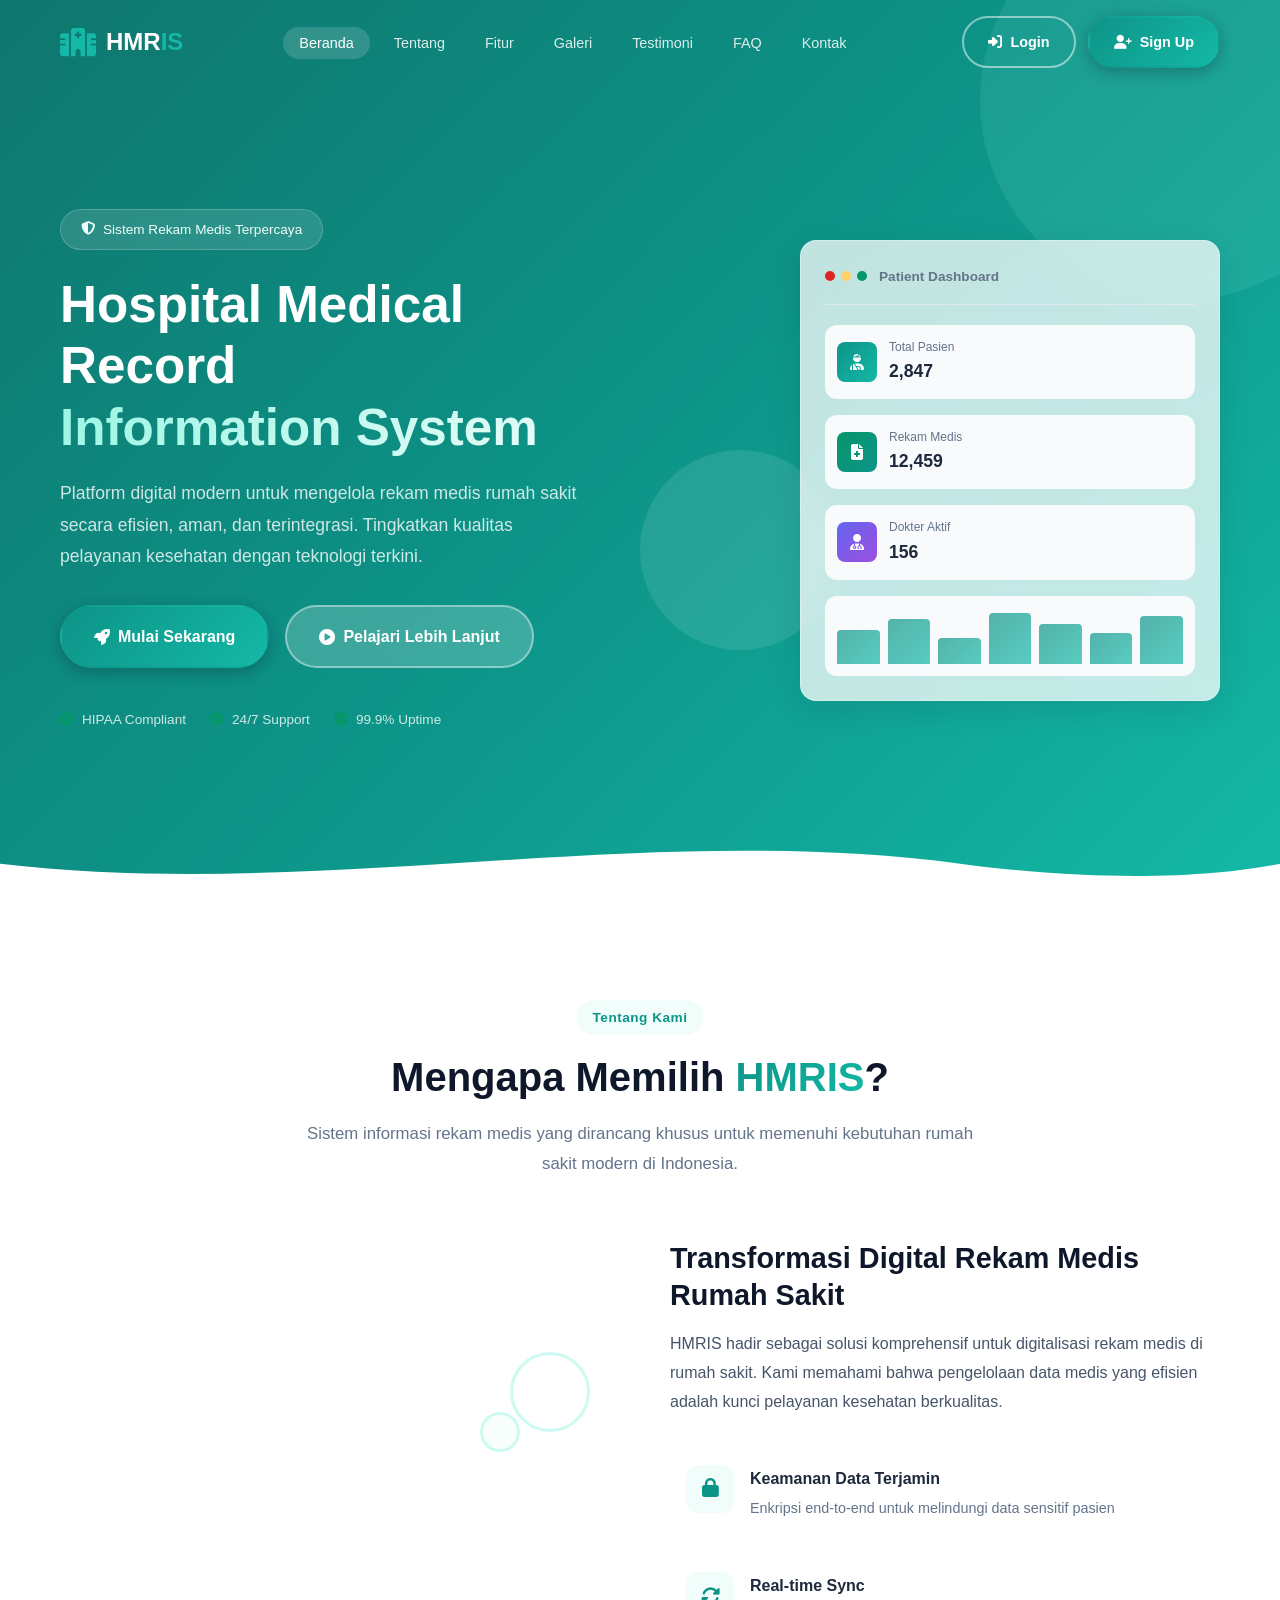
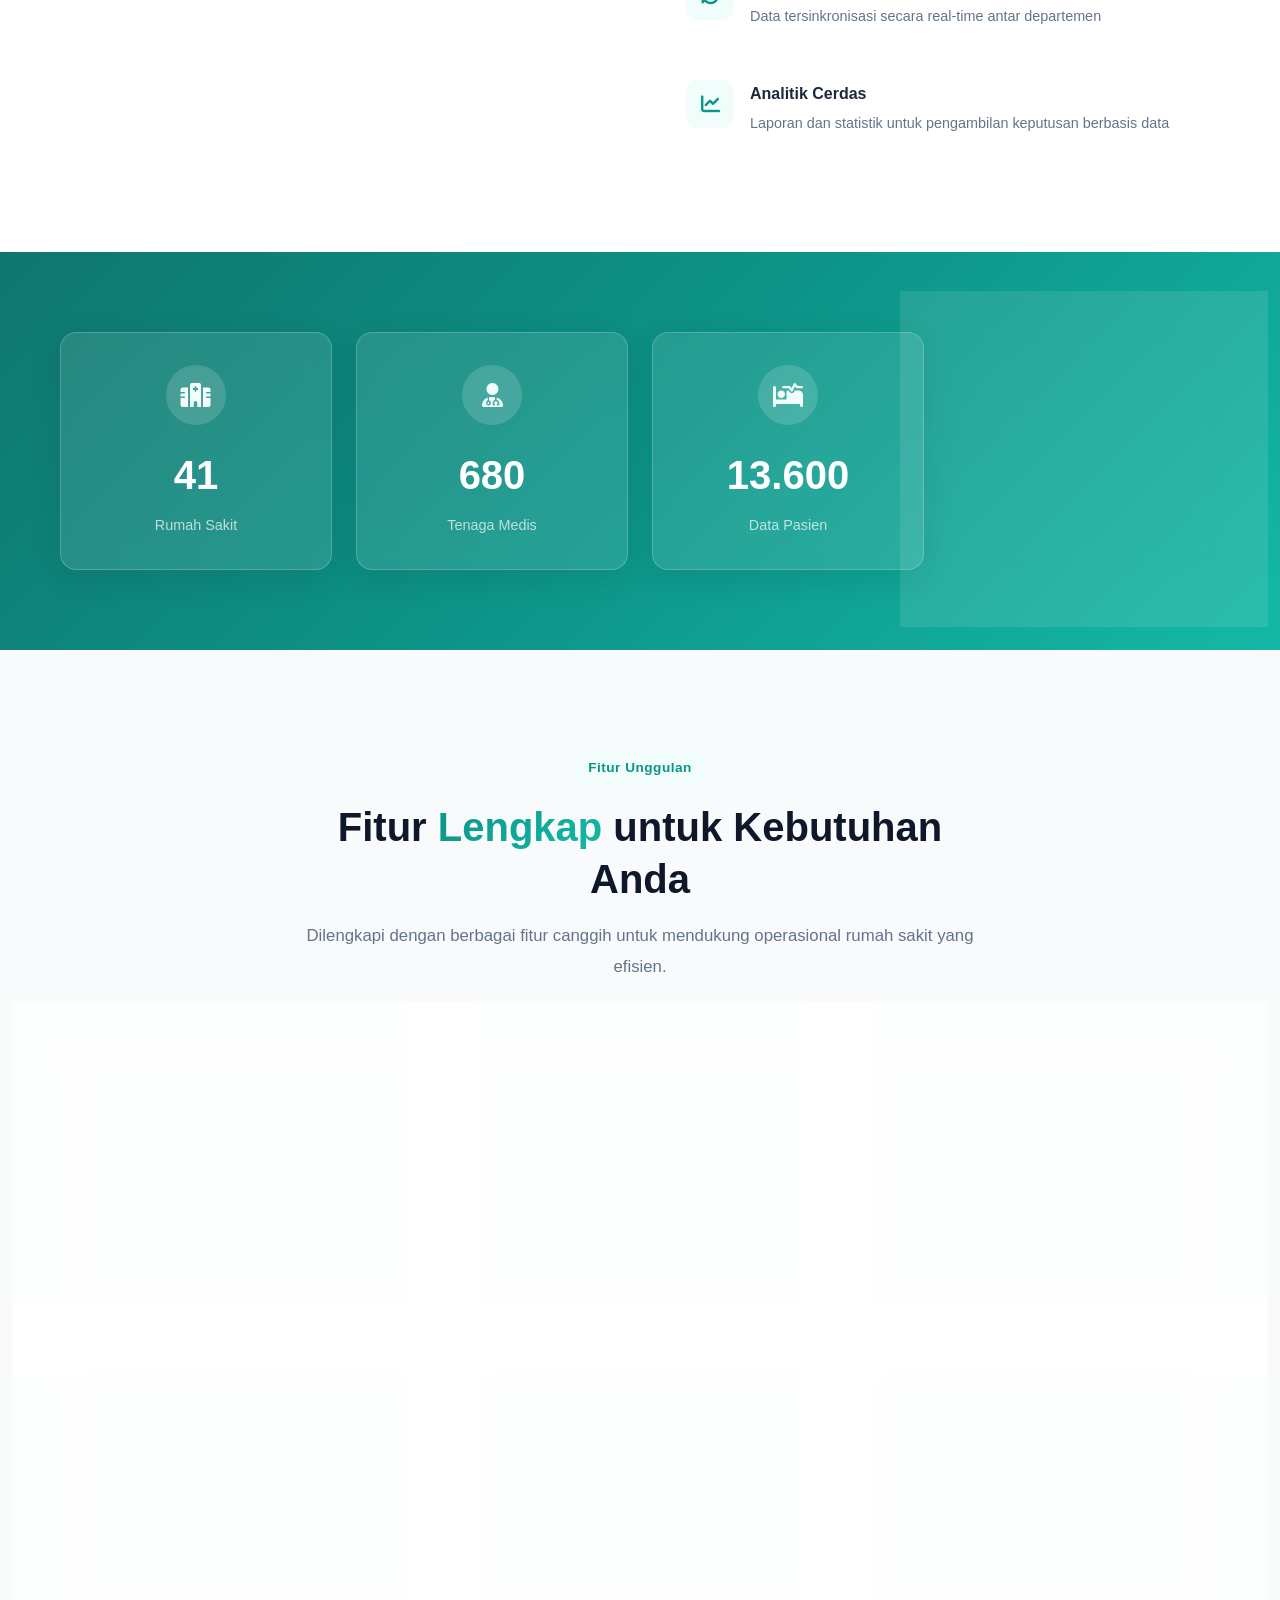
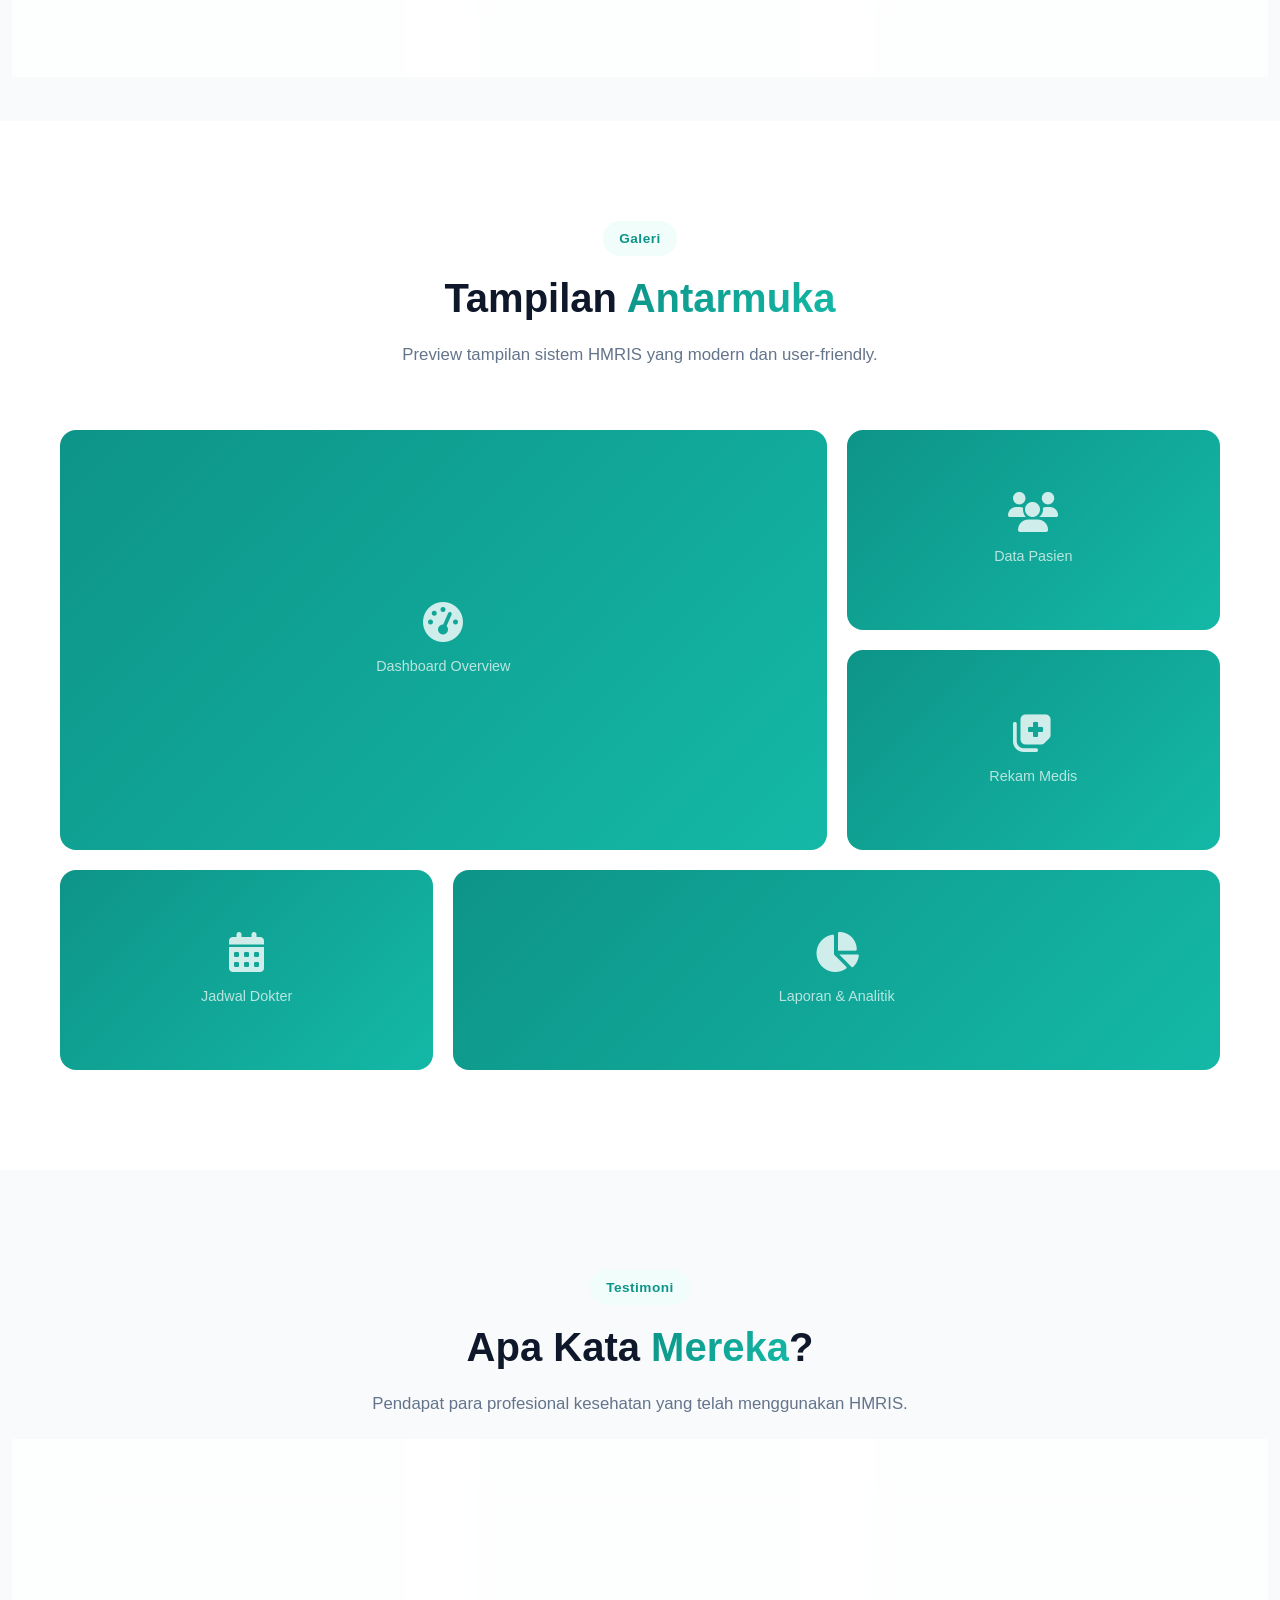
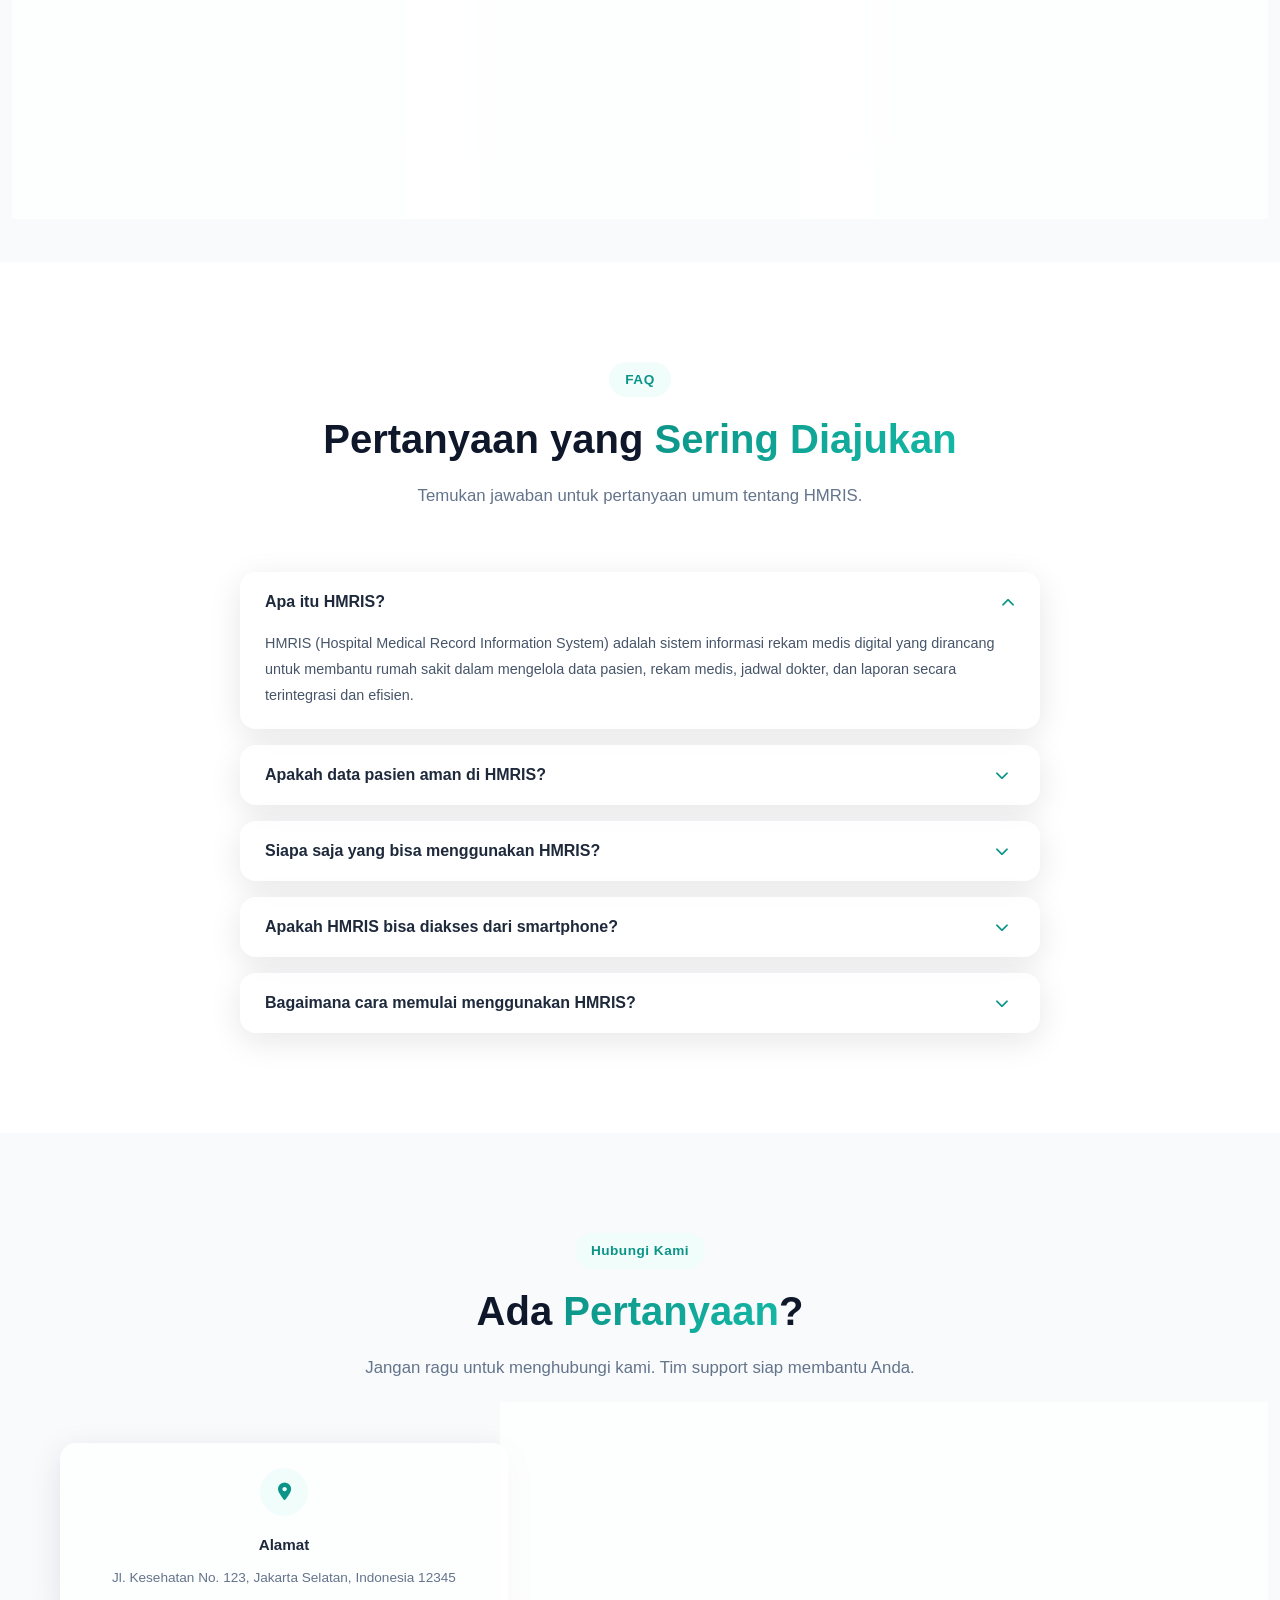
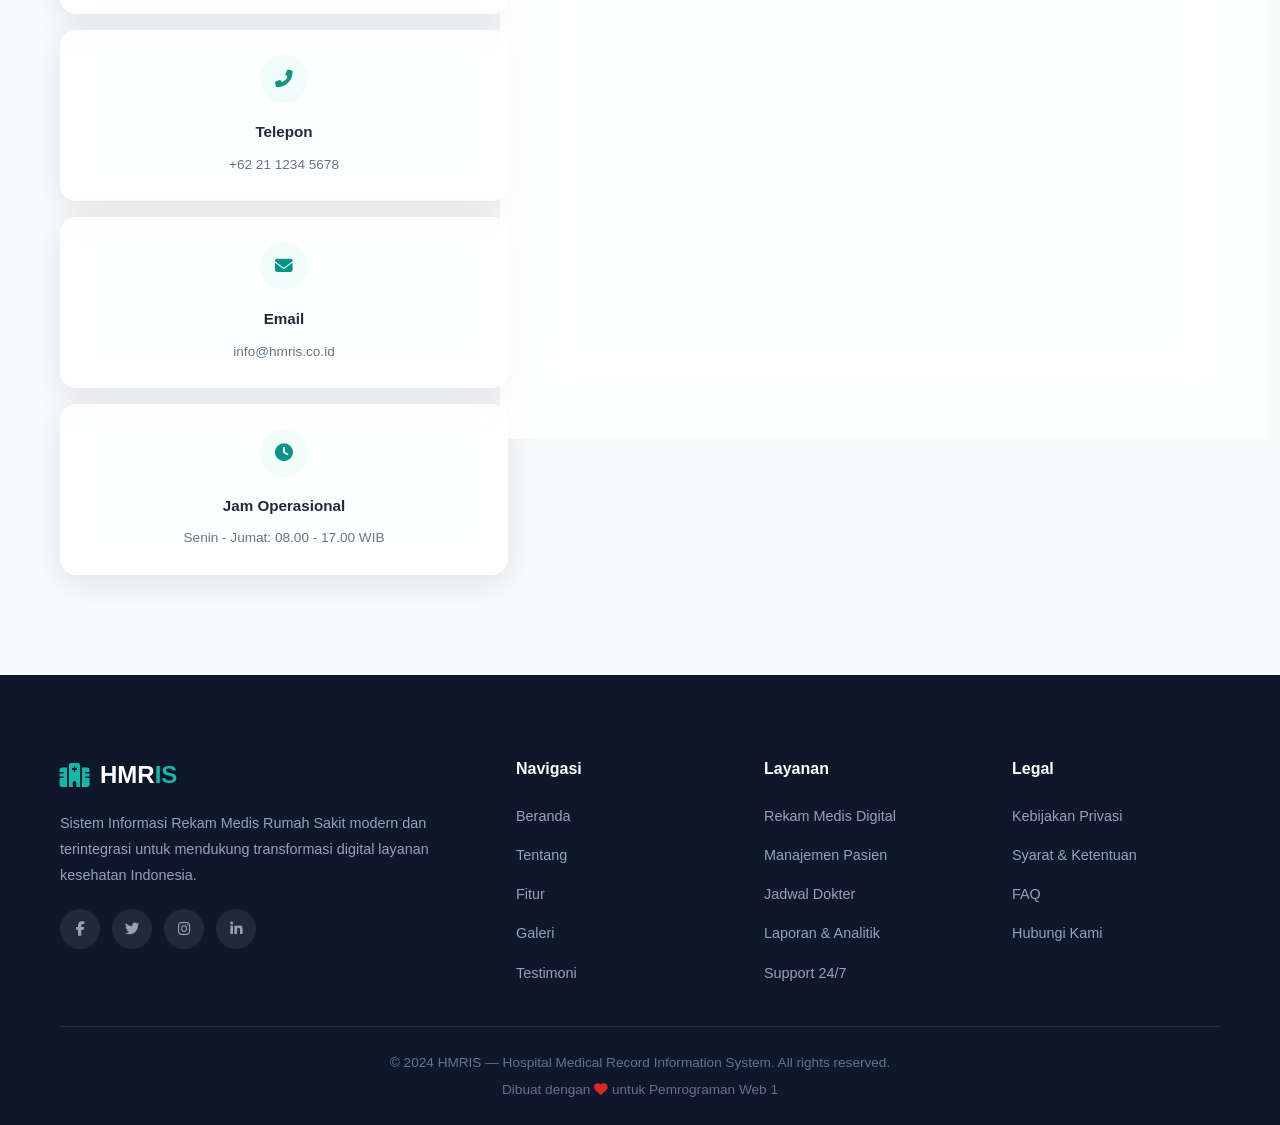
<file: index.html>
<!DOCTYPE html>
<html lang="id">
<head>
    <meta charset="UTF-8">
    <meta name="viewport" content="width=device-width, initial-scale=1.0">
    <meta name="description" content="Hospital Medical Record Information System - Sistem Informasi Rekam Medis Rumah Sakit Modern dan Profesional">
    <title>HMRIS - Hospital Medical Record Information System</title>
    <!-- Google Font Plus Jakarta Sans & Inter -->
    <link rel="preconnect" href="https://fonts.googleapis.com">
    <link rel="preconnect" href="https://fonts.gstatic.com" crossorigin>
    <link href="https://fonts.googleapis.com/css2?family=Inter:wght@400;500;600;700&family=Plus+Jakarta+Sans:wght@400;500;600;700;800&display=swap" rel="stylesheet">

    <!-- Font Awesome -->
    <link rel="stylesheet" href="https://cdnjs.cloudflare.com/ajax/libs/font-awesome/6.5.0/css/all.min.css">

    <!-- Custom CSS -->
    <link rel="stylesheet" href="assets/css/landing.css">

    <!-- Modern Executive Healthcare Design System -->
    <link rel="stylesheet" href="assets/css/theme.css">
</head>
<body>

    <!-- ==================== HEADER / NAVBAR ==================== -->
    <header class="header" id="header">
        <nav class="navbar">
            <div class="container nav-container">
                <!-- Logo -->
                <a href="landing.html" class="nav-logo">
                    <i class="fas fa-hospital"></i>
                    <span>HMR<span class="logo-highlight">IS</span></span>
                </a>

                <!-- Navigation Menu -->
                <ul class="nav-menu" id="nav-menu">
                    <li class="nav-item">
                        <a href="#home" class="nav-link active">Beranda</a>
                    </li>
                    <li class="nav-item">
                        <a href="#about" class="nav-link">Tentang</a>
                    </li>
                    <li class="nav-item">
                        <a href="#features" class="nav-link">Fitur</a>
                    </li>
                    <li class="nav-item">
                        <a href="#gallery" class="nav-link">Galeri</a>
                    </li>
                    <li class="nav-item">
                        <a href="#testimonials" class="nav-link">Testimoni</a>
                    </li>
                    <li class="nav-item">
                        <a href="#faq" class="nav-link">FAQ</a>
                    </li>
                    <li class="nav-item">
                        <a href="#contact" class="nav-link">Kontak</a>
                    </li>
                </ul>

                <!-- Auth Buttons -->
                <div class="nav-auth">
                    <a href="login.html" class="btn btn-outline">
                        <i class="fas fa-sign-in-alt"></i> Login
                    </a>
                    <a href="signup.html" class="btn btn-primary">
                        <i class="fas fa-user-plus"></i> Sign Up
                    </a>
                </div>

                <!-- Mobile Menu Toggle -->
                <button class="nav-toggle" id="nav-toggle" aria-label="Toggle navigation">
                    <span class="hamburger"></span>
                </button>
            </div>
        </nav>
    </header>

    <!-- ==================== HERO SECTION ==================== -->
    <section class="hero" id="home">
        <div class="hero-bg-shapes">
            <div class="shape shape-1"></div>
            <div class="shape shape-2"></div>
            <div class="shape shape-3"></div>
        </div>
        <div class="container hero-container">
            <div class="hero-content fade-in">
                <span class="hero-badge">
                    <i class="fas fa-shield-alt"></i> Sistem Rekam Medis Terpercaya
                </span>
                <h1 class="hero-title">
                    Hospital Medical Record
                    <span class="text-gradient">Information System</span>
                </h1>
                <p class="hero-description">
                    Platform digital modern untuk mengelola rekam medis rumah sakit secara efisien, aman, dan terintegrasi. Tingkatkan kualitas pelayanan kesehatan dengan teknologi terkini.
                </p>
                <div class="hero-buttons">
                    <a href="signup.html" class="btn btn-primary btn-lg">
                        <i class="fas fa-rocket"></i> Mulai Sekarang
                    </a>
                    <a href="#about" class="btn btn-glass btn-lg">
                        <i class="fas fa-play-circle"></i> Pelajari Lebih Lanjut
                    </a>
                </div>
                <div class="hero-stats-mini">
                    <div class="stat-mini">
                        <i class="fas fa-check-circle"></i>
                        <span>HIPAA Compliant</span>
                    </div>
                    <div class="stat-mini">
                        <i class="fas fa-check-circle"></i>
                        <span>24/7 Support</span>
                    </div>
                    <div class="stat-mini">
                        <i class="fas fa-check-circle"></i>
                        <span>99.9% Uptime</span>
                    </div>
                </div>
            </div>
            <div class="hero-image fade-in">
                <div class="hero-card glass-card">
                    <div class="hero-card-header">
                        <div class="card-dots">
                            <span class="dot dot-red"></span>
                            <span class="dot dot-yellow"></span>
                            <span class="dot dot-green"></span>
                        </div>
                        <span class="card-title">Patient Dashboard</span>
                    </div>
                    <div class="hero-card-body">
                        <div class="mock-stat">
                            <div class="mock-icon blue"><i class="fas fa-user-injured"></i></div>
                            <div class="mock-info">
                                <span class="mock-label">Total Pasien</span>
                                <span class="mock-value">2,847</span>
                            </div>
                        </div>
                        <div class="mock-stat">
                            <div class="mock-icon green"><i class="fas fa-file-medical"></i></div>
                            <div class="mock-info">
                                <span class="mock-label">Rekam Medis</span>
                                <span class="mock-value">12,459</span>
                            </div>
                        </div>
                        <div class="mock-stat">
                            <div class="mock-icon purple"><i class="fas fa-user-md"></i></div>
                            <div class="mock-info">
                                <span class="mock-label">Dokter Aktif</span>
                                <span class="mock-value">156</span>
                            </div>
                        </div>
                        <div class="mock-chart">
                            <div class="chart-bar" style="height: 60%"></div>
                            <div class="chart-bar" style="height: 80%"></div>
                            <div class="chart-bar" style="height: 45%"></div>
                            <div class="chart-bar" style="height: 90%"></div>
                            <div class="chart-bar" style="height: 70%"></div>
                            <div class="chart-bar" style="height: 55%"></div>
                            <div class="chart-bar" style="height: 85%"></div>
                        </div>
                    </div>
                </div>
            </div>
        </div>
        <div class="hero-wave">
            <svg viewBox="0 0 1440 120" preserveAspectRatio="none">
                <path d="M0,64 C360,120 720,0 1080,64 C1260,96 1380,80 1440,64 L1440,120 L0,120 Z" fill="#ffffff"/>
            </svg>
        </div>
    </section>

    <!-- ==================== ABOUT SECTION ==================== -->
    <section class="about section" id="about">
        <div class="container">
            <div class="section-header fade-in">
                <span class="section-badge">Tentang Kami</span>
                <h2 class="section-title">Mengapa Memilih <span class="text-gradient">HMRIS</span>?</h2>
                <p class="section-subtitle">
                    Sistem informasi rekam medis yang dirancang khusus untuk memenuhi kebutuhan rumah sakit modern di Indonesia.
                </p>
            </div>
            <div class="about-grid">
                <div class="about-image fade-in">
                    <div class="about-img-wrapper">
                        <div class="about-card glass-card">
                            <i class="fas fa-heartbeat"></i>
                            <h4>Healthcare Excellence</h4>
                            <p>Memberikan pelayanan terbaik untuk dunia kesehatan Indonesia</p>
                        </div>
                        <div class="about-decoration">
                            <div class="deco-circle"></div>
                            <div class="deco-circle small"></div>
                        </div>
                    </div>
                </div>
                <div class="about-content fade-in">
                    <h3 class="about-title">Transformasi Digital Rekam Medis Rumah Sakit</h3>
                    <p class="about-text">
                        HMRIS hadir sebagai solusi komprehensif untuk digitalisasi rekam medis di rumah sakit. Kami memahami bahwa pengelolaan data medis yang efisien adalah kunci pelayanan kesehatan berkualitas.
                    </p>
                    <div class="about-features">
                        <div class="about-feature-item">
                            <div class="feature-icon">
                                <i class="fas fa-lock"></i>
                            </div>
                            <div class="feature-text">
                                <h4>Keamanan Data Terjamin</h4>
                                <p>Enkripsi end-to-end untuk melindungi data sensitif pasien</p>
                            </div>
                        </div>
                        <div class="about-feature-item">
                            <div class="feature-icon">
                                <i class="fas fa-sync-alt"></i>
                            </div>
                            <div class="feature-text">
                                <h4>Real-time Sync</h4>
                                <p>Data tersinkronisasi secara real-time antar departemen</p>
                            </div>
                        </div>
                        <div class="about-feature-item">
                            <div class="feature-icon">
                                <i class="fas fa-chart-line"></i>
                            </div>
                            <div class="feature-text">
                                <h4>Analitik Cerdas</h4>
                                <p>Laporan dan statistik untuk pengambilan keputusan berbasis data</p>
                            </div>
                        </div>
                    </div>
                </div>
            </div>
        </div>
    </section>

    <!-- ==================== STATISTICS SECTION ==================== -->
    <section class="statistics section" id="statistics">
        <div class="container">
            <div class="stats-grid">
                <div class="stat-card glass-card fade-in">
                    <div class="stat-icon">
                        <i class="fas fa-hospital"></i>
                    </div>
                    <h3 class="stat-number counter" data-target="150">0</h3>
                    <p class="stat-label">Rumah Sakit</p>
                </div>
                <div class="stat-card glass-card fade-in">
                    <div class="stat-icon">
                        <i class="fas fa-user-md"></i>
                    </div>
                    <h3 class="stat-number counter" data-target="2500">0</h3>
                    <p class="stat-label">Tenaga Medis</p>
                </div>
                <div class="stat-card glass-card fade-in">
                    <div class="stat-icon">
                        <i class="fas fa-procedures"></i>
                    </div>
                    <h3 class="stat-number counter" data-target="50000">0</h3>
                    <p class="stat-label">Data Pasien</p>
                </div>
                <div class="stat-card glass-card fade-in">
                    <div class="stat-icon">
                        <i class="fas fa-award"></i>
                    </div>
                    <h3 class="stat-number counter" data-target="99">0</h3>
                    <p class="stat-label">% Kepuasan</p>
                </div>
            </div>
        </div>
    </section>

    <!-- ==================== FEATURES SECTION ==================== -->
    <section class="features section" id="features">
        <div class="container">
            <div class="section-header fade-in">
                <span class="section-badge">Fitur Unggulan</span>
                <h2 class="section-title">Fitur <span class="text-gradient">Lengkap</span> untuk Kebutuhan Anda</h2>
                <p class="section-subtitle">
                    Dilengkapi dengan berbagai fitur canggih untuk mendukung operasional rumah sakit yang efisien.
                </p>
            </div>
            <div class="features-grid">
                <div class="feature-card glass-card fade-in">
                    <div class="feature-card-icon blue">
                        <i class="fas fa-file-medical-alt"></i>
                    </div>
                    <h3 class="feature-card-title">Rekam Medis Digital</h3>
                    <p class="feature-card-desc">Kelola seluruh rekam medis pasien secara digital dengan mudah dan aman.</p>
                    <a href="#" class="feature-card-link">
                        Selengkapnya <i class="fas fa-arrow-right"></i>
                    </a>
                </div>
                <div class="feature-card glass-card fade-in">
                    <div class="feature-card-icon green">
                        <i class="fas fa-calendar-check"></i>
                    </div>
                    <h3 class="feature-card-title">Jadwal & Antrian</h3>
                    <p class="feature-card-desc">Sistem antrian online dan manajemen jadwal praktik dokter yang terintegrasi.</p>
                    <a href="#" class="feature-card-link">
                        Selengkapnya <i class="fas fa-arrow-right"></i>
                    </a>
                </div>
                <div class="feature-card glass-card fade-in">
                    <div class="feature-card-icon purple">
                        <i class="fas fa-chart-bar"></i>
                    </div>
                    <h3 class="feature-card-title">Laporan & Analitik</h3>
                    <p class="feature-card-desc">Dashboard analitik dengan grafik interaktif untuk monitoring performa.</p>
                    <a href="#" class="feature-card-link">
                        Selengkapnya <i class="fas fa-arrow-right"></i>
                    </a>
                </div>
                <div class="feature-card glass-card fade-in">
                    <div class="feature-card-icon orange">
                        <i class="fas fa-pills"></i>
                    </div>
                    <h3 class="feature-card-title">Manajemen Farmasi</h3>
                    <p class="feature-card-desc">Kelola stok obat, resep elektronik, dan inventaris farmasi secara real-time.</p>
                    <a href="#" class="feature-card-link">
                        Selengkapnya <i class="fas fa-arrow-right"></i>
                    </a>
                </div>
                <div class="feature-card glass-card fade-in">
                    <div class="feature-card-icon red">
                        <i class="fas fa-user-shield"></i>
                    </div>
                    <h3 class="feature-card-title">Role-Based Access</h3>
                    <p class="feature-card-desc">Kontrol akses berbasis peran untuk keamanan data yang optimal.</p>
                    <a href="#" class="feature-card-link">
                        Selengkapnya <i class="fas fa-arrow-right"></i>
                    </a>
                </div>
                <div class="feature-card glass-card fade-in">
                    <div class="feature-card-icon teal">
                        <i class="fas fa-mobile-alt"></i>
                    </div>
                    <h3 class="feature-card-title">Responsive Design</h3>
                    <p class="feature-card-desc">Akses dari perangkat manapun — desktop, tablet, maupun smartphone.</p>
                    <a href="#" class="feature-card-link">
                        Selengkapnya <i class="fas fa-arrow-right"></i>
                    </a>
                </div>
            </div>
        </div>
    </section>

    <!-- ==================== GALLERY SECTION ==================== -->
    <section class="gallery section" id="gallery">
        <div class="container">
            <div class="section-header fade-in">
                <span class="section-badge">Galeri</span>
                <h2 class="section-title">Tampilan <span class="text-gradient">Antarmuka</span></h2>
                <p class="section-subtitle">
                    Preview tampilan sistem HMRIS yang modern dan user-friendly.
                </p>
            </div>
            <div class="gallery-grid">
                <div class="gallery-item gallery-item-large fade-in">
                    <div class="gallery-img">
                        <div class="gallery-placeholder">
                            <i class="fas fa-tachometer-alt"></i>
                            <span>Dashboard Overview</span>
                        </div>
                    </div>
                    <div class="gallery-overlay">
                        <h4>Dashboard Utama</h4>
                        <p>Tampilan dashboard dengan statistik real-time</p>
                    </div>
                </div>
                <div class="gallery-item fade-in">
                    <div class="gallery-img">
                        <div class="gallery-placeholder">
                            <i class="fas fa-users"></i>
                            <span>Data Pasien</span>
                        </div>
                    </div>
                    <div class="gallery-overlay">
                        <h4>Manajemen Pasien</h4>
                        <p>Kelola data pasien dengan mudah</p>
                    </div>
                </div>
                <div class="gallery-item fade-in">
                    <div class="gallery-img">
                        <div class="gallery-placeholder">
                            <i class="fas fa-notes-medical"></i>
                            <span>Rekam Medis</span>
                        </div>
                    </div>
                    <div class="gallery-overlay">
                        <h4>Rekam Medis</h4>
                        <p>Catat dan akses riwayat medis</p>
                    </div>
                </div>
                <div class="gallery-item fade-in">
                    <div class="gallery-img">
                        <div class="gallery-placeholder">
                            <i class="fas fa-calendar-alt"></i>
                            <span>Jadwal Dokter</span>
                        </div>
                    </div>
                    <div class="gallery-overlay">
                        <h4>Jadwal Praktik</h4>
                        <p>Atur jadwal dokter terintegrasi</p>
                    </div>
                </div>
                <div class="gallery-item gallery-item-wide fade-in">
                    <div class="gallery-img">
                        <div class="gallery-placeholder">
                            <i class="fas fa-chart-pie"></i>
                            <span>Laporan & Analitik</span>
                        </div>
                    </div>
                    <div class="gallery-overlay">
                        <h4>Laporan Analitik</h4>
                        <p>Grafik dan statistik performa rumah sakit</p>
                    </div>
                </div>
            </div>
        </div>
    </section>

    <!-- ==================== TESTIMONIALS SECTION ==================== -->
    <section class="testimonials section" id="testimonials">
        <div class="container">
            <div class="section-header fade-in">
                <span class="section-badge">Testimoni</span>
                <h2 class="section-title">Apa Kata <span class="text-gradient">Mereka</span>?</h2>
                <p class="section-subtitle">
                    Pendapat para profesional kesehatan yang telah menggunakan HMRIS.
                </p>
            </div>
            <div class="testimonials-grid">
                <div class="testimonial-card glass-card fade-in">
                    <div class="testimonial-rating">
                        <i class="fas fa-star"></i>
                        <i class="fas fa-star"></i>
                        <i class="fas fa-star"></i>
                        <i class="fas fa-star"></i>
                        <i class="fas fa-star"></i>
                    </div>
                    <p class="testimonial-text">
                        "HMRIS sangat membantu kami dalam mengelola rekam medis pasien. Proses yang sebelumnya memakan waktu berjam-jam kini bisa selesai dalam hitungan menit."
                    </p>
                    <div class="testimonial-author">
                        <div class="author-avatar">
                            <i class="fas fa-user-md"></i>
                        </div>
                        <div class="author-info">
                            <h4>dr. Ahmad Fauzi</h4>
                            <span>Dokter Spesialis Internal</span>
                        </div>
                    </div>
                </div>
                <div class="testimonial-card glass-card fade-in">
                    <div class="testimonial-rating">
                        <i class="fas fa-star"></i>
                        <i class="fas fa-star"></i>
                        <i class="fas fa-star"></i>
                        <i class="fas fa-star"></i>
                        <i class="fas fa-star"></i>
                    </div>
                    <p class="testimonial-text">
                        "Interface-nya sangat intuitif dan mudah digunakan. Tim IT kami tidak memerlukan pelatihan khusus untuk mengoperasikannya. Sangat recommended!"
                    </p>
                    <div class="testimonial-author">
                        <div class="author-avatar">
                            <i class="fas fa-user-nurse"></i>
                        </div>
                        <div class="author-info">
                            <h4>Siti Nurhaliza, A.Md.Kep</h4>
                            <span>Kepala Perawat</span>
                        </div>
                    </div>
                </div>
                <div class="testimonial-card glass-card fade-in">
                    <div class="testimonial-rating">
                        <i class="fas fa-star"></i>
                        <i class="fas fa-star"></i>
                        <i class="fas fa-star"></i>
                        <i class="fas fa-star"></i>
                        <i class="fas fa-star-half-alt"></i>
                    </div>
                    <p class="testimonial-text">
                        "Fitur laporan dan analitiknya sangat membantu manajemen dalam mengambil keputusan berbasis data. ROI rumah sakit kami meningkat signifikan."
                    </p>
                    <div class="testimonial-author">
                        <div class="author-avatar">
                            <i class="fas fa-user-tie"></i>
                        </div>
                        <div class="author-info">
                            <h4>Dr. Budi Santoso, M.Kes</h4>
                            <span>Direktur RS Harapan Sehat</span>
                        </div>
                    </div>
                </div>
            </div>
        </div>
    </section>

    <!-- ==================== FAQ SECTION ==================== -->
    <section class="faq section" id="faq">
        <div class="container">
            <div class="section-header fade-in">
                <span class="section-badge">FAQ</span>
                <h2 class="section-title">Pertanyaan yang <span class="text-gradient">Sering Diajukan</span></h2>
                <p class="section-subtitle">
                    Temukan jawaban untuk pertanyaan umum tentang HMRIS.
                </p>
            </div>
            <div class="faq-container">
                <div class="faq-item glass-card fade-in">
                    <button class="faq-question" aria-expanded="false">
                        <span>Apa itu HMRIS?</span>
                        <i class="fas fa-chevron-down"></i>
                    </button>
                    <div class="faq-answer">
                        <p>HMRIS (Hospital Medical Record Information System) adalah sistem informasi rekam medis digital yang dirancang untuk membantu rumah sakit dalam mengelola data pasien, rekam medis, jadwal dokter, dan laporan secara terintegrasi dan efisien.</p>
                    </div>
                </div>
                <div class="faq-item glass-card fade-in">
                    <button class="faq-question" aria-expanded="false">
                        <span>Apakah data pasien aman di HMRIS?</span>
                        <i class="fas fa-chevron-down"></i>
                    </button>
                    <div class="faq-answer">
                        <p>Ya, keamanan data adalah prioritas utama kami. HMRIS menggunakan enkripsi data, sistem autentikasi berlapis, dan kontrol akses berbasis peran (RBAC) untuk memastikan data pasien terlindungi dengan baik.</p>
                    </div>
                </div>
                <div class="faq-item glass-card fade-in">
                    <button class="faq-question" aria-expanded="false">
                        <span>Siapa saja yang bisa menggunakan HMRIS?</span>
                        <i class="fas fa-chevron-down"></i>
                    </button>
                    <div class="faq-answer">
                        <p>HMRIS memiliki 4 role pengguna: Admin (pengelola sistem), Dokter (akses rekam medis & jadwal), Perawat (akses data pasien & antrian), dan Pasien (akses data pribadi & riwayat medis sendiri).</p>
                    </div>
                </div>
                <div class="faq-item glass-card fade-in">
                    <button class="faq-question" aria-expanded="false">
                        <span>Apakah HMRIS bisa diakses dari smartphone?</span>
                        <i class="fas fa-chevron-down"></i>
                    </button>
                    <div class="faq-answer">
                        <p>Tentu saja! HMRIS dirancang dengan pendekatan mobile-first dan fully responsive, sehingga dapat diakses dengan optimal dari perangkat desktop, tablet, maupun smartphone.</p>
                    </div>
                </div>
                <div class="faq-item glass-card fade-in">
                    <button class="faq-question" aria-expanded="false">
                        <span>Bagaimana cara memulai menggunakan HMRIS?</span>
                        <i class="fas fa-chevron-down"></i>
                    </button>
                    <div class="faq-answer">
                        <p>Anda cukup mendaftar akun melalui halaman Sign Up, kemudian login untuk mengakses dashboard. Untuk implementasi di rumah sakit, tim kami akan membantu proses setup dan migrasi data.</p>
                    </div>
                </div>
            </div>
        </div>
    </section>

    <!-- ==================== CONTACT SECTION ==================== -->
    <section class="contact section" id="contact">
        <div class="container">
            <div class="section-header fade-in">
                <span class="section-badge">Hubungi Kami</span>
                <h2 class="section-title">Ada <span class="text-gradient">Pertanyaan</span>?</h2>
                <p class="section-subtitle">
                    Jangan ragu untuk menghubungi kami. Tim support siap membantu Anda.
                </p>
            </div>
            <div class="contact-grid">
                <div class="contact-info fade-in">
                    <div class="contact-card glass-card">
                        <div class="contact-icon">
                            <i class="fas fa-map-marker-alt"></i>
                        </div>
                        <h4>Alamat</h4>
                        <p>Jl. Kesehatan No. 123, Jakarta Selatan, Indonesia 12345</p>
                    </div>
                    <div class="contact-card glass-card">
                        <div class="contact-icon">
                            <i class="fas fa-phone-alt"></i>
                        </div>
                        <h4>Telepon</h4>
                        <p>+62 21 1234 5678</p>
                    </div>
                    <div class="contact-card glass-card">
                        <div class="contact-icon">
                            <i class="fas fa-envelope"></i>
                        </div>
                        <h4>Email</h4>
                        <p>info@hmris.co.id</p>
                    </div>
                    <div class="contact-card glass-card">
                        <div class="contact-icon">
                            <i class="fas fa-clock"></i>
                        </div>
                        <h4>Jam Operasional</h4>
                        <p>Senin - Jumat: 08.00 - 17.00 WIB</p>
                    </div>
                </div>
                <div class="contact-form-wrapper fade-in">
                    <form class="contact-form glass-card" id="contactForm">
                        <h3 class="form-title">Kirim Pesan</h3>
                        <div class="form-row">
                            <div class="form-group">
                                <label for="name">Nama Lengkap</label>
                                <input type="text" id="name" name="name" placeholder="Masukkan nama Anda" required>
                            </div>
                            <div class="form-group">
                                <label for="email">Email</label>
                                <input type="email" id="email" name="email" placeholder="Masukkan email Anda" required>
                            </div>
                        </div>
                        <div class="form-group">
                            <label for="subject">Subjek</label>
                            <input type="text" id="subject" name="subject" placeholder="Subjek pesan" required>
                        </div>
                        <div class="form-group">
                            <label for="message">Pesan</label>
                            <textarea id="message" name="message" rows="5" placeholder="Tulis pesan Anda di sini..." required></textarea>
                        </div>
                        <button type="submit" class="btn btn-primary btn-block">
                            <i class="fas fa-paper-plane"></i> Kirim Pesan
                        </button>
                    </form>
                </div>
            </div>
        </div>
    </section>

    <!-- ==================== FOOTER ==================== -->
    <footer class="footer">
        <div class="container">
            <div class="footer-grid">
                <div class="footer-brand">
                    <a href="landing.html" class="footer-logo">
                        <i class="fas fa-hospital"></i>
                        <span>HMR<span class="logo-highlight">IS</span></span>
                    </a>
                    <p class="footer-desc">
                        Sistem Informasi Rekam Medis Rumah Sakit modern dan terintegrasi untuk mendukung transformasi digital layanan kesehatan Indonesia.
                    </p>
                    <div class="footer-socials">
                        <a href="#" class="social-link" aria-label="Facebook"><i class="fab fa-facebook-f"></i></a>
                        <a href="#" class="social-link" aria-label="Twitter"><i class="fab fa-twitter"></i></a>
                        <a href="#" class="social-link" aria-label="Instagram"><i class="fab fa-instagram"></i></a>
                        <a href="#" class="social-link" aria-label="LinkedIn"><i class="fab fa-linkedin-in"></i></a>
                    </div>
                </div>
                <div class="footer-links">
                    <h4>Navigasi</h4>
                    <ul>
                        <li><a href="#home">Beranda</a></li>
                        <li><a href="#about">Tentang</a></li>
                        <li><a href="#features">Fitur</a></li>
                        <li><a href="#gallery">Galeri</a></li>
                        <li><a href="#testimonials">Testimoni</a></li>
                    </ul>
                </div>
                <div class="footer-links">
                    <h4>Layanan</h4>
                    <ul>
                        <li><a href="#">Rekam Medis Digital</a></li>
                        <li><a href="#">Manajemen Pasien</a></li>
                        <li><a href="#">Jadwal Dokter</a></li>
                        <li><a href="#">Laporan & Analitik</a></li>
                        <li><a href="#">Support 24/7</a></li>
                    </ul>
                </div>
                <div class="footer-links">
                    <h4>Legal</h4>
                    <ul>
                        <li><a href="#">Kebijakan Privasi</a></li>
                        <li><a href="#">Syarat & Ketentuan</a></li>
                        <li><a href="#">FAQ</a></li>
                        <li><a href="#">Hubungi Kami</a></li>
                    </ul>
                </div>
            </div>
            <div class="footer-bottom">
                <p>&copy; 2024 HMRIS — Hospital Medical Record Information System. All rights reserved.</p>
                <p>Dibuat dengan <i class="fas fa-heart text-danger"></i> untuk Pemrograman Web 1</p>
            </div>
        </div>
    </footer>

    <!-- ==================== BACK TO TOP BUTTON ==================== -->
    <button class="back-to-top" id="backToTop" aria-label="Back to top">
        <i class="fas fa-chevron-up"></i>
    </button>

    <!-- Custom JS -->
    <script src="assets/js/landing.js"></script>
</body>
</html>
</file>
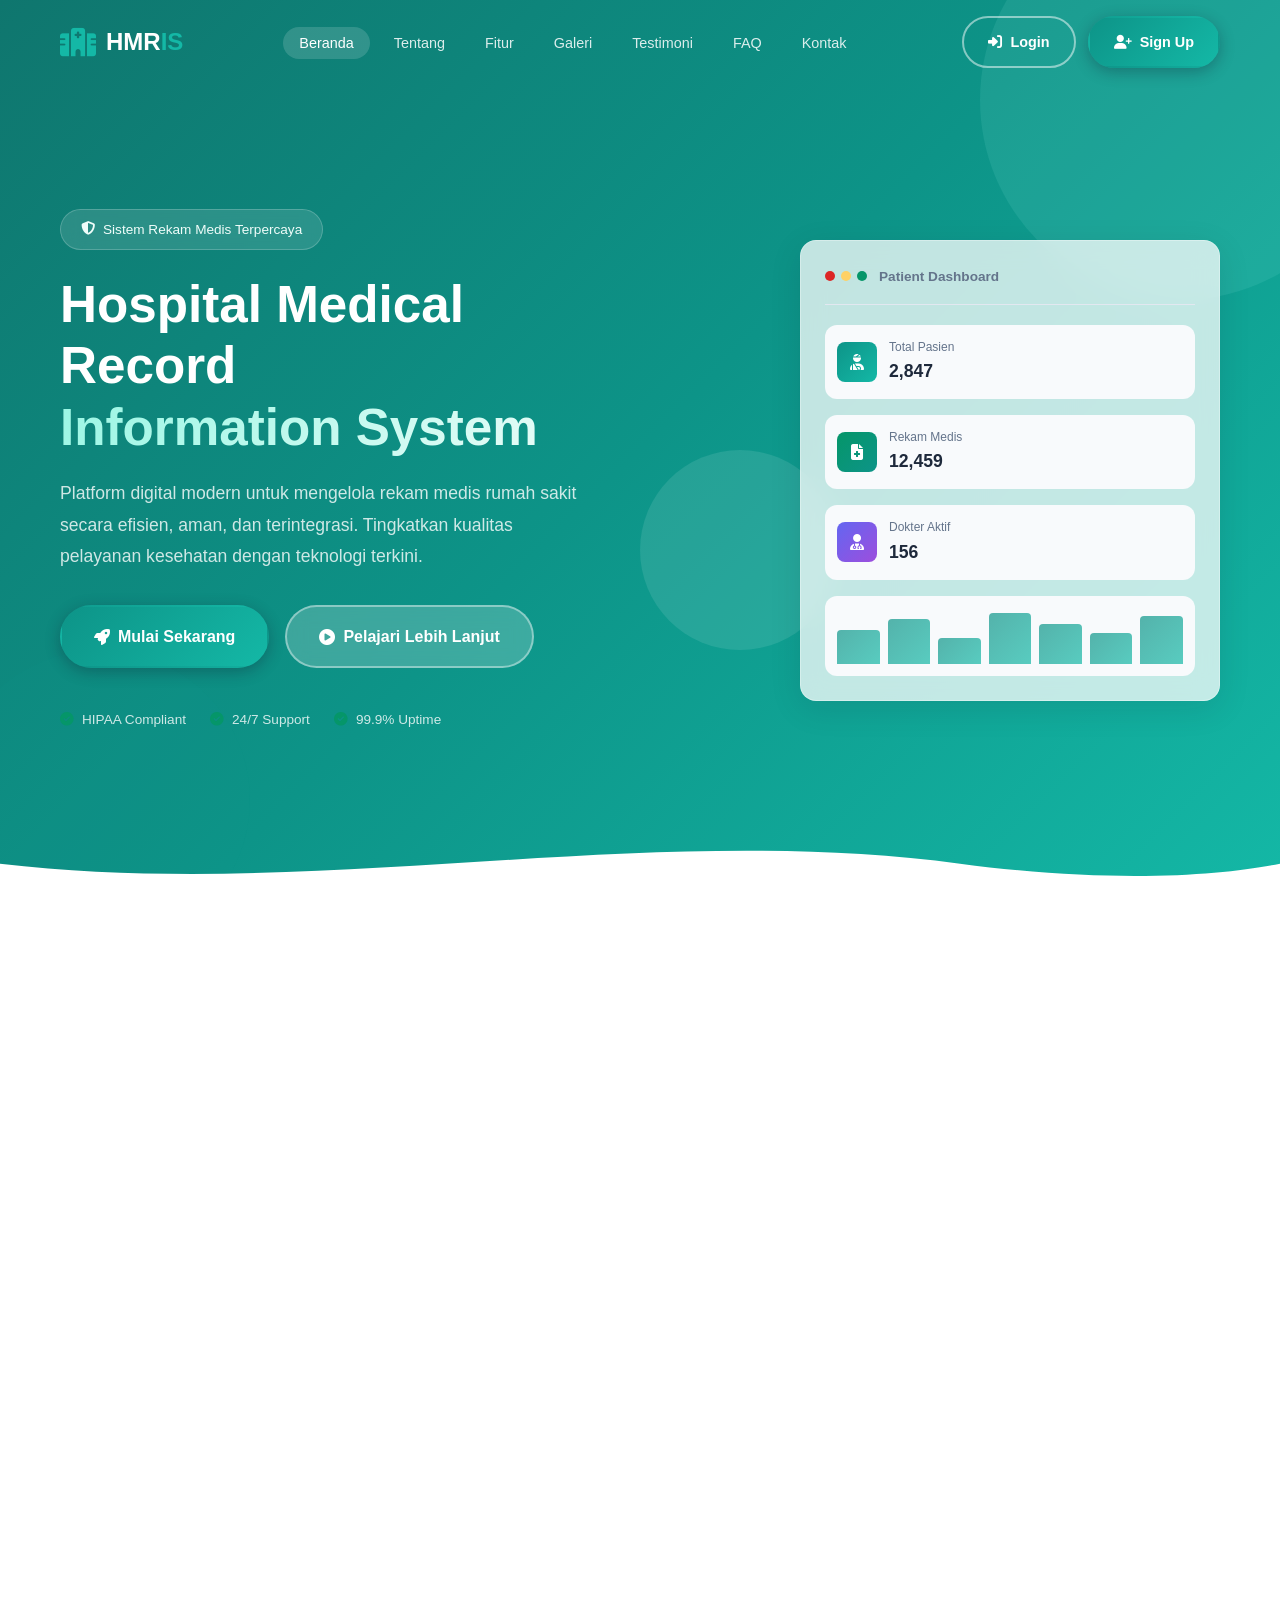
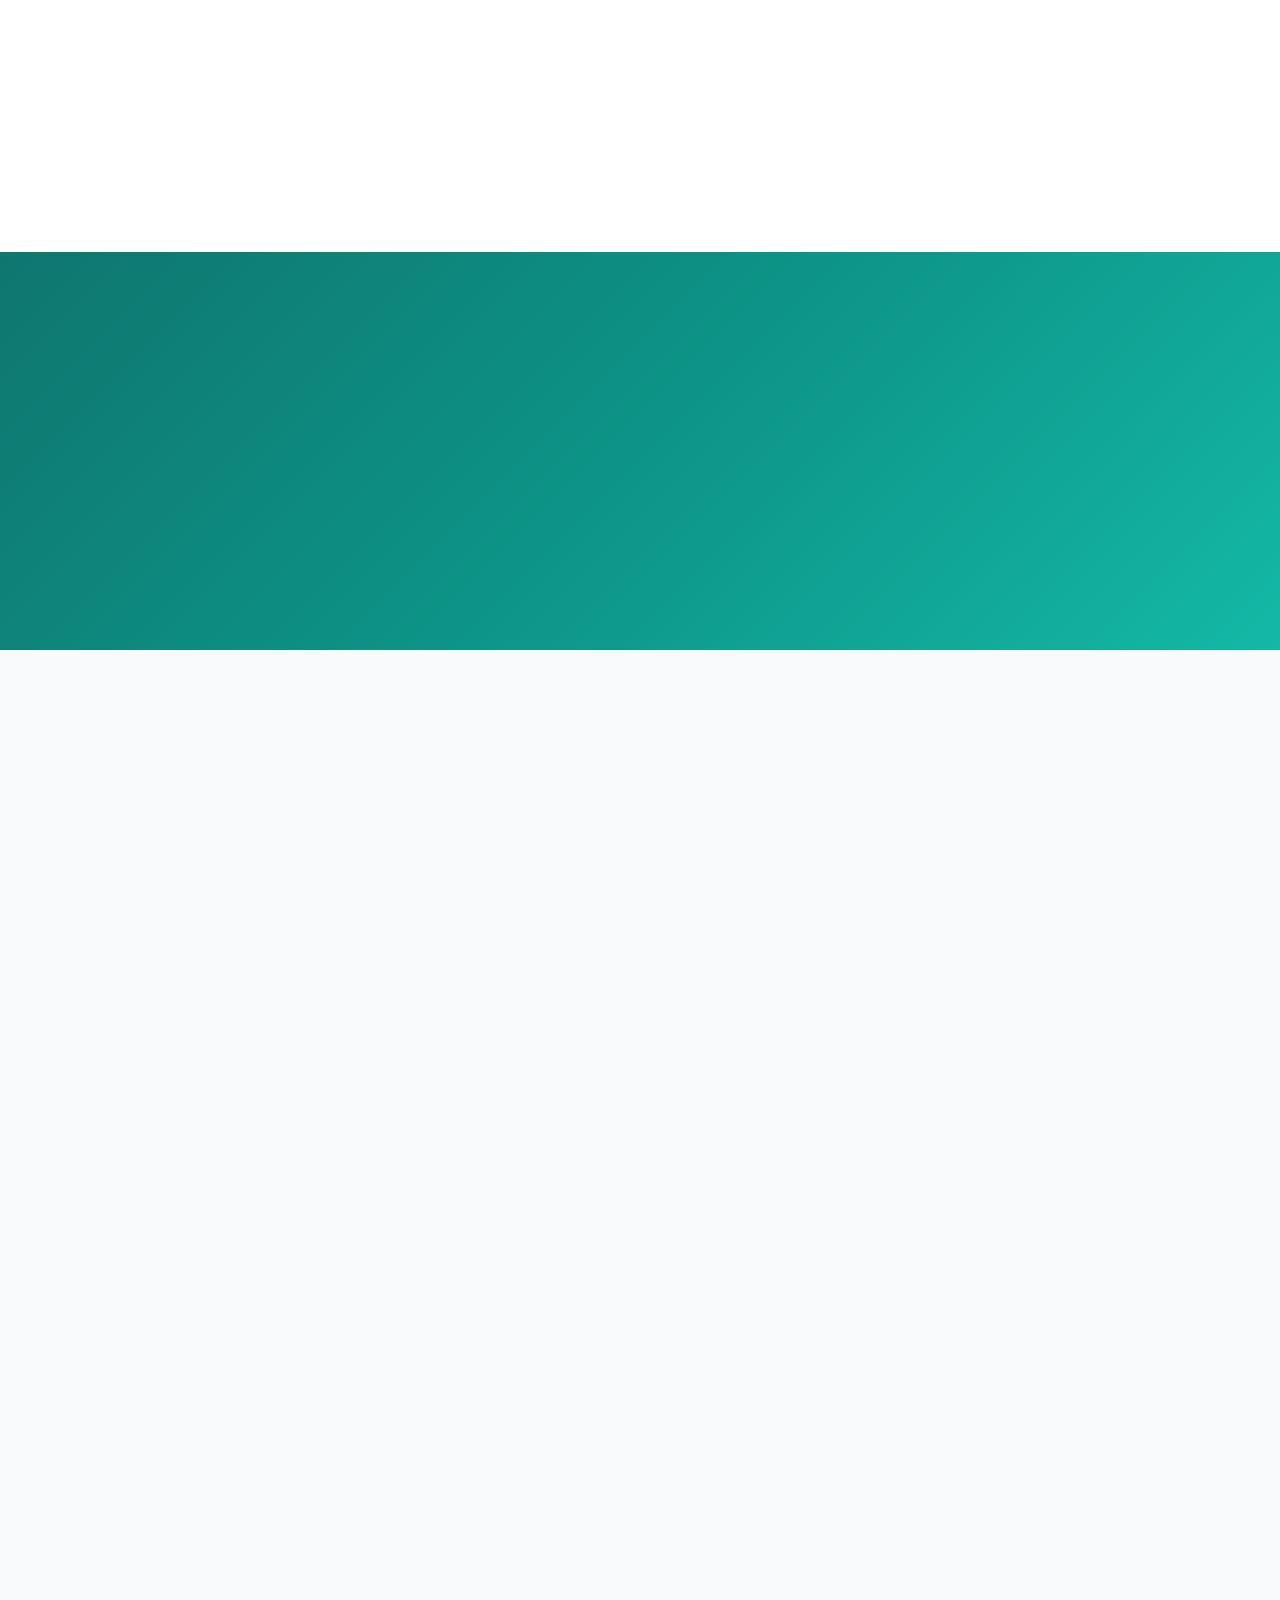
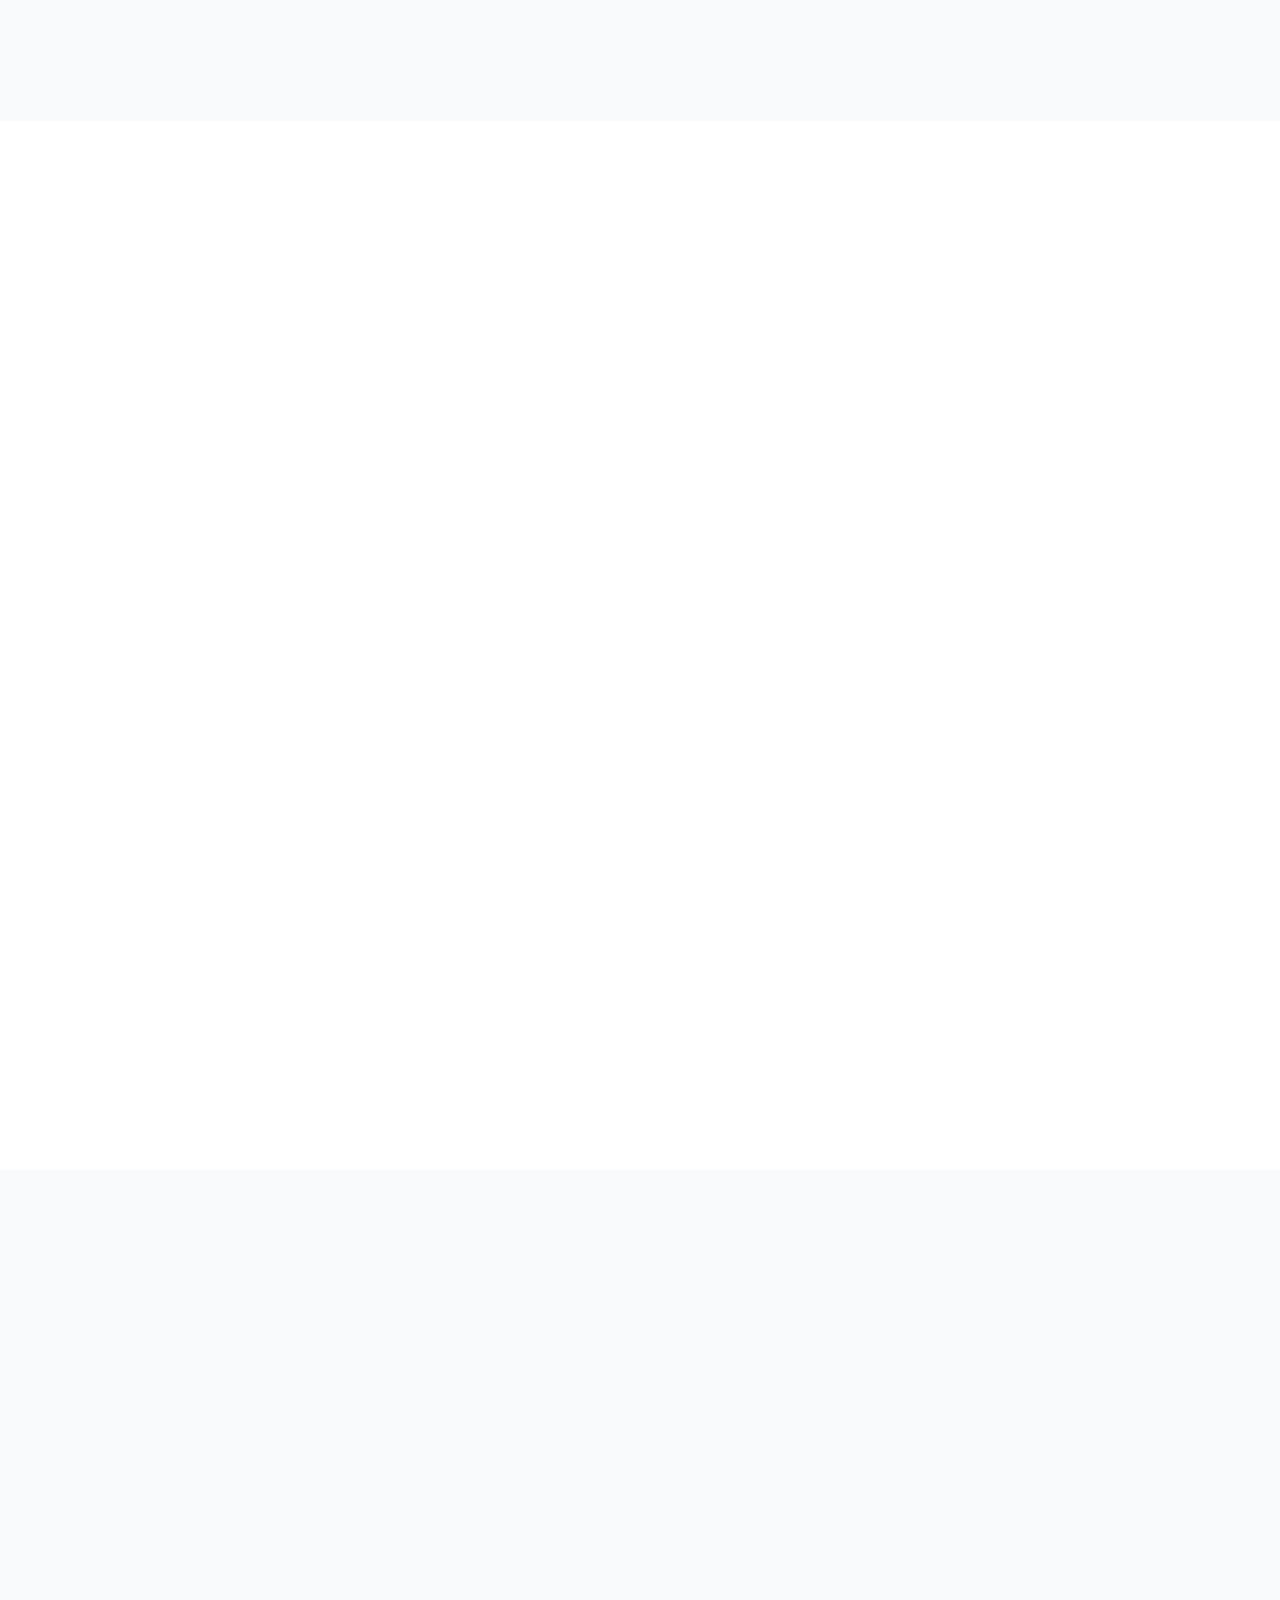
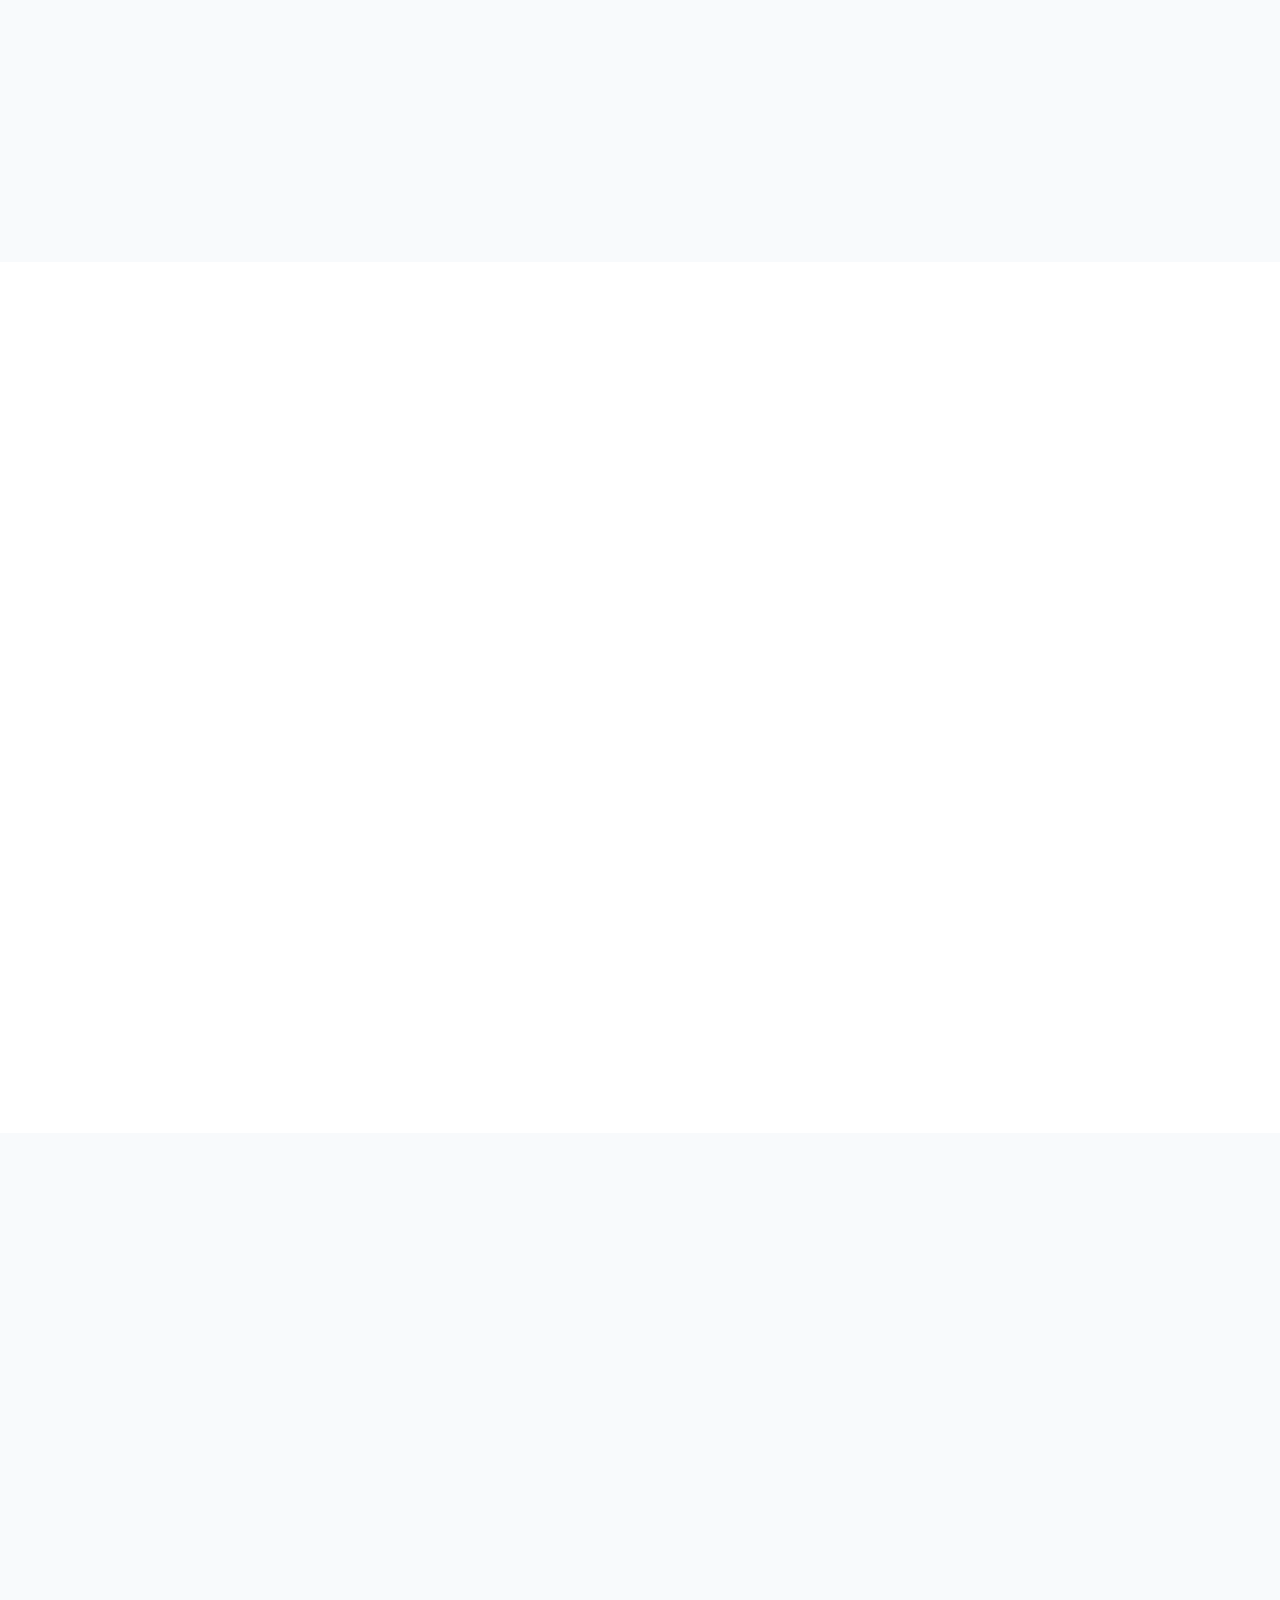
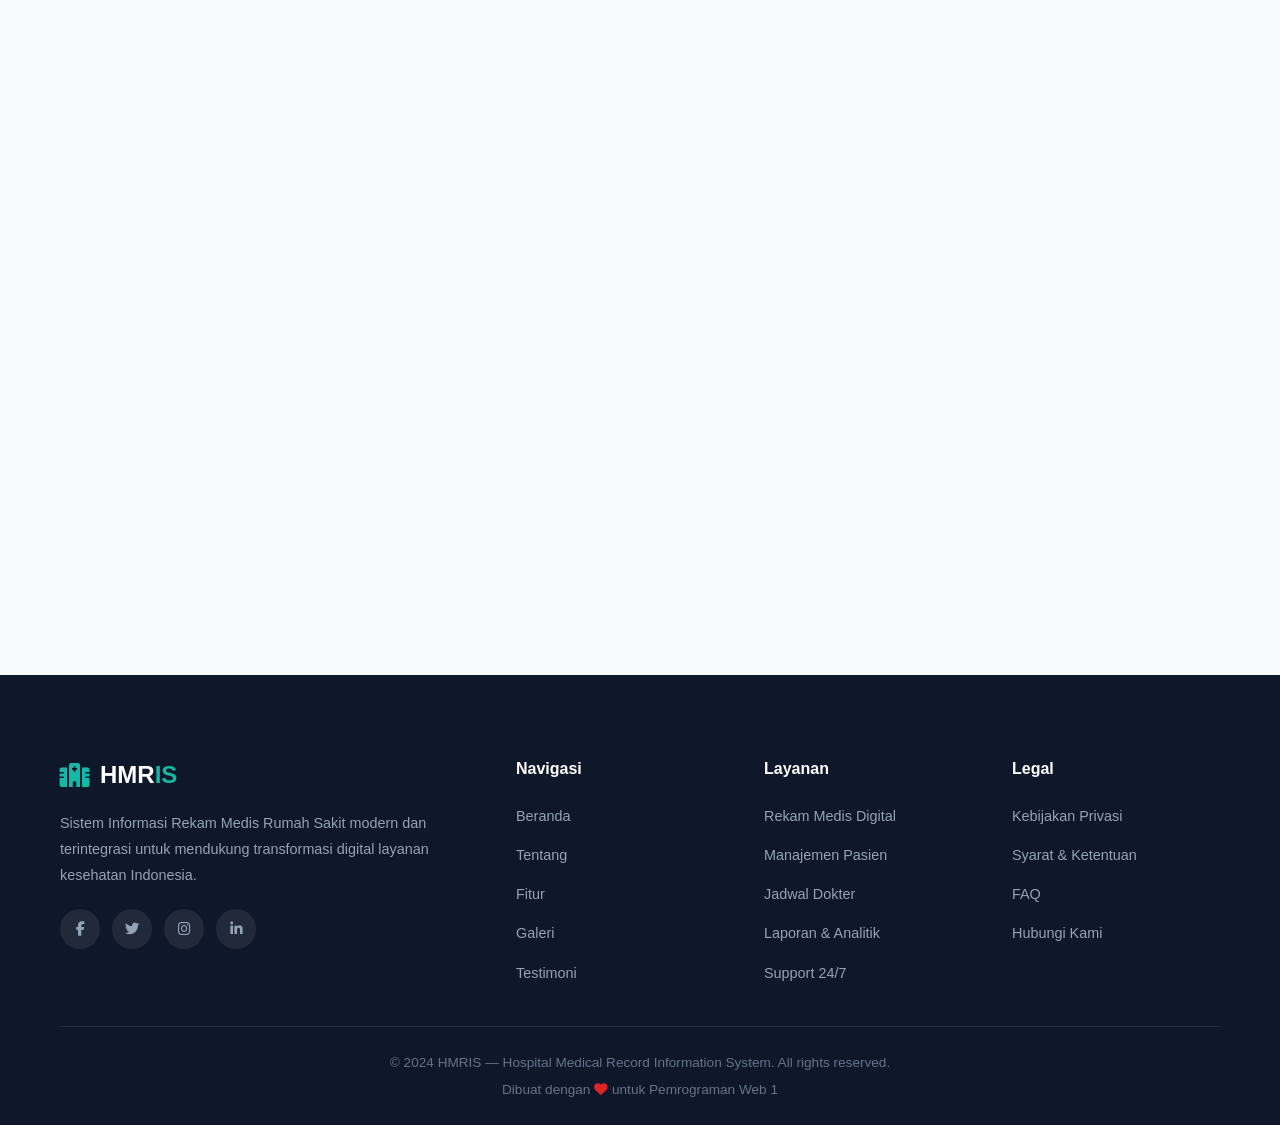
<file: pages/dashboard/index.html>
<!DOCTYPE html>
<html lang="id">
<head>
    <meta charset="UTF-8">
    <meta name="viewport" content="width=device-width, initial-scale=1.0">
    <meta name="description" content="Dashboard - Hospital Medical Record Information System">
    <title>Dashboard - HMRIS</title>
    <!-- Google Font Plus Jakarta Sans & Inter -->
    <link rel="preconnect" href="https://fonts.googleapis.com">
    <link rel="preconnect" href="https://fonts.gstatic.com" crossorigin>
    <link href="https://fonts.googleapis.com/css2?family=Inter:wght@400;500;600;700&family=Plus+Jakarta+Sans:wght@400;500;600;700;800&display=swap" rel="stylesheet">

    <!-- Font Awesome -->
    <link rel="stylesheet" href="https://cdnjs.cloudflare.com/ajax/libs/font-awesome/6.5.0/css/all.min.css">

    <!-- Custom CSS -->
    <link rel="stylesheet" href="../../assets/css/dashboard.css">

    <!-- Modern Executive Healthcare Design System -->
    <link rel="stylesheet" href="../../assets/css/theme.css">
</head>
<body>

    <!-- ==================== SIDEBAR ==================== -->
    <aside class="sidebar" id="sidebar">
        <!-- Logo -->
        <div class="sidebar-header">
            <a href="index.html" class="sidebar-logo">
                <i class="fas fa-hospital"></i>
                <span>HMR<span class="logo-highlight">IS</span></span>
            </a>
        </div>

        <!-- Role Badge -->
        <div class="role-badge-wrapper">
            <div class="role-badge" id="roleBadge">
                <i class="fas fa-user-circle"></i>
                <span id="roleBadgeText">Role</span>
            </div>
        </div>

        <!-- Navigation Menu (Dinamis berdasarkan Role) -->
        <nav class="sidebar-nav">
            <ul class="nav-list" id="navList">
                <!-- Menu akan di-generate oleh JavaScript -->
            </ul>
        </nav>

        <!-- Sidebar Footer -->
        <div class="sidebar-footer">
            <button class="btn-logout" id="btnLogoutSidebar">
                <i class="fas fa-sign-out-alt"></i>
                <span>Logout</span>
            </button>
            <div class="sidebar-copyright">
                <small>&copy; 2024 HMRIS v1.0</small>
            </div>
        </div>
    </aside>

    <!-- ==================== MAIN CONTENT ==================== -->
    <div class="main-wrapper">
        <!-- ==================== TOP NAVBAR ==================== -->
        <header class="top-navbar">
            <div class="navbar-left">
                <button class="menu-toggle" id="menuToggle" aria-label="Toggle sidebar">
                    <i class="fas fa-bars"></i>
                </button>
                <div class="search-box">
                    <i class="fas fa-search"></i>
                    <input type="text" placeholder="Cari pasien, dokter, rekam medis...">
                </div>
            </div>

            <div class="navbar-right">
                <!-- Notifications -->
                <button class="navbar-icon-btn" id="btnNotification" aria-label="Notifications">
                    <i class="fas fa-bell"></i>
                    <span class="badge" id="notifBadge">3</span>
                </button>

                <!-- Messages -->
                <button class="navbar-icon-btn" aria-label="Messages">
                    <i class="fas fa-envelope"></i>
                    <span class="badge">5</span>
                </button>

                <!-- User Profile -->
                <div class="user-profile" id="userProfile">
                    <div class="user-avatar" id="userAvatar">
                        <i class="fas fa-user"></i>
                    </div>
                    <div class="user-info">
                        <span class="user-name" id="userName">User Name</span>
                        <span class="user-role" id="userRole">Role</span>
                    </div>
                    <i class="fas fa-chevron-down"></i>

                    <!-- User Dropdown -->
                    <div class="user-dropdown" id="userDropdown">
                        <div class="dropdown-header">
                            <div class="dropdown-avatar">
                                <i class="fas fa-user"></i>
                            </div>
                            <div>
                                <h4 id="dropdownName">User Name</h4>
                                <p id="dropdownEmail">user@email.com</p>
                            </div>
                        </div>
                        <div class="dropdown-divider"></div>
                        <a href="../pengaturan.html?section=profile" class="dropdown-item">
                            <i class="fas fa-user-circle"></i>
                            <span>Profil Saya</span>
                        </a>
                        <a href="../pengaturan.html" class="dropdown-item">
                            <i class="fas fa-cog"></i>
                            <span>Pengaturan</span>
                        </a>
                        <a href="#" class="dropdown-item">
                            <i class="fas fa-question-circle"></i>
                            <span>Bantuan</span>
                        </a>
                        <div class="dropdown-divider"></div>
                        <a href="#" class="dropdown-item logout" id="btnLogoutDropdown">
                            <i class="fas fa-sign-out-alt"></i>
                            <span>Logout</span>
                        </a>
                    </div>
                </div>
            </div>
        </header>

        <!-- ==================== CONTENT AREA ==================== -->
        <main class="content-area">
            <!-- Page Header -->
            <div class="page-header fade-in">
                <div class="page-header-left">
                    <h1 class="page-title" id="pageTitle">Dashboard</h1>
                    <p class="page-subtitle" id="pageSubtitle">Selamat datang kembali!</p>
                </div>
                <div class="page-header-right">
                    <div class="date-display">
                        <i class="fas fa-calendar-alt"></i>
                        <span id="currentDate">Loading...</span>
                    </div>
                </div>
            </div>

            <!-- Welcome Banner -->
            <section class="welcome-banner glass-card fade-in">
                <div class="welcome-content">
                    <h2 id="welcomeTitle">Selamat Datang, <span class="text-gradient">User</span>! 👋</h2>
                    <p id="welcomeDesc">Semoga hari Anda menyenangkan. Berikut ringkasan aktivitas sistem hari ini.</p>
                    <button class="btn btn-primary btn-sm" id="btnGetStarted">
                        <i class="fas fa-rocket"></i>
                        <span>Mulai Bekerja</span>
                    </button>
                </div>
                <div class="welcome-illustration">
                    <i class="fas fa-hospital-user"></i>
                </div>
            </section>

            <!-- Statistics Cards -->
            <section class="stats-section fade-in">
                <div class="section-header">
                    <h3 class="section-title">
                        <i class="fas fa-chart-line"></i>
                        Statistik
                    </h3>
                    <select class="filter-select">
                        <option>Hari Ini</option>
                        <option>Minggu Ini</option>
                        <option>Bulan Ini</option>
                    </select>
                </div>
                <div class="stats-grid" id="statsGrid">
                    <!-- Stats akan di-generate oleh JavaScript -->
                </div>
            </section>

            <!-- Quick Actions & Calendar Row -->
            <section class="two-column-section fade-in">
                <!-- Quick Actions -->
                <div class="quick-actions-panel glass-card">
                    <div class="panel-header">
                        <h3 class="panel-title">
                            <i class="fas fa-bolt"></i>
                            Aksi Cepat
                        </h3>
                    </div>
                    <div class="quick-actions-grid" id="quickActionsGrid">
                        <!-- Actions akan di-generate oleh JavaScript -->
                    </div>
                </div>

                <!-- Calendar -->
                <div class="calendar-panel glass-card">
                    <div class="panel-header">
                        <h3 class="panel-title">
                            <i class="fas fa-calendar-alt"></i>
                            Kalender
                        </h3>
                        <div class="calendar-nav">
                            <button class="cal-btn" id="prevMonth"><i class="fas fa-chevron-left"></i></button>
                            <span class="cal-month" id="calMonth">Januari 2024</span>
                            <button class="cal-btn" id="nextMonth"><i class="fas fa-chevron-right"></i></button>
                        </div>
                    </div>
                    <div class="calendar-grid" id="calendarGrid">
                        <!-- Calendar akan di-generate oleh JavaScript -->
                    </div>
                    <div class="upcoming-events">
                        <h4 class="events-title">Agenda Mendatang</h4>
                        <div class="events-list" id="eventsList">
                            <!-- Events akan di-generate oleh JavaScript -->
                        </div>
                    </div>
                </div>
            </section>

            <!-- Chart & Activity Row -->
            <section class="two-column-section fade-in">
                <!-- Chart Placeholder -->
                <div class="chart-panel glass-card">
                    <div class="panel-header">
                        <h3 class="panel-title">
                            <i class="fas fa-chart-bar"></i>
                            Statistik Grafik
                        </h3>
                        <div class="chart-legend">
                            <span class="legend-item"><i class="dot dot-blue"></i> Kunjungan</span>
                            <span class="legend-item"><i class="dot dot-green"></i> Pasien Baru</span>
                        </div>
                    </div>
                    <div class="chart-container">
                        <svg class="bar-chart" id="barChart" viewBox="0 0 600 300" preserveAspectRatio="xMidYMid meet">
                            <!-- Chart akan di-generate oleh JavaScript -->
                        </svg>
                    </div>
                </div>

                <!-- Recent Activity -->
                <div class="activity-panel glass-card">
                    <div class="panel-header">
                        <h3 class="panel-title">
                            <i class="fas fa-history"></i>
                            Aktivitas Terbaru
                        </h3>
                        <a href="#" class="view-all">Lihat Semua</a>
                    </div>
                    <div class="activity-list" id="activityList">
                        <!-- Activities akan di-generate oleh JavaScript -->
                    </div>
                </div>
            </section>

            <!-- Footer -->
            <footer class="dashboard-footer">
                <p>&copy; 2024 HMRIS — Hospital Medical Record Information System. All rights reserved.</p>
            </footer>
        </main>
    </div>

    <!-- Mobile Overlay -->
    <div class="mobile-overlay" id="mobileOverlay"></div>

    <!-- Logout Confirmation Modal -->
    <div class="modal-overlay" id="logoutModal">
        <div class="modal-box glass-card">
            <div class="modal-icon">
                <i class="fas fa-sign-out-alt"></i>
            </div>
            <h3 class="modal-title">Konfirmasi Logout</h3>
            <p class="modal-message">Apakah Anda yakin ingin keluar dari sistem?</p>
            <div class="modal-actions">
                <button class="btn btn-outline btn-sm" id="btnCancelLogout">Batal</button>
                <button class="btn btn-primary btn-sm" id="btnConfirmLogout">
                    <i class="fas fa-sign-out-alt"></i>
                    <span>Ya, Logout</span>
                </button>
            </div>
        </div>
    </div>

    <!-- Custom JS -->
    <script src="../../assets/js/dashboard.js"></script>
    <!-- Global Navbar Interactivity -->
    <script src="../../assets/js/navbar.js"></script>
</body>
</html>
</file>
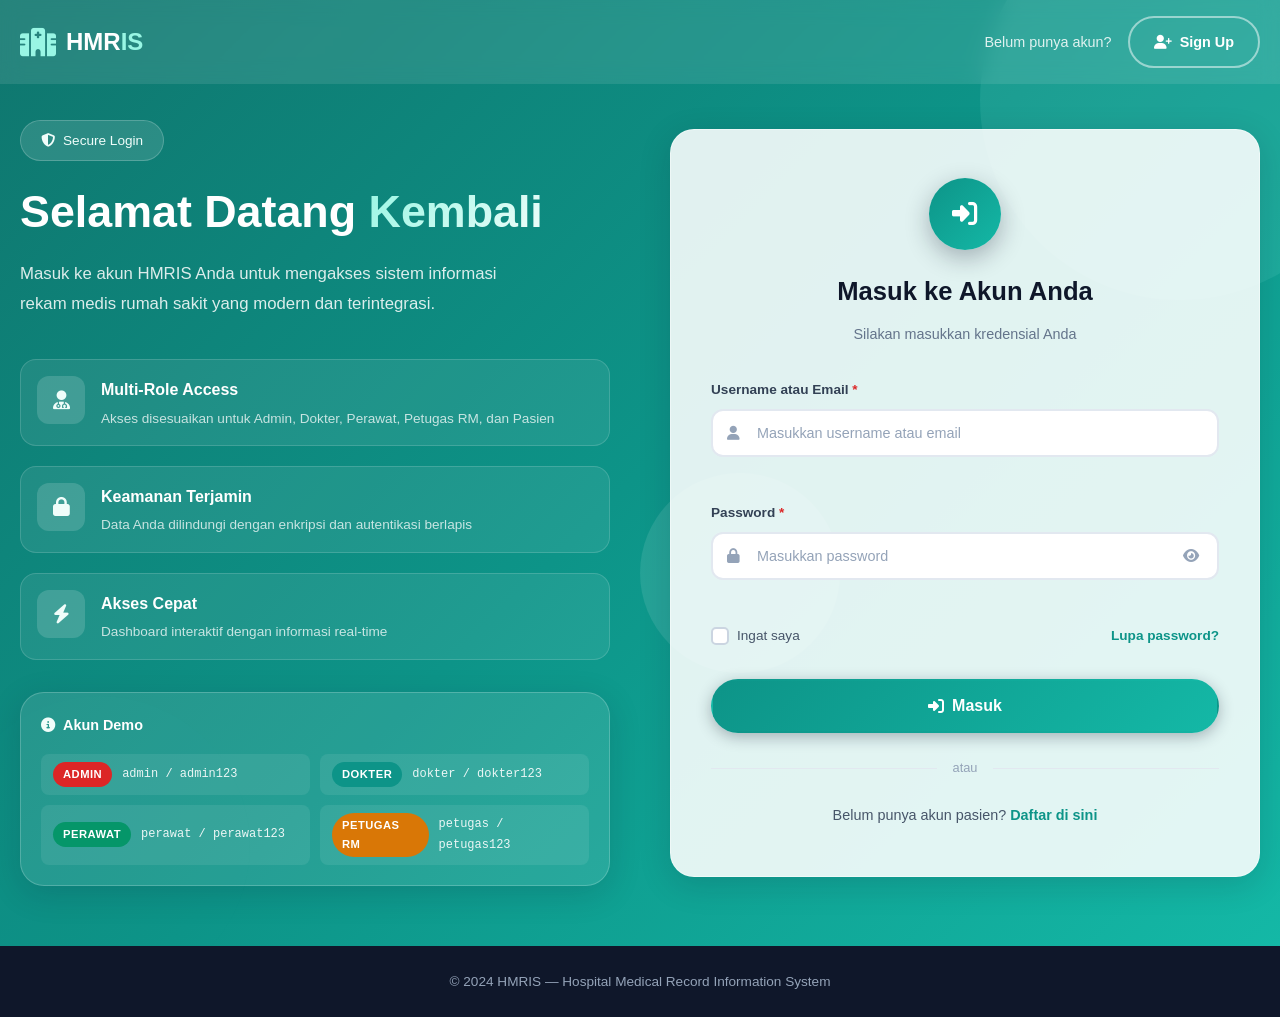
<file: login.html>
<!DOCTYPE html>
<html lang="id">
<head>
    <meta charset="UTF-8">
    <meta name="viewport" content="width=device-width, initial-scale=1.0">
    <meta name="description" content="Login - Hospital Medical Record Information System">
    <title>Login - HMRIS</title>
    <!-- Google Font Plus Jakarta Sans & Inter -->
    <link rel="preconnect" href="https://fonts.googleapis.com">
    <link rel="preconnect" href="https://fonts.gstatic.com" crossorigin>
    <link href="https://fonts.googleapis.com/css2?family=Inter:wght@400;500;600;700&family=Plus+Jakarta+Sans:wght@400;500;600;700;800&display=swap" rel="stylesheet">

    <!-- Font Awesome -->
    <link rel="stylesheet" href="https://cdnjs.cloudflare.com/ajax/libs/font-awesome/6.5.0/css/all.min.css">

    <!-- Custom CSS -->
    <link rel="stylesheet" href="assets/css/login.css">

    <!-- Modern Executive Healthcare Design System -->
    <link rel="stylesheet" href="assets/css/theme.css">
</head>
<body>

    <!-- ==================== HEADER / NAVBAR ==================== -->
    <header class="header">
        <nav class="navbar">
            <div class="container nav-container">
                <a href="landing.html" class="nav-logo">
                    <i class="fas fa-hospital"></i>
                    <span>HMR<span class="logo-highlight">IS</span></span>
                </a>
                <div class="nav-auth">
                    <span class="nav-text">Belum punya akun?</span>
                    <a href="signup.html" class="btn btn-outline">
                        <i class="fas fa-user-plus"></i> Sign Up
                    </a>
                </div>
            </div>
        </nav>
    </header>

    <!-- ==================== LOGIN HERO SECTION ==================== -->
    <section class="login-hero">
        <div class="hero-bg-shapes">
            <div class="shape shape-1"></div>
            <div class="shape shape-2"></div>
            <div class="shape shape-3"></div>
        </div>

        <div class="container login-container">
            <!-- ==================== LOGIN INFO (LEFT) ==================== -->
            <div class="login-info fade-in">
                <span class="login-badge">
                    <i class="fas fa-shield-alt"></i> Secure Login
                </span>
                <h1 class="login-title">
                    Selamat Datang
                    <span class="text-gradient">Kembali</span>
                </h1>
                <p class="login-description">
                    Masuk ke akun HMRIS Anda untuk mengakses sistem informasi rekam medis rumah sakit yang modern dan terintegrasi.
                </p>

                <div class="login-features">
                    <div class="feature-item">
                        <div class="feature-icon">
                            <i class="fas fa-user-md"></i>
                        </div>
                        <div class="feature-text">
                            <h4>Multi-Role Access</h4>
                            <p>Akses disesuaikan untuk Admin, Dokter, Perawat, Petugas RM, dan Pasien</p>
                        </div>
                    </div>
                    <div class="feature-item">
                        <div class="feature-icon">
                            <i class="fas fa-lock"></i>
                        </div>
                        <div class="feature-text">
                            <h4>Keamanan Terjamin</h4>
                            <p>Data Anda dilindungi dengan enkripsi dan autentikasi berlapis</p>
                        </div>
                    </div>
                    <div class="feature-item">
                        <div class="feature-icon">
                            <i class="fas fa-bolt"></i>
                        </div>
                        <div class="feature-text">
                            <h4>Akses Cepat</h4>
                            <p>Dashboard interaktif dengan informasi real-time</p>
                        </div>
                    </div>
                </div>

                <!-- Demo Accounts Info -->
                <div class="demo-info glass-card">
                    <div class="demo-info-header">
                        <i class="fas fa-info-circle"></i>
                        <span>Akun Demo</span>
                    </div>
                    <div class="demo-accounts">
                        <div class="demo-account">
                            <span class="demo-role admin">Admin</span>
                            <code>admin / admin123</code>
                        </div>
                        <div class="demo-account">
                            <span class="demo-role doctor">Dokter</span>
                            <code>dokter / dokter123</code>
                        </div>
                        <div class="demo-account">
                            <span class="demo-role nurse">Perawat</span>
                            <code>perawat / perawat123</code>
                        </div>
                        <div class="demo-account">
                            <span class="demo-role staff">Petugas RM</span>
                            <code>petugas / petugas123</code>
                        </div>
                    </div>
                </div>
            </div>

            <!-- ==================== LOGIN FORM (RIGHT) ==================== -->
            <div class="login-form-wrapper fade-in">
                <form class="login-form glass-card" id="loginForm" novalidate>
                    <div class="form-header">
                        <div class="form-icon">
                            <i class="fas fa-sign-in-alt"></i>
                        </div>
                        <h2 class="form-title">Masuk ke Akun Anda</h2>
                        <p class="form-subtitle">Silakan masukkan kredensial Anda</p>
                    </div>

                    <!-- ==================== BLOCKED ALERT ==================== -->
<div class="login-alert blocked-alert" id="blockedAlert" style="display: none;">
    <div class="alert-icon danger">
        <i class="fas fa-lock"></i>
    </div>
    <div class="alert-content">
        <h4>Akun Sementara Diblokir</h4>
        <p>Terlalu banyak percobaan login gagal. Silakan coba lagi dalam:</p>
        <div class="countdown-timer" id="countdownTimer">
            <div class="countdown-box">
                <span class="countdown-value" id="countdownMinutes">15</span>
                <span class="countdown-label">Menit</span>
            </div>
            <span class="countdown-separator">:</span>
            <div class="countdown-box">
                <span class="countdown-value" id="countdownSeconds">00</span>
                <span class="countdown-label">Detik</span>
            </div>
        </div>
        <small class="alert-hint">
            <i class="fas fa-info-circle"></i>
            Hubungi administrator jika Anda tidak merasa melakukan login
        </small>
    </div>
</div>

<!-- ==================== WARNING ALERT ==================== -->
<div class="login-alert warning-alert" id="warningAlert" style="display: none;">
    <div class="alert-icon warning">
        <i class="fas fa-exclamation-triangle"></i>
    </div>
    <div class="alert-content">
        <h4>Peringatan Keamanan</h4>
        <p id="warningMessage">Password salah. Anda memiliki <strong id="remainingAttempts">2</strong> percobaan tersisa sebelum akun diblokir.</p>
    </div>
</div>

                    <!-- Username / Email -->
                    <div class="form-group">
                        <label for="username">
                            Username atau Email <span class="required">*</span>
                        </label>
                        <div class="input-with-icon">
                            <i class="fas fa-user"></i>
                            <input 
                                type="text" 
                                id="username" 
                                name="username" 
                                placeholder="Masukkan username atau email" 
                                autocomplete="username"
                                required
                            >
                        </div>
                        <span class="error-message" id="error-username"></span>
                    </div>

                    <!-- Password -->
                    <div class="form-group">
                        <label for="password">
                            Password <span class="required">*</span>
                        </label>
                        <div class="input-with-icon">
                            <i class="fas fa-lock"></i>
                            <input 
                                type="password" 
                                id="password" 
                                name="password" 
                                placeholder="Masukkan password" 
                                autocomplete="current-password"
                                required
                            >
                            <button type="button" class="toggle-password" id="togglePassword" aria-label="Toggle password visibility">
                                <i class="fas fa-eye"></i>
                            </button>
                        </div>
                        <span class="error-message" id="error-password"></span>
                    </div>

                    <!-- Remember Me & Forgot Password -->
                    <div class="form-options">
                        <label class="checkbox-option">
                            <input type="checkbox" id="rememberMe" name="rememberMe">
                            <span class="checkbox-custom"></span>
                            <span class="checkbox-label">Ingat saya</span>
                        </label>
                        <a href="#" class="forgot-link">Lupa password?</a>
                    </div>

                    <!-- Submit Button -->
                    <button type="submit" class="btn btn-primary btn-block btn-submit" id="btnSubmit">
                        <i class="fas fa-sign-in-alt"></i>
                        <span>Masuk</span>
                    </button>

                    <!-- Divider -->
                    <div class="form-divider">
                        <span>atau</span>
                    </div>

                    <!-- Sign Up Link -->
                    <p class="form-footer">
                        Belum punya akun pasien? <a href="signup.html" class="link">Daftar di sini</a>
                    </p>
                </form>
            </div>
        </div>
    </section>

    <!-- ==================== FOOTER ==================== -->
    <footer class="footer-simple">
        <div class="container">
            <p>&copy; 2024 HMRIS — Hospital Medical Record Information System</p>
        </div>
    </footer>

    <!-- Custom JS -->
    <script src="assets/js/login.js"></script>
</body>
</html>
</file>
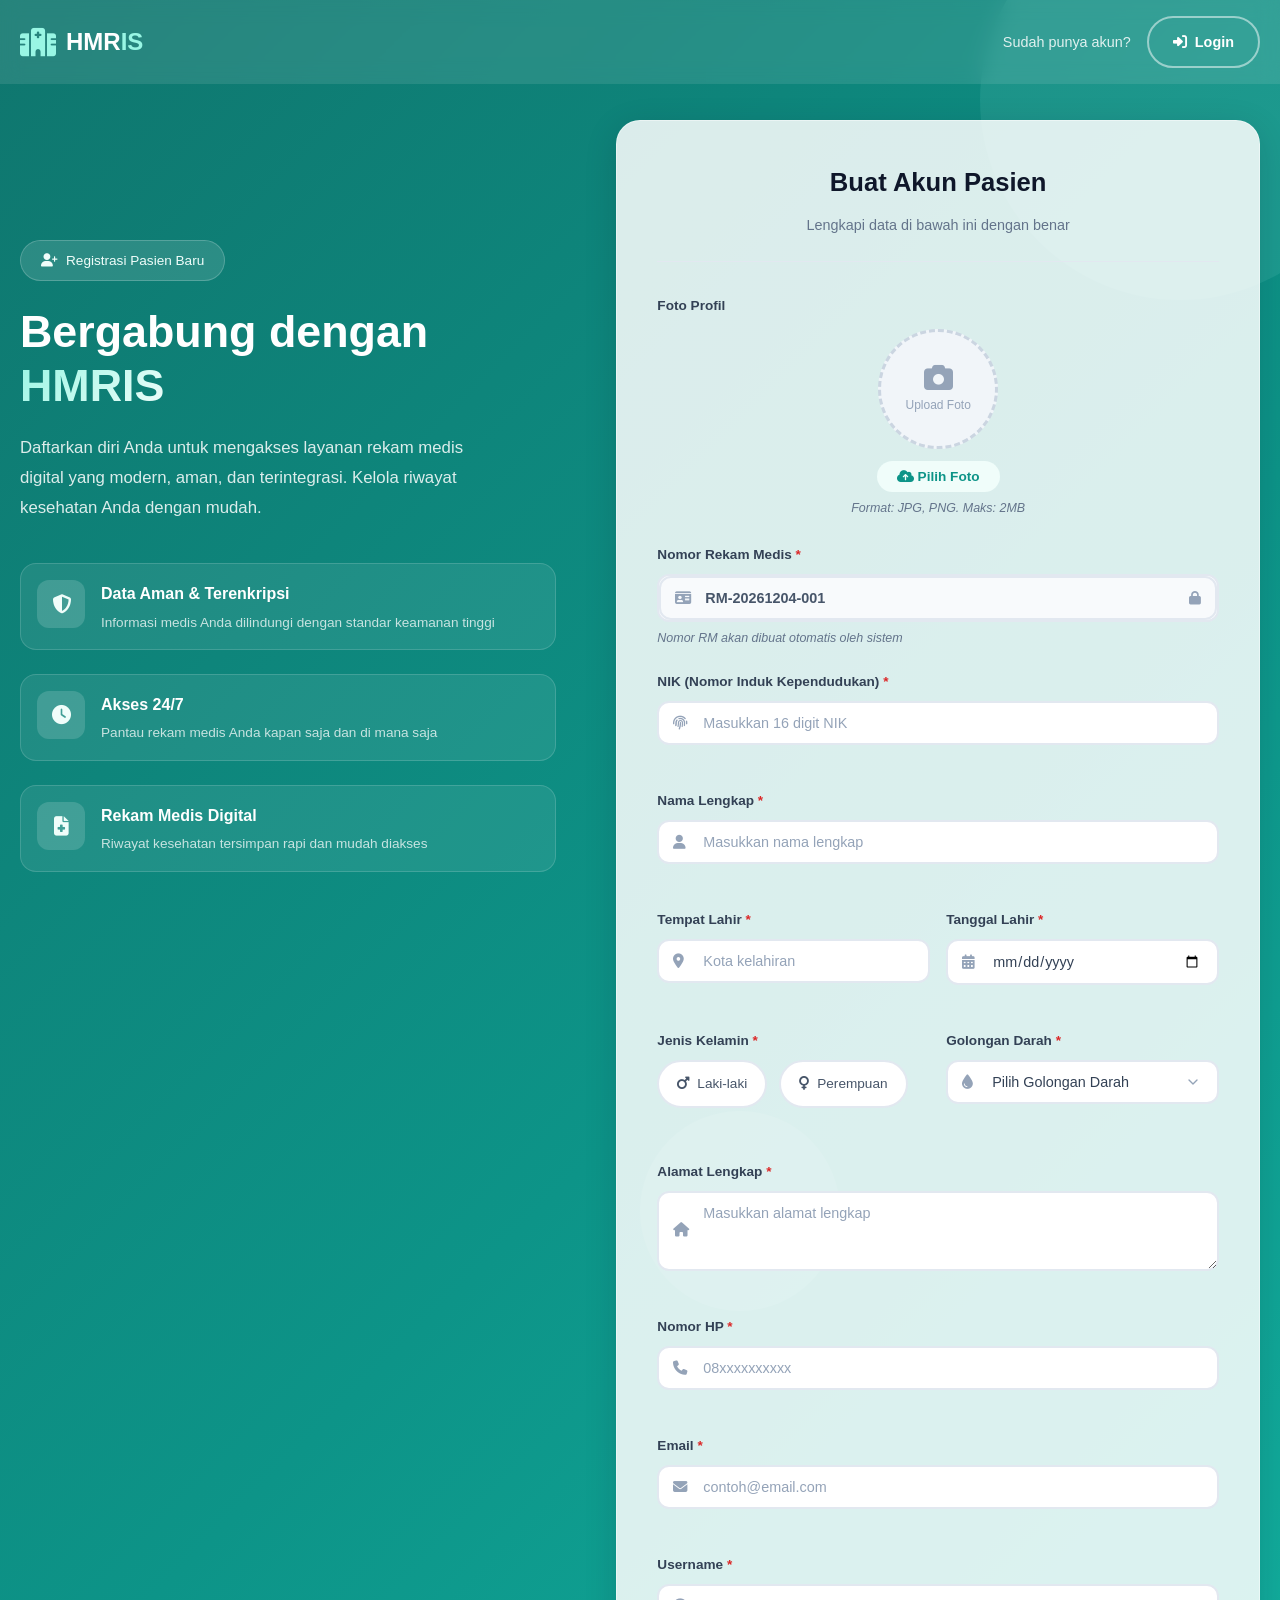
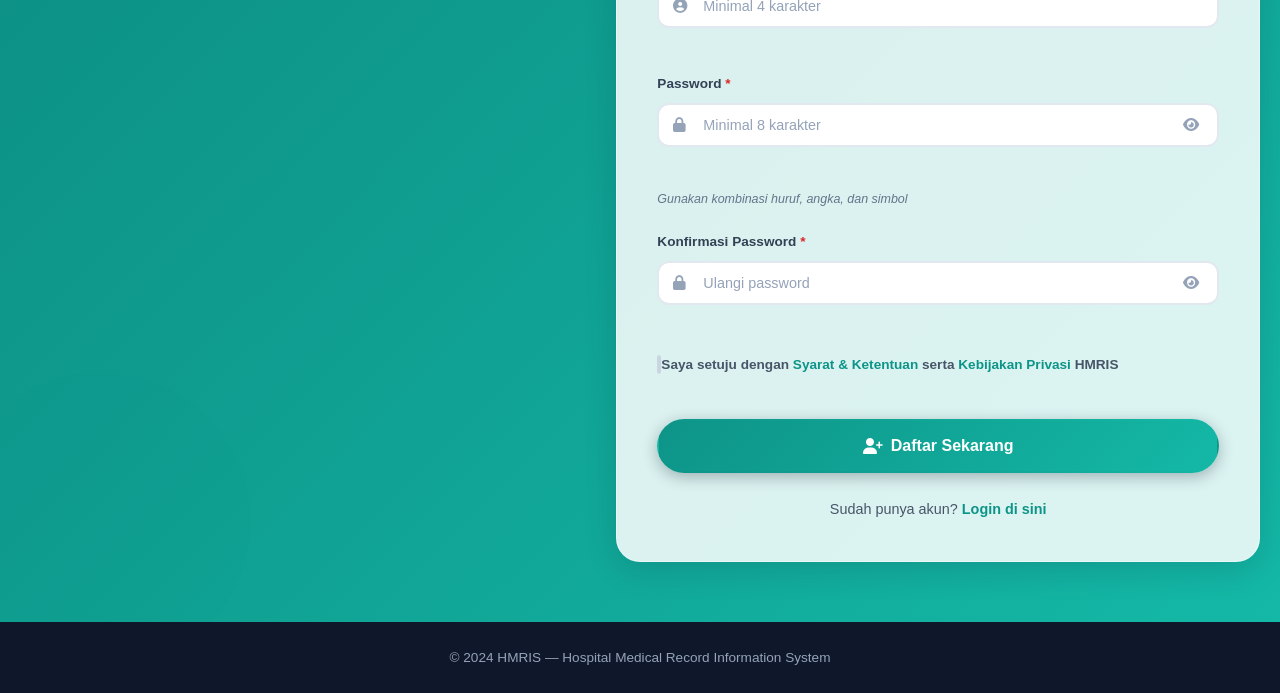
<file: signup.html>
<!DOCTYPE html>
<html lang="id">
<head>
    <meta charset="UTF-8">
    <meta name="viewport" content="width=device-width, initial-scale=1.0">
    <meta name="description" content="Registrasi Pasien - Hospital Medical Record Information System">
    <title>Registrasi Pasien - HMRIS</title>
    <!-- Google Font Plus Jakarta Sans & Inter -->
    <link rel="preconnect" href="https://fonts.googleapis.com">
    <link rel="preconnect" href="https://fonts.gstatic.com" crossorigin>
    <link href="https://fonts.googleapis.com/css2?family=Inter:wght@400;500;600;700&family=Plus+Jakarta+Sans:wght@400;500;600;700;800&display=swap" rel="stylesheet">

    <!-- Font Awesome -->
    <link rel="stylesheet" href="https://cdnjs.cloudflare.com/ajax/libs/font-awesome/6.5.0/css/all.min.css">

    <!-- Custom CSS -->
    <link rel="stylesheet" href="assets/css/signup.css">

    <!-- Modern Executive Healthcare Design System -->
    <link rel="stylesheet" href="assets/css/theme.css">
</head>
<body>

    <!-- ==================== HEADER / NAVBAR ==================== -->
    <header class="header">
        <nav class="navbar">
            <div class="container nav-container">
                <a href="landing.html" class="nav-logo">
                    <i class="fas fa-hospital"></i>
                    <span>HMR<span class="logo-highlight">IS</span></span>
                </a>
                <div class="nav-auth">
                    <span class="nav-text">Sudah punya akun?</span>
                    <a href="login.html" class="btn btn-outline">
                        <i class="fas fa-sign-in-alt"></i> Login
                    </a>
                </div>
            </div>
        </nav>
    </header>

    <!-- ==================== HERO / SIGNUP SECTION ==================== -->
    <section class="signup-hero">
        <div class="hero-bg-shapes">
            <div class="shape shape-1"></div>
            <div class="shape shape-2"></div>
            <div class="shape shape-3"></div>
        </div>

        <div class="container signup-container">
            <div class="signup-info fade-in">
                <span class="signup-badge">
                    <i class="fas fa-user-plus"></i> Registrasi Pasien Baru
                </span>
                <h1 class="signup-title">
                    Bergabung dengan
                    <span class="text-gradient">HMRIS</span>
                </h1>
                <p class="signup-description">
                    Daftarkan diri Anda untuk mengakses layanan rekam medis digital yang modern, aman, dan terintegrasi. Kelola riwayat kesehatan Anda dengan mudah.
                </p>

                <div class="signup-benefits">
                    <div class="benefit-item">
                        <div class="benefit-icon">
                            <i class="fas fa-shield-alt"></i>
                        </div>
                        <div class="benefit-text">
                            <h4>Data Aman & Terenkripsi</h4>
                            <p>Informasi medis Anda dilindungi dengan standar keamanan tinggi</p>
                        </div>
                    </div>
                    <div class="benefit-item">
                        <div class="benefit-icon">
                            <i class="fas fa-clock"></i>
                        </div>
                        <div class="benefit-text">
                            <h4>Akses 24/7</h4>
                            <p>Pantau rekam medis Anda kapan saja dan di mana saja</p>
                        </div>
                    </div>
                    <div class="benefit-item">
                        <div class="benefit-icon">
                            <i class="fas fa-file-medical"></i>
                        </div>
                        <div class="benefit-text">
                            <h4>Rekam Medis Digital</h4>
                            <p>Riwayat kesehatan tersimpan rapi dan mudah diakses</p>
                        </div>
                    </div>
                </div>
            </div>

            <!-- ==================== SIGNUP FORM ==================== -->
            <div class="signup-form-wrapper fade-in">
                <form class="signup-form glass-card" id="signupForm" novalidate>
                    <div class="form-header">
                        <h2 class="form-title">Buat Akun Pasien</h2>
                        <p class="form-subtitle">Lengkapi data di bawah ini dengan benar</p>
                    </div>

                    <!-- Foto Upload -->
                    <div class="photo-upload-section">
                        <label class="photo-upload-label">Foto Profil</label>
                        <div class="photo-upload-wrapper">
                            <div class="photo-preview" id="photoPreview">
                                <i class="fas fa-camera"></i>
                                <span>Upload Foto</span>
                            </div>
                            <input type="file" id="photo" name="photo" accept="image/jpeg,image/png,image/jpg" hidden>
                            <button type="button" class="btn-upload" id="btnUploadPhoto">
                                <i class="fas fa-cloud-upload-alt"></i> Pilih Foto
                            </button>
                            <button type="button" class="btn-remove-photo" id="btnRemovePhoto" style="display: none;">
                                <i class="fas fa-trash"></i> Hapus
                            </button>
                        </div>
                        <small class="form-hint">Format: JPG, PNG. Maks: 2MB</small>
                    </div>

                    <!-- Nomor RM (Auto) -->
                    <div class="form-group">
                        <label for="noRM">
                            Nomor Rekam Medis <span class="required">*</span>
                        </label>
                        <div class="input-with-icon readonly">
                            <i class="fas fa-id-card"></i>
                            <input type="text" id="noRM" name="noRM" readonly placeholder="Otomatis">
                            <i class="fas fa-lock input-lock-icon"></i>
                        </div>
                        <small class="form-hint">Nomor RM akan dibuat otomatis oleh sistem</small>
                    </div>

                    <!-- NIK -->
                    <div class="form-group">
                        <label for="nik">
                            NIK (Nomor Induk Kependudukan) <span class="required">*</span>
                        </label>
                        <div class="input-with-icon">
                            <i class="fas fa-fingerprint"></i>
                            <input type="text" id="nik" name="nik" maxlength="16" placeholder="Masukkan 16 digit NIK" required>
                        </div>
                        <span class="error-message" id="error-nik"></span>
                    </div>

                    <!-- Nama Lengkap -->
                    <div class="form-group">
                        <label for="nama">
                            Nama Lengkap <span class="required">*</span>
                        </label>
                        <div class="input-with-icon">
                            <i class="fas fa-user"></i>
                            <input type="text" id="nama" name="nama" placeholder="Masukkan nama lengkap" required>
                        </div>
                        <span class="error-message" id="error-nama"></span>
                    </div>

                    <!-- Tempat & Tanggal Lahir -->
                    <div class="form-row">
                        <div class="form-group">
                            <label for="tempatLahir">
                                Tempat Lahir <span class="required">*</span>
                            </label>
                            <div class="input-with-icon">
                                <i class="fas fa-map-marker-alt"></i>
                                <input type="text" id="tempatLahir" name="tempatLahir" placeholder="Kota kelahiran" required>
                            </div>
                            <span class="error-message" id="error-tempatLahir"></span>
                        </div>
                        <div class="form-group">
                            <label for="tanggalLahir">
                                Tanggal Lahir <span class="required">*</span>
                            </label>
                            <div class="input-with-icon">
                                <i class="fas fa-calendar-alt"></i>
                                <input type="date" id="tanggalLahir" name="tanggalLahir" required>
                            </div>
                            <span class="error-message" id="error-tanggalLahir"></span>
                        </div>
                    </div>

                    <!-- Jenis Kelamin & Golongan Darah -->
                    <div class="form-row">
                        <div class="form-group">
                            <label>
                                Jenis Kelamin <span class="required">*</span>
                            </label>
                            <div class="radio-group">
                                <label class="radio-option">
                                    <input type="radio" name="jenisKelamin" value="Laki-laki" required>
                                    <span class="radio-custom">
                                        <i class="fas fa-mars"></i> Laki-laki
                                    </span>
                                </label>
                                <label class="radio-option">
                                    <input type="radio" name="jenisKelamin" value="Perempuan">
                                    <span class="radio-custom">
                                        <i class="fas fa-venus"></i> Perempuan
                                    </span>
                                </label>
                            </div>
                            <span class="error-message" id="error-jenisKelamin"></span>
                        </div>
                        <div class="form-group">
                            <label for="golonganDarah">
                                Golongan Darah <span class="required">*</span>
                            </label>
                            <div class="input-with-icon">
                                <i class="fas fa-tint"></i>
                                <select id="golonganDarah" name="golonganDarah" required>
                                    <option value="">Pilih Golongan Darah</option>
                                    <option value="A">A</option>
                                    <option value="B">B</option>
                                    <option value="AB">AB</option>
                                    <option value="O">O</option>
                                </select>
                            </div>
                            <span class="error-message" id="error-golonganDarah"></span>
                        </div>
                    </div>

                    <!-- Alamat -->
                    <div class="form-group">
                        <label for="alamat">
                            Alamat Lengkap <span class="required">*</span>
                        </label>
                        <div class="input-with-icon textarea-wrapper">
                            <i class="fas fa-home"></i>
                            <textarea id="alamat" name="alamat" rows="3" placeholder="Masukkan alamat lengkap" required></textarea>
                        </div>
                        <span class="error-message" id="error-alamat"></span>
                    </div>

                    <!-- Nomor HP -->
                    <div class="form-group">
                        <label for="noHP">
                            Nomor HP <span class="required">*</span>
                        </label>
                        <div class="input-with-icon">
                            <i class="fas fa-phone"></i>
                            <input type="tel" id="noHP" name="noHP" maxlength="15" placeholder="08xxxxxxxxxx" required>
                        </div>
                        <span class="error-message" id="error-noHP"></span>
                    </div>

                    <!-- Email -->
                    <div class="form-group">
                        <label for="email">
                            Email <span class="required">*</span>
                        </label>
                        <div class="input-with-icon">
                            <i class="fas fa-envelope"></i>
                            <input type="email" id="email" name="email" placeholder="contoh@email.com" required>
                        </div>
                        <span class="error-message" id="error-email"></span>
                    </div>

                    <!-- Username -->
                    <div class="form-group">
                        <label for="username">
                            Username <span class="required">*</span>
                        </label>
                        <div class="input-with-icon">
                            <i class="fas fa-user-circle"></i>
                            <input type="text" id="username" name="username" placeholder="Minimal 4 karakter" required>
                        </div>
                        <span class="error-message" id="error-username"></span>
                    </div>

                    <!-- Password -->
                    <div class="form-group">
                        <label for="password">
                            Password <span class="required">*</span>
                        </label>
                        <div class="input-with-icon">
                            <i class="fas fa-lock"></i>
                            <input type="password" id="password" name="password" placeholder="Minimal 8 karakter" required>
                            <button type="button" class="toggle-password" data-target="password">
                                <i class="fas fa-eye"></i>
                            </button>
                        </div>
                        <span class="error-message" id="error-password"></span>
                        <div class="password-strength" id="passwordStrength">
                            <div class="strength-bar"></div>
                        </div>
                        <small class="form-hint">Gunakan kombinasi huruf, angka, dan simbol</small>
                    </div>

                    <!-- Konfirmasi Password -->
                    <div class="form-group">
                        <label for="confirmPassword">
                            Konfirmasi Password <span class="required">*</span>
                        </label>
                        <div class="input-with-icon">
                            <i class="fas fa-lock"></i>
                            <input type="password" id="confirmPassword" name="confirmPassword" placeholder="Ulangi password" required>
                            <button type="button" class="toggle-password" data-target="confirmPassword">
                                <i class="fas fa-eye"></i>
                            </button>
                        </div>
                        <span class="error-message" id="error-confirmPassword"></span>
                    </div>

                    <!-- Terms & Conditions -->
                    <div class="form-group checkbox-group">
                        <label class="checkbox-option">
                            <input type="checkbox" id="terms" name="terms" required>
                            <span class="checkbox-custom"></span>
                            <span class="checkbox-label">
                                Saya setuju dengan <a href="#" class="link">Syarat & Ketentuan</a> serta <a href="#" class="link">Kebijakan Privasi</a> HMRIS
                            </span>
                        </label>
                        <span class="error-message" id="error-terms"></span>
                    </div>

                    <!-- Submit Button -->
                    <button type="submit" class="btn btn-primary btn-block btn-submit" id="btnSubmit">
                        <i class="fas fa-user-plus"></i>
                        <span>Daftar Sekarang</span>
                    </button>

                    <!-- Login Link -->
                    <p class="form-footer">
                        Sudah punya akun? <a href="login.html" class="link">Login di sini</a>
                    </p>
                </form>
            </div>
        </div>
    </section>

    <!-- ==================== FOOTER ==================== -->
    <footer class="footer-simple">
        <div class="container">
            <p>&copy; 2024 HMRIS — Hospital Medical Record Information System</p>
        </div>
    </footer>

    <!-- Custom JS -->
    <script src="assets/js/signup.js"></script>
</body>
</html>
</file>
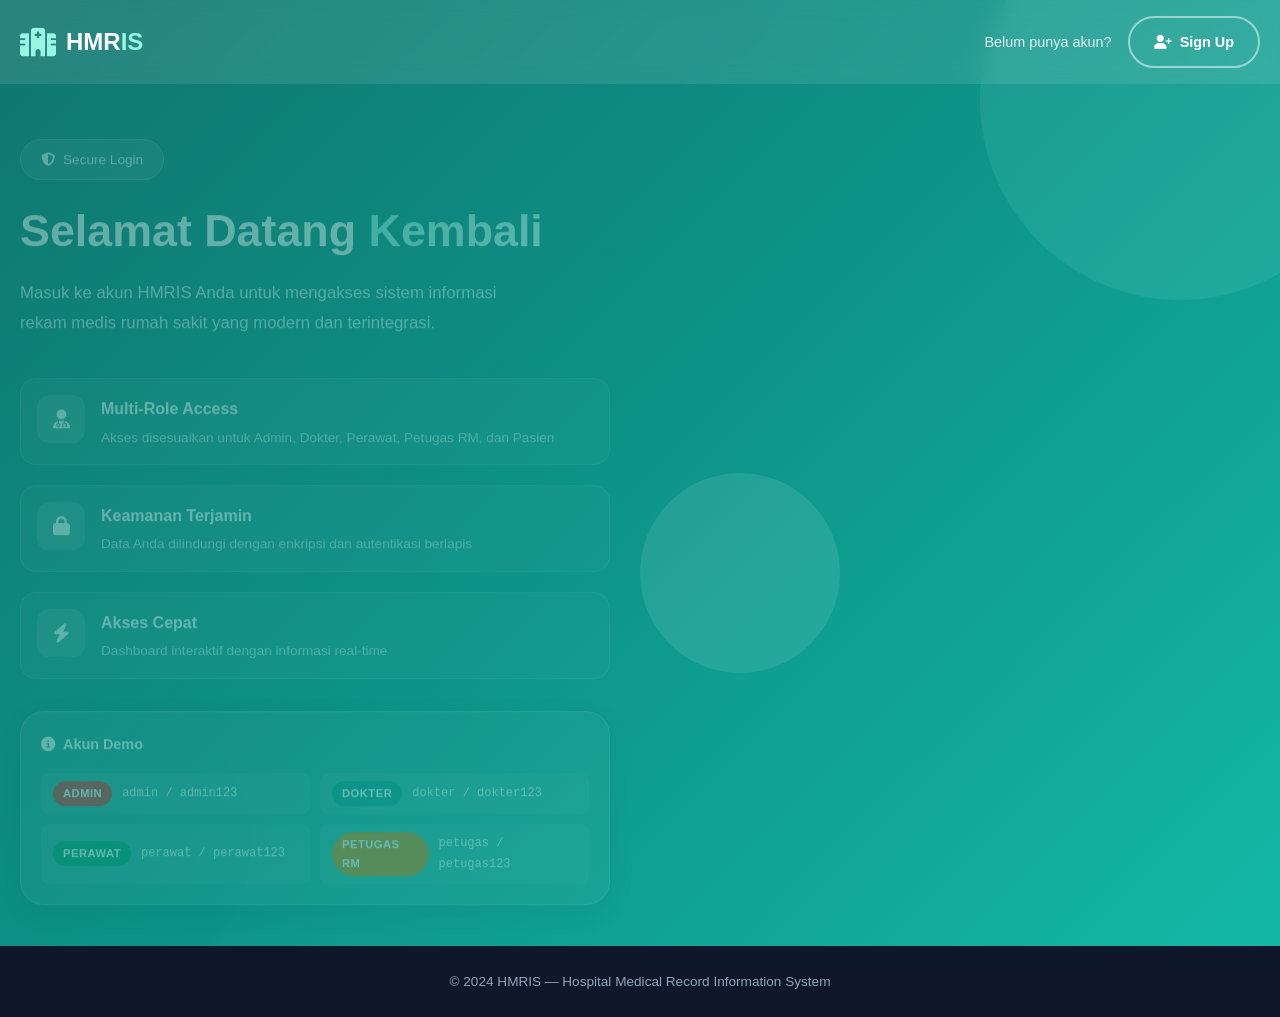
<file: pages/dokter.html>
<!DOCTYPE html>
<html lang="id">
<head>
    <meta charset="UTF-8">
    <meta name="viewport" content="width=device-width, initial-scale=1.0">
    <meta name="description" content="Data Dokter - Hospital Medical Record Information System">
    <title>Data Dokter - HMRIS</title>
    <!-- Google Font Plus Jakarta Sans & Inter -->
    <link rel="preconnect" href="https://fonts.googleapis.com">
    <link rel="preconnect" href="https://fonts.gstatic.com" crossorigin>
    <link href="https://fonts.googleapis.com/css2?family=Inter:wght@400;500;600;700&family=Plus+Jakarta+Sans:wght@400;500;600;700;800&display=swap" rel="stylesheet">

    <!-- Font Awesome -->
    <link rel="stylesheet" href="https://cdnjs.cloudflare.com/ajax/libs/font-awesome/6.5.0/css/all.min.css">

    <!-- Custom CSS -->
    <link rel="stylesheet" href="../assets/css/dokter.css">

    <!-- Modern Executive Healthcare Design System -->
    <link rel="stylesheet" href="../assets/css/theme.css">
</head>
<body>

    <!-- ==================== SIDEBAR ==================== -->
    <aside class="sidebar" id="sidebar">
        <div class="sidebar-header">
            <a href="dashboard/index.html" class="sidebar-logo">
                <i class="fas fa-hospital"></i>
                <span>HMR<span class="logo-highlight">IS</span></span>
            </a>
        </div>

        <div class="role-badge-wrapper">
            <div class="role-badge" id="roleBadge">
                <i class="fas fa-user-circle"></i>
                <span id="roleBadgeText">Role</span>
            </div>
        </div>

        <nav class="sidebar-nav">
            <ul class="nav-list" id="navList">
                <!-- Generated by JS -->
            </ul>
        </nav>

        <div class="sidebar-footer">
            <button class="btn-logout" id="btnLogoutSidebar">
                <i class="fas fa-sign-out-alt"></i>
                <span>Logout</span>
            </button>
            <div class="sidebar-copyright">
                <small>&copy; 2024 HMRIS v1.0</small>
            </div>
        </div>
    </aside>

    <!-- ==================== MAIN CONTENT ==================== -->
    <div class="main-wrapper">
        <!-- ==================== TOP NAVBAR ==================== -->
        <header class="top-navbar">
            <div class="navbar-left">
                <button class="menu-toggle" id="menuToggle" aria-label="Toggle sidebar">
                    <i class="fas fa-bars"></i>
                </button>
                <div class="search-box">
                    <i class="fas fa-search"></i>
                    <input type="text" placeholder="Cari pasien, dokter, rekam medis...">
                </div>
            </div>

            <div class="navbar-right">
                <button class="navbar-icon-btn" aria-label="Notifications">
                    <i class="fas fa-bell"></i>
                    <span class="badge">3</span>
                </button>

                <button class="navbar-icon-btn" aria-label="Messages">
                    <i class="fas fa-envelope"></i>
                    <span class="badge">5</span>
                </button>

                <div class="user-profile" id="userProfile">
                    <div class="user-avatar" id="userAvatar">
                        <i class="fas fa-user"></i>
                    </div>
                    <div class="user-info">
                        <span class="user-name" id="userName">User Name</span>
                        <span class="user-role" id="userRole">Role</span>
                    </div>
                    <i class="fas fa-chevron-down"></i>

                    <div class="user-dropdown" id="userDropdown">
                        <div class="dropdown-header">
                            <div class="dropdown-avatar">
                                <i class="fas fa-user"></i>
                            </div>
                            <div>
                                <h4 id="dropdownName">User Name</h4>
                                <p id="dropdownEmail">user@email.com</p>
                            </div>
                        </div>
                        <div class="dropdown-divider"></div>
                        <a href="pengaturan.html?section=profile" class="dropdown-item">
                            <i class="fas fa-user-circle"></i>
                            <span>Profil Saya</span>
                        </a>
                        <a href="pengaturan.html" class="dropdown-item">
                            <i class="fas fa-cog"></i>
                            <span>Pengaturan</span>
                        </a>
                        <div class="dropdown-divider"></div>
                        <a href="#" class="dropdown-item logout" id="btnLogoutDropdown">
                            <i class="fas fa-sign-out-alt"></i>
                            <span>Logout</span>
                        </a>
                    </div>
                </div>
            </div>
        </header>

        <!-- ==================== CONTENT AREA ==================== -->
        <main class="content-area">
            <!-- Page Header & Breadcrumb -->
            <div class="page-header fade-in">
                <div class="page-header-left">
                    <nav class="breadcrumb">
                        <a href="dashboard/index.html">
                            <i class="fas fa-home"></i> Dashboard
                        </a>
                        <i class="fas fa-chevron-right"></i>
                        <span class="active">Data Dokter</span>
                    </nav>
                    <h1 class="page-title">Data Dokter</h1>
                    <p class="page-subtitle">Kelola seluruh data dokter dan jadwal praktik</p>
                </div>
                <div class="page-header-right">
                    <button class="btn btn-primary" id="btnAddDoctor">
                        <i class="fas fa-user-md"></i>
                        <span>Tambah Dokter</span>
                    </button>
                </div>
            </div>

            <!-- Statistics Cards -->
            <section class="stats-section fade-in">
                <div class="stats-grid" id="statsGrid">
                    <div class="stat-card">
                        <div class="stat-icon" style="background: linear-gradient(135deg, #0077B6, #00B4D8)">
                            <i class="fas fa-user-md"></i>
                        </div>
                        <div class="stat-info">
                            <div class="stat-label">Total Dokter</div>
                            <div class="stat-value" id="statTotal">0</div>
                        </div>
                    </div>
                    <div class="stat-card">
                        <div class="stat-icon" style="background: linear-gradient(135deg, #06D6A0, #2EC4B6)">
                            <i class="fas fa-check-circle"></i>
                        </div>
                        <div class="stat-info">
                            <div class="stat-label">Dokter Aktif</div>
                            <div class="stat-value" id="statActive">0</div>
                        </div>
                    </div>
                    <div class="stat-card">
                        <div class="stat-icon" style="background: linear-gradient(135deg, #FF6B35, #FFB347)">
                            <i class="fas fa-plane-departure"></i>
                        </div>
                        <div class="stat-info">
                            <div class="stat-label">Dokter Cuti</div>
                            <div class="stat-value" id="statLeave">0</div>
                        </div>
                    </div>
                    <div class="stat-card">
                        <div class="stat-icon" style="background: linear-gradient(135deg, #7B2CBF, #9D4EDD)">
                            <i class="fas fa-stethoscope"></i>
                        </div>
                        <div class="stat-info">
                            <div class="stat-label">Dokter Jaga</div>
                            <div class="stat-value" id="statOnDuty">0</div>
                        </div>
                    </div>
                </div>
            </section>

            <!-- Table Toolbar -->
            <section class="table-panel glass-card fade-in">
                <div class="panel-toolbar">
                    <div class="toolbar-left">
                        <div class="search-box-table">
                            <i class="fas fa-search"></i>
                            <input type="text" id="searchInput" placeholder="Cari nama, ID, spesialis, SIP...">
                        </div>
                        <div class="filter-group">
                            <select id="filterSpecialist" class="filter-select">
                                <option value="">Semua Spesialis</option>
                                <option value="Umum">Umum</option>
                                <option value="Penyakit Dalam">Penyakit Dalam</option>
                                <option value="Anak">Anak</option>
                                <option value="Bedah">Bedah</option>
                                <option value="Obstetri & Ginekologi">Obstetri & Ginekologi</option>
                                <option value="Mata">Mata</option>
                                <option value="THT">THT</option>
                                <option value="Gigi">Gigi</option>
                                <option value="Jantung">Jantung</option>
                                <option value="Saraf">Saraf</option>
                                <option value="Kulit & Kelamin">Kulit & Kelamin</option>
                            </select>
                            <select id="filterPoli" class="filter-select">
                                <option value="">Semua Poli</option>
                                <option value="Poli Umum">Poli Umum</option>
                                <option value="Poli Spesialis">Poli Spesialis</option>
                                <option value="Poli Gigi">Poli Gigi</option>
                                <option value="Poli Anak">Poli Anak</option>
                                <option value="IGD">IGD</option>
                                <option value="Rawat Inap">Rawat Inap</option>
                            </select>
                            <select id="filterStatus" class="filter-select">
                                <option value="">Semua Status</option>
                                <option value="Aktif">Aktif</option>
                                <option value="Cuti">Cuti</option>
                                <option value="Jaga">Jaga</option>
                                <option value="Non-Aktif">Non-Aktif</option>
                            </select>
                        </div>
                    </div>
                    <div class="toolbar-right">
                        <button class="btn-icon" id="btnExportExcel" title="Export Excel">
                            <i class="fas fa-file-excel"></i>
                        </button>
                        <button class="btn-icon" id="btnExportPDF" title="Export PDF">
                            <i class="fas fa-file-pdf"></i>
                        </button>
                        <button class="btn-icon" id="btnPrint" title="Print">
                            <i class="fas fa-print"></i>
                        </button>
                        <button class="btn-icon" id="btnRefresh" title="Refresh">
                            <i class="fas fa-sync-alt"></i>
                        </button>
                    </div>
                </div>

                <!-- Table -->
                <div class="table-container">
                    <table class="data-table">
                        <thead>
                            <tr>
                                <th class="sortable" data-sort="id">
                                    ID <i class="fas fa-sort"></i>
                                </th>
                                <th>Foto</th>
                                <th class="sortable" data-sort="nama">
                                    Nama <i class="fas fa-sort"></i>
                                </th>
                                <th>Spesialis</th>
                                <th>Poli</th>
                                <th>Jadwal</th>
                                <th>Status</th>
                                <th class="text-center">Aksi</th>
                            </tr>
                        </thead>
                        <tbody id="tableBody">
                            <!-- Rows will be generated by JS -->
                        </tbody>
                    </table>
                    <div class="empty-state" id="emptyState" style="display: none;">
                        <i class="fas fa-user-md"></i>
                        <h3>Tidak Ada Data</h3>
                        <p>Belum ada data dokter yang sesuai dengan filter Anda</p>
                    </div>
                </div>

                <!-- Table Footer with Pagination -->
                <div class="table-footer">
                    <div class="table-info">
                        Menampilkan <span id="showingStart">0</span>-<span id="showingEnd">0</span> dari <span id="showingTotal">0</span> data
                    </div>
                    <div class="pagination" id="pagination">
                        <!-- Pagination buttons generated by JS -->
                    </div>
                </div>
            </section>

            <!-- Footer -->
            <footer class="dashboard-footer">
                <p>&copy; 2024 HMRIS — Hospital Medical Record Information System. All rights reserved.</p>
            </footer>
        </main>
    </div>

    <!-- Mobile Overlay -->
    <div class="mobile-overlay" id="mobileOverlay"></div>

    <!-- ==================== MODALS ==================== -->

    <!-- Add/Edit Doctor Modal -->
    <div class="modal-overlay" id="doctorModal">
        <div class="modal-box modal-large">
            <div class="modal-header">
                <h3 class="modal-title" id="modalTitle">
                    <i class="fas fa-user-md"></i>
                    <span>Tambah Dokter Baru</span>
                </h3>
                <button class="modal-close" id="btnCloseModal">
                    <i class="fas fa-times"></i>
                </button>
            </div>
            <form id="doctorForm" novalidate>
                <div class="modal-body">
                    <!-- Photo Upload -->
                    <div class="photo-upload-section">
                        <div class="photo-preview" id="photoPreview">
                            <i class="fas fa-camera"></i>
                            <span>Upload Foto</span>
                        </div>
                        <input type="file" id="photoInput" accept="image/*" hidden>
                        <button type="button" class="btn btn-outline btn-sm" id="btnUploadPhoto">
                            <i class="fas fa-cloud-upload-alt"></i> Pilih Foto
                        </button>
                        <button type="button" class="btn btn-outline btn-sm btn-danger" id="btnRemovePhoto" style="display: none;">
                            <i class="fas fa-trash"></i> Hapus
                        </button>
                    </div>

                    <div class="form-grid">
                        <!-- ID Dokter -->
                        <div class="form-group">
                            <label>ID Dokter <span class="required">*</span></label>
                            <div class="input-with-icon readonly">
                                <i class="fas fa-id-badge"></i>
                                <input type="text" id="idDokter" name="idDokter" readonly>
                                <i class="fas fa-lock"></i>
                            </div>
                        </div>

                        <!-- NIK -->
                        <div class="form-group">
                            <label>NIK <span class="required">*</span></label>
                            <div class="input-with-icon">
                                <i class="fas fa-fingerprint"></i>
                                <input type="text" id="nik" name="nik" maxlength="16" placeholder="16 digit NIK" required>
                            </div>
                            <span class="error-message" id="error-nik"></span>
                        </div>

                        <!-- Nama -->
                        <div class="form-group full-width">
                            <label>Nama Lengkap <span class="required">*</span></label>
                            <div class="input-with-icon">
                                <i class="fas fa-user-md"></i>
                                <input type="text" id="nama" name="nama" placeholder="dr. Nama Lengkap, Sp.X" required>
                            </div>
                            <span class="error-message" id="error-nama"></span>
                        </div>

                        <!-- Nomor SIP -->
                        <div class="form-group">
                            <label>Nomor SIP <span class="required">*</span></label>
                            <div class="input-with-icon">
                                <i class="fas fa-file-signature"></i>
                                <input type="text" id="nomorSIP" name="nomorSIP" placeholder="Surat Izin Praktik" required>
                            </div>
                            <span class="error-message" id="error-nomorSIP"></span>
                        </div>

                        <!-- Nomor STR -->
                        <div class="form-group">
                            <label>Nomor STR <span class="required">*</span></label>
                            <div class="input-with-icon">
                                <i class="fas fa-certificate"></i>
                                <input type="text" id="nomorSTR" name="nomorSTR" placeholder="Surat Tanda Registrasi" required>
                            </div>
                            <span class="error-message" id="error-nomorSTR"></span>
                        </div>

                        <!-- Spesialis -->
                        <div class="form-group">
                            <label>Spesialis <span class="required">*</span></label>
                            <div class="input-with-icon">
                                <i class="fas fa-stethoscope"></i>
                                <select id="spesialis" name="spesialis" required>
                                    <option value="">Pilih Spesialis</option>
                                    <option value="Umum">Dokter Umum</option>
                                    <option value="Penyakit Dalam">Spesialis Penyakit Dalam</option>
                                    <option value="Anak">Spesialis Anak</option>
                                    <option value="Bedah">Spesialis Bedah</option>
                                    <option value="Obstetri & Ginekologi">Spesialis Obstetri & Ginekologi</option>
                                    <option value="Mata">Spesialis Mata</option>
                                    <option value="THT">Spesialis THT</option>
                                    <option value="Gigi">Spesialis Gigi</option>
                                    <option value="Jantung">Spesialis Jantung</option>
                                    <option value="Saraf">Spesialis Saraf</option>
                                    <option value="Kulit & Kelamin">Spesialis Kulit & Kelamin</option>
                                </select>
                            </div>
                            <span class="error-message" id="error-spesialis"></span>
                        </div>

                        <!-- Poli -->
                        <div class="form-group">
                            <label>Poli <span class="required">*</span></label>
                            <div class="input-with-icon">
                                <i class="fas fa-hospital"></i>
                                <select id="poli" name="poli" required>
                                    <option value="">Pilih Poli</option>
                                    <option value="Poli Umum">Poli Umum</option>
                                    <option value="Poli Spesialis">Poli Spesialis</option>
                                    <option value="Poli Gigi">Poli Gigi</option>
                                    <option value="Poli Anak">Poli Anak</option>
                                    <option value="IGD">IGD</option>
                                    <option value="Rawat Inap">Rawat Inap</option>
                                </select>
                            </div>
                            <span class="error-message" id="error-poli"></span>
                        </div>

                        <!-- Jenis Kelamin -->
                        <div class="form-group">
                            <label>Jenis Kelamin <span class="required">*</span></label>
                            <div class="radio-group">
                                <label class="radio-option">
                                    <input type="radio" name="jenisKelamin" value="Laki-laki" required>
                                    <span class="radio-custom"><i class="fas fa-mars"></i> Laki-laki</span>
                                </label>
                                <label class="radio-option">
                                    <input type="radio" name="jenisKelamin" value="Perempuan">
                                    <span class="radio-custom"><i class="fas fa-venus"></i> Perempuan</span>
                                </label>
                            </div>
                            <span class="error-message" id="error-jenisKelamin"></span>
                        </div>

                        <!-- Tanggal Lahir -->
                        <div class="form-group">
                            <label>Tanggal Lahir <span class="required">*</span></label>
                            <div class="input-with-icon">
                                <i class="fas fa-calendar-alt"></i>
                                <input type="date" id="tanggalLahir" name="tanggalLahir" required>
                            </div>
                            <span class="error-message" id="error-tanggalLahir"></span>
                        </div>

                        <!-- No HP -->
                        <div class="form-group">
                            <label>No HP <span class="required">*</span></label>
                            <div class="input-with-icon">
                                <i class="fas fa-phone"></i>
                                <input type="tel" id="noHP" name="noHP" maxlength="15" placeholder="08xxxxxxxxxx" required>
                            </div>
                            <span class="error-message" id="error-noHP"></span>
                        </div>

                        <!-- Email -->
                        <div class="form-group">
                            <label>Email <span class="required">*</span></label>
                            <div class="input-with-icon">
                                <i class="fas fa-envelope"></i>
                                <input type="email" id="email" name="email" placeholder="dokter@hmris.com" required>
                            </div>
                            <span class="error-message" id="error-email"></span>
                        </div>

                        <!-- Alamat -->
                        <div class="form-group full-width">
                            <label>Alamat <span class="required">*</span></label>
                            <div class="input-with-icon textarea-wrapper">
                                <i class="fas fa-home"></i>
                                <textarea id="alamat" name="alamat" rows="2" placeholder="Alamat lengkap" required></textarea>
                            </div>
                            <span class="error-message" id="error-alamat"></span>
                        </div>

                        <!-- Pendidikan -->
                        <div class="form-group">
                            <label>Pendidikan <span class="required">*</span></label>
                            <div class="input-with-icon">
                                <i class="fas fa-graduation-cap"></i>
                                <input type="text" id="pendidikan" name="pendidikan" placeholder="Spesialis, S2, dll" required>
                            </div>
                            <span class="error-message" id="error-pendidikan"></span>
                        </div>

                        <!-- Universitas -->
                        <div class="form-group">
                            <label>Universitas <span class="required">*</span></label>
                            <div class="input-with-icon">
                                <i class="fas fa-university"></i>
                                <input type="text" id="universitas" name="universitas" placeholder="Asal universitas" required>
                            </div>
                            <span class="error-message" id="error-universitas"></span>
                        </div>

                        <!-- Pengalaman -->
                        <div class="form-group">
                            <label>Pengalaman (Tahun) <span class="required">*</span></label>
                            <div class="input-with-icon">
                                <i class="fas fa-briefcase-medical"></i>
                                <input type="number" id="pengalaman" name="pengalaman" min="0" max="60" placeholder="Jumlah tahun" required>
                            </div>
                            <span class="error-message" id="error-pengalaman"></span>
                        </div>

                        <!-- Hari Praktik -->
                        <div class="form-group full-width">
                            <label>Hari Praktik <span class="required">*</span></label>
                            <div class="checkbox-days-group" id="hariPraktikGroup">
                                <label class="checkbox-day">
                                    <input type="checkbox" name="hariPraktik" value="Senin">
                                    <span class="day-label">Senin</span>
                                </label>
                                <label class="checkbox-day">
                                    <input type="checkbox" name="hariPraktik" value="Selasa">
                                    <span class="day-label">Selasa</span>
                                </label>
                                <label class="checkbox-day">
                                    <input type="checkbox" name="hariPraktik" value="Rabu">
                                    <span class="day-label">Rabu</span>
                                </label>
                                <label class="checkbox-day">
                                    <input type="checkbox" name="hariPraktik" value="Kamis">
                                    <span class="day-label">Kamis</span>
                                </label>
                                <label class="checkbox-day">
                                    <input type="checkbox" name="hariPraktik" value="Jumat">
                                    <span class="day-label">Jumat</span>
                                </label>
                                <label class="checkbox-day">
                                    <input type="checkbox" name="hariPraktik" value="Sabtu">
                                    <span class="day-label">Sabtu</span>
                                </label>
                                <label class="checkbox-day">
                                    <input type="checkbox" name="hariPraktik" value="Minggu">
                                    <span class="day-label">Minggu</span>
                                </label>
                            </div>
                            <span class="error-message" id="error-hariPraktik"></span>
                        </div>

                        <!-- Jam Mulai -->
                        <div class="form-group">
                            <label>Jam Mulai Praktik <span class="required">*</span></label>
                            <div class="input-with-icon">
                                <i class="fas fa-clock"></i>
                                <input type="time" id="jamMulai" name="jamMulai" required>
                            </div>
                            <span class="error-message" id="error-jamMulai"></span>
                        </div>

                        <!-- Jam Selesai -->
                        <div class="form-group">
                            <label>Jam Selesai Praktik <span class="required">*</span></label>
                            <div class="input-with-icon">
                                <i class="fas fa-clock"></i>
                                <input type="time" id="jamSelesai" name="jamSelesai" required>
                            </div>
                            <span class="error-message" id="error-jamSelesai"></span>
                        </div>

                        <!-- Status -->
                        <div class="form-group">
                            <label>Status <span class="required">*</span></label>
                            <div class="input-with-icon">
                                <i class="fas fa-toggle-on"></i>
                                <select id="status" name="status" required>
                                    <option value="Aktif">Aktif</option>
                                    <option value="Jaga">Jaga</option>
                                    <option value="Cuti">Cuti</option>
                                    <option value="Non-Aktif">Non-Aktif</option>
                                </select>
                            </div>
                            <span class="error-message" id="error-status"></span>
                        </div>
                    </div>
                </div>
                <div class="modal-footer">
                    <button type="button" class="btn btn-outline" id="btnCancelForm">Batal</button>
                    <button type="submit" class="btn btn-primary" id="btnSubmitForm">
                        <i class="fas fa-save"></i>
                        <span>Simpan Data</span>
                    </button>
                </div>
            </form>
        </div>
    </div>

    <!-- Detail Doctor Modal -->
    <div class="modal-overlay" id="detailModal">
        <div class="modal-box modal-large">
            <div class="modal-header">
                <h3 class="modal-title">
                    <i class="fas fa-user-md"></i>
                    <span>Detail Dokter</span>
                </h3>
                <button class="modal-close" id="btnCloseDetail">
                    <i class="fas fa-times"></i>
                </button>
            </div>
            <div class="modal-body" id="detailBody">
                <!-- Generated by JS -->
            </div>
            <div class="modal-footer">
                <button type="button" class="btn btn-outline" id="btnCloseDetail2">Tutup</button>
                <button type="button" class="btn btn-primary" id="btnEditFromDetail">
                    <i class="fas fa-edit"></i> Edit
                </button>
            </div>
        </div>
    </div>

    <!-- Photo Preview Modal -->
    <div class="modal-overlay" id="photoModal">
        <div class="modal-box modal-photo">
            <button class="modal-close-photo" id="btnClosePhoto">
                <i class="fas fa-times"></i>
            </button>
            <img id="photoPreviewLarge" src="" alt="Preview">
        </div>
    </div>

    <!-- Delete Confirmation Modal -->
    <div class="modal-overlay" id="deleteModal">
        <div class="modal-box modal-small">
            <div class="modal-icon danger">
                <i class="fas fa-trash-alt"></i>
            </div>
            <h3 class="modal-title">Konfirmasi Hapus</h3>
            <p class="modal-message">Apakah Anda yakin ingin menghapus data dokter <strong id="deleteDoctorName"></strong>?</p>
            <p class="modal-warning">Data yang dihapus tidak dapat dikembalikan!</p>
            <div class="modal-actions">
                <button class="btn btn-outline" id="btnCancelDelete">Batal</button>
                <button class="btn btn-danger" id="btnConfirmDelete">
                    <i class="fas fa-trash-alt"></i> Ya, Hapus
                </button>
            </div>
        </div>
    </div>

    <!-- Custom JS -->
    <script src="../assets/js/dokter.js"></script>
    <!-- Global Navbar Interactivity -->
    <script src="../assets/js/navbar.js"></script>
</body>
</html>
</file>
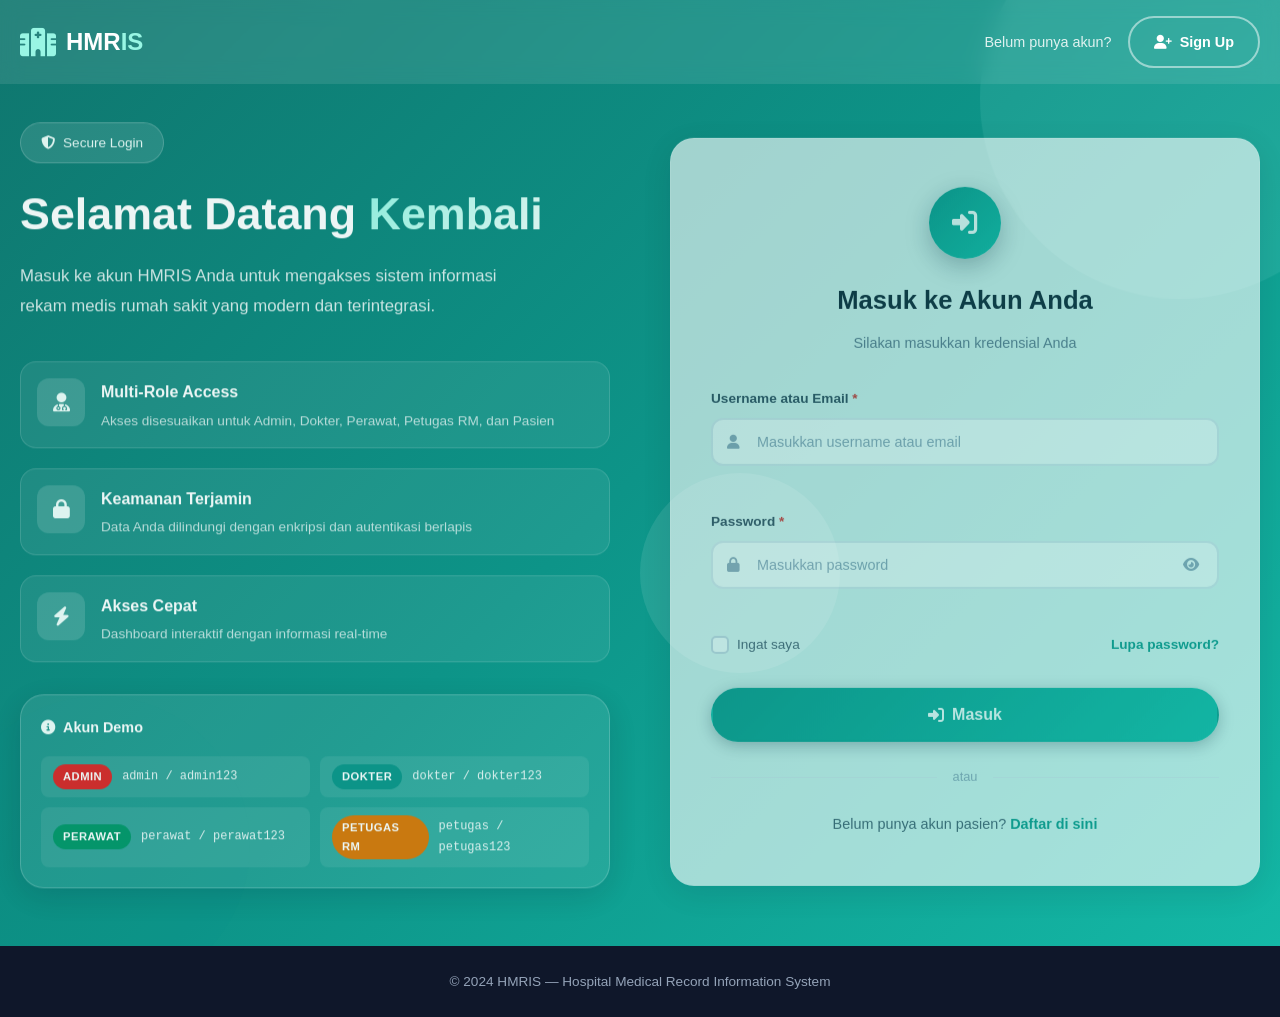
<file: pages/farmasi.html>
<!DOCTYPE html>
<html lang="id">
<head>
    <meta charset="UTF-8">
    <meta name="viewport" content="width=device-width, initial-scale=1.0">
    <meta name="description" content="Farmasi - Hospital Medical Record Information System">
    <title>Farmasi - HMRIS</title>

    <link rel="preconnect" href="https://fonts.googleapis.com">
    <link rel="preconnect" href="https://fonts.gstatic.com" crossorigin>
        <!-- Google Font Plus Jakarta Sans & Inter -->
    <link rel="preconnect" href="https://fonts.googleapis.com">
    <link rel="preconnect" href="https://fonts.gstatic.com" crossorigin>
    <link href="https://fonts.googleapis.com/css2?family=Inter:wght@400;500;600;700&family=Plus+Jakarta+Sans:wght@400;500;600;700;800&display=swap" rel="stylesheet">
    <link rel="stylesheet" href="https://cdnjs.cloudflare.com/ajax/libs/font-awesome/6.5.0/css/all.min.css">
    <link rel="stylesheet" href="../assets/css/farmasi.css">

    <!-- Modern Executive Healthcare Design System -->
    <link rel="stylesheet" href="../assets/css/theme.css">
</head>
<body>

    <!-- ==================== SIDEBAR ==================== -->
    <aside class="sidebar" id="sidebar">
        <div class="sidebar-header">
            <a href="dashboard/index.html" class="sidebar-logo">
                <i class="fas fa-hospital"></i>
                <span>HMR<span class="logo-highlight">IS</span></span>
            </a>
        </div>

        <div class="role-badge-wrapper">
            <div class="role-badge" id="roleBadge">
                <i class="fas fa-user-circle"></i>
                <span id="roleBadgeText">Role</span>
            </div>
        </div>

        <nav class="sidebar-nav">
            <ul class="nav-list" id="navList"></ul>
        </nav>

        <div class="sidebar-footer">
            <button class="btn-logout" id="btnLogoutSidebar">
                <i class="fas fa-sign-out-alt"></i>
                <span>Logout</span>
            </button>
            <div class="sidebar-copyright">
                <small>&copy; 2024 HMRIS v1.0</small>
            </div>
        </div>
    </aside>

    <!-- ==================== MAIN CONTENT ==================== -->
    <div class="main-wrapper">
        <!-- ==================== TOP NAVBAR ==================== -->
        <header class="top-navbar">
            <div class="navbar-left">
                <button class="menu-toggle" id="menuToggle" aria-label="Toggle sidebar">
                    <i class="fas fa-bars"></i>
                </button>
                <div class="search-box">
                    <i class="fas fa-search"></i>
                    <input type="text" placeholder="Cari pasien, dokter, rekam medis...">
                </div>
            </div>

            <div class="navbar-right">
                <button class="navbar-icon-btn" aria-label="Notifications">
                    <i class="fas fa-bell"></i>
                    <span class="badge" id="notifBadge">0</span>
                </button>

                <button class="navbar-icon-btn" aria-label="Messages">
                    <i class="fas fa-envelope"></i>
                    <span class="badge">5</span>
                </button>

                <div class="user-profile" id="userProfile">
                    <div class="user-avatar" id="userAvatar">
                        <i class="fas fa-user"></i>
                    </div>
                    <div class="user-info">
                        <span class="user-name" id="userName">User Name</span>
                        <span class="user-role" id="userRole">Role</span>
                    </div>
                    <i class="fas fa-chevron-down"></i>

                    <div class="user-dropdown" id="userDropdown">
                        <div class="dropdown-header">
                            <div class="dropdown-avatar">
                                <i class="fas fa-user"></i>
                            </div>
                            <div>
                                <h4 id="dropdownName">User Name</h4>
                                <p id="dropdownEmail">user@email.com</p>
                            </div>
                        </div>
                        <div class="dropdown-divider"></div>
                        <a href="#" class="dropdown-item"><i class="fas fa-user-circle"></i><span>Profil Saya</span></a>
                        <a href="#" class="dropdown-item"><i class="fas fa-cog"></i><span>Pengaturan</span></a>
                        <div class="dropdown-divider"></div>
                        <a href="#" class="dropdown-item logout" id="btnLogoutDropdown">
                            <i class="fas fa-sign-out-alt"></i><span>Logout</span>
                        </a>
                    </div>
                </div>
            </div>
        </header>

        <!-- ==================== CONTENT AREA ==================== -->
        <main class="content-area">
            <!-- Page Header -->
            <div class="page-header fade-in">
                <div class="page-header-left">
                    <nav class="breadcrumb">
                        <a href="dashboard/index.html"><i class="fas fa-home"></i> Dashboard</a>
                        <i class="fas fa-chevron-right"></i>
                        <span class="active">Farmasi</span>
                    </nav>
                    <h1 class="page-title">Manajemen Farmasi</h1>
                    <p class="page-subtitle">Kelola stok obat, supplier, dan inventaris farmasi</p>
                </div>
                <div class="page-header-right">
                    <button class="btn btn-outline" id="btnAlerts">
                        <i class="fas fa-exclamation-triangle"></i>
                        <span>Peringatan</span>
                        <span class="alert-count" id="alertCount">0</span>
                    </button>
                    <button class="btn btn-primary" id="btnAddMedicine">
                        <i class="fas fa-pills"></i>
                        <span>Tambah Obat</span>
                    </button>
                </div>
            </div>

            <!-- Statistics -->
            <section class="stats-section fade-in">
                <div class="stats-grid">
                    <div class="stat-card">
                        <div class="stat-icon" style="background: linear-gradient(135deg, #0077B6, #00B4D8)">
                            <i class="fas fa-capsules"></i>
                        </div>
                        <div class="stat-info">
                            <div class="stat-label">Total Obat</div>
                            <div class="stat-value" id="statTotal">0</div>
                        </div>
                    </div>
                    <div class="stat-card warning">
                        <div class="stat-icon" style="background: linear-gradient(135deg, #FF6B35, #FFB347)">
                            <i class="fas fa-exclamation-triangle"></i>
                        </div>
                        <div class="stat-info">
                            <div class="stat-label">Stok Rendah</div>
                            <div class="stat-value" id="statLowStock">0</div>
                        </div>
                    </div>
                    <div class="stat-card danger">
                        <div class="stat-icon" style="background: linear-gradient(135deg, #EF476F, #FF6B6B)">
                            <i class="fas fa-calendar-times"></i>
                        </div>
                        <div class="stat-info">
                            <div class="stat-label">Segera Expired</div>
                            <div class="stat-value" id="statExpiredSoon">0</div>
                        </div>
                    </div>
                    <div class="stat-card success">
                        <div class="stat-icon" style="background: linear-gradient(135deg, #06D6A0, #2EC4B6)">
                            <i class="fas fa-money-bill-wave"></i>
                        </div>
                        <div class="stat-info">
                            <div class="stat-label">Total Nilai Stok</div>
                            <div class="stat-value stat-value-currency" id="statTotalValue">Rp 0</div>
                        </div>
                    </div>
                </div>
            </section>

            <!-- Alert Banner -->
            <section class="alert-banner fade-in" id="alertBanner" style="display: none;">
                <div class="alert-content">
                    <div class="alert-icon">
                        <i class="fas fa-exclamation-circle"></i>
                    </div>
                    <div class="alert-text">
                        <h4 id="alertTitle">Peringatan Stok & Expired</h4>
                        <p id="alertMessage">Terdapat obat yang perlu perhatian segera</p>
                    </div>
                    <button class="alert-close" id="btnCloseAlert">
                        <i class="fas fa-times"></i>
                    </button>
                </div>
                <div class="alert-details" id="alertDetails"></div>
            </section>

            <!-- Table -->
            <section class="table-panel glass-card fade-in">
                <div class="panel-toolbar">
                    <div class="toolbar-left">
                        <div class="search-box-table">
                            <i class="fas fa-search"></i>
                            <input type="text" id="searchInput" placeholder="Cari kode, nama obat, supplier...">
                        </div>
                        <div class="filter-group">
                            <select id="filterCategory" class="filter-select">
                                <option value="">Semua Kategori</option>
                                <option value="Antibiotik">Antibiotik</option>
                                <option value="Analgesik">Analgesik</option>
                                <option value="Antipiretik">Antipiretik</option>
                                <option value="Vitamin">Vitamin</option>
                                <option value="Suplemen">Suplemen</option>
                                <option value="Obat Jantung">Obat Jantung</option>
                                <option value="Obat Diabetes">Obat Diabetes</option>
                                <option value="Obat Hipertensi">Obat Hipertensi</option>
                                <option value="Obat Lambung">Obat Lambung</option>
                                <option value="Obat Alergi">Obat Alergi</option>
                                <option value="Lainnya">Lainnya</option>
                            </select>
                            <select id="filterStatus" class="filter-select">
                                <option value="">Semua Status</option>
                                <option value="Aktif">Aktif</option>
                                <option value="Tidak Aktif">Tidak Aktif</option>
                                <option value="Habis">Habis</option>
                            </select>
                            <select id="filterStock" class="filter-select">
                                <option value="">Semua Stok</option>
                                <option value="low">Stok Rendah (< 10)</option>
                                <option value="out">Habis (0)</option>
                                <option value="safe">Stok Aman (≥ 10)</option>
                            </select>
                            <select id="filterExpiry" class="filter-select">
                                <option value="">Semua Expired</option>
                                <option value="expired">Sudah Expired</option>
                                <option value="soon">Segera (< 30 hari)</option>
                                <option value="warning">Peringatan (< 90 hari)</option>
                                <option value="safe">Aman</option>
                            </select>
                        </div>
                    </div>
                    <div class="toolbar-right">
                        <button class="btn-icon" id="btnExportExcel" title="Export Excel"><i class="fas fa-file-excel"></i></button>
                        <button class="btn-icon" id="btnExportPDF" title="Export PDF"><i class="fas fa-file-pdf"></i></button>
                        <button class="btn-icon" id="btnPrint" title="Print"><i class="fas fa-print"></i></button>
                        <button class="btn-icon" id="btnRefresh" title="Refresh"><i class="fas fa-sync-alt"></i></button>
                    </div>
                </div>

                <div class="table-container">
                    <table class="data-table">
                        <thead>
                            <tr>
                                <th class="sortable" data-sort="kode">Kode <i class="fas fa-sort"></i></th>
                                <th class="sortable" data-sort="nama">Nama Obat <i class="fas fa-sort"></i></th>
                                <th>Kategori</th>
                                <th>Satuan</th>
                                <th class="sortable" data-sort="stok">Stok <i class="fas fa-sort"></i></th>
                                <th class="sortable" data-sort="harga">Harga <i class="fas fa-sort"></i></th>
                                <th class="sortable" data-sort="expired">Expired <i class="fas fa-sort"></i></th>
                                <th>Supplier</th>
                                <th>Status</th>
                                <th class="text-center">Aksi</th>
                            </tr>
                        </thead>
                        <tbody id="tableBody"></tbody>
                    </table>
                    <div class="empty-state" id="emptyState" style="display: none;">
                        <i class="fas fa-capsules"></i>
                        <h3>Tidak Ada Data</h3>
                        <p>Belum ada data obat yang sesuai dengan filter Anda</p>
                    </div>
                </div>

                <div class="table-footer">
                    <div class="table-info">
                        Menampilkan <span id="showingStart">0</span>-<span id="showingEnd">0</span> dari <span id="showingTotal">0</span> data
                    </div>
                    <div class="pagination" id="pagination"></div>
                </div>
            </section>

            <footer class="dashboard-footer">
                <p>&copy; 2024 HMRIS — Hospital Medical Record Information System. All rights reserved.</p>
            </footer>
        </main>
    </div>

    <div class="mobile-overlay" id="mobileOverlay"></div>

    <!-- ==================== MODALS ==================== -->

    <!-- Add/Edit Medicine Modal -->
    <div class="modal-overlay" id="medicineModal">
        <div class="modal-box modal-large">
            <div class="modal-header">
                <h3 class="modal-title" id="modalTitle">
                    <i class="fas fa-pills"></i>
                    <span>Tambah Obat Baru</span>
                </h3>
                <button class="modal-close" id="btnCloseModal"><i class="fas fa-times"></i></button>
            </div>
            <form id="medicineForm" novalidate>
                <div class="modal-body">
                    <div class="form-grid">
                        <!-- Kode Obat -->
                        <div class="form-group">
                            <label>Kode Obat <span class="required">*</span></label>
                            <div class="input-with-icon readonly">
                                <i class="fas fa-barcode"></i>
                                <input type="text" id="kodeObat" readonly>
                                <i class="fas fa-lock"></i>
                            </div>
                        </div>

                        <!-- Status -->
                        <div class="form-group">
                            <label>Status <span class="required">*</span></label>
                            <div class="input-with-icon">
                                <i class="fas fa-toggle-on"></i>
                                <select id="status" required>
                                    <option value="Aktif">Aktif</option>
                                    <option value="Tidak Aktif">Tidak Aktif</option>
                                    <option value="Habis">Habis</option>
                                </select>
                            </div>
                        </div>

                        <!-- Nama Obat -->
                        <div class="form-group full-width">
                            <label>Nama Obat <span class="required">*</span></label>
                            <div class="input-with-icon">
                                <i class="fas fa-capsules"></i>
                                <input type="text" id="nama" placeholder="Nama obat" required>
                            </div>
                            <span class="error-message" id="error-nama"></span>
                        </div>

                        <!-- Kategori -->
                        <div class="form-group">
                            <label>Kategori <span class="required">*</span></label>
                            <div class="input-with-icon">
                                <i class="fas fa-tags"></i>
                                <select id="kategori" required>
                                    <option value="">Pilih Kategori</option>
                                    <option value="Antibiotik">Antibiotik</option>
                                    <option value="Analgesik">Analgesik (Pereda Nyeri)</option>
                                    <option value="Antipiretik">Antipiretik (Penurun Demam)</option>
                                    <option value="Vitamin">Vitamin</option>
                                    <option value="Suplemen">Suplemen</option>
                                    <option value="Obat Jantung">Obat Jantung</option>
                                    <option value="Obat Diabetes">Obat Diabetes</option>
                                    <option value="Obat Hipertensi">Obat Hipertensi</option>
                                    <option value="Obat Lambung">Obat Lambung</option>
                                    <option value="Obat Alergi">Obat Alergi</option>
                                    <option value="Obat Batuk">Obat Batuk</option>
                                    <option value="Obat Flu">Obat Flu</option>
                                    <option value="Lainnya">Lainnya</option>
                                </select>
                            </div>
                            <span class="error-message" id="error-kategori"></span>
                        </div>

                        <!-- Satuan -->
                        <div class="form-group">
                            <label>Satuan <span class="required">*</span></label>
                            <div class="input-with-icon">
                                <i class="fas fa-box"></i>
                                <select id="satuan" required>
                                    <option value="">Pilih Satuan</option>
                                    <option value="Tablet">Tablet</option>
                                    <option value="Kapsul">Kapsul</option>
                                    <option value="Sirup">Sirup (Botol)</option>
                                    <option value="Salep">Salep (Tube)</option>
                                    <option value="Injeksi">Injeksi (Vial)</option>
                                    <option value="Tetes">Tetes (Botol)</option>
                                    <option value="Suppositoria">Suppositoria</option>
                                    <option value="Inhaler">Inhaler</option>
                                    <option value="Patch">Patch</option>
                                    <option value="Infus">Infus (Botol)</option>
                                    <option value="Strip">Strip</option>
                                    <option value="Box">Box</option>
                                </select>
                            </div>
                            <span class="error-message" id="error-satuan"></span>
                        </div>

                        <!-- Stok -->
                        <div class="form-group">
                            <label>Stok <span class="required">*</span></label>
                            <div class="input-with-icon">
                                <i class="fas fa-warehouse"></i>
                                <input type="number" id="stok" min="0" placeholder="Jumlah stok" required>
                            </div>
                            <span class="error-message" id="error-stok"></span>
                            <div class="stock-indicator" id="stockIndicator"></div>
                        </div>

                        <!-- Harga -->
                        <div class="form-group">
                            <label>Harga per Satuan (Rp) <span class="required">*</span></label>
                            <div class="input-with-icon">
                                <i class="fas fa-money-bill-wave"></i>
                                <input type="number" id="harga" min="0" placeholder="Harga" required>
                            </div>
                            <span class="error-message" id="error-harga"></span>
                            <div class="price-preview" id="pricePreview"></div>
                        </div>

                        <!-- Tanggal Expired -->
                        <div class="form-group">
                            <label>Tanggal Expired <span class="required">*</span></label>
                            <div class="input-with-icon">
                                <i class="fas fa-calendar-times"></i>
                                <input type="date" id="expired" required>
                            </div>
                            <span class="error-message" id="error-expired"></span>
                            <div class="expiry-indicator" id="expiryIndicator"></div>
                        </div>

                        <!-- Supplier -->
                        <div class="form-group">
                            <label>Supplier <span class="required">*</span></label>
                            <div class="input-with-icon">
                                <i class="fas fa-truck"></i>
                                <input type="text" id="supplier" placeholder="Nama supplier" required>
                            </div>
                            <span class="error-message" id="error-supplier"></span>
                        </div>

                        <!-- Deskripsi -->
                        <div class="form-group full-width">
                            <label>Deskripsi</label>
                            <div class="input-with-icon textarea-wrapper">
                                <i class="fas fa-align-left"></i>
                                <textarea id="deskripsi" rows="3" placeholder="Deskripsi singkat obat"></textarea>
                            </div>
                        </div>
                    </div>
                </div>
                <div class="modal-footer">
                    <button type="button" class="btn btn-outline" id="btnCancelForm">Batal</button>
                    <button type="submit" class="btn btn-primary" id="btnSubmitForm">
                        <i class="fas fa-save"></i>
                        <span>Simpan Obat</span>
                    </button>
                </div>
            </form>
        </div>
    </div>

    <!-- Detail Modal -->
    <div class="modal-overlay" id="detailModal">
        <div class="modal-box modal-large">
            <div class="modal-header">
                <h3 class="modal-title"><i class="fas fa-capsules"></i> Detail Obat</h3>
                <button class="modal-close" id="btnCloseDetail"><i class="fas fa-times"></i></button>
            </div>
            <div class="modal-body" id="detailBody"></div>
            <div class="modal-footer">
                <button type="button" class="btn btn-outline" id="btnCloseDetail2">Tutup</button>
                <button type="button" class="btn btn-primary" id="btnEditFromDetail">
                    <i class="fas fa-edit"></i> Edit
                </button>
            </div>
        </div>
    </div>

    <!-- Delete Modal -->
    <div class="modal-overlay" id="deleteModal">
        <div class="modal-box modal-small">
            <div class="modal-icon danger"><i class="fas fa-trash-alt"></i></div>
            <h3 class="modal-title">Konfirmasi Hapus</h3>
            <p class="modal-message">Hapus obat <strong id="deleteMedicineName"></strong>?</p>
            <p class="modal-warning">Data yang dihapus tidak dapat dikembalikan!</p>
            <div class="modal-actions">
                <button class="btn btn-outline" id="btnCancelDelete">Batal</button>
                <button class="btn btn-danger" id="btnConfirmDelete">
                    <i class="fas fa-trash-alt"></i> Ya, Hapus
                </button>
            </div>
        </div>
    </div>

    <!-- Alert Modal -->
    <div class="modal-overlay" id="alertModal">
        <div class="modal-box modal-large">
            <div class="modal-header">
                <h3 class="modal-title">
                    <i class="fas fa-exclamation-triangle"></i>
                    <span>Peringatan Stok & Expired</span>
                </h3>
                <button class="modal-close" id="btnCloseAlertModal"><i class="fas fa-times"></i></button>
            </div>
            <div class="modal-body" id="alertModalBody"></div>
            <div class="modal-footer">
                <button type="button" class="btn btn-primary" id="btnCloseAlertModal2">Tutup</button>
            </div>
        </div>
    </div>

    <script src="../assets/js/farmasi.js"></script>
    <!-- Global Navbar Interactivity -->
    <script src="../assets/js/navbar.js"></script>
</body>
</html>
</file>
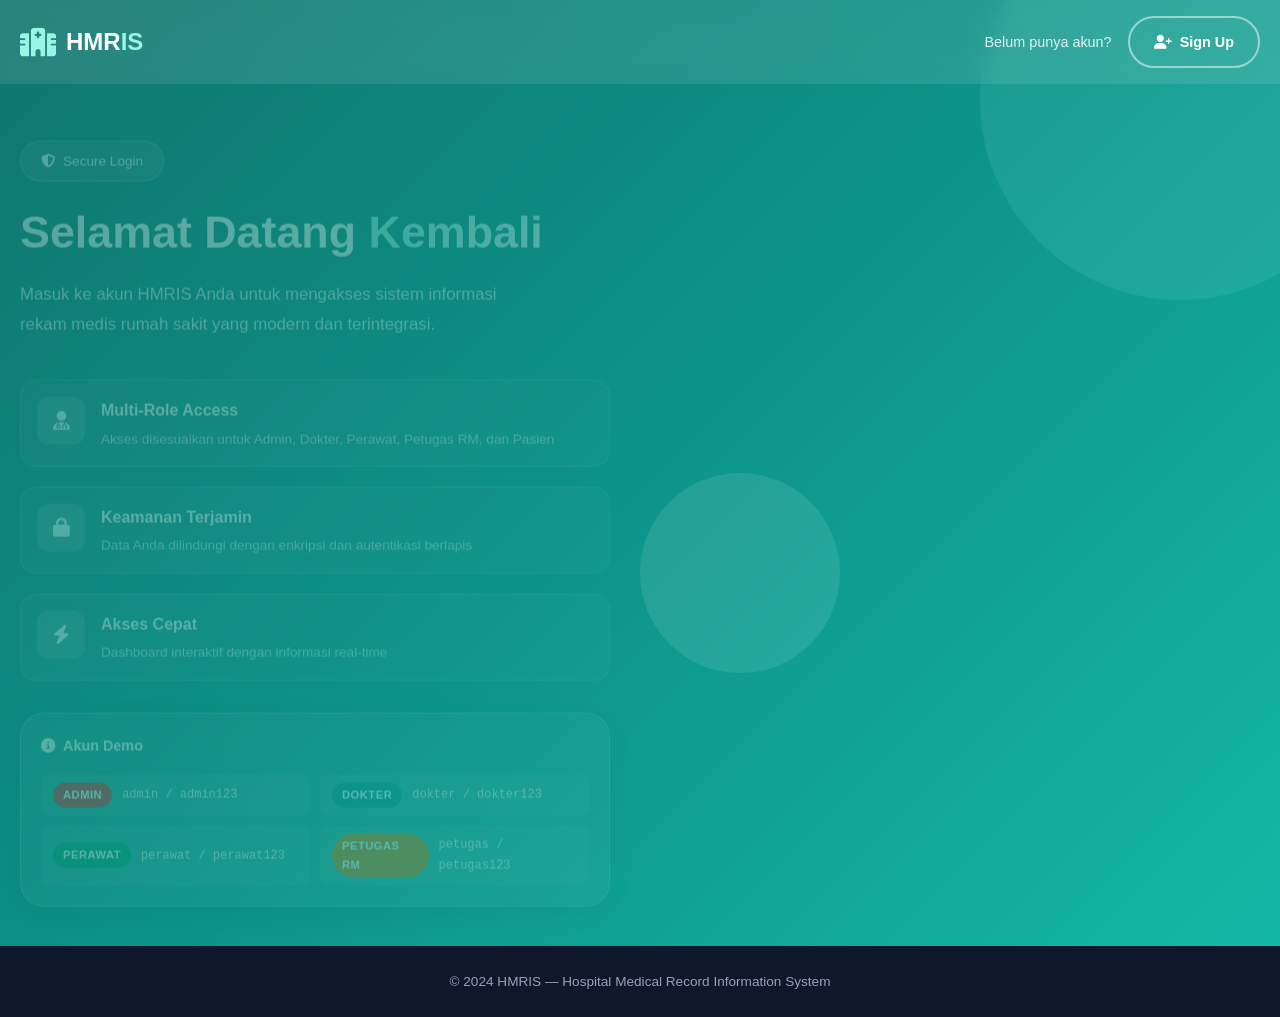
<file: pages/janji-temu.html>
<!DOCTYPE html>
<html lang="id">
<head>
    <meta charset="UTF-8">
    <meta name="viewport" content="width=device-width, initial-scale=1.0">
    <meta name="description" content="Janji Temu - Hospital Medical Record Information System">
    <title>Janji Temu - HMRIS</title>
    <!-- Google Font Plus Jakarta Sans & Inter -->
    <link rel="preconnect" href="https://fonts.googleapis.com">
    <link rel="preconnect" href="https://fonts.gstatic.com" crossorigin>
    <link href="https://fonts.googleapis.com/css2?family=Inter:wght@400;500;600;700&family=Plus+Jakarta+Sans:wght@400;500;600;700;800&display=swap" rel="stylesheet">

    <!-- Font Awesome -->
    <link rel="stylesheet" href="https://cdnjs.cloudflare.com/ajax/libs/font-awesome/6.5.0/css/all.min.css">

    <!-- Custom CSS -->
    <link rel="stylesheet" href="../assets/css/janji.css">

    <!-- Modern Executive Healthcare Design System -->
    <link rel="stylesheet" href="../assets/css/theme.css">
</head>
<body>

    <!-- ==================== SIDEBAR ==================== -->
    <aside class="sidebar" id="sidebar">
        <div class="sidebar-header">
            <a href="dashboard/index.html" class="sidebar-logo">
                <i class="fas fa-hospital"></i>
                <span>HMR<span class="logo-highlight">IS</span></span>
            </a>
        </div>

        <div class="role-badge-wrapper">
            <div class="role-badge" id="roleBadge">
                <i class="fas fa-user-circle"></i>
                <span id="roleBadgeText">Role</span>
            </div>
        </div>

        <nav class="sidebar-nav">
            <ul class="nav-list" id="navList"></ul>
        </nav>

        <div class="sidebar-footer">
            <button class="btn-logout" id="btnLogoutSidebar">
                <i class="fas fa-sign-out-alt"></i>
                <span>Logout</span>
            </button>
            <div class="sidebar-copyright">
                <small>&copy; 2024 HMRIS v1.0</small>
            </div>
        </div>
    </aside>

    <!-- ==================== MAIN CONTENT ==================== -->
    <div class="main-wrapper">
        <!-- ==================== TOP NAVBAR ==================== -->
        <header class="top-navbar">
            <div class="navbar-left">
                <button class="menu-toggle" id="menuToggle" aria-label="Toggle sidebar">
                    <i class="fas fa-bars"></i>
                </button>
                <div class="search-box">
                    <i class="fas fa-search"></i>
                    <input type="text" placeholder="Cari pasien, dokter, rekam medis...">
                </div>
            </div>

            <div class="navbar-right">
                <button class="navbar-icon-btn" aria-label="Notifications">
                    <i class="fas fa-bell"></i>
                    <span class="badge">3</span>
                </button>

                <button class="navbar-icon-btn" aria-label="Messages">
                    <i class="fas fa-envelope"></i>
                    <span class="badge">5</span>
                </button>

                <div class="user-profile" id="userProfile">
                    <div class="user-avatar" id="userAvatar">
                        <i class="fas fa-user"></i>
                    </div>
                    <div class="user-info">
                        <span class="user-name" id="userName">User Name</span>
                        <span class="user-role" id="userRole">Role</span>
                    </div>
                    <i class="fas fa-chevron-down"></i>

                    <div class="user-dropdown" id="userDropdown">
                        <div class="dropdown-header">
                            <div class="dropdown-avatar">
                                <i class="fas fa-user"></i>
                            </div>
                            <div>
                                <h4 id="dropdownName">User Name</h4>
                                <p id="dropdownEmail">user@email.com</p>
                            </div>
                        </div>
                        <div class="dropdown-divider"></div>
                        <a href="pengaturan.html?section=profile" class="dropdown-item"><i class="fas fa-user-circle"></i><span>Profil Saya</span></a>
                        <a href="pengaturan.html" class="dropdown-item"><i class="fas fa-cog"></i><span>Pengaturan</span></a>
                        <div class="dropdown-divider"></div>
                        <a href="#" class="dropdown-item logout" id="btnLogoutDropdown">
                            <i class="fas fa-sign-out-alt"></i><span>Logout</span>
                        </a>
                    </div>
                </div>
            </div>
        </header>

        <!-- ==================== CONTENT AREA ==================== -->
        <main class="content-area">
            <!-- Page Header -->
            <div class="page-header fade-in">
                <div class="page-header-left">
                    <nav class="breadcrumb">
                        <a href="dashboard/index.html"><i class="fas fa-home"></i> Dashboard</a>
                        <i class="fas fa-chevron-right"></i>
                        <span class="active">Janji Temu</span>
                    </nav>
                    <h1 class="page-title">Janji Temu</h1>
                    <p class="page-subtitle">Kelola jadwal janji temu antara pasien dan dokter</p>
                </div>
                <div class="page-header-right">
                    <button class="btn btn-primary" id="btnAddAppointment">
                        <i class="fas fa-calendar-plus"></i>
                        <span>Buat Janji Temu</span>
                    </button>
                </div>
            </div>

            <!-- Statistics -->
            <section class="stats-section fade-in">
                <div class="stats-grid">
                    <div class="stat-card">
                        <div class="stat-icon" style="background: linear-gradient(135deg, #0077B6, #00B4D8)">
                            <i class="fas fa-calendar-check"></i>
                        </div>
                        <div class="stat-info">
                            <div class="stat-label">Total Janji</div>
                            <div class="stat-value" id="statTotal">0</div>
                        </div>
                    </div>
                    <div class="stat-card">
                        <div class="stat-icon" style="background: linear-gradient(135deg, #06D6A0, #2EC4B6)">
                            <i class="fas fa-calendar-day"></i>
                        </div>
                        <div class="stat-info">
                            <div class="stat-label">Hari Ini</div>
                            <div class="stat-value" id="statToday">0</div>
                        </div>
                    </div>
                    <div class="stat-card">
                        <div class="stat-icon" style="background: linear-gradient(135deg, #FFD166, #FFB347)">
                            <i class="fas fa-clock"></i>
                        </div>
                        <div class="stat-info">
                            <div class="stat-label">Menunggu</div>
                            <div class="stat-value" id="statPending">0</div>
                        </div>
                    </div>
                    <div class="stat-card">
                        <div class="stat-icon" style="background: linear-gradient(135deg, #7B2CBF, #9D4EDD)">
                            <i class="fas fa-check-double"></i>
                        </div>
                        <div class="stat-info">
                            <div class="stat-label">Selesai</div>
                            <div class="stat-value" id="statCompleted">0</div>
                        </div>
                    </div>
                </div>
            </section>

            <!-- Calendar + Table Layout -->
            <section class="appointment-layout fade-in">
                <!-- Mini Calendar -->
                <div class="calendar-panel glass-card">
                    <div class="panel-header">
                        <h3 class="panel-title"><i class="fas fa-calendar-alt"></i> Kalender Janji</h3>
                        <div class="calendar-nav">
                            <button class="cal-btn" id="prevMonth"><i class="fas fa-chevron-left"></i></button>
                            <span class="cal-month" id="calMonth">Januari 2024</span>
                            <button class="cal-btn" id="nextMonth"><i class="fas fa-chevron-right"></i></button>
                        </div>
                    </div>
                    <div class="calendar-grid" id="calendarGrid"></div>
                    <div class="calendar-legend">
                        <div class="legend-item">
                            <span class="legend-dot today"></span> Hari Ini
                        </div>
                        <div class="legend-item">
                            <span class="legend-dot has-appointment"></span> Ada Janji
                        </div>
                        <div class="legend-item">
                            <span class="legend-dot selected"></span> Dipilih
                        </div>
                    </div>
                    <button class="btn btn-outline btn-block btn-sm" id="btnClearDateFilter" style="margin-top: 12px;">
                        <i class="fas fa-times"></i> Reset Filter Tanggal
                    </button>
                </div>

                <!-- Table -->
                <div class="table-panel glass-card">
                    <div class="panel-toolbar">
                        <div class="toolbar-left">
                            <div class="search-box-table">
                                <i class="fas fa-search"></i>
                                <input type="text" id="searchInput" placeholder="Cari kode, pasien, dokter...">
                            </div>
                            <div class="filter-group">
                                <select id="filterStatus" class="filter-select">
                                    <option value="">Semua Status</option>
                                    <option value="Dijadwalkan">Dijadwalkan</option>
                                    <option value="Selesai">Selesai</option>
                                    <option value="Dibatalkan">Dibatalkan</option>
                                    <option value="No-Show">No-Show</option>
                                </select>
                                <select id="filterPriority" class="filter-select">
                                    <option value="">Semua Prioritas</option>
                                    <option value="Normal">Normal</option>
                                    <option value="Urgent">Urgent</option>
                                    <option value="Emergency">Emergency</option>
                                </select>
                                <select id="filterDoctor" class="filter-select">
                                    <option value="">Semua Dokter</option>
                                </select>
                            </div>
                        </div>
                        <div class="toolbar-right">
                            <button class="btn-icon" id="btnExportExcel" title="Export Excel"><i class="fas fa-file-excel"></i></button>
                            <button class="btn-icon" id="btnExportPDF" title="Export PDF"><i class="fas fa-file-pdf"></i></button>
                            <button class="btn-icon" id="btnPrint" title="Print"><i class="fas fa-print"></i></button>
                            <button class="btn-icon" id="btnRefresh" title="Refresh"><i class="fas fa-sync-alt"></i></button>
                        </div>
                    </div>

                    <div class="table-container">
                        <table class="data-table">
                            <thead>
                                <tr>
                                    <th class="sortable" data-sort="kode">Kode <i class="fas fa-sort"></i></th>
                                    <th class="sortable" data-sort="tanggal">Tanggal/Jam <i class="fas fa-sort"></i></th>
                                    <th>Pasien</th>
                                    <th>Dokter</th>
                                    <th>Poli</th>
                                    <th>Jenis</th>
                                    <th>Prioritas</th>
                                    <th>Status</th>
                                    <th class="text-center">Aksi</th>
                                </tr>
                            </thead>
                            <tbody id="tableBody"></tbody>
                        </table>
                        <div class="empty-state" id="emptyState" style="display: none;">
                            <i class="fas fa-calendar-times"></i>
                            <h3>Tidak Ada Data</h3>
                            <p>Belum ada janji temu yang sesuai dengan filter Anda</p>
                        </div>
                    </div>

                    <div class="table-footer">
                        <div class="table-info">
                            Menampilkan <span id="showingStart">0</span>-<span id="showingEnd">0</span> dari <span id="showingTotal">0</span> data
                        </div>
                        <div class="pagination" id="pagination"></div>
                    </div>
                </div>
            </section>

            <footer class="dashboard-footer">
                <p>&copy; 2024 HMRIS — Hospital Medical Record Information System. All rights reserved.</p>
            </footer>
        </main>
    </div>

    <div class="mobile-overlay" id="mobileOverlay"></div>

    <!-- ==================== MODALS ==================== -->

    <!-- Add/Edit Appointment Modal -->
    <div class="modal-overlay" id="appointmentModal">
        <div class="modal-box modal-large">
            <div class="modal-header">
                <h3 class="modal-title" id="modalTitle">
                    <i class="fas fa-calendar-plus"></i>
                    <span>Buat Janji Temu Baru</span>
                </h3>
                <button class="modal-close" id="btnCloseModal"><i class="fas fa-times"></i></button>
            </div>
            <form id="appointmentForm" novalidate>
                <div class="modal-body">
                    <div class="form-grid">
                        <!-- Kode Janji -->
                        <div class="form-group">
                            <label>Kode Janji <span class="required">*</span></label>
                            <div class="input-with-icon readonly">
                                <i class="fas fa-hashtag"></i>
                                <input type="text" id="kodeJanji" readonly>
                                <i class="fas fa-lock"></i>
                            </div>
                        </div>

                        <!-- Status -->
                        <div class="form-group">
                            <label>Status <span class="required">*</span></label>
                            <div class="input-with-icon">
                                <i class="fas fa-toggle-on"></i>
                                <select id="status" required>
                                    <option value="Dijadwalkan">Dijadwalkan</option>
                                    <option value="Selesai">Selesai</option>
                                    <option value="Dibatalkan">Dibatalkan</option>
                                    <option value="No-Show">No-Show</option>
                                </select>
                            </div>
                        </div>

                        <!-- Tanggal -->
                        <div class="form-group">
                            <label>Tanggal <span class="required">*</span></label>
                            <div class="input-with-icon">
                                <i class="fas fa-calendar-alt"></i>
                                <input type="date" id="tanggal" required>
                            </div>
                            <span class="error-message" id="error-tanggal"></span>
                        </div>

                        <!-- Jam -->
                        <div class="form-group">
                            <label>Jam <span class="required">*</span></label>
                            <div class="input-with-icon">
                                <i class="fas fa-clock"></i>
                                <input type="time" id="jam" required>
                            </div>
                            <span class="error-message" id="error-jam"></span>
                        </div>

                        <!-- Pasien -->
                        <div class="form-group">
                            <label>Pilih Pasien <span class="required">*</span></label>
                            <div class="input-with-icon">
                                <i class="fas fa-user-injured"></i>
                                <select id="idPasien" required>
                                    <option value="">-- Pilih Pasien --</option>
                                </select>
                            </div>
                            <span class="error-message" id="error-idPasien"></span>
                            <div class="patient-preview" id="patientPreview"></div>
                        </div>

                        <!-- Dokter -->
                        <div class="form-group">
                            <label>Pilih Dokter <span class="required">*</span></label>
                            <div class="input-with-icon">
                                <i class="fas fa-user-md"></i>
                                <select id="idDokter" required>
                                    <option value="">-- Pilih Dokter --</option>
                                </select>
                            </div>
                            <span class="error-message" id="error-idDokter"></span>
                            <div class="doctor-preview" id="doctorPreview"></div>
                        </div>

                        <!-- Poli (auto) -->
                        <div class="form-group">
                            <label>Poli</label>
                            <div class="input-with-icon readonly">
                                <i class="fas fa-hospital"></i>
                                <input type="text" id="poli" readonly placeholder="Otomatis dari dokter">
                            </div>
                        </div>

                        <!-- Jenis Kunjungan -->
                        <div class="form-group">
                            <label>Jenis Kunjungan <span class="required">*</span></label>
                            <div class="input-with-icon">
                                <i class="fas fa-clipboard-list"></i>
                                <select id="jenisKunjungan" required>
                                    <option value="">-- Pilih Jenis --</option>
                                    <option value="Konsultasi Baru">Konsultasi Baru</option>
                                    <option value="Kontrol Ulang">Kontrol Ulang</option>
                                    <option value="Pemeriksaan">Pemeriksaan</option>
                                    <option value="Vaksinasi">Vaksinasi</option>
                                    <option value="Medical Check Up">Medical Check Up</option>
                                    <option value="Rujukan">Rujukan</option>
                                </select>
                            </div>
                            <span class="error-message" id="error-jenisKunjungan"></span>
                        </div>

                        <!-- Prioritas -->
                        <div class="form-group">
                            <label>Prioritas <span class="required">*</span></label>
                            <div class="priority-options">
                                <label class="priority-option">
                                    <input type="radio" name="prioritas" value="Normal" checked>
                                    <span class="priority-label normal">
                                        <i class="fas fa-circle"></i> Normal
                                    </span>
                                </label>
                                <label class="priority-option">
                                    <input type="radio" name="prioritas" value="Urgent">
                                    <span class="priority-label urgent">
                                        <i class="fas fa-exclamation-circle"></i> Urgent
                                    </span>
                                </label>
                                <label class="priority-option">
                                    <input type="radio" name="prioritas" value="Emergency">
                                    <span class="priority-label emergency">
                                        <i class="fas fa-exclamation-triangle"></i> Emergency
                                    </span>
                                </label>
                            </div>
                        </div>

                        <!-- Keluhan -->
                        <div class="form-group full-width">
                            <label>Keluhan <span class="required">*</span></label>
                            <div class="input-with-icon textarea-wrapper">
                                <i class="fas fa-comment-medical"></i>
                                <textarea id="keluhan" rows="3" placeholder="Keluhan pasien" required></textarea>
                            </div>
                            <span class="error-message" id="error-keluhan"></span>
                        </div>
                    </div>

                    <!-- Conflict Warning -->
                    <div class="conflict-warning" id="conflictWarning" style="display: none;">
                        <i class="fas fa-exclamation-triangle"></i>
                        <div class="conflict-content">
                            <strong>Peringatan Jadwal Bentrok!</strong>
                            <p id="conflictMessage"></p>
                        </div>
                    </div>
                </div>
                <div class="modal-footer">
                    <button type="button" class="btn btn-outline" id="btnCancelForm">Batal</button>
                    <button type="submit" class="btn btn-primary" id="btnSubmitForm">
                        <i class="fas fa-save"></i>
                        <span>Simpan Janji</span>
                    </button>
                </div>
            </form>
        </div>
    </div>

    <!-- Detail Modal -->
    <div class="modal-overlay" id="detailModal">
        <div class="modal-box modal-large">
            <div class="modal-header">
                <h3 class="modal-title"><i class="fas fa-calendar-check"></i> Detail Janji Temu</h3>
                <button class="modal-close" id="btnCloseDetail"><i class="fas fa-times"></i></button>
            </div>
            <div class="modal-body" id="detailBody"></div>
            <div class="modal-footer">
                <button type="button" class="btn btn-outline" id="btnCloseDetail2">Tutup</button>
                <button type="button" class="btn btn-primary" id="btnEditFromDetail">
                    <i class="fas fa-edit"></i> Edit
                </button>
            </div>
        </div>
    </div>

    <!-- Delete Modal -->
    <div class="modal-overlay" id="deleteModal">
        <div class="modal-box modal-small">
            <div class="modal-icon danger"><i class="fas fa-trash-alt"></i></div>
            <h3 class="modal-title">Konfirmasi Hapus</h3>
            <p class="modal-message">Hapus janji temu <strong id="deleteAppointmentCode"></strong>?</p>
            <p class="modal-warning">Data yang dihapus tidak dapat dikembalikan!</p>
            <div class="modal-actions">
                <button class="btn btn-outline" id="btnCancelDelete">Batal</button>
                <button class="btn btn-danger" id="btnConfirmDelete">
                    <i class="fas fa-trash-alt"></i> Ya, Hapus
                </button>
            </div>
        </div>
    </div>

    <script src="../assets/js/janji.js"></script>
    <!-- Global Navbar Interactivity -->
    <script src="../assets/js/navbar.js"></script>
</body>
</html>
</file>
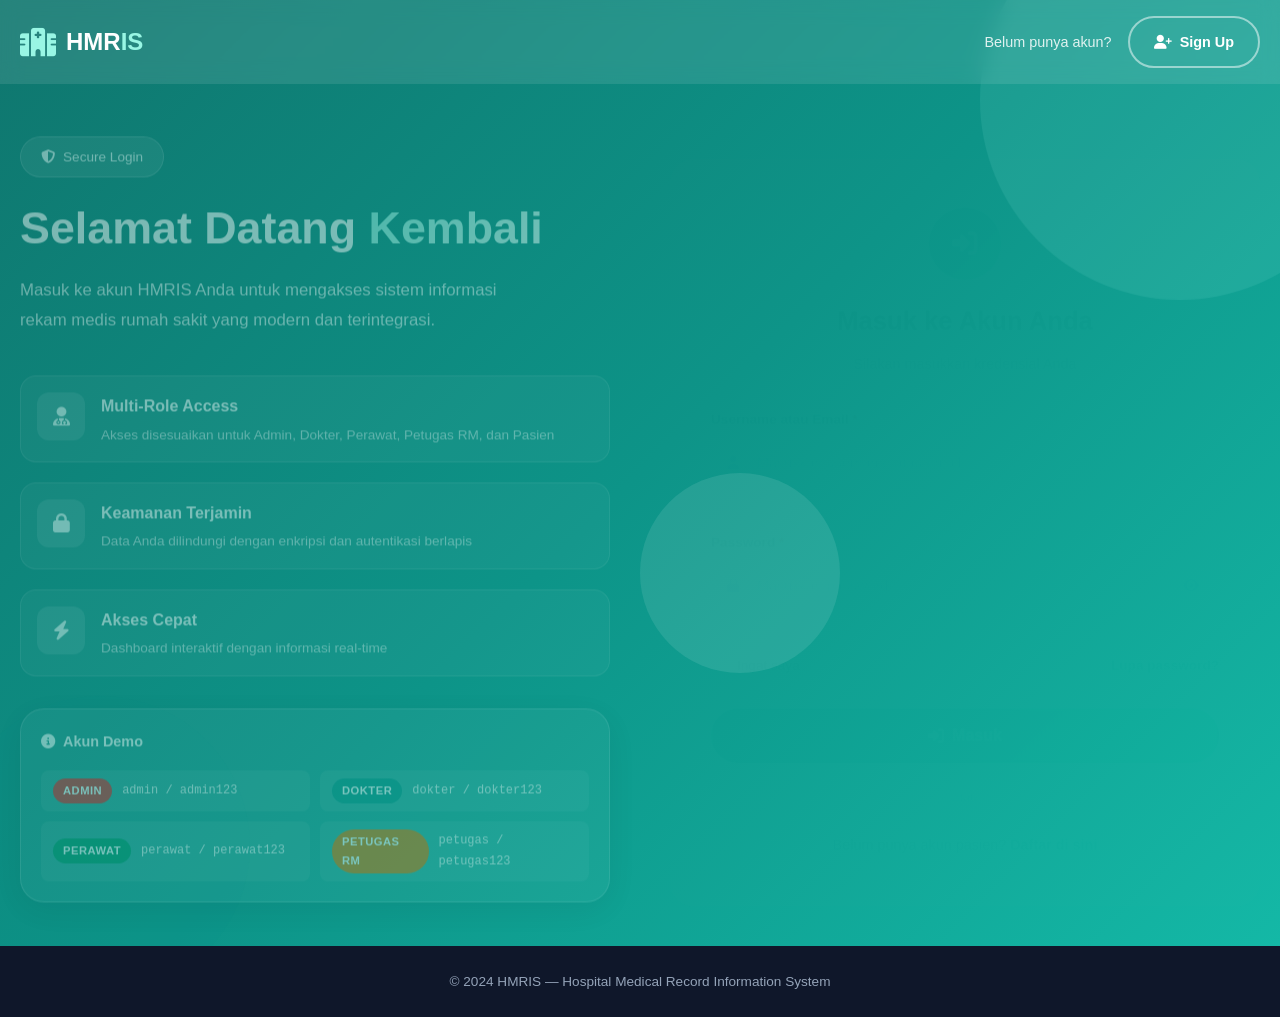
<file: pages/laboratorium.html>
<!DOCTYPE html>
<html lang="id">
<head>
    <meta charset="UTF-8">
    <meta name="viewport" content="width=device-width, initial-scale=1.0">
    <meta name="description" content="Laboratorium - Hospital Medical Record Information System">
    <title>Laboratorium - HMRIS</title>

    <link rel="preconnect" href="https://fonts.googleapis.com">
    <link rel="preconnect" href="https://fonts.gstatic.com" crossorigin>
        <!-- Google Font Plus Jakarta Sans & Inter -->
    <link rel="preconnect" href="https://fonts.googleapis.com">
    <link rel="preconnect" href="https://fonts.gstatic.com" crossorigin>
    <link href="https://fonts.googleapis.com/css2?family=Inter:wght@400;500;600;700&family=Plus+Jakarta+Sans:wght@400;500;600;700;800&display=swap" rel="stylesheet">
    <link rel="stylesheet" href="https://cdnjs.cloudflare.com/ajax/libs/font-awesome/6.5.0/css/all.min.css">
    <link rel="stylesheet" href="../assets/css/laboratorium.css">

    <!-- Modern Executive Healthcare Design System -->
    <link rel="stylesheet" href="../assets/css/theme.css">
</head>
<body>

    <!-- ==================== SIDEBAR ==================== -->
    <aside class="sidebar" id="sidebar">
        <div class="sidebar-header">
            <a href="dashboard/index.html" class="sidebar-logo">
                <i class="fas fa-hospital"></i>
                <span>HMR<span class="logo-highlight">IS</span></span>
            </a>
        </div>

        <div class="role-badge-wrapper">
            <div class="role-badge" id="roleBadge">
                <i class="fas fa-user-circle"></i>
                <span id="roleBadgeText">Role</span>
            </div>
        </div>

        <nav class="sidebar-nav">
            <ul class="nav-list" id="navList"></ul>
        </nav>

        <div class="sidebar-footer">
            <button class="btn-logout" id="btnLogoutSidebar">
                <i class="fas fa-sign-out-alt"></i>
                <span>Logout</span>
            </button>
            <div class="sidebar-copyright">
                <small>&copy; 2024 HMRIS v1.0</small>
            </div>
        </div>
    </aside>

    <!-- ==================== MAIN CONTENT ==================== -->
    <div class="main-wrapper">
        <!-- ==================== TOP NAVBAR ==================== -->
        <header class="top-navbar">
            <div class="navbar-left">
                <button class="menu-toggle" id="menuToggle" aria-label="Toggle sidebar">
                    <i class="fas fa-bars"></i>
                </button>
                <div class="search-box">
                    <i class="fas fa-search"></i>
                    <input type="text" placeholder="Cari pasien, dokter, rekam medis...">
                </div>
            </div>

            <div class="navbar-right">
                <button class="navbar-icon-btn" aria-label="Notifications">
                    <i class="fas fa-bell"></i>
                    <span class="badge">3</span>
                </button>

                <button class="navbar-icon-btn" aria-label="Messages">
                    <i class="fas fa-envelope"></i>
                    <span class="badge">5</span>
                </button>

                <div class="user-profile" id="userProfile">
                    <div class="user-avatar" id="userAvatar">
                        <i class="fas fa-user"></i>
                    </div>
                    <div class="user-info">
                        <span class="user-name" id="userName">User Name</span>
                        <span class="user-role" id="userRole">Role</span>
                    </div>
                    <i class="fas fa-chevron-down"></i>

                    <div class="user-dropdown" id="userDropdown">
                        <div class="dropdown-header">
                            <div class="dropdown-avatar">
                                <i class="fas fa-user"></i>
                            </div>
                            <div>
                                <h4 id="dropdownName">User Name</h4>
                                <p id="dropdownEmail">user@email.com</p>
                            </div>
                        </div>
                        <div class="dropdown-divider"></div>
                        <a href="pengaturan.html?section=profile" class="dropdown-item"><i class="fas fa-user-circle"></i><span>Profil Saya</span></a>
                        <a href="pengaturan.html" class="dropdown-item"><i class="fas fa-cog"></i><span>Pengaturan</span></a>
                        <div class="dropdown-divider"></div>
                        <a href="#" class="dropdown-item logout" id="btnLogoutDropdown">
                            <i class="fas fa-sign-out-alt"></i><span>Logout</span>
                        </a>
                    </div>
                </div>
            </div>
        </header>

        <!-- ==================== CONTENT AREA ==================== -->
        <main class="content-area">
            <!-- Page Header -->
            <div class="page-header fade-in">
                <div class="page-header-left">
                    <nav class="breadcrumb">
                        <a href="dashboard/index.html"><i class="fas fa-home"></i> Dashboard</a>
                        <i class="fas fa-chevron-right"></i>
                        <span class="active">Laboratorium</span>
                    </nav>
                    <h1 class="page-title">Laboratorium</h1>
                    <p class="page-subtitle">Kelola pemeriksaan laboratorium dan hasil tes pasien</p>
                </div>
                <div class="page-header-right">
                    <button class="btn btn-primary" id="btnAddLab">
                        <i class="fas fa-flask"></i>
                        <span>Tambah Pemeriksaan</span>
                    </button>
                </div>
            </div>

            <!-- Statistics -->
            <section class="stats-section fade-in">
                <div class="stats-grid">
                    <div class="stat-card">
                        <div class="stat-icon" style="background: linear-gradient(135deg, #0077B6, #00B4D8)">
                            <i class="fas fa-flask"></i>
                        </div>
                        <div class="stat-info">
                            <div class="stat-label">Total Pemeriksaan</div>
                            <div class="stat-value" id="statTotal">0</div>
                        </div>
                    </div>
                    <div class="stat-card">
                        <div class="stat-icon" style="background: linear-gradient(135deg, #06D6A0, #2EC4B6)">
                            <i class="fas fa-calendar-day"></i>
                        </div>
                        <div class="stat-info">
                            <div class="stat-label">Hari Ini</div>
                            <div class="stat-value" id="statToday">0</div>
                        </div>
                    </div>
                    <div class="stat-card">
                        <div class="stat-icon" style="background: linear-gradient(135deg, #7B2CBF, #9D4EDD)">
                            <i class="fas fa-check-double"></i>
                        </div>
                        <div class="stat-info">
                            <div class="stat-label">Hasil Selesai</div>
                            <div class="stat-value" id="statCompleted">0</div>
                        </div>
                    </div>
                    <div class="stat-card">
                        <div class="stat-icon" style="background: linear-gradient(135deg, #FF6B35, #FFB347)">
                            <i class="fas fa-hourglass-half"></i>
                        </div>
                        <div class="stat-info">
                            <div class="stat-label">Menunggu Hasil</div>
                            <div class="stat-value" id="statPending">0</div>
                        </div>
                    </div>
                </div>
            </section>

            <!-- Table -->
            <section class="table-panel glass-card fade-in">
                <div class="panel-toolbar">
                    <div class="toolbar-left">
                        <div class="search-box-table">
                            <i class="fas fa-search"></i>
                            <input type="text" id="searchInput" placeholder="Cari kode, pasien, dokter, jenis...">
                        </div>
                        <div class="filter-group">
                            <select id="filterStatus" class="filter-select">
                                <option value="">Semua Status</option>
                                <option value="Menunggu">Menunggu</option>
                                <option value="Diproses">Diproses</option>
                                <option value="Selesai">Selesai</option>
                            </select>
                            <select id="filterJenis" class="filter-select">
                                <option value="">Semua Jenis</option>
                                <option value="Darah Lengkap">Darah Lengkap</option>
                                <option value="Gula Darah">Gula Darah</option>
                                <option value="Kolesterol">Kolesterol</option>
                                <option value="Asam Urat">Asam Urat</option>
                                <option value="Urine">Urine</option>
                                <option value="Fungsi Hati">Fungsi Hati</option>
                                <option value="Fungsi Ginjal">Fungsi Ginjal</option>
                                <option value="Covid">Covid</option>
                                <option value="Lainnya">Lainnya</option>
                            </select>
                        </div>
                    </div>
                    <div class="toolbar-right">
                        <button class="btn-icon" id="btnExportExcel" title="Export Excel"><i class="fas fa-file-excel"></i></button>
                        <button class="btn-icon" id="btnExportPDF" title="Export PDF"><i class="fas fa-file-pdf"></i></button>
                        <button class="btn-icon" id="btnPrint" title="Print"><i class="fas fa-print"></i></button>
                        <button class="btn-icon" id="btnRefresh" title="Refresh"><i class="fas fa-sync-alt"></i></button>
                    </div>
                </div>

                <div class="table-container">
                    <table class="data-table">
                        <thead>
                            <tr>
                                <th class="sortable" data-sort="tanggal">Tanggal <i class="fas fa-sort"></i></th>
                                <th class="sortable" data-sort="kode">Kode <i class="fas fa-sort"></i></th>
                                <th>Pasien</th>
                                <th>No RM</th>
                                <th>Dokter Pengirim</th>
                                <th>Jenis Pemeriksaan</th>
                                <th>Status</th>
                                <th class="text-center">Aksi</th>
                            </tr>
                        </thead>
                        <tbody id="tableBody"></tbody>
                    </table>
                    <div class="empty-state" id="emptyState" style="display: none;">
                        <i class="fas fa-flask"></i>
                        <h3>Tidak Ada Data</h3>
                        <p>Belum ada data laboratorium yang sesuai dengan filter Anda</p>
                    </div>
                </div>

                <div class="table-footer">
                    <div class="table-info">
                        Menampilkan <span id="showingStart">0</span>-<span id="showingEnd">0</span> dari <span id="showingTotal">0</span> data
                    </div>
                    <div class="pagination" id="pagination"></div>
                </div>
            </section>

            <footer class="dashboard-footer">
                <p>&copy; 2024 HMRIS — Hospital Medical Record Information System. All rights reserved.</p>
            </footer>
        </main>
    </div>

    <div class="mobile-overlay" id="mobileOverlay"></div>

    <!-- ==================== MODALS ==================== -->

    <!-- Add/Edit Modal -->
    <div class="modal-overlay" id="labModal">
        <div class="modal-box modal-large">
            <div class="modal-header">
                <h3 class="modal-title" id="modalTitle">
                    <i class="fas fa-flask"></i>
                    <span>Tambah Pemeriksaan Laboratorium</span>
                </h3>
                <button class="modal-close" id="btnCloseModal"><i class="fas fa-times"></i></button>
            </div>
            <form id="labForm" novalidate>
                <div class="modal-body">
                    <div class="form-section">
                        <h4 class="section-title-form"><i class="fas fa-info-circle"></i> Informasi Pemeriksaan</h4>
                        <div class="form-grid">
                            <div class="form-group">
                                <label>Kode Pemeriksaan <span class="required">*</span></label>
                                <div class="input-with-icon readonly">
                                    <i class="fas fa-hashtag"></i>
                                    <input type="text" id="kodeLab" readonly>
                                    <i class="fas fa-lock"></i>
                                </div>
                            </div>

                            <div class="form-group">
                                <label>Tanggal Pemeriksaan <span class="required">*</span></label>
                                <div class="input-with-icon">
                                    <i class="fas fa-calendar-alt"></i>
                                    <input type="date" id="tanggal" required>
                                </div>
                                <span class="error-message" id="error-tanggal"></span>
                            </div>

                            <div class="form-group">
                                <label>Pilih Pasien <span class="required">*</span></label>
                                <div class="input-with-icon">
                                    <i class="fas fa-user-injured"></i>
                                    <select id="idPasien" required>
                                        <option value="">-- Pilih Pasien --</option>
                                    </select>
                                </div>
                                <span class="error-message" id="error-idPasien"></span>
                                <div class="patient-preview" id="patientPreview"></div>
                            </div>

                            <div class="form-group">
                                <label>No RM</label>
                                <div class="input-with-icon readonly">
                                    <i class="fas fa-id-card"></i>
                                    <input type="text" id="noRM" readonly placeholder="Otomatis">
                                </div>
                            </div>

                            <div class="form-group">
                                <label>Dokter Pengirim <span class="required">*</span></label>
                                <div class="input-with-icon">
                                    <i class="fas fa-user-md"></i>
                                    <select id="idDokter" required>
                                        <option value="">-- Pilih Dokter --</option>
                                    </select>
                                </div>
                                <span class="error-message" id="error-idDokter"></span>
                            </div>

                            <div class="form-group">
                                <label>Status <span class="required">*</span></label>
                                <div class="input-with-icon">
                                    <i class="fas fa-toggle-on"></i>
                                    <select id="status" required>
                                        <option value="Menunggu">Menunggu</option>
                                        <option value="Diproses">Diproses</option>
                                        <option value="Selesai">Selesai</option>
                                    </select>
                                </div>
                            </div>
                        </div>
                    </div>

                    <div class="form-section">
                        <h4 class="section-title-form"><i class="fas fa-vial"></i> Detail Pemeriksaan</h4>
                        <div class="form-grid">
                            <div class="form-group">
                                <label>Jenis Pemeriksaan <span class="required">*</span></label>
                                <div class="input-with-icon">
                                    <i class="fas fa-flask"></i>
                                    <select id="jenisPemeriksaan" required>
                                        <option value="">-- Pilih Jenis --</option>
                                        <option value="Darah Lengkap">Darah Lengkap</option>
                                        <option value="Gula Darah">Gula Darah</option>
                                        <option value="Kolesterol">Kolesterol</option>
                                        <option value="Asam Urat">Asam Urat</option>
                                        <option value="Urine">Urine</option>
                                        <option value="Fungsi Hati">Fungsi Hati</option>
                                        <option value="Fungsi Ginjal">Fungsi Ginjal</option>
                                        <option value="Covid">Covid</option>
                                        <option value="Lainnya">Lainnya</option>
                                    </select>
                                </div>
                                <span class="error-message" id="error-jenisPemeriksaan"></span>
                            </div>

                            <div class="form-group">
                                <label>Nilai Normal</label>
                                <div class="input-with-icon">
                                    <i class="fas fa-balance-scale"></i>
                                    <input type="text" id="nilaiNormal" placeholder="Otomatis berdasarkan jenis">
                                </div>
                            </div>

                            <div class="form-group full-width">
                                <label>Hasil Pemeriksaan <span class="required">*</span></label>
                                <div class="input-with-icon">
                                    <i class="fas fa-file-medical-alt"></i>
                                    <input type="text" id="hasil" placeholder="Masukkan hasil pemeriksaan" required>
                                </div>
                                <span class="error-message" id="error-hasil"></span>
                                <div class="result-status" id="resultStatus"></div>
                            </div>

                            <div class="form-group full-width">
                                <label>Keterangan</label>
                                <div class="input-with-icon textarea-wrapper">
                                    <i class="fas fa-align-left"></i>
                                    <textarea id="keterangan" rows="3" placeholder="Keterangan tambahan / catatan lab"></textarea>
                                </div>
                            </div>
                        </div>
                    </div>
                </div>
                <div class="modal-footer">
                    <button type="button" class="btn btn-outline" id="btnCancelForm">Batal</button>
                    <button type="submit" class="btn btn-primary" id="btnSubmitForm">
                        <i class="fas fa-save"></i>
                        <span>Simpan</span>
                    </button>
                </div>
            </form>
        </div>
    </div>

    <!-- Detail Modal -->
    <div class="modal-overlay" id="detailModal">
        <div class="modal-box modal-large">
            <div class="modal-header">
                <h3 class="modal-title"><i class="fas fa-flask"></i> Detail Hasil Lab</h3>
                <div class="modal-header-actions">
                    <button type="button" class="btn btn-sm btn-outline" id="btnPrintLab">
                        <i class="fas fa-print"></i> Cetak
                    </button>
                    <button class="modal-close" id="btnCloseDetail"><i class="fas fa-times"></i></button>
                </div>
            </div>
            <div class="modal-body" id="detailBody"></div>
            <div class="modal-footer">
                <button type="button" class="btn btn-outline" id="btnCloseDetail2">Tutup</button>
                <button type="button" class="btn btn-primary" id="btnEditFromDetail">
                    <i class="fas fa-edit"></i> Edit
                </button>
            </div>
        </div>
    </div>

    <!-- Delete Modal -->
    <div class="modal-overlay" id="deleteModal">
        <div class="modal-box modal-small">
            <div class="modal-icon danger"><i class="fas fa-trash-alt"></i></div>
            <h3 class="modal-title">Konfirmasi Hapus</h3>
            <p class="modal-message">Hapus pemeriksaan <strong id="deleteLabCode"></strong>?</p>
            <p class="modal-warning">Data yang dihapus tidak dapat dikembalikan!</p>
            <div class="modal-actions">
                <button class="btn btn-outline" id="btnCancelDelete">Batal</button>
                <button class="btn btn-danger" id="btnConfirmDelete">
                    <i class="fas fa-trash-alt"></i> Ya, Hapus
                </button>
            </div>
        </div>
    </div>

    <script src="../assets/js/laboratorium.js"></script>
    <!-- Global Navbar Interactivity -->
    <script src="../assets/js/navbar.js"></script>
</body>
</html>
</file>
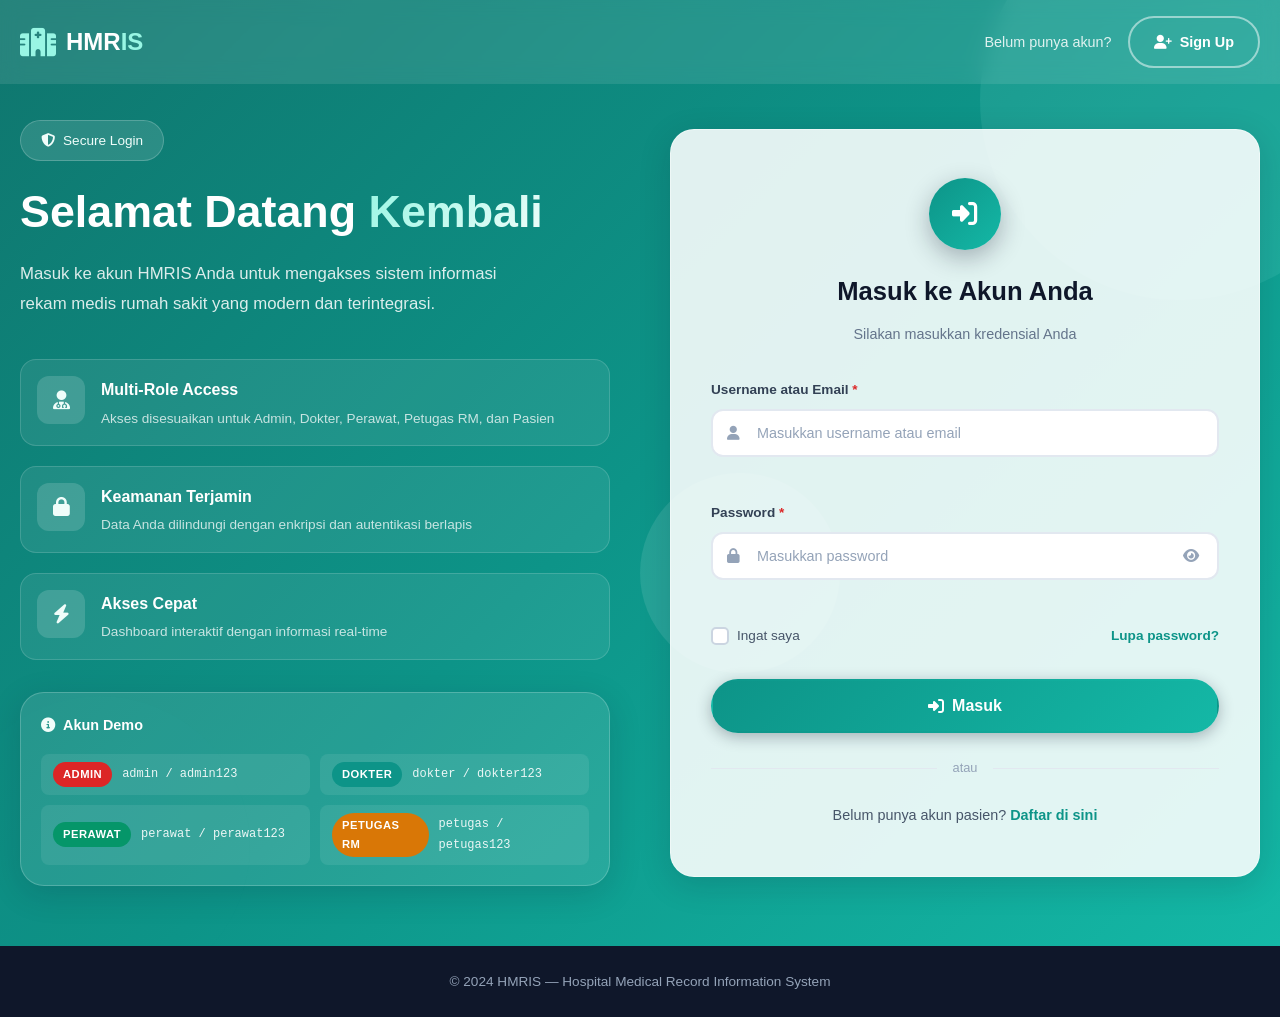
<file: pages/laporan.html>
<!DOCTYPE html>
<html lang="id">
<head>
    <meta charset="UTF-8">
    <meta name="viewport" content="width=device-width, initial-scale=1.0">
    <meta name="description" content="Laporan - Hospital Medical Record Information System">
    <title>Laporan - HMRIS</title>

    <link rel="preconnect" href="https://fonts.googleapis.com">
    <link rel="preconnect" href="https://fonts.gstatic.com" crossorigin>
        <!-- Google Font Plus Jakarta Sans & Inter -->
    <link rel="preconnect" href="https://fonts.googleapis.com">
    <link rel="preconnect" href="https://fonts.gstatic.com" crossorigin>
    <link href="https://fonts.googleapis.com/css2?family=Inter:wght@400;500;600;700&family=Plus+Jakarta+Sans:wght@400;500;600;700;800&display=swap" rel="stylesheet">
    <link rel="stylesheet" href="https://cdnjs.cloudflare.com/ajax/libs/font-awesome/6.5.0/css/all.min.css">
    <link rel="stylesheet" href="../assets/css/laporan.css">

    <!-- Modern Executive Healthcare Design System -->
    <link rel="stylesheet" href="../assets/css/theme.css">
</head>
<body>

    <!-- ==================== SIDEBAR ==================== -->
    <aside class="sidebar" id="sidebar">
        <div class="sidebar-header">
            <a href="dashboard/index.html" class="sidebar-logo">
                <i class="fas fa-hospital"></i>
                <span>HMR<span class="logo-highlight">IS</span></span>
            </a>
        </div>

        <div class="role-badge-wrapper">
            <div class="role-badge" id="roleBadge">
                <i class="fas fa-user-circle"></i>
                <span id="roleBadgeText">Role</span>
            </div>
        </div>

        <nav class="sidebar-nav">
            <ul class="nav-list" id="navList"></ul>
        </nav>

        <div class="sidebar-footer">
            <button class="btn-logout" id="btnLogoutSidebar">
                <i class="fas fa-sign-out-alt"></i>
                <span>Logout</span>
            </button>
            <div class="sidebar-copyright">
                <small>&copy; 2024 HMRIS v1.0</small>
            </div>
        </div>
    </aside>

    <!-- ==================== MAIN CONTENT ==================== -->
    <div class="main-wrapper">
        <!-- ==================== TOP NAVBAR ==================== -->
        <header class="top-navbar">
            <div class="navbar-left">
                <button class="menu-toggle" id="menuToggle" aria-label="Toggle sidebar">
                    <i class="fas fa-bars"></i>
                </button>
                <div class="search-box">
                    <i class="fas fa-search"></i>
                    <input type="text" id="globalSearch" placeholder="Cari data laporan...">
                </div>
            </div>

            <div class="navbar-right">
                <button class="navbar-icon-btn" aria-label="Notifications">
                    <i class="fas fa-bell"></i>
                    <span class="badge">3</span>
                </button>

                <button class="navbar-icon-btn" aria-label="Messages">
                    <i class="fas fa-envelope"></i>
                    <span class="badge">5</span>
                </button>

                <div class="user-profile" id="userProfile">
                    <div class="user-avatar" id="userAvatar">
                        <i class="fas fa-user"></i>
                    </div>
                    <div class="user-info">
                        <span class="user-name" id="userName">User Name</span>
                        <span class="user-role" id="userRole">Role</span>
                    </div>
                    <i class="fas fa-chevron-down"></i>

                    <div class="user-dropdown" id="userDropdown">
                        <div class="dropdown-header">
                            <div class="dropdown-avatar">
                                <i class="fas fa-user"></i>
                            </div>
                            <div>
                                <h4 id="dropdownName">User Name</h4>
                                <p id="dropdownEmail">user@email.com</p>
                            </div>
                        </div>
                        <div class="dropdown-divider"></div>
                        <a href="pengaturan.html?section=profile" class="dropdown-item"><i class="fas fa-user-circle"></i><span>Profil Saya</span></a>
                        <a href="pengaturan.html" class="dropdown-item"><i class="fas fa-cog"></i><span>Pengaturan</span></a>
                        <div class="dropdown-divider"></div>
                        <a href="#" class="dropdown-item logout" id="btnLogoutDropdown">
                            <i class="fas fa-sign-out-alt"></i><span>Logout</span>
                        </a>
                    </div>
                </div>
            </div>
        </header>

        <!-- ==================== CONTENT AREA ==================== -->
        <main class="content-area">
            <!-- Page Header -->
            <div class="page-header fade-in">
                <div class="page-header-left">
                    <nav class="breadcrumb">
                        <a href="dashboard/index.html"><i class="fas fa-home"></i> Dashboard</a>
                        <i class="fas fa-chevron-right"></i>
                        <span class="active">Laporan</span>
                    </nav>
                    <h1 class="page-title">Laporan & Analitik</h1>
                    <p class="page-subtitle">Ringkasan data rumah sakit dengan grafik dan statistik lengkap</p>
                </div>
                <div class="page-header-right">
                    <button class="btn btn-outline" id="btnExportExcel">
                        <i class="fas fa-file-excel"></i>
                        <span>Export Excel</span>
                    </button>
                    <button class="btn btn-outline" id="btnExportPDF">
                        <i class="fas fa-file-pdf"></i>
                        <span>Export PDF</span>
                    </button>
                    <button class="btn btn-primary" id="btnPrint">
                        <i class="fas fa-print"></i>
                        <span>Print Laporan</span>
                    </button>
                </div>
            </div>

            <!-- Statistics -->
            <section class="stats-section fade-in">
                <div class="stats-grid">
                    <div class="stat-card">
                        <div class="stat-icon" style="background: linear-gradient(135deg, #0077B6, #00B4D8)">
                            <i class="fas fa-users"></i>
                        </div>
                        <div class="stat-info">
                            <div class="stat-label">Total Pasien</div>
                            <div class="stat-value" id="statTotalPasien">0</div>
                            <div class="stat-trend up"><i class="fas fa-arrow-up"></i> <span id="trendPasien">0%</span></div>
                        </div>
                    </div>
                    <div class="stat-card">
                        <div class="stat-icon" style="background: linear-gradient(135deg, #06D6A0, #2EC4B6)">
                            <i class="fas fa-user-md"></i>
                        </div>
                        <div class="stat-info">
                            <div class="stat-label">Total Dokter</div>
                            <div class="stat-value" id="statTotalDokter">0</div>
                            <div class="stat-trend up"><i class="fas fa-check-circle"></i> Aktif</div>
                        </div>
                    </div>
                    <div class="stat-card">
                        <div class="stat-icon" style="background: linear-gradient(135deg, #7B2CBF, #9D4EDD)">
                            <i class="fas fa-file-medical"></i>
                        </div>
                        <div class="stat-info">
                            <div class="stat-label">Rekam Medis</div>
                            <div class="stat-value" id="statTotalRM">0</div>
                            <div class="stat-trend up"><i class="fas fa-arrow-up"></i> <span id="trendRM">0%</span></div>
                        </div>
                    </div>
                    <div class="stat-card">
                        <div class="stat-icon" style="background: linear-gradient(135deg, #FF6B35, #FFB347)">
                            <i class="fas fa-calendar-check"></i>
                        </div>
                        <div class="stat-info">
                            <div class="stat-label">Janji Temu</div>
                            <div class="stat-value" id="statTotalJanji">0</div>
                            <div class="stat-trend up"><i class="fas fa-arrow-up"></i> <span id="trendJanji">0%</span></div>
                        </div>
                    </div>
                    <div class="stat-card">
                        <div class="stat-icon" style="background: linear-gradient(135deg, #EF476F, #FF6B6B)">
                            <i class="fas fa-flask"></i>
                        </div>
                        <div class="stat-info">
                            <div class="stat-label">Pemeriksaan Lab</div>
                            <div class="stat-value" id="statTotalLab">0</div>
                            <div class="stat-trend up"><i class="fas fa-arrow-up"></i> <span id="trendLab">0%</span></div>
                        </div>
                    </div>
                </div>
            </section>

            <!-- Filter Panel -->
            <section class="filter-panel glass-card fade-in">
                <div class="filter-header">
                    <h3 class="filter-title">
                        <i class="fas fa-filter"></i> Filter Laporan
                    </h3>
                    <button class="btn btn-sm btn-outline" id="btnResetFilter">
                        <i class="fas fa-redo"></i> Reset
                    </button>
                </div>
                <div class="filter-grid">
                    <div class="filter-group">
                        <label>Tanggal Mulai</label>
                        <div class="input-with-icon">
                            <i class="fas fa-calendar-alt"></i>
                            <input type="date" id="filterStartDate">
                        </div>
                    </div>
                    <div class="filter-group">
                        <label>Tanggal Akhir</label>
                        <div class="input-with-icon">
                            <i class="fas fa-calendar-alt"></i>
                            <input type="date" id="filterEndDate">
                        </div>
                    </div>
                    <div class="filter-group">
                        <label>Bulan</label>
                        <div class="input-with-icon">
                            <i class="fas fa-calendar"></i>
                            <select id="filterMonth">
                                <option value="">Semua Bulan</option>
                                <option value="0">Januari</option>
                                <option value="1">Februari</option>
                                <option value="2">Maret</option>
                                <option value="3">April</option>
                                <option value="4">Mei</option>
                                <option value="5">Juni</option>
                                <option value="6">Juli</option>
                                <option value="7">Agustus</option>
                                <option value="8">September</option>
                                <option value="9">Oktober</option>
                                <option value="10">November</option>
                                <option value="11">Desember</option>
                            </select>
                        </div>
                    </div>
                    <div class="filter-group">
                        <label>Tahun</label>
                        <div class="input-with-icon">
                            <i class="fas fa-calendar-week"></i>
                            <select id="filterYear">
                                <option value="">Semua Tahun</option>
                            </select>
                        </div>
                    </div>
                    <div class="filter-group">
                        <label>Dokter</label>
                        <div class="input-with-icon">
                            <i class="fas fa-user-md"></i>
                            <select id="filterDoctor">
                                <option value="">Semua Dokter</option>
                            </select>
                        </div>
                    </div>
                    <div class="filter-group">
                        <label>Status</label>
                        <div class="input-with-icon">
                            <i class="fas fa-toggle-on"></i>
                            <select id="filterStatus">
                                <option value="">Semua Status</option>
                                <option value="Aktif">Aktif</option>
                                <option value="Selesai">Selesai</option>
                                <option value="Menunggu">Menunggu</option>
                                <option value="Diproses">Diproses</option>
                                <option value="Dibatalkan">Dibatalkan</option>
                            </select>
                        </div>
                    </div>
                </div>
                <div class="filter-actions">
                    <button class="btn btn-primary" id="btnApplyFilter">
                        <i class="fas fa-search"></i>
                        <span>Terapkan Filter</span>
                    </button>
                </div>
            </section>

            <!-- Charts Section -->
            <section class="charts-section fade-in">
                <div class="section-header">
                    <h3 class="section-title"><i class="fas fa-chart-line"></i> Grafik Statistik</h3>
                    <div class="chart-period">
                        <button class="period-btn active" data-period="6">6 Bulan</button>
                        <button class="period-btn" data-period="12">12 Bulan</button>
                    </div>
                </div>
                <div class="charts-grid">
                    <!-- Chart Pasien -->
                    <div class="chart-card glass-card">
                        <div class="chart-header">
                            <h4 class="chart-title"><i class="fas fa-users"></i> Total Pasien</h4>
                            <span class="chart-total" id="chartTotalPasien">0</span>
                        </div>
                        <div class="chart-container">
                            <svg class="bar-chart" id="chartPasien" viewBox="0 0 400 200" preserveAspectRatio="xMidYMid meet"></svg>
                        </div>
                    </div>

                    <!-- Chart Rekam Medis -->
                    <div class="chart-card glass-card">
                        <div class="chart-header">
                            <h4 class="chart-title"><i class="fas fa-file-medical"></i> Rekam Medis</h4>
                            <span class="chart-total" id="chartTotalRM">0</span>
                        </div>
                        <div class="chart-container">
                            <svg class="bar-chart" id="chartRM" viewBox="0 0 400 200" preserveAspectRatio="xMidYMid meet"></svg>
                        </div>
                    </div>

                    <!-- Chart Janji Temu -->
                    <div class="chart-card glass-card">
                        <div class="chart-header">
                            <h4 class="chart-title"><i class="fas fa-calendar-check"></i> Janji Temu</h4>
                            <span class="chart-total" id="chartTotalJanji">0</span>
                        </div>
                        <div class="chart-container">
                            <svg class="bar-chart" id="chartJanji" viewBox="0 0 400 200" preserveAspectRatio="xMidYMid meet"></svg>
                        </div>
                    </div>
                </div>
            </section>

            <!-- Report Tabs -->
            <section class="report-section glass-card fade-in">
                <div class="report-tabs">
                    <button class="tab-btn active" data-tab="pasien">
                        <i class="fas fa-users"></i>
                        <span>Laporan Pasien</span>
                        <span class="tab-count" id="countPasien">0</span>
                    </button>
                    <button class="tab-btn" data-tab="dokter">
                        <i class="fas fa-user-md"></i>
                        <span>Laporan Dokter</span>
                        <span class="tab-count" id="countDokter">0</span>
                    </button>
                    <button class="tab-btn" data-tab="rekammedis">
                        <i class="fas fa-file-medical"></i>
                        <span>Rekam Medis</span>
                        <span class="tab-count" id="countRM">0</span>
                    </button>
                    <button class="tab-btn" data-tab="janjitemu">
                        <i class="fas fa-calendar-check"></i>
                        <span>Janji Temu</span>
                        <span class="tab-count" id="countJanji">0</span>
                    </button>
                    <button class="tab-btn" data-tab="laboratorium">
                        <i class="fas fa-flask"></i>
                        <span>Laboratorium</span>
                        <span class="tab-count" id="countLab">0</span>
                    </button>
                </div>

                <!-- Table -->
                <div class="report-table-wrapper">
                    <div class="report-toolbar">
                        <div class="report-search">
                            <i class="fas fa-search"></i>
                            <input type="text" id="reportSearch" placeholder="Cari dalam laporan...">
                        </div>
                        <div class="report-info">
                            Menampilkan <strong id="reportShowing">0</strong> data
                        </div>
                    </div>

                    <div class="table-container">
                        <table class="data-table" id="reportTable">
                            <thead id="reportTableHead"></thead>
                            <tbody id="reportTableBody"></tbody>
                        </table>
                        <div class="empty-state" id="emptyState" style="display: none;">
                            <i class="fas fa-inbox"></i>
                            <h3>Tidak Ada Data</h3>
                            <p>Belum ada data untuk laporan ini dengan filter yang dipilih</p>
                        </div>
                    </div>
                </div>
            </section>

            <footer class="dashboard-footer">
                <p>&copy; 2024 HMRIS — Hospital Medical Record Information System. All rights reserved.</p>
            </footer>
        </main>
    </div>

    <div class="mobile-overlay" id="mobileOverlay"></div>

    <script src="../assets/js/laporan.js"></script>
    <!-- Global Navbar Interactivity -->
    <script src="../assets/js/navbar.js"></script>
</body>
</html>
</file>
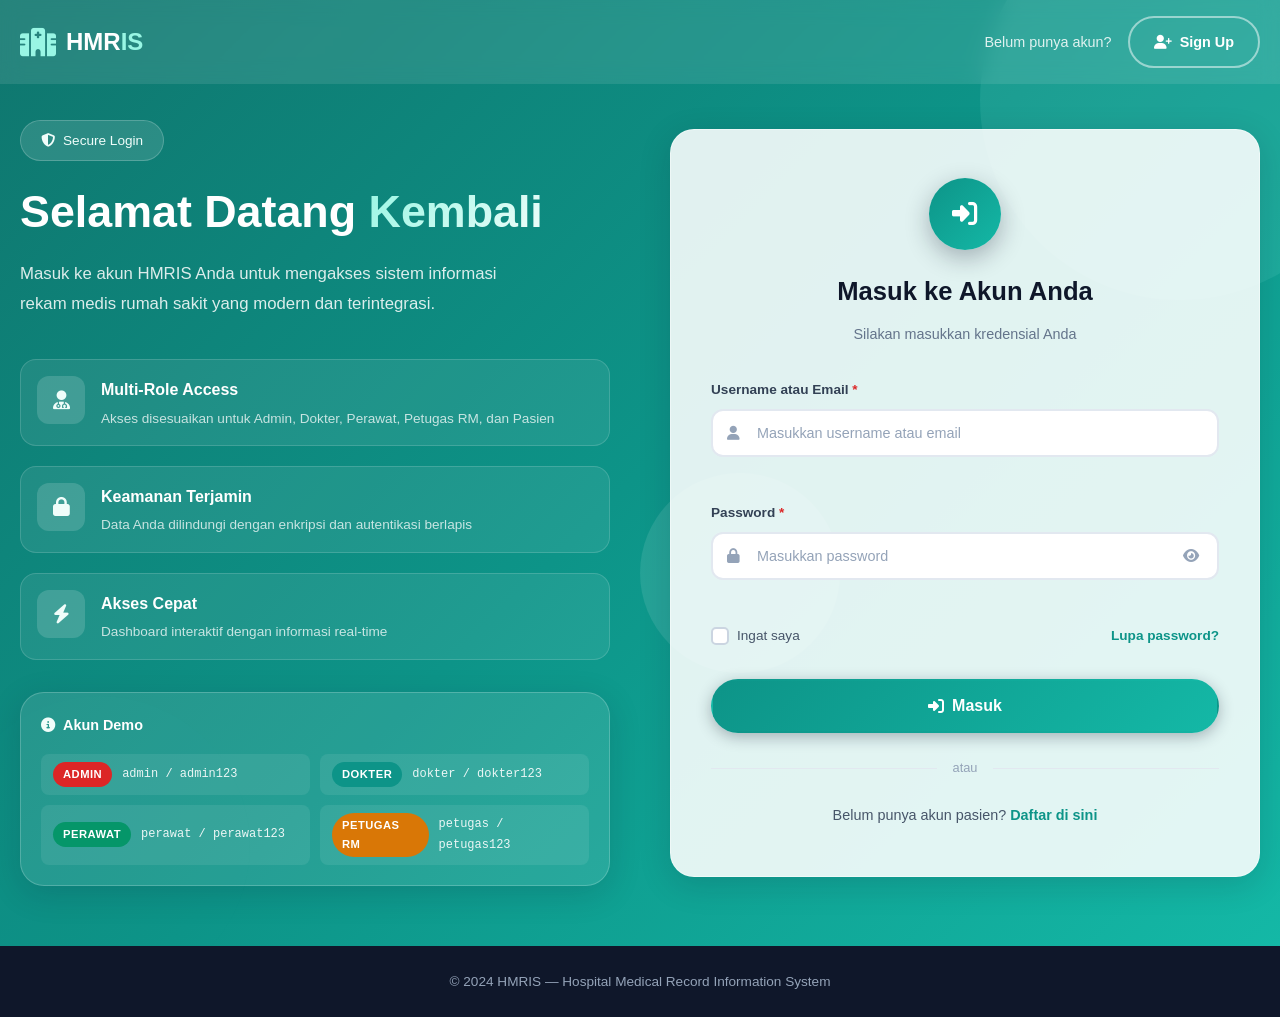
<file: pages/pasien.html>
<!DOCTYPE html>
<html lang="id">
<head>
    <meta charset="UTF-8">
    <meta name="viewport" content="width=device-width, initial-scale=1.0">
    <meta name="description" content="Data Pasien - Hospital Medical Record Information System">
    <title>Data Pasien - HMRIS</title>
    <!-- Google Font Plus Jakarta Sans & Inter -->
    <link rel="preconnect" href="https://fonts.googleapis.com">
    <link rel="preconnect" href="https://fonts.gstatic.com" crossorigin>
    <link href="https://fonts.googleapis.com/css2?family=Inter:wght@400;500;600;700&family=Plus+Jakarta+Sans:wght@400;500;600;700;800&display=swap" rel="stylesheet">

    <!-- Font Awesome -->
    <link rel="stylesheet" href="https://cdnjs.cloudflare.com/ajax/libs/font-awesome/6.5.0/css/all.min.css">

    <!-- Custom CSS -->
    <link rel="stylesheet" href="../assets/css/pasien.css">

    <!-- Modern Executive Healthcare Design System -->
    <link rel="stylesheet" href="../assets/css/theme.css">
</head>
<body>

    <!-- ==================== SIDEBAR (Reuse from Dashboard) ==================== -->
    <aside class="sidebar" id="sidebar">
        <div class="sidebar-header">
            <a href="dashboard/index.html" class="sidebar-logo">
                <i class="fas fa-hospital"></i>
                <span>HMR<span class="logo-highlight">IS</span></span>
            </a>
        </div>

        <div class="role-badge-wrapper">
            <div class="role-badge" id="roleBadge">
                <i class="fas fa-user-circle"></i>
                <span id="roleBadgeText">Role</span>
            </div>
        </div>

        <nav class="sidebar-nav">
            <ul class="nav-list" id="navList">
                <!-- Generated by JS -->
            </ul>
        </nav>

        <div class="sidebar-footer">
            <button class="btn-logout" id="btnLogoutSidebar">
                <i class="fas fa-sign-out-alt"></i>
                <span>Logout</span>
            </button>
            <div class="sidebar-copyright">
                <small>&copy; 2024 HMRIS v1.0</small>
            </div>
        </div>
    </aside>

    <!-- ==================== MAIN CONTENT ==================== -->
    <div class="main-wrapper">
        <!-- ==================== TOP NAVBAR ==================== -->
        <header class="top-navbar">
            <div class="navbar-left">
                <button class="menu-toggle" id="menuToggle" aria-label="Toggle sidebar">
                    <i class="fas fa-bars"></i>
                </button>
                <div class="search-box">
                    <i class="fas fa-search"></i>
                    <input type="text" placeholder="Cari pasien, dokter, rekam medis...">
                </div>
            </div>

            <div class="navbar-right">
                <button class="navbar-icon-btn" aria-label="Notifications">
                    <i class="fas fa-bell"></i>
                    <span class="badge">3</span>
                </button>

                <button class="navbar-icon-btn" aria-label="Messages">
                    <i class="fas fa-envelope"></i>
                    <span class="badge">5</span>
                </button>

                <div class="user-profile" id="userProfile">
                    <div class="user-avatar" id="userAvatar">
                        <i class="fas fa-user"></i>
                    </div>
                    <div class="user-info">
                        <span class="user-name" id="userName">User Name</span>
                        <span class="user-role" id="userRole">Role</span>
                    </div>
                    <i class="fas fa-chevron-down"></i>

                    <div class="user-dropdown" id="userDropdown">
                        <div class="dropdown-header">
                            <div class="dropdown-avatar">
                                <i class="fas fa-user"></i>
                            </div>
                            <div>
                                <h4 id="dropdownName">User Name</h4>
                                <p id="dropdownEmail">user@email.com</p>
                            </div>
                        </div>
                        <div class="dropdown-divider"></div>
                        <a href="pengaturan.html?section=profile" class="dropdown-item">
                            <i class="fas fa-user-circle"></i>
                            <span>Profil Saya</span>
                        </a>
                        <a href="pengaturan.html" class="dropdown-item">
                            <i class="fas fa-cog"></i>
                            <span>Pengaturan</span>
                        </a>
                        <div class="dropdown-divider"></div>
                        <a href="#" class="dropdown-item logout" id="btnLogoutDropdown">
                            <i class="fas fa-sign-out-alt"></i>
                            <span>Logout</span>
                        </a>
                    </div>
                </div>
            </div>
        </header>

        <!-- ==================== CONTENT AREA ==================== -->
        <main class="content-area">
            <!-- Page Header & Breadcrumb -->
            <div class="page-header fade-in">
                <div class="page-header-left">
                    <nav class="breadcrumb">
                        <a href="dashboard/index.html">
                            <i class="fas fa-home"></i> Dashboard
                        </a>
                        <i class="fas fa-chevron-right"></i>
                        <span class="active">Data Pasien</span>
                    </nav>
                    <h1 class="page-title">Data Pasien</h1>
                    <p class="page-subtitle">Kelola seluruh data pasien rumah sakit</p>
                </div>
                <div class="page-header-right">
                    <button class="btn btn-primary" id="btnAddPatient">
                        <i class="fas fa-user-plus"></i>
                        <span>Tambah Pasien</span>
                    </button>
                </div>
            </div>

            <!-- Statistics Cards -->
            <section class="stats-section fade-in">
                <div class="stats-grid" id="statsGrid">
                    <div class="stat-card">
                        <div class="stat-icon" style="background: linear-gradient(135deg, #0077B6, #00B4D8)">
                            <i class="fas fa-users"></i>
                        </div>
                        <div class="stat-info">
                            <div class="stat-label">Total Pasien</div>
                            <div class="stat-value" id="statTotal">0</div>
                        </div>
                    </div>
                    <div class="stat-card">
                        <div class="stat-icon" style="background: linear-gradient(135deg, #06D6A0, #2EC4B6)">
                            <i class="fas fa-user-plus"></i>
                        </div>
                        <div class="stat-info">
                            <div class="stat-label">Pasien Baru (Bulan Ini)</div>
                            <div class="stat-value" id="statNew">0</div>
                        </div>
                    </div>
                    <div class="stat-card">
                        <div class="stat-icon" style="background: linear-gradient(135deg, #FF6B35, #FFB347)">
                            <i class="fas fa-walking"></i>
                        </div>
                        <div class="stat-info">
                            <div class="stat-label">Rawat Jalan</div>
                            <div class="stat-value" id="statOutpatient">0</div>
                        </div>
                    </div>
                    <div class="stat-card">
                        <div class="stat-icon" style="background: linear-gradient(135deg, #7B2CBF, #9D4EDD)">
                            <i class="fas fa-procedures"></i>
                        </div>
                        <div class="stat-info">
                            <div class="stat-label">Rawat Inap</div>
                            <div class="stat-value" id="statInpatient">0</div>
                        </div>
                    </div>
                </div>
            </section>

            <!-- Table Toolbar -->
            <section class="table-panel glass-card fade-in">
                <div class="panel-toolbar">
                    <div class="toolbar-left">
                        <div class="search-box-table">
                            <i class="fas fa-search"></i>
                            <input type="text" id="searchInput" placeholder="Cari nama, NIK, No RM, HP...">
                        </div>
                        <div class="filter-group">
                            <select id="filterGender" class="filter-select">
                                <option value="">Semua Gender</option>
                                <option value="Laki-laki">Laki-laki</option>
                                <option value="Perempuan">Perempuan</option>
                            </select>
                            <select id="filterPayment" class="filter-select">
                                <option value="">Semua Pembayaran</option>
                                <option value="BPJS">BPJS</option>
                                <option value="Umum">Umum</option>
                                <option value="Asuransi">Asuransi</option>
                            </select>
                            <select id="filterStatus" class="filter-select">
                                <option value="">Semua Status</option>
                                <option value="Aktif">Aktif</option>
                                <option value="Tidak Aktif">Tidak Aktif</option>
                            </select>
                        </div>
                    </div>
                    <div class="toolbar-right">
                        <button class="btn-icon" id="btnExportExcel" title="Export Excel">
                            <i class="fas fa-file-excel"></i>
                        </button>
                        <button class="btn-icon" id="btnExportPDF" title="Export PDF">
                            <i class="fas fa-file-pdf"></i>
                        </button>
                        <button class="btn-icon" id="btnPrint" title="Print">
                            <i class="fas fa-print"></i>
                        </button>
                        <button class="btn-icon" id="btnRefresh" title="Refresh">
                            <i class="fas fa-sync-alt"></i>
                        </button>
                    </div>
                </div>

                <!-- Table -->
                <div class="table-container">
                    <table class="data-table">
                        <thead>
                            <tr>
                                <th class="sortable" data-sort="noRM">
                                    No RM <i class="fas fa-sort"></i>
                                </th>
                                <th>Foto</th>
                                <th class="sortable" data-sort="nama">
                                    Nama <i class="fas fa-sort"></i>
                                </th>
                                <th>Jenis Kelamin</th>
                                <th>No HP</th>
                                <th>Pembayaran</th>
                                <th>Status</th>
                                <th class="text-center">Aksi</th>
                            </tr>
                        </thead>
                        <tbody id="tableBody">
                            <!-- Rows will be generated by JS -->
                        </tbody>
                    </table>
                    <div class="empty-state" id="emptyState" style="display: none;">
                        <i class="fas fa-inbox"></i>
                        <h3>Tidak Ada Data</h3>
                        <p>Belum ada data pasien yang sesuai dengan filter Anda</p>
                    </div>
                </div>

                <!-- Table Footer with Pagination -->
                <div class="table-footer">
                    <div class="table-info">
                        Menampilkan <span id="showingStart">0</span>-<span id="showingEnd">0</span> dari <span id="showingTotal">0</span> data
                    </div>
                    <div class="pagination" id="pagination">
                        <!-- Pagination buttons generated by JS -->
                    </div>
                </div>
            </section>

            <!-- Footer -->
            <footer class="dashboard-footer">
                <p>&copy; 2024 HMRIS — Hospital Medical Record Information System. All rights reserved.</p>
            </footer>
        </main>
    </div>

    <!-- Mobile Overlay -->
    <div class="mobile-overlay" id="mobileOverlay"></div>

    <!-- ==================== MODALS ==================== -->

    <!-- Add/Edit Patient Modal -->
    <div class="modal-overlay" id="patientModal">
        <div class="modal-box modal-large">
            <div class="modal-header">
                <h3 class="modal-title" id="modalTitle">
                    <i class="fas fa-user-plus"></i>
                    <span>Tambah Pasien Baru</span>
                </h3>
                <button class="modal-close" id="btnCloseModal">
                    <i class="fas fa-times"></i>
                </button>
            </div>
            <form id="patientForm" novalidate>
                <div class="modal-body">
                    <!-- Photo Upload -->
                    <div class="photo-upload-section">
                        <div class="photo-preview" id="photoPreview">
                            <i class="fas fa-camera"></i>
                            <span>Upload Foto</span>
                        </div>
                        <input type="file" id="photoInput" accept="image/*" hidden>
                        <button type="button" class="btn btn-outline btn-sm" id="btnUploadPhoto">
                            <i class="fas fa-cloud-upload-alt"></i> Pilih Foto
                        </button>
                        <button type="button" class="btn btn-outline btn-sm btn-danger" id="btnRemovePhoto" style="display: none;">
                            <i class="fas fa-trash"></i> Hapus
                        </button>
                    </div>

                    <div class="form-grid">
                        <!-- Nomor RM -->
                        <div class="form-group">
                            <label>Nomor Rekam Medis <span class="required">*</span></label>
                            <div class="input-with-icon readonly">
                                <i class="fas fa-id-card"></i>
                                <input type="text" id="noRM" name="noRM" readonly>
                                <i class="fas fa-lock"></i>
                            </div>
                        </div>

                        <!-- NIK -->
                        <div class="form-group">
                            <label>NIK <span class="required">*</span></label>
                            <div class="input-with-icon">
                                <i class="fas fa-fingerprint"></i>
                                <input type="text" id="nik" name="nik" maxlength="16" placeholder="16 digit NIK" required>
                            </div>
                            <span class="error-message" id="error-nik"></span>
                        </div>

                        <!-- Nama -->
                        <div class="form-group full-width">
                            <label>Nama Lengkap <span class="required">*</span></label>
                            <div class="input-with-icon">
                                <i class="fas fa-user"></i>
                                <input type="text" id="nama" name="nama" placeholder="Nama lengkap sesuai KTP" required>
                            </div>
                            <span class="error-message" id="error-nama"></span>
                        </div>

                        <!-- Tempat & Tanggal Lahir -->
                        <div class="form-group">
                            <label>Tempat Lahir <span class="required">*</span></label>
                            <div class="input-with-icon">
                                <i class="fas fa-map-marker-alt"></i>
                                <input type="text" id="tempatLahir" name="tempatLahir" placeholder="Kota kelahiran" required>
                            </div>
                            <span class="error-message" id="error-tempatLahir"></span>
                        </div>

                        <div class="form-group">
                            <label>Tanggal Lahir <span class="required">*</span></label>
                            <div class="input-with-icon">
                                <i class="fas fa-calendar-alt"></i>
                                <input type="date" id="tanggalLahir" name="tanggalLahir" required>
                            </div>
                            <span class="error-message" id="error-tanggalLahir"></span>
                        </div>

                        <!-- Umur -->
                        <div class="form-group">
                            <label>Umur</label>
                            <div class="input-with-icon readonly">
                                <i class="fas fa-hourglass-half"></i>
                                <input type="text" id="umur" name="umur" readonly placeholder="Otomatis">
                            </div>
                        </div>

                        <!-- Jenis Kelamin -->
                        <div class="form-group">
                            <label>Jenis Kelamin <span class="required">*</span></label>
                            <div class="radio-group">
                                <label class="radio-option">
                                    <input type="radio" name="jenisKelamin" value="Laki-laki" required>
                                    <span class="radio-custom"><i class="fas fa-mars"></i> Laki-laki</span>
                                </label>
                                <label class="radio-option">
                                    <input type="radio" name="jenisKelamin" value="Perempuan">
                                    <span class="radio-custom"><i class="fas fa-venus"></i> Perempuan</span>
                                </label>
                            </div>
                            <span class="error-message" id="error-jenisKelamin"></span>
                        </div>

                        <!-- Golongan Darah -->
                        <div class="form-group">
                            <label>Golongan Darah <span class="required">*</span></label>
                            <div class="input-with-icon">
                                <i class="fas fa-tint"></i>
                                <select id="golonganDarah" name="golonganDarah" required>
                                    <option value="">Pilih</option>
                                    <option value="A">A</option>
                                    <option value="B">B</option>
                                    <option value="AB">AB</option>
                                    <option value="O">O</option>
                                </select>
                            </div>
                            <span class="error-message" id="error-golonganDarah"></span>
                        </div>

                        <!-- Agama -->
                        <div class="form-group">
                            <label>Agama <span class="required">*</span></label>
                            <div class="input-with-icon">
                                <i class="fas fa-pray"></i>
                                <select id="agama" name="agama" required>
                                    <option value="">Pilih</option>
                                    <option value="Islam">Islam</option>
                                    <option value="Kristen">Kristen</option>
                                    <option value="Katolik">Katolik</option>
                                    <option value="Hindu">Hindu</option>
                                    <option value="Buddha">Buddha</option>
                                    <option value="Konghucu">Konghucu</option>
                                </select>
                            </div>
                            <span class="error-message" id="error-agama"></span>
                        </div>

                        <!-- Status Pernikahan -->
                        <div class="form-group">
                            <label>Status Pernikahan <span class="required">*</span></label>
                            <div class="input-with-icon">
                                <i class="fas fa-heart"></i>
                                <select id="statusNikah" name="statusNikah" required>
                                    <option value="">Pilih</option>
                                    <option value="Belum Menikah">Belum Menikah</option>
                                    <option value="Menikah">Menikah</option>
                                    <option value="Cerai Hidup">Cerai Hidup</option>
                                    <option value="Cerai Mati">Cerai Mati</option>
                                </select>
                            </div>
                            <span class="error-message" id="error-statusNikah"></span>
                        </div>

                        <!-- Pekerjaan -->
                        <div class="form-group">
                            <label>Pekerjaan <span class="required">*</span></label>
                            <div class="input-with-icon">
                                <i class="fas fa-briefcase"></i>
                                <input type="text" id="pekerjaan" name="pekerjaan" placeholder="Pekerjaan" required>
                            </div>
                            <span class="error-message" id="error-pekerjaan"></span>
                        </div>

                        <!-- No HP -->
                        <div class="form-group">
                            <label>No HP <span class="required">*</span></label>
                            <div class="input-with-icon">
                                <i class="fas fa-phone"></i>
                                <input type="tel" id="noHP" name="noHP" maxlength="15" placeholder="08xxxxxxxxxx" required>
                            </div>
                            <span class="error-message" id="error-noHP"></span>
                        </div>

                        <!-- Email -->
                        <div class="form-group">
                            <label>Email <span class="required">*</span></label>
                            <div class="input-with-icon">
                                <i class="fas fa-envelope"></i>
                                <input type="email" id="email" name="email" placeholder="contoh@email.com" required>
                            </div>
                            <span class="error-message" id="error-email"></span>
                        </div>

                        <!-- Alamat -->
                        <div class="form-group full-width">
                            <label>Alamat <span class="required">*</span></label>
                            <div class="input-with-icon textarea-wrapper">
                                <i class="fas fa-home"></i>
                                <textarea id="alamat" name="alamat" rows="2" placeholder="Alamat lengkap" required></textarea>
                            </div>
                            <span class="error-message" id="error-alamat"></span>
                        </div>

                        <!-- Jenis Pembayaran -->
                        <div class="form-group">
                            <label>Jenis Pembayaran <span class="required">*</span></label>
                            <div class="input-with-icon">
                                <i class="fas fa-credit-card"></i>
                                <select id="jenisPembayaran" name="jenisPembayaran" required>
                                    <option value="">Pilih</option>
                                    <option value="BPJS">BPJS</option>
                                    <option value="Umum">Umum</option>
                                    <option value="Asuransi">Asuransi</option>
                                </select>
                            </div>
                            <span class="error-message" id="error-jenisPembayaran"></span>
                        </div>

                        <!-- Nomor BPJS -->
                        <div class="form-group" id="bpjsNumberGroup">
                            <label>Nomor BPJS</label>
                            <div class="input-with-icon">
                                <i class="fas fa-id-card"></i>
                                <input type="text" id="nomorBPJS" name="nomorBPJS" placeholder="Nomor BPJS (jika ada)">
                            </div>
                        </div>

                        <!-- Kelas BPJS -->
                        <div class="form-group" id="bpjsClassGroup">
                            <label>Kelas BPJS</label>
                            <div class="input-with-icon">
                                <i class="fas fa-layer-group"></i>
                                <select id="kelasBPJS" name="kelasBPJS">
                                    <option value="">Pilih</option>
                                    <option value="1">Kelas 1</option>
                                    <option value="2">Kelas 2</option>
                                    <option value="3">Kelas 3</option>
                                </select>
                            </div>
                        </div>

                        <!-- Status Pasien -->
                        <div class="form-group">
                            <label>Status Pasien <span class="required">*</span></label>
                            <div class="input-with-icon">
                                <i class="fas fa-toggle-on"></i>
                                <select id="statusPasien" name="statusPasien" required>
                                    <option value="Aktif">Aktif</option>
                                    <option value="Tidak Aktif">Tidak Aktif</option>
                                </select>
                            </div>
                            <span class="error-message" id="error-statusPasien"></span>
                        </div>
                    </div>
                </div>
                <div class="modal-footer">
                    <button type="button" class="btn btn-outline" id="btnCancelForm">Batal</button>
                    <button type="submit" class="btn btn-primary" id="btnSubmitForm">
                        <i class="fas fa-save"></i>
                        <span>Simpan Data</span>
                    </button>
                </div>
            </form>
        </div>
    </div>

    <!-- Detail Patient Modal -->
    <div class="modal-overlay" id="detailModal">
        <div class="modal-box modal-large">
            <div class="modal-header">
                <h3 class="modal-title">
                    <i class="fas fa-user-circle"></i>
                    <span>Detail Pasien</span>
                </h3>
                <button class="modal-close" id="btnCloseDetail">
                    <i class="fas fa-times"></i>
                </button>
            </div>
            <div class="modal-body" id="detailBody">
                <!-- Generated by JS -->
            </div>
            <div class="modal-footer">
                <button type="button" class="btn btn-outline" id="btnCloseDetail2">Tutup</button>
                <button type="button" class="btn btn-primary" id="btnEditFromDetail">
                    <i class="fas fa-edit"></i> Edit
                </button>
            </div>
        </div>
    </div>

    <!-- Photo Preview Modal -->
    <div class="modal-overlay" id="photoModal">
        <div class="modal-box modal-photo">
            <button class="modal-close-photo" id="btnClosePhoto">
                <i class="fas fa-times"></i>
            </button>
            <img id="photoPreviewLarge" src="" alt="Preview">
        </div>
    </div>

    <!-- Delete Confirmation Modal -->
    <div class="modal-overlay" id="deleteModal">
        <div class="modal-box modal-small">
            <div class="modal-icon danger">
                <i class="fas fa-trash-alt"></i>
            </div>
            <h3 class="modal-title">Konfirmasi Hapus</h3>
            <p class="modal-message">Apakah Anda yakin ingin menghapus data pasien <strong id="deletePatientName"></strong>?</p>
            <p class="modal-warning">Data yang dihapus tidak dapat dikembalikan!</p>
            <div class="modal-actions">
                <button class="btn btn-outline" id="btnCancelDelete">Batal</button>
                <button class="btn btn-danger" id="btnConfirmDelete">
                    <i class="fas fa-trash-alt"></i> Ya, Hapus
                </button>
            </div>
        </div>
    </div>

    <!-- Custom JS -->
    <script src="../assets/js/pasien.js"></script>
</body>
</html>
</file>
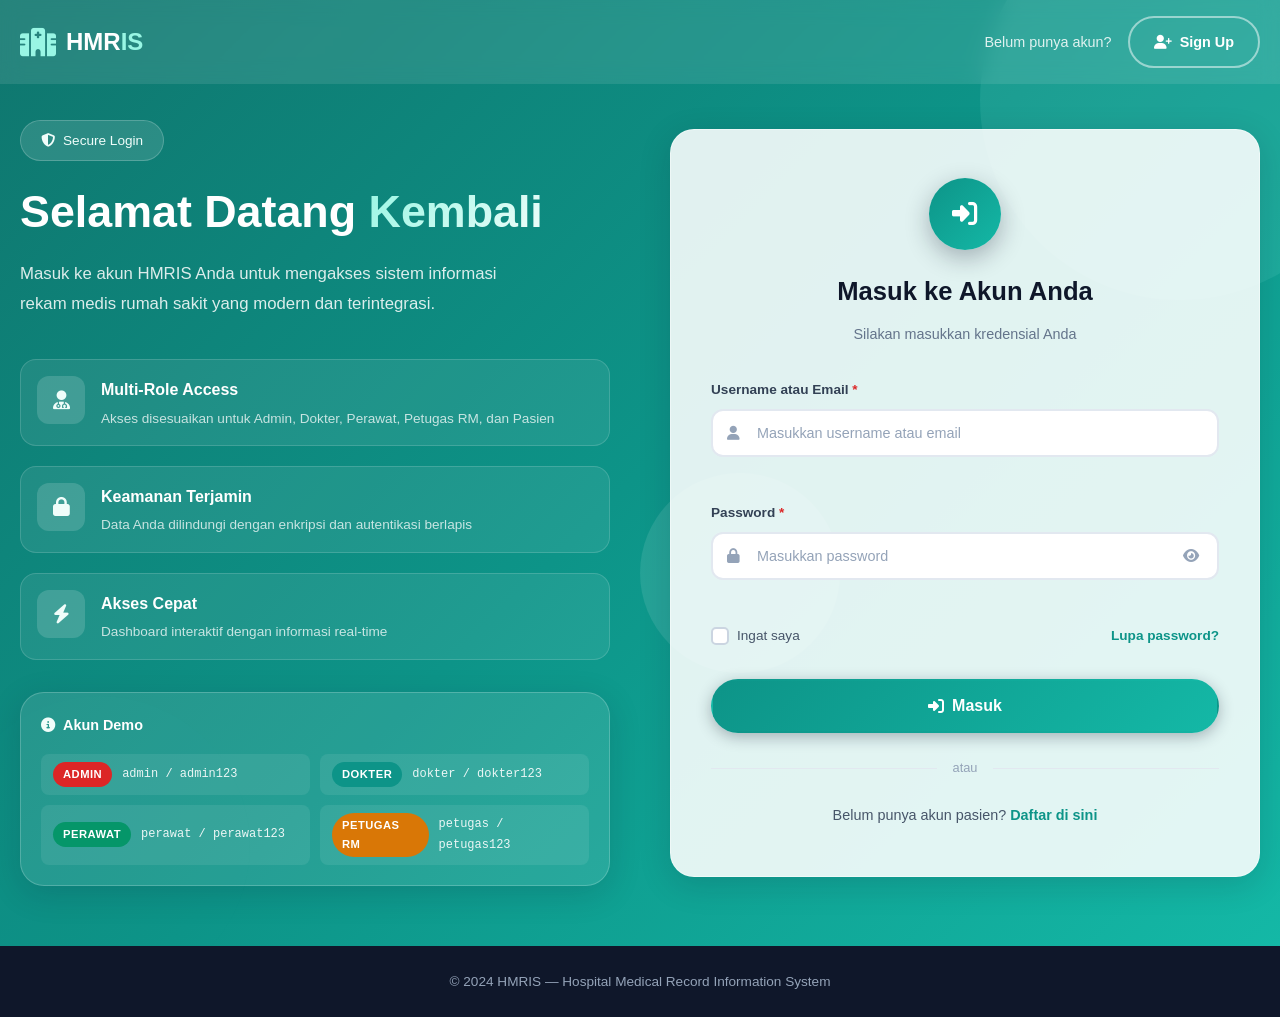
<file: pages/pengaturan.html>
<!DOCTYPE html>
<html lang="id">
<head>
    <meta charset="UTF-8">
    <meta name="viewport" content="width=device-width, initial-scale=1.0">
    <meta name="description" content="Pengaturan - Hospital Medical Record Information System">
    <title>Pengaturan - HMRIS</title>

    <link rel="preconnect" href="https://fonts.googleapis.com">
    <link rel="preconnect" href="https://fonts.gstatic.com" crossorigin>
        <!-- Google Font Plus Jakarta Sans & Inter -->
    <link rel="preconnect" href="https://fonts.googleapis.com">
    <link rel="preconnect" href="https://fonts.gstatic.com" crossorigin>
    <link href="https://fonts.googleapis.com/css2?family=Inter:wght@400;500;600;700&family=Plus+Jakarta+Sans:wght@400;500;600;700;800&display=swap" rel="stylesheet">
    <link rel="stylesheet" href="https://cdnjs.cloudflare.com/ajax/libs/font-awesome/6.5.0/css/all.min.css">
    <link rel="stylesheet" href="../assets/css/pengaturan.css">

    <!-- Modern Executive Healthcare Design System -->
    <link rel="stylesheet" href="../assets/css/theme.css">
</head>
<body>

    <!-- ==================== SIDEBAR ==================== -->
    <aside class="sidebar" id="sidebar">
        <div class="sidebar-header">
            <a href="dashboard/index.html" class="sidebar-logo">
                <i class="fas fa-hospital"></i>
                <span>HMR<span class="logo-highlight">IS</span></span>
            </a>
        </div>

        <div class="role-badge-wrapper">
            <div class="role-badge" id="roleBadge">
                <i class="fas fa-user-circle"></i>
                <span id="roleBadgeText">Role</span>
            </div>
        </div>

        <nav class="sidebar-nav">
            <ul class="nav-list" id="navList"></ul>
        </nav>

        <div class="sidebar-footer">
            <button class="btn-logout" id="btnLogoutSidebar">
                <i class="fas fa-sign-out-alt"></i>
                <span>Logout</span>
            </button>
            <div class="sidebar-copyright">
                <small>&copy; 2024 HMRIS v1.0</small>
            </div>
        </div>
    </aside>

    <!-- ==================== MAIN CONTENT ==================== -->
    <div class="main-wrapper">
        <!-- ==================== TOP NAVBAR ==================== -->
        <header class="top-navbar">
            <div class="navbar-left">
                <button class="menu-toggle" id="menuToggle" aria-label="Toggle sidebar">
                    <i class="fas fa-bars"></i>
                </button>
                <div class="search-box">
                    <i class="fas fa-search"></i>
                    <input type="text" placeholder="Cari pasien, dokter, rekam medis...">
                </div>
            </div>

            <div class="navbar-right">
                <button class="navbar-icon-btn" aria-label="Notifications">
                    <i class="fas fa-bell"></i>
                    <span class="badge">3</span>
                </button>

                <button class="navbar-icon-btn" aria-label="Messages">
                    <i class="fas fa-envelope"></i>
                    <span class="badge">5</span>
                </button>

                <div class="user-profile" id="userProfile">
                    <div class="user-avatar" id="userAvatar">
                        <i class="fas fa-user"></i>
                    </div>
                    <div class="user-info">
                        <span class="user-name" id="userName">User Name</span>
                        <span class="user-role" id="userRole">Role</span>
                    </div>
                    <i class="fas fa-chevron-down"></i>

                    <div class="user-dropdown" id="userDropdown">
                        <div class="dropdown-header">
                            <div class="dropdown-avatar">
                                <i class="fas fa-user"></i>
                            </div>
                            <div>
                                <h4 id="dropdownName">User Name</h4>
                                <p id="dropdownEmail">user@email.com</p>
                            </div>
                        </div>
                        <div class="dropdown-divider"></div>
                        <a href="pengaturan.html?section=profile" class="dropdown-item"><i class="fas fa-user-circle"></i><span>Profil Saya</span></a>
                        <a href="pengaturan.html" class="dropdown-item"><i class="fas fa-cog"></i><span>Pengaturan</span></a>
                        <div class="dropdown-divider"></div>
                        <a href="#" class="dropdown-item logout" id="btnLogoutDropdown">
                            <i class="fas fa-sign-out-alt"></i><span>Logout</span>
                        </a>
                    </div>
                </div>
            </div>
        </header>

        <!-- ==================== CONTENT AREA ==================== -->
        <main class="content-area">
            <!-- Page Header -->
            <div class="page-header fade-in">
                <div class="page-header-left">
                    <nav class="breadcrumb">
                        <a href="dashboard/index.html"><i class="fas fa-home"></i> Dashboard</a>
                        <i class="fas fa-chevron-right"></i>
                        <span class="active">Pengaturan</span>
                    </nav>
                    <h1 class="page-title">Pengaturan Sistem</h1>
                    <p class="page-subtitle">Kelola profil, data, dan preferensi sistem HMRIS</p>
                </div>
            </div>

            <!-- Settings Layout -->
            <section class="settings-layout fade-in">
                <!-- Settings Menu -->
                <aside class="settings-menu">
                    <div class="settings-menu-item active" data-section="hospital">
                        <i class="fas fa-hospital"></i>
                        <span>Profil Rumah Sakit</span>
                    </div>
                    <div class="settings-menu-item" data-section="profile">
                        <i class="fas fa-user-circle"></i>
                        <span>Profil Pengguna</span>
                    </div>
                    <div class="settings-menu-item" data-section="password">
                        <i class="fas fa-key"></i>
                        <span>Ganti Password</span>
                    </div>
                    <div class="settings-menu-item" data-section="backup">
                        <i class="fas fa-download"></i>
                        <span>Backup Data</span>
                    </div>
                    <div class="settings-menu-item" data-section="restore">
                        <i class="fas fa-upload"></i>
                        <span>Restore Data</span>
                    </div>
                    <div class="settings-menu-item danger" data-section="reset">
                        <i class="fas fa-trash-alt"></i>
                        <span>Reset Semua Data</span>
                    </div>
                    <div class="settings-menu-item" data-section="appearance">
                        <i class="fas fa-palette"></i>
                        <span>Tampilan</span>
                    </div>
                    <div class="settings-menu-item" data-section="info">
                        <i class="fas fa-info-circle"></i>
                        <span>Informasi Sistem</span>
                    </div>
                </aside>

                <!-- Settings Content -->
                <div class="settings-content">

                    <!-- ==================== HOSPITAL PROFILE ==================== -->
                    <div class="settings-section active" id="section-hospital">
                        <div class="section-header-box">
                            <div class="section-icon">
                                <i class="fas fa-hospital"></i>
                            </div>
                            <div>
                                <h2 class="section-title">Profil Rumah Sakit</h2>
                                <p class="section-desc">Informasi dasar rumah sakit yang ditampilkan pada laporan dan dokumen resmi</p>
                            </div>
                        </div>

                        <form id="hospitalForm" class="settings-form">
                            <!-- Logo Upload -->
                            <div class="logo-upload-area">
                                <div class="logo-preview-wrapper">
                                    <div class="logo-preview" id="logoPreview">
                                        <i class="fas fa-hospital-alt"></i>
                                        <span>Logo RS</span>
                                    </div>
                                    <input type="file" id="logoInput" accept="image/*" hidden>
                                </div>
                                <div class="logo-actions">
                                    <button type="button" class="btn btn-primary btn-sm" id="btnUploadLogo">
                                        <i class="fas fa-cloud-upload-alt"></i>
                                        <span>Upload Logo</span>
                                    </button>
                                    <button type="button" class="btn btn-outline btn-sm" id="btnRemoveLogo">
                                        <i class="fas fa-trash"></i>
                                        <span>Hapus</span>
                                    </button>
                                    <small class="form-hint">Format: JPG, PNG. Maks: 2MB. Disarankan rasio 1:1</small>
                                </div>
                            </div>

                            <div class="form-grid">
                                <div class="form-group full-width">
                                    <label>Nama Rumah Sakit <span class="required">*</span></label>
                                    <div class="input-with-icon">
                                        <i class="fas fa-hospital"></i>
                                        <input type="text" id="rsNama" placeholder="Nama lengkap rumah sakit" required>
                                    </div>
                                </div>

                                <div class="form-group full-width">
                                    <label>Alamat <span class="required">*</span></label>
                                    <div class="input-with-icon textarea-wrapper">
                                        <i class="fas fa-map-marker-alt"></i>
                                        <textarea id="rsAlamat" rows="3" placeholder="Alamat lengkap" required></textarea>
                                    </div>
                                </div>

                                <div class="form-group">
                                    <label>Telepon <span class="required">*</span></label>
                                    <div class="input-with-icon">
                                        <i class="fas fa-phone"></i>
                                        <input type="tel" id="rsTelepon" placeholder="(021) 1234-5678" required>
                                    </div>
                                </div>

                                <div class="form-group">
                                    <label>Email <span class="required">*</span></label>
                                    <div class="input-with-icon">
                                        <i class="fas fa-envelope"></i>
                                        <input type="email" id="rsEmail" placeholder="info@rumahsakit.com" required>
                                    </div>
                                </div>

                                <div class="form-group">
                                    <label>Website</label>
                                    <div class="input-with-icon">
                                        <i class="fas fa-globe"></i>
                                        <input type="url" id="rsWebsite" placeholder="https://www.rumahsakit.com">
                                    </div>
                                </div>

                                <div class="form-group">
                                    <label>Nomor Izin Operasional</label>
                                    <div class="input-with-icon">
                                        <i class="fas fa-file-signature"></i>
                                        <input type="text" id="rsIzin" placeholder="Nomor izin">
                                    </div>
                                </div>
                            </div>

                            <div class="form-actions">
                                <button type="button" class="btn btn-outline" id="btnResetHospital">
                                    <i class="fas fa-undo"></i>
                                    <span>Reset</span>
                                </button>
                                <button type="submit" class="btn btn-primary">
                                    <i class="fas fa-save"></i>
                                    <span>Simpan Perubahan</span>
                                </button>
                            </div>
                        </form>
                    </div>

                    <!-- ==================== USER PROFILE ==================== -->
                    <div class="settings-section" id="section-profile">
                        <div class="section-header-box">
                            <div class="section-icon">
                                <i class="fas fa-user-circle"></i>
                            </div>
                            <div>
                                <h2 class="section-title">Profil Pengguna</h2>
                                <p class="section-desc">Informasi pribadi dan akun Anda</p>
                            </div>
                        </div>

                        <form id="profileForm" class="settings-form">
                            <div class="profile-card">
                                <div class="profile-avatar-large" id="profileAvatar">
                                    <i class="fas fa-user"></i>
                                </div>
                                <div class="profile-info-card">
                                    <h3 id="profileDisplayName">User Name</h3>
                                    <span class="profile-role-badge" id="profileRoleBadge">Role</span>
                                    <p class="profile-join-date">
                                        <i class="fas fa-calendar-alt"></i>
                                        Bergabung sejak <span id="profileJoinDate">-</span>
                                    </p>
                                </div>
                            </div>

                            <div class="form-grid">
                                <div class="form-group full-width">
                                    <label>Nama Lengkap</label>
                                    <div class="input-with-icon">
                                        <i class="fas fa-user"></i>
                                        <input type="text" id="profileNama" placeholder="Nama lengkap">
                                    </div>
                                </div>

                                <div class="form-group">
                                    <label>Username</label>
                                    <div class="input-with-icon readonly">
                                        <i class="fas fa-user-circle"></i>
                                        <input type="text" id="profileUsername" readonly>
                                        <i class="fas fa-lock"></i>
                                    </div>
                                    <small class="form-hint">Username tidak dapat diubah</small>
                                </div>

                                <div class="form-group">
                                    <label>Email</label>
                                    <div class="input-with-icon">
                                        <i class="fas fa-envelope"></i>
                                        <input type="email" id="profileEmail" placeholder="email@contoh.com">
                                    </div>
                                </div>

                                <div class="form-group">
                                    <label>No HP</label>
                                    <div class="input-with-icon">
                                        <i class="fas fa-phone"></i>
                                        <input type="tel" id="profileHP" placeholder="08xxxxxxxxxx">
                                    </div>
                                </div>

                                <div class="form-group">
                                    <label>Role</label>
                                    <div class="input-with-icon readonly">
                                        <i class="fas fa-shield-alt"></i>
                                        <input type="text" id="profileRole" readonly>
                                        <i class="fas fa-lock"></i>
                                    </div>
                                    <small class="form-hint">Role hanya dapat diubah oleh Administrator</small>
                                </div>
                            </div>

                            <div class="form-actions">
                                <button type="button" class="btn btn-outline" id="btnResetProfile">
                                    <i class="fas fa-undo"></i>
                                    <span>Reset</span>
                                </button>
                                <button type="submit" class="btn btn-primary">
                                    <i class="fas fa-save"></i>
                                    <span>Update Profil</span>
                                </button>
                            </div>
                        </form>
                    </div>

                    <!-- ==================== CHANGE PASSWORD ==================== -->
                    <div class="settings-section" id="section-password">
                        <div class="section-header-box">
                            <div class="section-icon">
                                <i class="fas fa-key"></i>
                            </div>
                            <div>
                                <h2 class="section-title">Ganti Password</h2>
                                <p class="section-desc">Ubah password Anda secara berkala untuk keamanan akun</p>
                            </div>
                        </div>

                        <form id="passwordForm" class="settings-form">
                            <div class="password-security-info">
                                <i class="fas fa-shield-alt"></i>
                                <div>
                                    <h4>Keamanan Password</h4>
                                    <p>Gunakan kombinasi huruf besar, huruf kecil, angka, dan simbol. Minimal 8 karakter.</p>
                                </div>
                            </div>

                            <div class="form-grid">
                                <div class="form-group full-width">
                                    <label>Password Lama <span class="required">*</span></label>
                                    <div class="input-with-icon">
                                        <i class="fas fa-lock"></i>
                                        <input type="password" id="oldPassword" placeholder="Masukkan password lama" required>
                                        <button type="button" class="toggle-password" data-target="oldPassword">
                                            <i class="fas fa-eye"></i>
                                        </button>
                                    </div>
                                </div>

                                <div class="form-group">
                                    <label>Password Baru <span class="required">*</span></label>
                                    <div class="input-with-icon">
                                        <i class="fas fa-key"></i>
                                        <input type="password" id="newPassword" placeholder="Minimal 8 karakter" required>
                                        <button type="button" class="toggle-password" data-target="newPassword">
                                            <i class="fas fa-eye"></i>
                                        </button>
                                    </div>
                                    <div class="password-strength" id="passwordStrength">
                                        <div class="strength-bar"></div>
                                    </div>
                                    <small class="form-hint" id="passwordHint">Masukkan password baru</small>
                                </div>

                                <div class="form-group">
                                    <label>Konfirmasi Password <span class="required">*</span></label>
                                    <div class="input-with-icon">
                                        <i class="fas fa-check-circle"></i>
                                        <input type="password" id="confirmPassword" placeholder="Ulangi password baru" required>
                                        <button type="button" class="toggle-password" data-target="confirmPassword">
                                            <i class="fas fa-eye"></i>
                                        </button>
                                    </div>
                                </div>
                            </div>

                            <div class="form-actions">
                                <button type="button" class="btn btn-outline" id="btnResetPassword">
                                    <i class="fas fa-undo"></i>
                                    <span>Reset</span>
                                </button>
                                <button type="submit" class="btn btn-primary">
                                    <i class="fas fa-key"></i>
                                    <span>Ganti Password</span>
                                </button>
                            </div>
                        </form>
                    </div>

                    <!-- ==================== BACKUP ==================== -->
                    <div class="settings-section" id="section-backup">
                        <div class="section-header-box">
                            <div class="section-icon success">
                                <i class="fas fa-download"></i>
                            </div>
                            <div>
                                <h2 class="section-title">Backup Data</h2>
                                <p class="section-desc">Simpan cadangan seluruh data sistem ke file JSON</p>
                            </div>
                        </div>

                        <div class="backup-info-grid">
                            <div class="backup-info-card">
                                <div class="backup-info-icon">
                                    <i class="fas fa-users"></i>
                                </div>
                                <div class="backup-info-text">
                                    <h4>Data Pasien</h4>
                                    <span id="backupPatientCount">0 data</span>
                                </div>
                            </div>
                            <div class="backup-info-card">
                                <div class="backup-info-icon">
                                    <i class="fas fa-user-md"></i>
                                </div>
                                <div class="backup-info-text">
                                    <h4>Data Dokter</h4>
                                    <span id="backupDoctorCount">0 data</span>
                                </div>
                            </div>
                            <div class="backup-info-card">
                                <div class="backup-info-icon">
                                    <i class="fas fa-file-medical"></i>
                                </div>
                                <div class="backup-info-text">
                                    <h4>Rekam Medis</h4>
                                    <span id="backupRecordCount">0 data</span>
                                </div>
                            </div>
                            <div class="backup-info-card">
                                <div class="backup-info-icon">
                                    <i class="fas fa-calendar-check"></i>
                                </div>
                                <div class="backup-info-text">
                                    <h4>Janji Temu</h4>
                                    <span id="backupAppointmentCount">0 data</span>
                                </div>
                            </div>
                            <div class="backup-info-card">
                                <div class="backup-info-icon">
                                    <i class="fas fa-flask"></i>
                                </div>
                                <div class="backup-info-text">
                                    <h4>Laboratorium</h4>
                                    <span id="backupLabCount">0 data</span>
                                </div>
                            </div>
                            <div class="backup-info-card">
                                <div class="backup-info-icon">
                                    <i class="fas fa-capsules"></i>
                                </div>
                                <div class="backup-info-text">
                                    <h4>Farmasi</h4>
                                    <span id="backupMedicineCount">0 data</span>
                                </div>
                            </div>
                        </div>

                        <div class="backup-warning">
                            <i class="fas fa-info-circle"></i>
                            <div>
                                <h4>Informasi Backup</h4>
                                <p>Backup akan menyimpan seluruh data dalam format JSON. Simpan file ini di tempat yang aman untuk keperluan restore di masa depan.</p>
                            </div>
                        </div>

                        <div class="backup-actions">
                            <button type="button" class="btn btn-primary btn-lg" id="btnBackup">
                                <i class="fas fa-download"></i>
                                <span>Download Backup Sekarang</span>
                            </button>
                            <p class="backup-last">
                                <i class="fas fa-clock"></i>
                                Backup terakhir: <strong id="lastBackupTime">Belum pernah</strong>
                            </p>
                        </div>
                    </div>

                    <!-- ==================== RESTORE ==================== -->
                    <div class="settings-section" id="section-restore">
                        <div class="section-header-box">
                            <div class="section-icon warning">
                                <i class="fas fa-upload"></i>
                            </div>
                            <div>
                                <h2 class="section-title">Restore Data</h2>
                                <p class="section-desc">Kembalikan data dari file backup JSON</p>
                            </div>
                        </div>

                        <div class="restore-warning">
                            <i class="fas fa-exclamation-triangle"></i>
                            <div>
                                <h4>Peringatan!</h4>
                                <p>Restore akan <strong>mengganti seluruh data saat ini</strong> dengan data dari file backup. Pastikan Anda sudah melakukan backup sebelum melanjutkan.</p>
                            </div>
                        </div>

                        <div class="restore-upload-area" id="restoreDropZone">
                            <input type="file" id="restoreInput" accept=".json" hidden>
                            <div class="restore-upload-content" id="restoreUploadContent">
                                <i class="fas fa-cloud-upload-alt"></i>
                                <h4>Seret file JSON ke sini</h4>
                                <p>atau</p>
                                <button type="button" class="btn btn-primary" id="btnSelectRestore">
                                    <i class="fas fa-folder-open"></i>
                                    <span>Pilih File Backup</span>
                                </button>
                                <small>Format: .json (maks 10MB)</small>
                            </div>
                            <div class="restore-file-info" id="restoreFileInfo" style="display: none;">
                                <i class="fas fa-file-code"></i>
                                <div class="file-details">
                                    <h4 id="restoreFileName">filename.json</h4>
                                    <p id="restoreFileSize">0 KB</p>
                                </div>
                                <button type="button" class="btn-remove-file" id="btnRemoveRestoreFile">
                                    <i class="fas fa-times"></i>
                                </button>
                            </div>
                        </div>

                        <div class="restore-preview" id="restorePreview" style="display: none;">
                            <h4><i class="fas fa-eye"></i> Preview Data Backup</h4>
                            <div class="restore-preview-grid" id="restorePreviewGrid"></div>
                        </div>

                        <div class="restore-actions">
                            <button type="button" class="btn btn-outline" id="btnCancelRestore">
                                <i class="fas fa-times"></i>
                                <span>Batal</span>
                            </button>
                            <button type="button" class="btn btn-primary" id="btnStartRestore" disabled>
                                <i class="fas fa-undo"></i>
                                <span>Mulai Restore</span>
                            </button>
                        </div>
                    </div>

                    <!-- ==================== RESET ==================== -->
                    <div class="settings-section" id="section-reset">
                        <div class="section-header-box">
                            <div class="section-icon danger">
                                <i class="fas fa-trash-alt"></i>
                            </div>
                            <div>
                                <h2 class="section-title">Reset Semua Data</h2>
                                <p class="section-desc">Hapus seluruh data sistem dan kembalikan ke kondisi awal</p>
                            </div>
                        </div>

                        <div class="reset-danger-zone">
                            <div class="danger-header">
                                <i class="fas fa-radiation-alt"></i>
                                <h4>Zona Berbahaya</h4>
                            </div>
                            <p class="danger-desc">Tindakan ini akan menghapus <strong>SEMUA DATA</strong> secara permanen termasuk:</p>
                            <ul class="danger-list">
                                <li><i class="fas fa-times-circle"></i> Seluruh data pasien dan rekam medis</li>
                                <li><i class="fas fa-times-circle"></i> Data dokter, perawat, dan petugas</li>
                                <li><i class="fas fa-times-circle"></i> Data janji temu dan laboratorium</li>
                                <li><i class="fas fa-times-circle"></i> Data farmasi dan stok obat</li>
                                <li><i class="fas fa-times-circle"></i> Semua pengaturan sistem dan profil</li>
                                <li><i class="fas fa-times-circle"></i> Akun pengguna (kecuali admin default)</li>
                            </ul>

                            <div class="reset-confirm-box">
                                <label class="checkbox-confirm">
                                    <input type="checkbox" id="confirmReset1">
                                    <span>Saya mengerti bahwa tindakan ini tidak dapat dibatalkan</span>
                                </label>
                                <label class="checkbox-confirm">
                                    <input type="checkbox" id="confirmReset2">
                                    <span>Saya sudah melakukan backup data sebelumnya</span>
                                </label>
                                <div class="confirm-input-group">
                                    <label>Ketik <code>RESET</code> untuk konfirmasi:</label>
                                    <input type="text" id="confirmResetText" placeholder="Ketik RESET di sini">
                                </div>
                            </div>

                            <button type="button" class="btn btn-danger btn-lg" id="btnResetAll" disabled>
                                <i class="fas fa-trash-alt"></i>
                                <span>Reset Semua Data</span>
                            </button>
                        </div>
                    </div>

                    <!-- ==================== APPEARANCE ==================== -->
                    <div class="settings-section" id="section-appearance">
                        <div class="section-header-box">
                            <div class="section-icon">
                                <i class="fas fa-palette"></i>
                            </div>
                            <div>
                                <h2 class="section-title">Tampilan</h2>
                                <p class="section-desc">Sesuaikan tampilan aplikasi sesuai preferensi Anda</p>
                            </div>
                        </div>

                        <div class="theme-options">
                            <div class="theme-card" data-theme="light">
                                <div class="theme-preview light-preview">
                                    <div class="preview-sidebar"></div>
                                    <div class="preview-content">
                                        <div class="preview-header"></div>
                                        <div class="preview-body">
                                            <div class="preview-card"></div>
                                            <div class="preview-card"></div>
                                        </div>
                                    </div>
                                </div>
                                <div class="theme-info">
                                    <div class="theme-radio">
                                        <input type="radio" name="theme" value="light" id="themeLight">
                                        <span class="radio-custom"></span>
                                    </div>
                                    <div class="theme-text">
                                        <h4><i class="fas fa-sun"></i> Light Mode</h4>
                                        <p>Tampilan terang, cocok untuk penggunaan siang hari</p>
                                    </div>
                                </div>
                            </div>

                            <div class="theme-card" data-theme="dark">
                                <div class="theme-preview dark-preview">
                                    <div class="preview-sidebar"></div>
                                    <div class="preview-content">
                                        <div class="preview-header"></div>
                                        <div class="preview-body">
                                            <div class="preview-card"></div>
                                            <div class="preview-card"></div>
                                        </div>
                                    </div>
                                </div>
                                <div class="theme-info">
                                    <div class="theme-radio">
                                        <input type="radio" name="theme" value="dark" id="themeDark">
                                        <span class="radio-custom"></span>
                                    </div>
                                    <div class="theme-text">
                                        <h4><i class="fas fa-moon"></i> Dark Mode</h4>
                                        <p>Tampilan gelap, nyaman untuk mata di malam hari</p>
                                    </div>
                                </div>
                            </div>
                        </div>

                        <div class="additional-settings">
                            <h3 class="additional-title">
                                <i class="fas fa-sliders-h"></i>
                                Pengaturan Tambahan
                            </h3>

                            <div class="setting-toggle-row">
                                <div class="toggle-info">
                                    <h4>Animasi Transisi</h4>
                                    <p>Aktifkan animasi smooth pada elemen UI</p>
                                </div>
                                <label class="switch">
                                    <input type="checkbox" id="toggleAnimation" checked>
                                    <span class="slider"></span>
                                </label>
                            </div>

                            <div class="setting-toggle-row">
                                <div class="toggle-info">
                                    <h4>Notifikasi Toast</h4>
                                    <p>Tampilkan notifikasi pop-up saat ada aksi</p>
                                </div>
                                <label class="switch">
                                    <input type="checkbox" id="toggleToast" checked>
                                    <span class="slider"></span>
                                </label>
                            </div>

                            <div class="setting-toggle-row">
                                <div class="toggle-info">
                                    <h4>Sidebar Compact</h4>
                                    <p>Tampilkan sidebar dalam mode compact</p>
                                </div>
                                <label class="switch">
                                    <input type="checkbox" id="toggleCompact">
                                    <span class="slider"></span>
                                </label>
                            </div>
                        </div>
                    </div>

                    <!-- ==================== SYSTEM INFO ==================== -->
                    <div class="settings-section" id="section-info">
                        <div class="section-header-box">
                            <div class="section-icon">
                                <i class="fas fa-info-circle"></i>
                            </div>
                            <div>
                                <h2 class="section-title">Informasi Sistem</h2>
                                <p class="section-desc">Detail teknis dan statistik sistem HMRIS</p>
                            </div>
                        </div>

                        <div class="info-card-grid">
                            <div class="info-card">
                                <div class="info-card-header">
                                    <i class="fas fa-server"></i>
                                    <h4>Aplikasi</h4>
                                </div>
                                <div class="info-card-body">
                                    <div class="info-row">
                                        <span>Nama</span>
                                        <strong>HMRIS</strong>
                                    </div>
                                    <div class="info-row">
                                        <span>Versi</span>
                                        <strong>1.0.0</strong>
                                    </div>
                                    <div class="info-row">
                                        <span>Build</span>
                                        <strong>2024.01.15</strong>
                                    </div>
                                    <div class="info-row">
                                        <span>Status</span>
                                        <span class="status-pill success"><i class="fas fa-circle"></i> Aktif</span>
                                    </div>
                                </div>
                            </div>

                            <div class="info-card">
                                <div class="info-card-header">
                                    <i class="fas fa-database"></i>
                                    <h4>Penyimpanan</h4>
                                </div>
                                <div class="info-card-body">
                                    <div class="info-row">
                                        <span>Tipe</span>
                                        <strong>LocalStorage</strong>
                                    </div>
                                    <div class="info-row">
                                        <span>Total Digunakan</span>
                                        <strong id="storageUsed">0 KB</strong>
                                    </div>
                                    <div class="info-row">
                                        <span>Kapasitas</span>
                                        <strong>~5 MB</strong>
                                    </div>
                                    <div class="info-row">
                                        <span>Keys</span>
                                        <strong id="storageKeys">0</strong>
                                    </div>
                                </div>
                            </div>

                            <div class="info-card">
                                <div class="info-card-header">
                                    <i class="fas fa-laptop-code"></i>
                                    <h4>Teknologi</h4>
                                </div>
                                <div class="info-card-body">
                                    <div class="info-row">
                                        <span>HTML</span>
                                        <strong>HTML5</strong>
                                    </div>
                                    <div class="info-row">
                                        <span>CSS</span>
                                        <strong>CSS3</strong>
                                    </div>
                                    <div class="info-row">
                                        <span>JavaScript</span>
                                        <strong>ES6+ Vanilla</strong>
                                    </div>
                                    <div class="info-row">
                                        <span>Font</span>
                                        <strong>Poppins</strong>
                                    </div>
                                </div>
                            </div>

                            <div class="info-card">
                                <div class="info-card-header">
                                    <i class="fas fa-chart-pie"></i>
                                    <h4>Statistik Data</h4>
                                </div>
                                <div class="info-card-body">
                                    <div class="info-row">
                                        <span>Pasien</span>
                                        <strong id="infoPatientCount">0</strong>
                                    </div>
                                    <div class="info-row">
                                        <span>Dokter</span>
                                        <strong id="infoDoctorCount">0</strong>
                                    </div>
                                    <div class="info-row">
                                        <span>Rekam Medis</span>
                                        <strong id="infoRecordCount">0</strong>
                                    </div>
                                    <div class="info-row">
                                        <span>Janji Temu</span>
                                        <strong id="infoAppointmentCount">0</strong>
                                    </div>
                                </div>
                            </div>
                        </div>

                        <div class="info-footer">
                            <div class="info-footer-item">
                                <i class="fas fa-code-branch"></i>
                                <div>
                                    <h4>Proyek Akademik</h4>
                                    <p>Mata Kuliah Pemrograman Web 1</p>
                                </div>
                            </div>
                            <div class="info-footer-item">
                                <i class="fas fa-heart"></i>
                                <div>
                                    <h4>Dibuat dengan</h4>
                                    <p>HTML5, CSS3, Vanilla JavaScript</p>
                                </div>
                            </div>
                        </div>
                    </div>

                </div>
            </section>

            <footer class="dashboard-footer">
                <p>&copy; 2024 HMRIS — Hospital Medical Record Information System. All rights reserved.</p>
            </footer>
        </main>
    </div>

    <div class="mobile-overlay" id="mobileOverlay"></div>

    <!-- ==================== MODALS ==================== -->

    <!-- Reset Confirmation Modal -->
    <div class="modal-overlay" id="resetModal">
        <div class="modal-box modal-small">
            <div class="modal-icon danger"><i class="fas fa-exclamation-triangle"></i></div>
            <h3 class="modal-title">Konfirmasi Final Reset</h3>
            <p class="modal-message">Anda akan menghapus <strong>SEMUA DATA</strong> sistem HMRIS. Tindakan ini tidak dapat dibatalkan!</p>
            <div class="modal-warning-box">
                <i class="fas fa-radiation"></i>
                <span>Semua data akan hilang permanen!</span>
            </div>
            <div class="modal-actions">
                <button class="btn btn-outline" id="btnCancelReset">Batal</button>
                <button class="btn btn-danger" id="btnConfirmReset">
                    <i class="fas fa-trash-alt"></i> Ya, Reset Semua
                </button>
            </div>
        </div>
    </div>

    <!-- Restore Confirmation Modal -->
    <div class="modal-overlay" id="restoreModal">
        <div class="modal-box">
            <div class="modal-icon warning"><i class="fas fa-upload"></i></div>
            <h3 class="modal-title">Konfirmasi Restore</h3>
            <p class="modal-message">Data saat ini akan <strong>diganti</strong> dengan data dari backup. Lanjutkan?</p>
            <div class="modal-actions">
                <button class="btn btn-outline" id="btnCancelRestoreModal">Batal</button>
                <button class="btn btn-primary" id="btnConfirmRestore">
                    <i class="fas fa-check"></i> Ya, Restore
                </button>
            </div>
        </div>
    </div>

    <script src="../assets/js/pengaturan.js"></script>
    <!-- Global Navbar Interactivity -->
    <script src="../assets/js/navbar.js"></script>
</body>
</html>
</file>
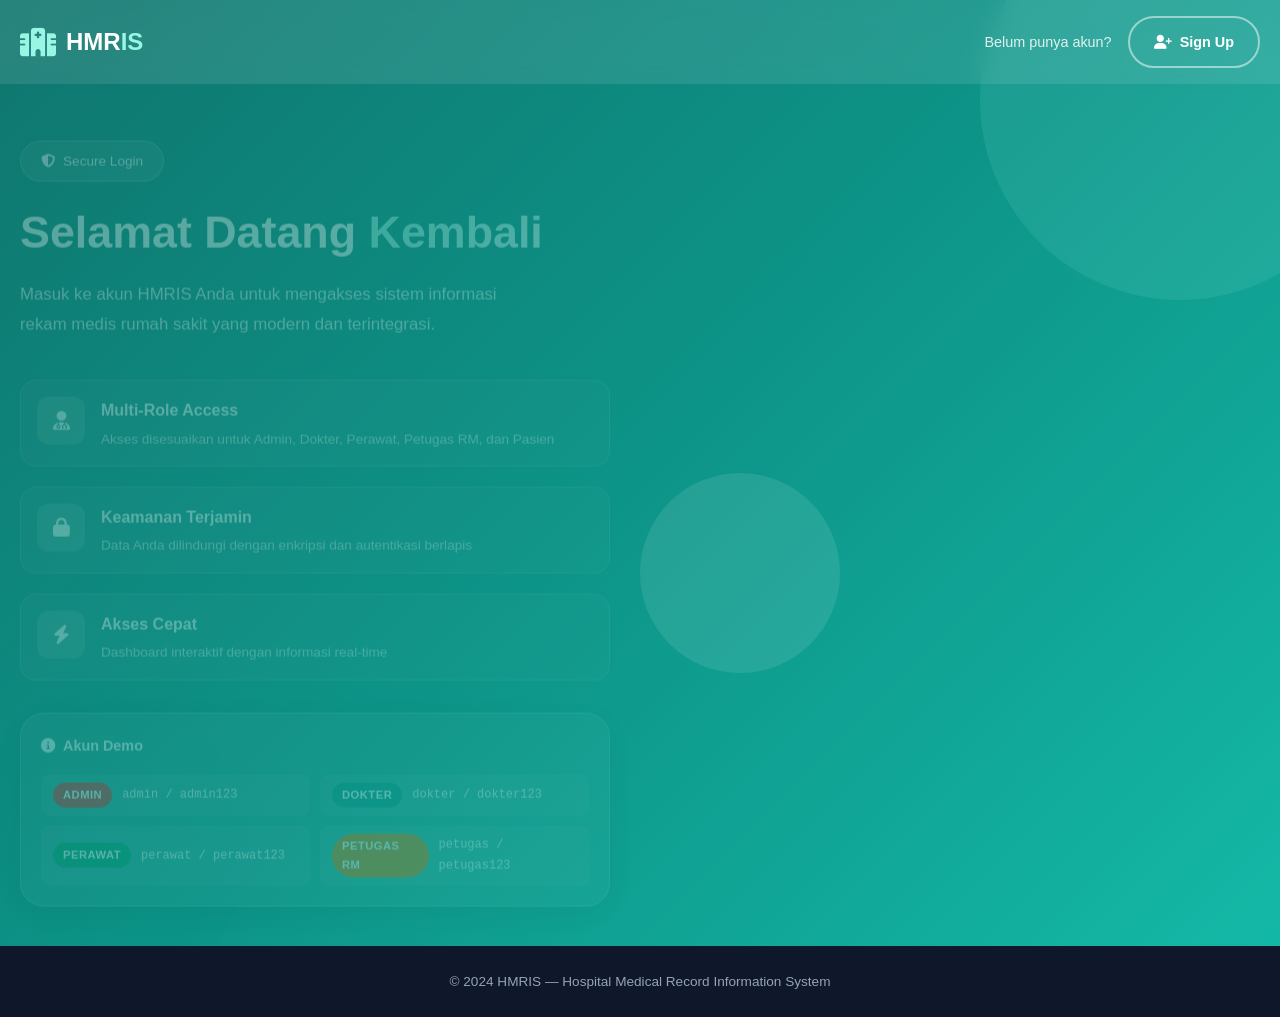
<file: pages/rekam-medis.html>
<!DOCTYPE html>
<html lang="id">
<head>
    <meta charset="UTF-8">
    <meta name="viewport" content="width=device-width, initial-scale=1.0">
    <meta name="description" content="Rekam Medis - Hospital Medical Record Information System">
    <title>Rekam Medis - HMRIS</title>
    <!-- Google Font Plus Jakarta Sans & Inter -->
    <link rel="preconnect" href="https://fonts.googleapis.com">
    <link rel="preconnect" href="https://fonts.gstatic.com" crossorigin>
    <link href="https://fonts.googleapis.com/css2?family=Inter:wght@400;500;600;700&family=Plus+Jakarta+Sans:wght@400;500;600;700;800&display=swap" rel="stylesheet">

    <!-- Font Awesome -->
    <link rel="stylesheet" href="https://cdnjs.cloudflare.com/ajax/libs/font-awesome/6.5.0/css/all.min.css">

    <!-- Custom CSS -->
    <link rel="stylesheet" href="../assets/css/rekammedis.css">

    <!-- Modern Executive Healthcare Design System -->
    <link rel="stylesheet" href="../assets/css/theme.css">
</head>
<body>

    <!-- ==================== SIDEBAR ==================== -->
    <aside class="sidebar" id="sidebar">
        <div class="sidebar-header">
            <a href="dashboard/index.html" class="sidebar-logo">
                <i class="fas fa-hospital"></i>
                <span>HMR<span class="logo-highlight">IS</span></span>
            </a>
        </div>

        <div class="role-badge-wrapper">
            <div class="role-badge" id="roleBadge">
                <i class="fas fa-user-circle"></i>
                <span id="roleBadgeText">Role</span>
            </div>
        </div>

        <nav class="sidebar-nav">
            <ul class="nav-list" id="navList">
                <!-- Generated by JS -->
            </ul>
        </nav>

        <div class="sidebar-footer">
            <button class="btn-logout" id="btnLogoutSidebar">
                <i class="fas fa-sign-out-alt"></i>
                <span>Logout</span>
            </button>
            <div class="sidebar-copyright">
                <small>&copy; 2024 HMRIS v1.0</small>
            </div>
        </div>
    </aside>

    <!-- ==================== MAIN CONTENT ==================== -->
    <div class="main-wrapper">
        <!-- ==================== TOP NAVBAR ==================== -->
        <header class="top-navbar">
            <div class="navbar-left">
                <button class="menu-toggle" id="menuToggle" aria-label="Toggle sidebar">
                    <i class="fas fa-bars"></i>
                </button>
                <div class="search-box">
                    <i class="fas fa-search"></i>
                    <input type="text" placeholder="Cari pasien, dokter, rekam medis...">
                </div>
            </div>

            <div class="navbar-right">
                <button class="navbar-icon-btn" aria-label="Notifications">
                    <i class="fas fa-bell"></i>
                    <span class="badge">3</span>
                </button>

                <button class="navbar-icon-btn" aria-label="Messages">
                    <i class="fas fa-envelope"></i>
                    <span class="badge">5</span>
                </button>

                <div class="user-profile" id="userProfile">
                    <div class="user-avatar" id="userAvatar">
                        <i class="fas fa-user"></i>
                    </div>
                    <div class="user-info">
                        <span class="user-name" id="userName">User Name</span>
                        <span class="user-role" id="userRole">Role</span>
                    </div>
                    <i class="fas fa-chevron-down"></i>

                    <div class="user-dropdown" id="userDropdown">
                        <div class="dropdown-header">
                            <div class="dropdown-avatar">
                                <i class="fas fa-user"></i>
                            </div>
                            <div>
                                <h4 id="dropdownName">User Name</h4>
                                <p id="dropdownEmail">user@email.com</p>
                            </div>
                        </div>
                        <div class="dropdown-divider"></div>
                        <a href="pengaturan.html?section=profile" class="dropdown-item">
                            <i class="fas fa-user-circle"></i>
                            <span>Profil Saya</span>
                        </a>
                        <a href="pengaturan.html" class="dropdown-item">
                            <i class="fas fa-cog"></i>
                            <span>Pengaturan</span>
                        </a>
                        <div class="dropdown-divider"></div>
                        <a href="#" class="dropdown-item logout" id="btnLogoutDropdown">
                            <i class="fas fa-sign-out-alt"></i>
                            <span>Logout</span>
                        </a>
                    </div>
                </div>
            </div>
        </header>

        <!-- ==================== CONTENT AREA ==================== -->
        <main class="content-area">
            <!-- Page Header & Breadcrumb -->
            <div class="page-header fade-in">
                <div class="page-header-left">
                    <nav class="breadcrumb">
                        <a href="dashboard/index.html">
                            <i class="fas fa-home"></i> Dashboard
                        </a>
                        <i class="fas fa-chevron-right"></i>
                        <span class="active">Rekam Medis</span>
                    </nav>
                    <h1 class="page-title">Rekam Medis</h1>
                    <p class="page-subtitle">Kelola seluruh rekam medis pasien dan riwayat pemeriksaan</p>
                </div>
                <div class="page-header-right">
                    <button class="btn btn-primary" id="btnAddRecord">
                        <i class="fas fa-file-medical"></i>
                        <span>Tambah Rekam Medis</span>
                    </button>
                </div>
            </div>

            <!-- Statistics Cards -->
            <section class="stats-section fade-in">
                <div class="stats-grid">
                    <div class="stat-card">
                        <div class="stat-icon" style="background: linear-gradient(135deg, #0077B6, #00B4D8)">
                            <i class="fas fa-file-medical"></i>
                        </div>
                        <div class="stat-info">
                            <div class="stat-label">Total Rekam Medis</div>
                            <div class="stat-value" id="statTotal">0</div>
                        </div>
                    </div>
                    <div class="stat-card">
                        <div class="stat-icon" style="background: linear-gradient(135deg, #06D6A0, #2EC4B6)">
                            <i class="fas fa-calendar-day"></i>
                        </div>
                        <div class="stat-info">
                            <div class="stat-label">Hari Ini</div>
                            <div class="stat-value" id="statToday">0</div>
                        </div>
                    </div>
                    <div class="stat-card">
                        <div class="stat-icon" style="background: linear-gradient(135deg, #FF6B35, #FFB347)">
                            <i class="fas fa-walking"></i>
                        </div>
                        <div class="stat-info">
                            <div class="stat-label">Rawat Jalan</div>
                            <div class="stat-value" id="statOutpatient">0</div>
                        </div>
                    </div>
                    <div class="stat-card">
                        <div class="stat-icon" style="background: linear-gradient(135deg, #7B2CBF, #9D4EDD)">
                            <i class="fas fa-procedures"></i>
                        </div>
                        <div class="stat-info">
                            <div class="stat-label">Rawat Inap</div>
                            <div class="stat-value" id="statInpatient">0</div>
                        </div>
                    </div>
                </div>
            </section>

            <!-- Table Toolbar -->
            <section class="table-panel glass-card fade-in">
                <div class="panel-toolbar">
                    <div class="toolbar-left">
                        <div class="search-box-table">
                            <i class="fas fa-search"></i>
                            <input type="text" id="searchInput" placeholder="Cari No RM, nama pasien, dokter, diagnosa...">
                        </div>
                        <div class="filter-group">
                            <select id="filterStatus" class="filter-select">
                                <option value="">Semua Status</option>
                                <option value="Rawat Jalan">Rawat Jalan</option>
                                <option value="Rawat Inap">Rawat Inap</option>
                                <option value="Pulang">Pulang</option>
                                <option value="Dirujuk">Dirujuk</option>
                            </select>
                            <select id="filterDoctor" class="filter-select">
                                <option value="">Semua Dokter</option>
                                <!-- Options generated by JS -->
                            </select>
                        </div>
                    </div>
                    <div class="toolbar-right">
                        <button class="btn-icon" id="btnExportExcel" title="Export Excel">
                            <i class="fas fa-file-excel"></i>
                        </button>
                        <button class="btn-icon" id="btnExportPDF" title="Export PDF">
                            <i class="fas fa-file-pdf"></i>
                        </button>
                        <button class="btn-icon" id="btnPrint" title="Print">
                            <i class="fas fa-print"></i>
                        </button>
                        <button class="btn-icon" id="btnRefresh" title="Refresh">
                            <i class="fas fa-sync-alt"></i>
                        </button>
                    </div>
                </div>

                <!-- Table -->
                <div class="table-container">
                    <table class="data-table">
                        <thead>
                            <tr>
                                <th class="sortable" data-sort="tanggal">
                                    Tanggal <i class="fas fa-sort"></i>
                                </th>
                                <th class="sortable" data-sort="noRM">
                                    No RM <i class="fas fa-sort"></i>
                                </th>
                                <th>Nama Pasien</th>
                                <th>Dokter</th>
                                <th>Diagnosa</th>
                                <th>Status</th>
                                <th class="text-center">Aksi</th>
                            </tr>
                        </thead>
                        <tbody id="tableBody">
                            <!-- Rows will be generated by JS -->
                        </tbody>
                    </table>
                    <div class="empty-state" id="emptyState" style="display: none;">
                        <i class="fas fa-file-medical"></i>
                        <h3>Tidak Ada Data</h3>
                        <p>Belum ada data rekam medis yang sesuai dengan filter Anda</p>
                    </div>
                </div>

                <!-- Table Footer with Pagination -->
                <div class="table-footer">
                    <div class="table-info">
                        Menampilkan <span id="showingStart">0</span>-<span id="showingEnd">0</span> dari <span id="showingTotal">0</span> data
                    </div>
                    <div class="pagination" id="pagination">
                        <!-- Pagination buttons generated by JS -->
                    </div>
                </div>
            </section>

            <!-- Footer -->
            <footer class="dashboard-footer">
                <p>&copy; 2024 HMRIS — Hospital Medical Record Information System. All rights reserved.</p>
            </footer>
        </main>
    </div>

    <!-- Mobile Overlay -->
    <div class="mobile-overlay" id="mobileOverlay"></div>

    <!-- ==================== MODALS ==================== -->

    <!-- Add/Edit Record Modal -->
    <div class="modal-overlay" id="recordModal">
        <div class="modal-box modal-xlarge">
            <div class="modal-header">
                <h3 class="modal-title" id="modalTitle">
                    <i class="fas fa-file-medical"></i>
                    <span>Tambah Rekam Medis</span>
                </h3>
                <button class="modal-close" id="btnCloseModal">
                    <i class="fas fa-times"></i>
                </button>
            </div>
            <form id="recordForm" novalidate>
                <div class="modal-body">
                    <!-- Patient & Doctor Selection -->
                    <div class="form-section">
                        <h4 class="section-title-form">
                            <i class="fas fa-user-injured"></i> Informasi Pasien & Dokter
                        </h4>
                        <div class="form-grid">
                            <div class="form-group">
                                <label>Pilih Pasien <span class="required">*</span></label>
                                <div class="input-with-icon">
                                    <i class="fas fa-user-injured"></i>
                                    <select id="idPasien" name="idPasien" required>
                                        <option value="">-- Pilih Pasien --</option>
                                        <!-- Options generated by JS -->
                                    </select>
                                </div>
                                <span class="error-message" id="error-idPasien"></span>
                                <div class="patient-preview" id="patientPreview"></div>
                            </div>

                            <div class="form-group">
                                <label>Pilih Dokter <span class="required">*</span></label>
                                <div class="input-with-icon">
                                    <i class="fas fa-user-md"></i>
                                    <select id="idDokter" name="idDokter" required>
                                        <option value="">-- Pilih Dokter --</option>
                                        <!-- Options generated by JS -->
                                    </select>
                                </div>
                                <span class="error-message" id="error-idDokter"></span>
                                <div class="doctor-preview" id="doctorPreview"></div>
                            </div>

                            <div class="form-group">
                                <label>Tanggal Pemeriksaan <span class="required">*</span></label>
                                <div class="input-with-icon">
                                    <i class="fas fa-calendar-alt"></i>
                                    <input type="date" id="tanggal" name="tanggal" required>
                                </div>
                                <span class="error-message" id="error-tanggal"></span>
                            </div>

                            <div class="form-group">
                                <label>Jam Pemeriksaan <span class="required">*</span></label>
                                <div class="input-with-icon">
                                    <i class="fas fa-clock"></i>
                                    <input type="time" id="jam" name="jam" required>
                                </div>
                                <span class="error-message" id="error-jam"></span>
                            </div>
                        </div>
                    </div>

                    <!-- Chief Complaint & History -->
                    <div class="form-section">
                        <h4 class="section-title-form">
                            <i class="fas fa-notes-medical"></i> Keluhan & Riwayat
                        </h4>
                        <div class="form-grid">
                            <div class="form-group full-width">
                                <label>Keluhan Utama <span class="required">*</span></label>
                                <div class="input-with-icon textarea-wrapper">
                                    <i class="fas fa-comment-medical"></i>
                                    <textarea id="keluhan" name="keluhan" rows="2" placeholder="Keluhan utama pasien" required></textarea>
                                </div>
                                <span class="error-message" id="error-keluhan"></span>
                            </div>

                            <div class="form-group">
                                <label>Riwayat Penyakit</label>
                                <div class="input-with-icon textarea-wrapper">
                                    <i class="fas fa-history"></i>
                                    <textarea id="riwayatPenyakit" name="riwayatPenyakit" rows="2" placeholder="Riwayat penyakit sebelumnya"></textarea>
                                </div>
                            </div>

                            <div class="form-group">
                                <label>Riwayat Alergi</label>
                                <div class="input-with-icon textarea-wrapper">
                                    <i class="fas fa-allergies"></i>
                                    <textarea id="riwayatAlergi" name="riwayatAlergi" rows="2" placeholder="Alergi obat, makanan, dll"></textarea>
                                </div>
                            </div>
                        </div>
                    </div>

                    <!-- Vital Signs -->
                    <div class="form-section">
                        <h4 class="section-title-form">
                            <i class="fas fa-heartbeat"></i> Tanda Vital
                        </h4>
                        <div class="form-grid">
                            <div class="form-group">
                                <label>Tekanan Darah (mmHg)</label>
                                <div class="input-with-icon">
                                    <i class="fas fa-heart"></i>
                                    <input type="text" id="tekananDarah" name="tekananDarah" placeholder="120/80">
                                </div>
                            </div>

                            <div class="form-group">
                                <label>Suhu (°C)</label>
                                <div class="input-with-icon">
                                    <i class="fas fa-thermometer-half"></i>
                                    <input type="number" id="suhu" name="suhu" step="0.1" min="35" max="42" placeholder="36.5">
                                </div>
                            </div>

                            <div class="form-group">
                                <label>Nadi (x/menit)</label>
                                <div class="input-with-icon">
                                    <i class="fas fa-wave-square"></i>
                                    <input type="number" id="nadi" name="nadi" min="0" max="250" placeholder="80">
                                </div>
                            </div>

                            <div class="form-group">
                                <label>Pernapasan (x/menit)</label>
                                <div class="input-with-icon">
                                    <i class="fas fa-lungs"></i>
                                    <input type="number" id="pernapasan" name="pernapasan" min="0" max="60" placeholder="20">
                                </div>
                            </div>

                            <div class="form-group">
                                <label>Tinggi Badan (cm)</label>
                                <div class="input-with-icon">
                                    <i class="fas fa-ruler-vertical"></i>
                                    <input type="number" id="tinggiBadan" name="tinggiBadan" min="0" max="300" placeholder="170">
                                </div>
                            </div>

                            <div class="form-group">
                                <label>Berat Badan (kg)</label>
                                <div class="input-with-icon">
                                    <i class="fas fa-weight"></i>
                                    <input type="number" id="beratBadan" name="beratBadan" step="0.1" min="0" max="500" placeholder="65">
                                </div>
                            </div>

                            <div class="form-group">
                                <label>BMI (Otomatis)</label>
                                <div class="input-with-icon readonly">
                                    <i class="fas fa-calculator"></i>
                                    <input type="text" id="bmi" name="bmi" readonly placeholder="Otomatis">
                                    <span class="bmi-category" id="bmiCategory"></span>
                                </div>
                            </div>
                        </div>
                    </div>

                    <!-- Diagnosis & Treatment -->
                    <div class="form-section">
                        <h4 class="section-title-form">
                            <i class="fas fa-stethoscope"></i> Diagnosa & Tindakan
                        </h4>
                        <div class="form-grid">
                            <div class="form-group">
                                <label>Diagnosa <span class="required">*</span></label>
                                <div class="input-with-icon">
                                    <i class="fas fa-diagnoses"></i>
                                    <input type="text" id="diagnosa" name="diagnosa" placeholder="Diagnosa utama" required>
                                </div>
                                <span class="error-message" id="error-diagnosa"></span>
                            </div>

                            <div class="form-group">
                                <label>Kode ICD-10</label>
                                <div class="input-with-icon">
                                    <i class="fas fa-code"></i>
                                    <input type="text" id="kodeICD" name="kodeICD" placeholder="Contoh: J06.9" list="icdList">
                                    <datalist id="icdList">
                                        <option value="J06.9" label="Infeksi saluran napas atas akut">
                                        <option value="J20.9" label="Bronkitis akut">
                                        <option value="K29.7" label="Gastritis">
                                        <option value="I10" label="Hipertensi esensial">
                                        <option value="E11.9" label="Diabetes melitus tipe 2">
                                        <option value="N39.0" label="Infeksi saluran kemih">
                                        <option value="J45.9" label="Asma">
                                        <option value="M54.5" label="Low back pain">
                                    </datalist>
                                </div>
                            </div>

                            <div class="form-group full-width">
                                <label>Tindakan</label>
                                <div class="input-with-icon textarea-wrapper">
                                    <i class="fas fa-procedures"></i>
                                    <textarea id="tindakan" name="tindakan" rows="2" placeholder="Tindakan medis yang dilakukan"></textarea>
                                </div>
                            </div>

                            <div class="form-group full-width">
                                <label>Catatan Dokter</label>
                                <div class="input-with-icon textarea-wrapper">
                                    <i class="fas fa-file-alt"></i>
                                    <textarea id="catatanDokter" name="catatanDokter" rows="2" placeholder="Catatan tambahan dari dokter"></textarea>
                                </div>
                            </div>

                            <div class="form-group">
                                <label>Status <span class="required">*</span></label>
                                <div class="input-with-icon">
                                    <i class="fas fa-toggle-on"></i>
                                    <select id="status" name="status" required>
                                        <option value="Rawat Jalan">Rawat Jalan</option>
                                        <option value="Rawat Inap">Rawat Inap</option>
                                        <option value="Pulang">Pulang</option>
                                        <option value="Dirujuk">Dirujuk</option>
                                    </select>
                                </div>
                                <span class="error-message" id="error-status"></span>
                            </div>
                        </div>
                    </div>

                    <!-- Prescription -->
                    <div class="form-section">
                        <h4 class="section-title-form">
                            <i class="fas fa-prescription-bottle-alt"></i> Resep Obat
                            <button type="button" class="btn btn-sm btn-outline" id="btnAddMedicine">
                                <i class="fas fa-plus"></i> Tambah Obat
                            </button>
                        </h4>
                        <div class="prescription-list" id="prescriptionList">
                            <!-- Dynamic medicine rows -->
                            <div class="empty-prescription">
                                <i class="fas fa-pills"></i>
                                <p>Belum ada obat ditambahkan. Klik "Tambah Obat" untuk menambahkan.</p>
                            </div>
                        </div>
                    </div>
                </div>
                <div class="modal-footer">
                    <button type="button" class="btn btn-outline" id="btnCancelForm">Batal</button>
                    <button type="submit" class="btn btn-primary" id="btnSubmitForm">
                        <i class="fas fa-save"></i>
                        <span>Simpan Rekam Medis</span>
                    </button>
                </div>
            </form>
        </div>
    </div>

    <!-- Detail Record Modal -->
    <div class="modal-overlay" id="detailModal">
        <div class="modal-box modal-xlarge">
            <div class="modal-header">
                <h3 class="modal-title">
                    <i class="fas fa-file-medical-alt"></i>
                    <span>Detail Rekam Medis</span>
                </h3>
                <div class="modal-header-actions">
                    <button type="button" class="btn btn-sm btn-outline" id="btnPrintRecord">
                        <i class="fas fa-print"></i> Cetak
                    </button>
                    <button class="modal-close" id="btnCloseDetail">
                        <i class="fas fa-times"></i>
                    </button>
                </div>
            </div>
            <div class="modal-body" id="detailBody">
                <!-- Generated by JS -->
            </div>
            <div class="modal-footer">
                <button type="button" class="btn btn-outline" id="btnCloseDetail2">Tutup</button>
                <button type="button" class="btn btn-primary" id="btnEditFromDetail">
                    <i class="fas fa-edit"></i> Edit
                </button>
            </div>
        </div>
    </div>

    <!-- Delete Confirmation Modal -->
    <div class="modal-overlay" id="deleteModal">
        <div class="modal-box modal-small">
            <div class="modal-icon danger">
                <i class="fas fa-trash-alt"></i>
            </div>
            <h3 class="modal-title">Konfirmasi Hapus</h3>
            <p class="modal-message">Apakah Anda yakin ingin menghapus rekam medis <strong id="deleteRecordInfo"></strong>?</p>
            <p class="modal-warning">Data yang dihapus tidak dapat dikembalikan!</p>
            <div class="modal-actions">
                <button class="btn btn-outline" id="btnCancelDelete">Batal</button>
                <button class="btn btn-danger" id="btnConfirmDelete">
                    <i class="fas fa-trash-alt"></i> Ya, Hapus
                </button>
            </div>
        </div>
    </div>

    <!-- Custom JS -->
    <script src="../assets/js/rekammedis.js"></script>
    <!-- Global Navbar Interactivity -->
    <script src="../assets/js/navbar.js"></script>
</body>
</html>
</file>
<file: assets/css/landing.css>
/* ============================================
   HMRIS Landing Page - Stylesheet
   Hospital Medical Record Information System
   ============================================ */

/* ==================== CSS VARIABLES ==================== */
:root {
    /* Primary Colors */
    --primary: #0D9488;
    --primary-dark: #0F766E;
    --primary-light: #14B8A6;
    --primary-lighter: #99F6E4;
    --primary-lightest: #F0FDFA;

    /* Accent Colors */
    --accent-green: #059669;
    --accent-purple: #6366F1;
    --accent-orange: #D97706;
    --accent-red: #DC2626;
    --accent-teal: #0D9488;

    /* Neutral Colors */
    --white: #FFFFFF;
    --gray-50: #F8FAFC;
    --gray-100: #F1F5F9;
    --gray-200: #E2E8F0;
    --gray-300: #CBD5E1;
    --gray-400: #94A3B8;
    --gray-500: #64748B;
    --gray-600: #475569;
    --gray-700: #334155;
    --gray-800: #1E293B;
    --gray-900: #0F172A;

    /* Gradients */
    --gradient-primary: linear-gradient(135deg, #0D9488 0%, #14B8A6 100%);
    --gradient-hero: linear-gradient(135deg, #0F766E 0%, #0D9488 50%, #14B8A6 100%);
    --gradient-text: linear-gradient(135deg, #0D9488 0%, #14B8A6 100%);
    --gradient-card: linear-gradient(135deg, rgba(255,255,255,0.9) 0%, rgba(255,255,255,0.6) 100%);

    /* Shadows */
    --shadow-sm: 0 2px 8px rgba(15, 23, 42, 0.08);
    --shadow-md: 0 4px 20px rgba(15, 23, 42, 0.12);
    --shadow-lg: 0 8px 40px rgba(15, 23, 42, 0.16);
    --shadow-xl: 0 16px 60px rgba(15, 23, 42, 0.2);

    /* Glassmorphism */
    --glass-bg: rgba(255, 255, 255, 0.75);
    --glass-border: rgba(255, 255, 255, 0.3);
    --glass-shadow: 0 8px 32px rgba(15, 23, 42, 0.1);
    --glass-blur: blur(12px);

    /* Border Radius */
    --radius-sm: 8px;
    --radius-md: 12px;
    --radius-lg: 16px;
    --radius-xl: 24px;
    --radius-full: 9999px;

    /* Spacing */
    --section-padding: 100px 0;
    --container-max: 1200px;

    /* Transitions */
    --transition-fast: 0.2s ease;
    --transition-base: 0.3s ease;
    --transition-slow: 0.5s ease;

    /* Typography */
    --font-family: 'Poppins', sans-serif;
}

/* ==================== RESET & BASE ==================== */
*,
*::before,
*::after {
    margin: 0;
    padding: 0;
    box-sizing: border-box;
}

html {
    scroll-behavior: smooth;
    scroll-padding-top: 80px;
}

body {
    font-family: var(--font-family);
    font-size: 16px;
    line-height: 1.7;
    color: var(--gray-700);
    background-color: var(--white);
    overflow-x: hidden;
}

a {
    text-decoration: none;
    color: inherit;
    transition: var(--transition-base);
}

ul {
    list-style: none;
}

img {
    max-width: 100%;
    height: auto;
    display: block;
}

button {
    border: none;
    outline: none;
    cursor: pointer;
    font-family: inherit;
}

input,
textarea {
    font-family: inherit;
    outline: none;
}

/* ==================== UTILITY CLASSES ==================== */
.container {
    width: 100%;
    max-width: var(--container-max);
    margin: 0 auto;
    padding: 0 20px;
}

.section {
    padding: var(--section-padding);
}

.text-gradient {
    background: var(--gradient-text);
    -webkit-background-clip: text;
    -webkit-text-fill-color: transparent;
    background-clip: text;
}

.text-danger {
    color: var(--accent-red);
}

.section-header {
    text-align: center;
    max-width: 700px;
    margin: 0 auto 60px;
}

.section-badge {
    display: inline-block;
    padding: 6px 16px;
    background: var(--primary-lightest);
    color: var(--primary);
    border-radius: var(--radius-full);
    font-size: 0.85rem;
    font-weight: 600;
    margin-bottom: 16px;
    letter-spacing: 0.5px;
}

.section-title {
    font-size: 2.5rem;
    font-weight: 700;
    color: var(--gray-900);
    margin-bottom: 16px;
    line-height: 1.3;
}

.section-subtitle {
    font-size: 1.05rem;
    color: var(--gray-500);
    line-height: 1.8;
}

/* Glass Card */
.glass-card {
    background: var(--glass-bg);
    backdrop-filter: var(--glass-blur);
    -webkit-backdrop-filter: var(--glass-blur);
    border: 1px solid var(--glass-border);
    border-radius: var(--radius-lg);
    box-shadow: var(--glass-shadow);
}

/* ==================== BUTTONS ==================== */
.btn {
    display: inline-flex;
    align-items: center;
    gap: 8px;
    padding: 12px 24px;
    border-radius: var(--radius-full);
    font-size: 0.9rem;
    font-weight: 600;
    transition: var(--transition-base);
    cursor: pointer;
    border: 2px solid transparent;
    white-space: nowrap;
}

.btn-primary {
    background: var(--gradient-primary);
    color: var(--white);
    box-shadow: 0 4px 15px rgba(15, 23, 42, 0.3);
}

.btn-primary:hover {
    transform: translateY(-2px);
    box-shadow: 0 8px 25px rgba(15, 23, 42, 0.4);
}

.btn-outline {
    border-color: var(--primary);
    color: var(--primary);
    background: transparent;
}

.btn-outline:hover {
    background: var(--primary);
    color: var(--white);
    transform: translateY(-2px);
}

.btn-glass {
    background: rgba(255, 255, 255, 0.2);
    backdrop-filter: blur(10px);
    border-color: rgba(255, 255, 255, 0.4);
    color: var(--white);
}

.btn-glass:hover {
    background: rgba(255, 255, 255, 0.3);
    transform: translateY(-2px);
}

.btn-lg {
    padding: 16px 32px;
    font-size: 1rem;
}

.btn-block {
    width: 100%;
    justify-content: center;
}

/* ==================== HEADER / NAVBAR ==================== */
.header {
    position: fixed;
    top: 0;
    left: 0;
    width: 100%;
    z-index: 1000;
    transition: var(--transition-base);
}

.header.scrolled {
    background: rgba(255, 255, 255, 0.95);
    backdrop-filter: blur(20px);
    -webkit-backdrop-filter: blur(20px);
    box-shadow: var(--shadow-md);
}

.navbar {
    padding: 16px 0;
    transition: var(--transition-base);
}

.header.scrolled .navbar {
    padding: 10px 0;
}

.nav-container {
    display: flex;
    align-items: center;
    justify-content: space-between;
    gap: 20px;
}

.nav-logo {
    display: flex;
    align-items: center;
    gap: 10px;
    font-size: 1.5rem;
    font-weight: 800;
    color: var(--white);
    transition: var(--transition-base);
}

.header.scrolled .nav-logo {
    color: var(--gray-900);
}

.nav-logo i {
    font-size: 1.8rem;
    color: var(--primary-light);
}

.header.scrolled .nav-logo i {
    color: var(--primary);
}

.logo-highlight {
    color: var(--primary-light);
}

.header.scrolled .logo-highlight {
    color: var(--primary-light);
}

.nav-menu {
    display: flex;
    align-items: center;
    gap: 8px;
}

.nav-link {
    padding: 8px 16px;
    border-radius: var(--radius-full);
    font-size: 0.9rem;
    font-weight: 500;
    color: rgba(255, 255, 255, 0.85);
    transition: var(--transition-base);
}

.nav-link:hover,
.nav-link.active {
    color: var(--white);
    background: rgba(255, 255, 255, 0.15);
}

.header.scrolled .nav-link {
    color: var(--gray-600);
}

.header.scrolled .nav-link:hover,
.header.scrolled .nav-link.active {
    color: var(--primary);
    background: var(--primary-lightest);
}

.nav-auth {
    display: flex;
    align-items: center;
    gap: 12px;
}

.nav-auth .btn-outline {
    border-color: rgba(255, 255, 255, 0.5);
    color: var(--white);
}

.nav-auth .btn-outline:hover {
    background: var(--white);
    color: var(--primary);
    border-color: var(--white);
}

.header.scrolled .nav-auth .btn-outline {
    border-color: var(--primary);
    color: var(--primary);
}

.header.scrolled .nav-auth .btn-outline:hover {
    background: var(--primary);
    color: var(--white);
}

/* Mobile Toggle */
.nav-toggle {
    display: none;
    width: 40px;
    height: 40px;
    border-radius: var(--radius-sm);
    background: rgba(255, 255, 255, 0.15);
    align-items: center;
    justify-content: center;
    position: relative;
}

.header.scrolled .nav-toggle {
    background: var(--primary-lightest);
}

.hamburger {
    width: 20px;
    height: 2px;
    background: var(--white);
    border-radius: 2px;
    transition: var(--transition-base);
    position: relative;
}

.header.scrolled .hamburger {
    background: var(--gray-700);
}

.hamburger::before,
.hamburger::after {
    content: '';
    position: absolute;
    width: 20px;
    height: 2px;
    background: var(--white);
    border-radius: 2px;
    transition: var(--transition-base);
    left: 0;
}

.header.scrolled .hamburger::before,
.header.scrolled .hamburger::after {
    background: var(--gray-700);
}

.hamburger::before {
    top: -6px;
}

.hamburger::after {
    bottom: -6px;
}

.nav-toggle.active .hamburger {
    background: transparent;
}

.nav-toggle.active .hamburger::before {
    top: 0;
    transform: rotate(45deg);
    background: var(--gray-700);
}

.nav-toggle.active .hamburger::after {
    bottom: 0;
    transform: rotate(-45deg);
    background: var(--gray-700);
}

/* ==================== HERO SECTION ==================== */
.hero {
    position: relative;
    min-height: 100vh;
    display: flex;
    align-items: center;
    background: var(--gradient-hero);
    overflow: hidden;
    padding: 120px 0 80px;
}

.hero-bg-shapes {
    position: absolute;
    inset: 0;
    overflow: hidden;
    pointer-events: none;
}

.shape {
    position: absolute;
    border-radius: 50%;
    opacity: 0.1;
    animation: float 6s ease-in-out infinite;
}

.shape-1 {
    width: 400px;
    height: 400px;
    background: var(--primary-lighter);
    top: -100px;
    right: -100px;
    animation-delay: 0s;
}

.shape-2 {
    width: 300px;
    height: 300px;
    background: var(--accent-teal);
    bottom: -50px;
    left: -50px;
    animation-delay: 2s;
}

.shape-3 {
    width: 200px;
    height: 200px;
    background: var(--primary-lightest);
    top: 50%;
    left: 50%;
    animation-delay: 4s;
}

@keyframes float {
    0%, 100% { transform: translateY(0) rotate(0deg); }
    50% { transform: translateY(-20px) rotate(5deg); }
}

.hero-container {
    display: grid;
    grid-template-columns: 1fr 1fr;
    gap: 60px;
    align-items: center;
    position: relative;
    z-index: 2;
}

.hero-content {
    color: var(--white);
}

.hero-badge {
    display: inline-flex;
    align-items: center;
    gap: 8px;
    padding: 8px 20px;
    background: rgba(255, 255, 255, 0.12);
    backdrop-filter: blur(10px);
    border: 1px solid rgba(255, 255, 255, 0.2);
    border-radius: var(--radius-full);
    font-size: 0.85rem;
    font-weight: 500;
    margin-bottom: 24px;
    color: var(--primary-lightest);
}

.hero-title {
    font-size: 3.2rem;
    font-weight: 800;
    line-height: 1.2;
    margin-bottom: 20px;
    color: var(--white);
}

.hero-title .text-gradient {
    background: linear-gradient(135deg, #99F6E4 0%, #F0FDFA 100%);
    -webkit-background-clip: text;
    -webkit-text-fill-color: transparent;
    background-clip: text;
    display: block;
}

.hero-description {
    font-size: 1.1rem;
    line-height: 1.8;
    color: rgba(255, 255, 255, 0.8);
    margin-bottom: 32px;
    max-width: 520px;
}

.hero-buttons {
    display: flex;
    gap: 16px;
    margin-bottom: 40px;
    flex-wrap: wrap;
}

.hero-stats-mini {
    display: flex;
    gap: 24px;
    flex-wrap: wrap;
}

.stat-mini {
    display: flex;
    align-items: center;
    gap: 8px;
    font-size: 0.85rem;
    color: rgba(255, 255, 255, 0.8);
}

.stat-mini i {
    color: var(--accent-green);
}

/* Hero Card (Mock Dashboard) */
.hero-image {
    position: relative;
}

.hero-card {
    padding: 24px;
    max-width: 420px;
    margin-left: auto;
    animation: floatCard 4s ease-in-out infinite;
}

@keyframes floatCard {
    0%, 100% { transform: translateY(0); }
    50% { transform: translateY(-10px); }
}

.hero-card-header {
    display: flex;
    align-items: center;
    gap: 12px;
    margin-bottom: 20px;
    padding-bottom: 16px;
    border-bottom: 1px solid var(--gray-200);
}

.card-dots {
    display: flex;
    gap: 6px;
}

.dot {
    width: 10px;
    height: 10px;
    border-radius: 50%;
}

.dot-red { background: #DC2626; }
.dot-yellow { background: #FFD166; }
.dot-green { background: #059669; }

.card-title {
    font-size: 0.85rem;
    font-weight: 600;
    color: var(--gray-500);
}

.hero-card-body {
    display: flex;
    flex-direction: column;
    gap: 16px;
}

.mock-stat {
    display: flex;
    align-items: center;
    gap: 12px;
    padding: 12px;
    background: var(--gray-50);
    border-radius: var(--radius-md);
    transition: var(--transition-base);
}

.mock-stat:hover {
    background: var(--primary-lightest);
    transform: translateX(4px);
}

.mock-icon {
    width: 40px;
    height: 40px;
    border-radius: var(--radius-sm);
    display: flex;
    align-items: center;
    justify-content: center;
    font-size: 1rem;
    color: var(--white);
}

.mock-icon.blue { background: var(--gradient-primary); }
.mock-icon.green { background: linear-gradient(135deg, #059669, #0D9488); }
.mock-icon.purple { background: linear-gradient(135deg, #6366F1, #9D4EDD); }

.mock-info {
    display: flex;
    flex-direction: column;
}

.mock-label {
    font-size: 0.75rem;
    color: var(--gray-500);
}

.mock-value {
    font-size: 1.1rem;
    font-weight: 700;
    color: var(--gray-800);
}

.mock-chart {
    display: flex;
    align-items: flex-end;
    gap: 8px;
    height: 80px;
    padding: 12px;
    background: var(--gray-50);
    border-radius: var(--radius-md);
}

.chart-bar {
    flex: 1;
    background: var(--gradient-primary);
    border-radius: 4px 4px 0 0;
    transition: var(--transition-base);
    opacity: 0.7;
}

.chart-bar:hover {
    opacity: 1;
    transform: scaleY(1.1);
    transform-origin: bottom;
}

/* Hero Wave */
.hero-wave {
    position: absolute;
    bottom: -1px;
    left: 0;
    width: 100%;
    line-height: 0;
}

.hero-wave svg {
    width: 100%;
    height: 80px;
}

/* ==================== ABOUT SECTION ==================== */
.about {
    background: var(--white);
}

.about-grid {
    display: grid;
    grid-template-columns: 1fr 1fr;
    gap: 60px;
    align-items: center;
}

.about-img-wrapper {
    position: relative;
    padding: 40px;
}

.about-card {
    padding: 40px;
    text-align: center;
    background: var(--gradient-primary);
    color: var(--white);
    border: none;
}

.about-card i {
    font-size: 3rem;
    margin-bottom: 20px;
    display: block;
}

.about-card h4 {
    font-size: 1.3rem;
    margin-bottom: 12px;
}

.about-card p {
    font-size: 0.95rem;
    opacity: 0.9;
}

.about-decoration {
    position: absolute;
    top: 20px;
    right: 20px;
}

.deco-circle {
    width: 80px;
    height: 80px;
    border: 3px solid var(--primary-lighter);
    border-radius: 50%;
    opacity: 0.5;
}

.deco-circle.small {
    width: 40px;
    height: 40px;
    position: absolute;
    bottom: -20px;
    left: -30px;
    background: var(--primary-lightest);
}

.about-title {
    font-size: 1.8rem;
    font-weight: 700;
    color: var(--gray-900);
    margin-bottom: 16px;
    line-height: 1.3;
}

.about-text {
    font-size: 1rem;
    color: var(--gray-600);
    margin-bottom: 32px;
    line-height: 1.8;
}

.about-features {
    display: flex;
    flex-direction: column;
    gap: 20px;
}

.about-feature-item {
    display: flex;
    gap: 16px;
    align-items: flex-start;
    padding: 16px;
    border-radius: var(--radius-md);
    transition: var(--transition-base);
}

.about-feature-item:hover {
    background: var(--gray-50);
    transform: translateX(8px);
}

.feature-icon {
    width: 48px;
    height: 48px;
    min-width: 48px;
    border-radius: var(--radius-md);
    background: var(--primary-lightest);
    color: var(--primary);
    display: flex;
    align-items: center;
    justify-content: center;
    font-size: 1.2rem;
}

.feature-text h4 {
    font-size: 1rem;
    font-weight: 600;
    color: var(--gray-800);
    margin-bottom: 4px;
}

.feature-text p {
    font-size: 0.9rem;
    color: var(--gray-500);
}

/* ==================== STATISTICS SECTION ==================== */
.statistics {
    background: var(--gradient-hero);
    position: relative;
    padding: 80px 0;
}

.stats-grid {
    display: grid;
    grid-template-columns: repeat(4, 1fr);
    gap: 24px;
}

.stat-card {
    text-align: center;
    padding: 32px 20px;
    background: rgba(255, 255, 255, 0.1);
    border: 1px solid rgba(255, 255, 255, 0.2);
    backdrop-filter: blur(10px);
    transition: var(--transition-base);
}

.stat-card:hover {
    transform: translateY(-8px);
    background: rgba(255, 255, 255, 0.15);
}

.stat-icon {
    width: 60px;
    height: 60px;
    margin: 0 auto 16px;
    border-radius: 50%;
    background: rgba(255, 255, 255, 0.15);
    display: flex;
    align-items: center;
    justify-content: center;
    font-size: 1.5rem;
    color: var(--primary-lightest);
}

.stat-number {
    font-size: 2.5rem;
    font-weight: 800;
    color: var(--white);
    margin-bottom: 4px;
}

.stat-label {
    font-size: 0.9rem;
    color: rgba(255, 255, 255, 0.7);
    font-weight: 500;
}

/* ==================== FEATURES SECTION ==================== */
.features {
    background: var(--gray-50);
}

.features-grid {
    display: grid;
    grid-template-columns: repeat(3, 1fr);
    gap: 24px;
}

.feature-card {
    padding: 32px;
    transition: var(--transition-base);
    position: relative;
    overflow: hidden;
}

.feature-card::before {
    content: '';
    position: absolute;
    top: 0;
    left: 0;
    width: 100%;
    height: 4px;
    background: var(--gradient-primary);
    transform: scaleX(0);
    transform-origin: left;
    transition: var(--transition-base);
}

.feature-card:hover {
    transform: translateY(-8px);
    box-shadow: var(--shadow-lg);
}

.feature-card:hover::before {
    transform: scaleX(1);
}

.feature-card-icon {
    width: 56px;
    height: 56px;
    border-radius: var(--radius-md);
    display: flex;
    align-items: center;
    justify-content: center;
    font-size: 1.4rem;
    color: var(--white);
    margin-bottom: 20px;
}

.feature-card-icon.blue { background: var(--gradient-primary); }
.feature-card-icon.green { background: linear-gradient(135deg, #059669, #0D9488); }
.feature-card-icon.purple { background: linear-gradient(135deg, #6366F1, #9D4EDD); }
.feature-card-icon.orange { background: linear-gradient(135deg, #D97706, #FFB347); }
.feature-card-icon.red { background: linear-gradient(135deg, #DC2626, #FF6B6B); }
.feature-card-icon.teal { background: linear-gradient(135deg, #0D9488, #059669); }

.feature-card-title {
    font-size: 1.15rem;
    font-weight: 600;
    color: var(--gray-800);
    margin-bottom: 12px;
}

.feature-card-desc {
    font-size: 0.9rem;
    color: var(--gray-500);
    line-height: 1.7;
    margin-bottom: 16px;
}

.feature-card-link {
    font-size: 0.85rem;
    font-weight: 600;
    color: var(--primary);
    display: inline-flex;
    align-items: center;
    gap: 6px;
    transition: var(--transition-base);
}

.feature-card-link:hover {
    gap: 12px;
    color: var(--primary-dark);
}

/* ==================== GALLERY SECTION ==================== */
.gallery {
    background: var(--white);
}

.gallery-grid {
    display: grid;
    grid-template-columns: repeat(3, 1fr);
    grid-template-rows: auto auto;
    gap: 20px;
}

.gallery-item {
    position: relative;
    border-radius: var(--radius-lg);
    overflow: hidden;
    cursor: pointer;
    transition: var(--transition-base);
}

.gallery-item-large {
    grid-column: span 2;
    grid-row: span 2;
}

.gallery-item-wide {
    grid-column: span 2;
}

.gallery-item:hover {
    transform: scale(1.02);
    box-shadow: var(--shadow-lg);
}

.gallery-img {
    width: 100%;
    height: 100%;
    min-height: 200px;
}

.gallery-item-large .gallery-img {
    min-height: 420px;
}

.gallery-placeholder {
    width: 100%;
    height: 100%;
    min-height: inherit;
    background: var(--gradient-primary);
    display: flex;
    flex-direction: column;
    align-items: center;
    justify-content: center;
    gap: 12px;
    color: var(--white);
}

.gallery-placeholder i {
    font-size: 2.5rem;
    opacity: 0.8;
}

.gallery-placeholder span {
    font-size: 0.9rem;
    font-weight: 500;
    opacity: 0.7;
}

.gallery-overlay {
    position: absolute;
    inset: 0;
    background: linear-gradient(to top, rgba(2, 62, 138, 0.9) 0%, transparent 60%);
    display: flex;
    flex-direction: column;
    justify-content: flex-end;
    padding: 24px;
    opacity: 0;
    transition: var(--transition-base);
}

.gallery-item:hover .gallery-overlay {
    opacity: 1;
}

.gallery-overlay h4 {
    color: var(--white);
    font-size: 1.1rem;
    margin-bottom: 4px;
}

.gallery-overlay p {
    color: rgba(255, 255, 255, 0.8);
    font-size: 0.85rem;
}

/* ==================== TESTIMONIALS SECTION ==================== */
.testimonials {
    background: var(--gray-50);
}

.testimonials-grid {
    display: grid;
    grid-template-columns: repeat(3, 1fr);
    gap: 24px;
}

.testimonial-card {
    padding: 32px;
    transition: var(--transition-base);
}

.testimonial-card:hover {
    transform: translateY(-8px);
    box-shadow: var(--shadow-lg);
}

.testimonial-rating {
    display: flex;
    gap: 4px;
    margin-bottom: 16px;
}

.testimonial-rating i {
    color: #FFD166;
    font-size: 0.9rem;
}

.testimonial-text {
    font-size: 0.95rem;
    color: var(--gray-600);
    line-height: 1.8;
    margin-bottom: 24px;
    font-style: italic;
}

.testimonial-author {
    display: flex;
    align-items: center;
    gap: 12px;
}

.author-avatar {
    width: 48px;
    height: 48px;
    border-radius: 50%;
    background: var(--gradient-primary);
    display: flex;
    align-items: center;
    justify-content: center;
    color: var(--white);
    font-size: 1.1rem;
}

.author-info h4 {
    font-size: 0.95rem;
    font-weight: 600;
    color: var(--gray-800);
}

.author-info span {
    font-size: 0.8rem;
    color: var(--gray-500);
}

/* ==================== FAQ SECTION ==================== */
.faq {
    background: var(--white);
}

.faq-container {
    max-width: 800px;
    margin: 0 auto;
    display: flex;
    flex-direction: column;
    gap: 16px;
}

.faq-item {
    padding: 0;
    overflow: hidden;
    transition: var(--transition-base);
}

.faq-item:hover {
    box-shadow: var(--shadow-md);
}

.faq-question {
    width: 100%;
    padding: 20px 24px;
    display: flex;
    align-items: center;
    justify-content: space-between;
    gap: 16px;
    background: transparent;
    font-size: 1rem;
    font-weight: 600;
    color: var(--gray-800);
    text-align: left;
    transition: var(--transition-base);
}

.faq-question:hover {
    color: var(--primary);
}

.faq-question i {
    font-size: 0.85rem;
    color: var(--primary);
    transition: var(--transition-base);
    min-width: 20px;
}

.faq-item.active .faq-question i {
    transform: rotate(180deg);
}

.faq-answer {
    max-height: 0;
    overflow: hidden;
    transition: max-height 0.4s ease, padding 0.4s ease;
}

.faq-item.active .faq-answer {
    max-height: 300px;
}

.faq-answer p {
    padding: 0 24px 20px;
    font-size: 0.9rem;
    color: var(--gray-600);
    line-height: 1.8;
}

/* ==================== CONTACT SECTION ==================== */
.contact {
    background: var(--gray-50);
}

.contact-grid {
    display: grid;
    grid-template-columns: 1fr 1.5fr;
    gap: 40px;
    align-items: start;
}

.contact-info {
    display: flex;
    flex-direction: column;
    gap: 16px;
}

.contact-card {
    padding: 24px;
    display: flex;
    flex-direction: column;
    align-items: center;
    text-align: center;
    gap: 8px;
    transition: var(--transition-base);
}

.contact-card:hover {
    transform: translateY(-4px);
    box-shadow: var(--shadow-md);
}

.contact-icon {
    width: 48px;
    height: 48px;
    border-radius: 50%;
    background: var(--primary-lightest);
    color: var(--primary);
    display: flex;
    align-items: center;
    justify-content: center;
    font-size: 1.1rem;
    margin-bottom: 8px;
}

.contact-card h4 {
    font-size: 0.95rem;
    font-weight: 600;
    color: var(--gray-800);
}

.contact-card p {
    font-size: 0.85rem;
    color: var(--gray-500);
}

/* Contact Form */
.contact-form {
    padding: 40px;
}

.form-title {
    font-size: 1.4rem;
    font-weight: 700;
    color: var(--gray-800);
    margin-bottom: 24px;
}

.form-row {
    display: grid;
    grid-template-columns: 1fr 1fr;
    gap: 16px;
}

.form-group {
    margin-bottom: 16px;
}

.form-group label {
    display: block;
    font-size: 0.85rem;
    font-weight: 500;
    color: var(--gray-700);
    margin-bottom: 6px;
}

.form-group input,
.form-group textarea {
    width: 100%;
    padding: 12px 16px;
    border: 2px solid var(--gray-200);
    border-radius: var(--radius-md);
    font-size: 0.9rem;
    color: var(--gray-700);
    transition: var(--transition-base);
    background: var(--white);
}

.form-group input:focus,
.form-group textarea:focus {
    border-color: var(--primary);
    box-shadow: 0 0 0 3px rgba(13, 148, 136, 0.15);
}

.form-group input::placeholder,
.form-group textarea::placeholder {
    color: var(--gray-400);
}

.form-group textarea {
    resize: vertical;
    min-height: 120px;
}

/* ==================== FOOTER ==================== */
.footer {
    background: var(--gray-900);
    color: var(--gray-300);
    padding: 80px 0 0;
}

.footer-grid {
    display: grid;
    grid-template-columns: 2fr 1fr 1fr 1fr;
    gap: 40px;
    padding-bottom: 40px;
    border-bottom: 1px solid rgba(255, 255, 255, 0.1);
}

.footer-logo {
    display: flex;
    align-items: center;
    gap: 10px;
    font-size: 1.5rem;
    font-weight: 800;
    color: var(--white);
    margin-bottom: 16px;
}

.footer-logo i {
    color: var(--primary-light);
}

.footer-desc {
    font-size: 0.9rem;
    line-height: 1.8;
    color: var(--gray-400);
    margin-bottom: 20px;
}

.footer-socials {
    display: flex;
    gap: 12px;
}

.social-link {
    width: 40px;
    height: 40px;
    border-radius: 50%;
    background: rgba(255, 255, 255, 0.08);
    display: flex;
    align-items: center;
    justify-content: center;
    color: var(--gray-400);
    font-size: 0.9rem;
    transition: var(--transition-base);
}

.social-link:hover {
    background: var(--primary);
    color: var(--white);
    transform: translateY(-3px);
}

.footer-links h4 {
    font-size: 1rem;
    font-weight: 600;
    color: var(--white);
    margin-bottom: 20px;
}

.footer-links ul {
    display: flex;
    flex-direction: column;
    gap: 12px;
}

.footer-links a {
    font-size: 0.9rem;
    color: var(--gray-400);
    transition: var(--transition-base);
}

.footer-links a:hover {
    color: var(--primary-light);
    padding-left: 4px;
}

.footer-bottom {
    padding: 24px 0;
    text-align: center;
}

.footer-bottom p {
    font-size: 0.85rem;
    color: var(--gray-500);
}

.footer-bottom p:first-child {
    margin-bottom: 4px;
}

/* ==================== BACK TO TOP ==================== */
.back-to-top {
    position: fixed;
    bottom: 30px;
    right: 30px;
    width: 48px;
    height: 48px;
    border-radius: 50%;
    background: var(--gradient-primary);
    color: var(--white);
    display: flex;
    align-items: center;
    justify-content: center;
    font-size: 1rem;
    box-shadow: var(--shadow-md);
    opacity: 0;
    visibility: hidden;
    transform: translateY(20px);
    transition: var(--transition-base);
    z-index: 999;
}

.back-to-top.visible {
    opacity: 1;
    visibility: visible;
    transform: translateY(0);
}

.back-to-top:hover {
    transform: translateY(-4px);
    box-shadow: var(--shadow-lg);
}

/* ==================== ANIMATIONS ==================== */
.fade-in {
    opacity: 0;
    transform: translateY(30px);
    transition: opacity 0.6s ease, transform 0.6s ease;
}

.fade-in.visible {
    opacity: 1;
    transform: translateY(0);
}

/* Stagger animation for grid items */
.features-grid .fade-in:nth-child(1) { transition-delay: 0.1s; }
.features-grid .fade-in:nth-child(2) { transition-delay: 0.2s; }
.features-grid .fade-in:nth-child(3) { transition-delay: 0.3s; }
.features-grid .fade-in:nth-child(4) { transition-delay: 0.4s; }
.features-grid .fade-in:nth-child(5) { transition-delay: 0.5s; }
.features-grid .fade-in:nth-child(6) { transition-delay: 0.6s; }

.stats-grid .fade-in:nth-child(1) { transition-delay: 0.1s; }
.stats-grid .fade-in:nth-child(2) { transition-delay: 0.2s; }
.stats-grid .fade-in:nth-child(3) { transition-delay: 0.3s; }
.stats-grid .fade-in:nth-child(4) { transition-delay: 0.4s; }

.testimonials-grid .fade-in:nth-child(1) { transition-delay: 0.1s; }
.testimonials-grid .fade-in:nth-child(2) { transition-delay: 0.2s; }
.testimonials-grid .fade-in:nth-child(3) { transition-delay: 0.3s; }

/* ==================== RESPONSIVE - TABLET ==================== */
@media (max-width: 992px) {
    .section-title {
        font-size: 2rem;
    }

    .hero-container {
        grid-template-columns: 1fr;
        text-align: center;
    }

    .hero-title {
        font-size: 2.5rem;
    }

    .hero-description {
        max-width: 100%;
        margin-left: auto;
        margin-right: auto;
    }

    .hero-buttons {
        justify-content: center;
    }

    .hero-stats-mini {
        justify-content: center;
    }

    .hero-card {
        margin: 0 auto;
    }

    .about-grid {
        grid-template-columns: 1fr;
        gap: 40px;
    }

    .stats-grid {
        grid-template-columns: repeat(2, 1fr);
    }

    .features-grid {
        grid-template-columns: repeat(2, 1fr);
    }

    .gallery-grid {
        grid-template-columns: repeat(2, 1fr);
    }

    .gallery-item-large {
        grid-column: span 2;
        grid-row: span 1;
    }

    .gallery-item-large .gallery-img {
        min-height: 250px;
    }

    .testimonials-grid {
        grid-template-columns: 1fr;
        max-width: 600px;
        margin: 0 auto;
    }

    .contact-grid {
        grid-template-columns: 1fr;
    }

    .contact-info {
        display: grid;
        grid-template-columns: repeat(2, 1fr);
    }

    .footer-grid {
        grid-template-columns: 1fr 1fr;
    }

    /* Mobile Nav */
    .nav-menu {
        position: fixed;
        top: 0;
        right: -100%;
        width: 300px;
        height: 100vh;
        background: var(--white);
        flex-direction: column;
        align-items: flex-start;
        padding: 80px 30px 30px;
        gap: 4px;
        box-shadow: var(--shadow-xl);
        transition: var(--transition-base);
        z-index: 998;
    }

    .nav-menu.active {
        right: 0;
    }

    .nav-link {
        color: var(--gray-700);
        width: 100%;
        padding: 12px 16px;
    }

    .nav-link:hover,
    .nav-link.active {
        color: var(--primary);
        background: var(--primary-lightest);
    }

    .nav-auth {
        display: none;
    }

    .nav-menu .nav-auth-mobile {
        display: flex;
        flex-direction: column;
        gap: 12px;
        width: 100%;
        margin-top: 20px;
        padding-top: 20px;
        border-top: 1px solid var(--gray-200);
    }

    .nav-toggle {
        display: flex;
        z-index: 999;
    }
}

/* ==================== RESPONSIVE - MOBILE ==================== */
@media (max-width: 576px) {
    :root {
        --section-padding: 60px 0;
    }

    .section-title {
        font-size: 1.6rem;
    }

    .section-subtitle {
        font-size: 0.95rem;
    }

    .hero {
        padding: 100px 0 60px;
        min-height: auto;
    }

    .hero-title {
        font-size: 1.8rem;
    }

    .hero-description {
        font-size: 0.95rem;
    }

    .hero-buttons {
        flex-direction: column;
        align-items: center;
    }

    .btn-lg {
        padding: 14px 28px;
        font-size: 0.9rem;
    }

    .hero-stats-mini {
        flex-direction: column;
        align-items: center;
        gap: 12px;
    }

    .hero-card {
        padding: 16px;
        max-width: 100%;
    }

    .stats-grid {
        grid-template-columns: 1fr 1fr;
        gap: 16px;
    }

    .stat-card {
        padding: 24px 16px;
    }

    .stat-number {
        font-size: 1.8rem;
    }

    .features-grid {
        grid-template-columns: 1fr;
    }

    .gallery-grid {
        grid-template-columns: 1fr;
    }

    .gallery-item-large {
        grid-column: span 1;
    }

    .gallery-item-wide {
        grid-column: span 1;
    }

    .contact-info {
        grid-template-columns: 1fr;
    }

    .contact-form {
        padding: 24px;
    }

    .form-row {
        grid-template-columns: 1fr;
    }

    .footer-grid {
        grid-template-columns: 1fr;
        gap: 30px;
    }

    .back-to-top {
        bottom: 20px;
        right: 20px;
        width: 42px;
        height: 42px;
    }
}
</file>
<file: assets/css/theme.css>
/* ==================== GLOBAL NAVBAR DROPDOWNS ==================== */
.navbar-item-wrapper {
    position: relative;
    display: inline-flex;
    align-items: center;
}

.notification-dropdown {
    position: absolute;
    top: calc(100% + 12px);
    right: 0;
    width: 350px;
    background: #FFFFFF !important;
    border: 1px solid var(--gray-200) !important;
    border-radius: var(--radius-lg) !important;
    box-shadow: 0 10px 25px -5px rgba(15, 23, 42, 0.15), 0 8px 10px -6px rgba(15, 23, 42, 0.1) !important;
    z-index: 1000;
    display: none;
    overflow: hidden;
}

.notification-dropdown.active {
    display: block;
}

.notif-dropdown-header {
    display: flex;
    align-items: center;
    justify-content: space-between;
    padding: 12px 16px;
    border-bottom: 1px solid var(--gray-200);
    background: #F8FAFC;
}

.notif-dropdown-header h4 {
    font-size: 0.82rem;
    font-weight: 700;
    color: var(--gray-900);
}

.notif-dropdown-header .btn-mark-read {
    font-size: 0.72rem;
    font-weight: 600;
    color: var(--primary);
    cursor: pointer;
    background: none;
    border: none;
}

.notif-dropdown-header .btn-mark-read:hover {
    text-decoration: underline;
}

.notif-dropdown-body {
    max-height: 320px;
    overflow-y: auto;
}

.notif-item {
    display: flex;
    gap: 12px;
    padding: 12px 16px;
    border-bottom: 1px solid var(--gray-100);
    transition: background 0.15s ease;
    cursor: pointer;
}

.notif-item:hover {
    background: #F8FAFC;
}

.notif-item.unread {
    background: #F0F9FF;
}

.notif-item-icon {
    width: 32px;
    height: 32px;
    border-radius: 6px;
    display: flex;
    align-items: center;
    justify-content: center;
    font-size: 0.8rem;
    flex-shrink: 0;
}

.notif-item-icon.blue { background: #E0F2FE; color: #0284C7; }
.notif-item-icon.amber { background: #FEF3C7; color: #D97706; }
.notif-item-icon.emerald { background: #D1FAE5; color: #059669; }
.notif-item-icon.purple { background: #EDE9FE; color: #7C3AED; }

.notif-item-content {
    flex: 1;
}

.notif-item-title {
    font-size: 0.8rem;
    font-weight: 600;
    color: var(--gray-900);
    margin-bottom: 2px;
}

.notif-item-desc {
    font-size: 0.74rem;
    color: var(--gray-500);
    line-height: 1.4;
}

.notif-item-time {
    font-size: 0.68rem;
    color: var(--gray-400);
    margin-top: 4px;
}

/* Global Search Dropdown */
.search-box {
    position: relative;
}

.search-results-dropdown {
    position: absolute;
    top: calc(100% + 8px);
    left: 0;
    width: 400px;
    max-width: 90vw;
    background: #FFFFFF !important;
    border: 1px solid var(--gray-200) !important;
    border-radius: var(--radius-lg) !important;
    box-shadow: 0 10px 25px -5px rgba(15, 23, 42, 0.15), 0 8px 10px -6px rgba(15, 23, 42, 0.1) !important;
    z-index: 1000;
    display: none;
    overflow: hidden;
}

.search-results-dropdown.active {
    display: block;
}

.search-results-header {
    padding: 8px 14px;
    background: #F8FAFC;
    border-bottom: 1px solid var(--gray-200);
    font-size: 0.68rem;
    font-weight: 700;
    text-transform: uppercase;
    letter-spacing: 0.05em;
    color: var(--gray-500);
}

.search-results-list {
    max-height: 340px;
    overflow-y: auto;
}

.search-result-item {
    display: flex;
    align-items: center;
    gap: 12px;
    padding: 10px 14px;
    border-bottom: 1px solid var(--gray-100);
    cursor: pointer;
    transition: background 0.15s ease;
}

.search-result-item:hover {
    background: #F0F9FF;
}

.search-result-icon {
    width: 32px;
    height: 32px;
    border-radius: 6px;
    background: #F1F5F9;
    color: #475569;
    display: flex;
    align-items: center;
    justify-content: center;
    font-size: 0.85rem;
    flex-shrink: 0;
}

.search-result-text {
    flex: 1;
    overflow: hidden;
}

.search-result-name {
    font-size: 0.82rem;
    font-weight: 600;
    color: var(--gray-900);
    white-space: nowrap;
    overflow: hidden;
    text-overflow: ellipsis;
}

.search-result-detail {
    font-size: 0.72rem;
    color: var(--gray-500);
}

.search-result-badge {
    font-size: 0.68rem;
    padding: 2px 6px;
    border-radius: 4px;
    font-weight: 600;
    background: var(--gray-100);
    color: var(--gray-600);
}

.search-empty {
    padding: 24px;
    text-align: center;
    color: var(--gray-500);
    font-size: 0.85rem;
}
</file>
<file: assets/css/dashboard.css>
/* ============================================
   HMRIS Dashboard - Stylesheet
   Hospital Medical Record Information System
   ============================================ */

/* ==================== CSS VARIABLES ==================== */
:root {
    /* Primary Colors */
    --primary: #0D9488;
    --primary-dark: #0F766E;
    --primary-light: #14B8A6;
    --primary-lighter: #99F6E4;
    --primary-lightest: #F0FDFA;

    /* Accent Colors */
    --accent-green: #059669;
    --accent-purple: #6366F1;
    --accent-orange: #D97706;
    --accent-red: #DC2626;
    --accent-teal: #0D9488;
    --accent-yellow: #FFD166;

    /* Neutral Colors */
    --white: #FFFFFF;
    --gray-50: #F8FAFC;
    --gray-100: #F1F5F9;
    --gray-200: #E2E8F0;
    --gray-300: #CBD5E1;
    --gray-400: #94A3B8;
    --gray-500: #64748B;
    --gray-600: #475569;
    --gray-700: #334155;
    --gray-800: #1E293B;
    --gray-900: #0F172A;

    /* Role Colors */
    --role-admin: #DC2626;
    --role-doctor: #0D9488;
    --role-nurse: #059669;
    --role-staff: #D97706;
    --role-patient: #6366F1;

    /* Gradients */
    --gradient-primary: linear-gradient(135deg, #0D9488 0%, #14B8A6 100%);
    --gradient-sidebar: linear-gradient(180deg, #0F766E 0%, #0D9488 100%);
    --gradient-text: linear-gradient(135deg, #0D9488 0%, #14B8A6 100%);
    --gradient-welcome: linear-gradient(135deg, #F0FDFA 0%, #99F6E4 100%);

    /* Shadows */
    --shadow-sm: 0 2px 8px rgba(15, 23, 42, 0.08);
    --shadow-md: 0 4px 20px rgba(15, 23, 42, 0.12);
    --shadow-lg: 0 8px 40px rgba(15, 23, 42, 0.16);
    --shadow-xl: 0 16px 60px rgba(15, 23, 42, 0.2);

    /* Glassmorphism */
    --glass-bg: rgba(255, 255, 255, 0.85);
    --glass-border: rgba(255, 255, 255, 0.3);
    --glass-shadow: 0 8px 32px rgba(15, 23, 42, 0.1);
    --glass-blur: blur(12px);

    /* Sidebar */
    --sidebar-width: 260px;
    --sidebar-collapsed: 80px;

    /* Navbar */
    --navbar-height: 70px;

    /* Border Radius */
    --radius-sm: 8px;
    --radius-md: 12px;
    --radius-lg: 16px;
    --radius-xl: 24px;
    --radius-full: 9999px;

    /* Transitions */
    --transition-fast: 0.2s ease;
    --transition-base: 0.3s ease;
    --transition-slow: 0.5s ease;

    /* Typography */
    --font-family: 'Poppins', sans-serif;
}

/* ==================== RESET & BASE ==================== */
*,
*::before,
*::after {
    margin: 0;
    padding: 0;
    box-sizing: border-box;
}

html {
    scroll-behavior: smooth;
}

body {
    font-family: var(--font-family);
    font-size: 15px;
    line-height: 1.6;
    color: var(--gray-700);
    background: var(--gray-50);
    overflow-x: hidden;
    min-height: 100vh;
}

a {
    text-decoration: none;
    color: inherit;
    transition: var(--transition-base);
}

ul {
    list-style: none;
}

button {
    border: none;
    outline: none;
    cursor: pointer;
    font-family: inherit;
    background: transparent;
}

input,
select,
textarea {
    font-family: inherit;
    outline: none;
}

/* ==================== UTILITY CLASSES ==================== */
.text-gradient {
    background: var(--gradient-text);
    -webkit-background-clip: text;
    -webkit-text-fill-color: transparent;
    background-clip: text;
}

.glass-card {
    background: var(--glass-bg);
    backdrop-filter: var(--glass-blur);
    -webkit-backdrop-filter: var(--glass-blur);
    border: 1px solid var(--gray-200);
    border-radius: var(--radius-lg);
    box-shadow: var(--shadow-sm);
    transition: var(--transition-base);
}

.btn {
    display: inline-flex;
    align-items: center;
    justify-content: center;
    gap: 8px;
    padding: 10px 20px;
    border-radius: var(--radius-full);
    font-size: 0.9rem;
    font-weight: 600;
    transition: var(--transition-base);
    cursor: pointer;
    border: 2px solid transparent;
    white-space: nowrap;
}

.btn-primary {
    background: var(--gradient-primary);
    color: var(--white);
    box-shadow: 0 4px 15px rgba(15, 23, 42, 0.3);
}

.btn-primary:hover {
    transform: translateY(-2px);
    box-shadow: 0 8px 25px rgba(15, 23, 42, 0.4);
}

.btn-outline {
    border-color: var(--gray-300);
    color: var(--gray-700);
    background: var(--white);
}

.btn-outline:hover {
    border-color: var(--primary);
    color: var(--primary);
    background: var(--primary-lightest);
}

.btn-sm {
    padding: 8px 16px;
    font-size: 0.85rem;
}

/* ==================== SIDEBAR ==================== */
.sidebar {
    position: fixed;
    top: 0;
    left: 0;
    width: var(--sidebar-width);
    height: 100vh;
    background: var(--gradient-sidebar);
    color: var(--white);
    display: flex;
    flex-direction: column;
    z-index: 100;
    transition: var(--transition-base);
    overflow-y: auto;
    overflow-x: hidden;
}

.sidebar::-webkit-scrollbar {
    width: 4px;
}

.sidebar::-webkit-scrollbar-thumb {
    background: rgba(255, 255, 255, 0.2);
    border-radius: 2px;
}

.sidebar-header {
    padding: 24px 20px;
    border-bottom: 1px solid rgba(255, 255, 255, 0.1);
}

.sidebar-logo {
    display: flex;
    align-items: center;
    gap: 10px;
    font-size: 1.4rem;
    font-weight: 800;
    color: var(--white);
}

.sidebar-logo i {
    font-size: 1.8rem;
    color: var(--primary-lighter);
}

.logo-highlight {
    color: var(--primary-lighter);
}

/* Role Badge */
.role-badge-wrapper {
    padding: 16px 20px;
}

.role-badge {
    display: flex;
    align-items: center;
    gap: 10px;
    padding: 10px 14px;
    background: rgba(255, 255, 255, 0.1);
    border: 1px solid rgba(255, 255, 255, 0.2);
    border-radius: var(--radius-md);
    font-size: 0.85rem;
    font-weight: 600;
    text-transform: capitalize;
}

.role-badge i {
    font-size: 1.1rem;
    color: var(--primary-lighter);
}

/* Navigation */
.sidebar-nav {
    flex: 1;
    padding: 8px 12px;
}

.nav-list {
    display: flex;
    flex-direction: column;
    gap: 4px;
}

.nav-category {
    padding: 16px 16px 8px;
    font-size: 0.7rem;
    font-weight: 700;
    text-transform: uppercase;
    letter-spacing: 1px;
    color: rgba(255, 255, 255, 0.5);
}

.nav-item {
    display: block;
}

.nav-link {
    display: flex;
    align-items: center;
    gap: 12px;
    padding: 11px 16px;
    border-radius: var(--radius-md);
    font-size: 0.9rem;
    font-weight: 500;
    color: rgba(255, 255, 255, 0.75);
    transition: var(--transition-base);
    position: relative;
}

.nav-link i {
    font-size: 1rem;
    width: 20px;
    text-align: center;
}

.nav-link:hover {
    background: rgba(255, 255, 255, 0.1);
    color: var(--white);
    transform: translateX(4px);
}

.nav-link.active {
    background: var(--white);
    color: var(--primary);
    font-weight: 600;
    box-shadow: 0 4px 12px rgba(0, 0, 0, 0.1);
}

.nav-link .nav-badge {
    margin-left: auto;
    padding: 2px 8px;
    background: var(--accent-red);
    color: var(--white);
    border-radius: var(--radius-full);
    font-size: 0.7rem;
    font-weight: 700;
}

/* Sidebar Footer */
.sidebar-footer {
    padding: 16px 12px;
    border-top: 1px solid rgba(255, 255, 255, 0.1);
}

.btn-logout {
    width: 100%;
    display: flex;
    align-items: center;
    gap: 12px;
    padding: 11px 16px;
    border-radius: var(--radius-md);
    color: rgba(255, 255, 255, 0.85);
    font-size: 0.9rem;
    font-weight: 500;
    transition: var(--transition-base);
}

.btn-logout:hover {
    background: rgba(239, 71, 111, 0.2);
    color: var(--accent-red);
}

.sidebar-copyright {
    text-align: center;
    padding: 12px 0 4px;
    font-size: 0.7rem;
    color: rgba(255, 255, 255, 0.4);
}

/* ==================== MAIN WRAPPER ==================== */
.main-wrapper {
    margin-left: var(--sidebar-width);
    min-height: 100vh;
    display: flex;
    flex-direction: column;
    transition: var(--transition-base);
}

/* ==================== TOP NAVBAR ==================== */
.top-navbar {
    height: var(--navbar-height);
    background: var(--white);
    border-bottom: 1px solid var(--gray-200);
    padding: 0 24px;
    display: flex;
    align-items: center;
    justify-content: space-between;
    gap: 20px;
    position: sticky;
    top: 0;
    z-index: 90;
    box-shadow: var(--shadow-sm);
}

.navbar-left {
    display: flex;
    align-items: center;
    gap: 16px;
    flex: 1;
    max-width: 500px;
}

.menu-toggle {
    width: 40px;
    height: 40px;
    border-radius: var(--radius-md);
    background: var(--gray-100);
    color: var(--gray-700);
    display: none;
    align-items: center;
    justify-content: center;
    font-size: 1rem;
    transition: var(--transition-base);
}

.menu-toggle:hover {
    background: var(--primary);
    color: var(--white);
}

.search-box {
    position: relative;
    flex: 1;
}

.search-box i {
    position: absolute;
    left: 16px;
    top: 50%;
    transform: translateY(-50%);
    color: var(--gray-400);
    font-size: 0.9rem;
}

.search-box input {
    width: 100%;
    padding: 10px 16px 10px 42px;
    background: var(--gray-100);
    border: 2px solid transparent;
    border-radius: var(--radius-full);
    font-size: 0.9rem;
    color: var(--gray-700);
    transition: var(--transition-base);
}

.search-box input:focus {
    background: var(--white);
    border-color: var(--primary);
    box-shadow: 0 0 0 3px rgba(13, 148, 136, 0.15);
}

.search-box input::placeholder {
    color: var(--gray-400);
}

.navbar-right {
    display: flex;
    align-items: center;
    gap: 12px;
}

.navbar-icon-btn {
    position: relative;
    width: 42px;
    height: 42px;
    border-radius: var(--radius-md);
    background: var(--gray-100);
    color: var(--gray-700);
    display: flex;
    align-items: center;
    justify-content: center;
    font-size: 1rem;
    transition: var(--transition-base);
}

.navbar-icon-btn:hover {
    background: var(--primary);
    color: var(--white);
    transform: translateY(-2px);
}

.navbar-icon-btn .badge {
    position: absolute;
    top: 6px;
    right: 6px;
    min-width: 18px;
    height: 18px;
    padding: 0 5px;
    background: var(--accent-red);
    color: var(--white);
    border-radius: var(--radius-full);
    font-size: 0.65rem;
    font-weight: 700;
    display: flex;
    align-items: center;
    justify-content: center;
    border: 2px solid var(--white);
}

/* User Profile */
.user-profile {
    display: flex;
    align-items: center;
    gap: 10px;
    padding: 6px 12px 6px 6px;
    border-radius: var(--radius-full);
    background: var(--gray-100);
    cursor: pointer;
    transition: var(--transition-base);
    position: relative;
}

.user-profile:hover {
    background: var(--gray-200);
}

.user-avatar {
    width: 36px;
    height: 36px;
    border-radius: 50%;
    background: var(--gradient-primary);
    color: var(--white);
    display: flex;
    align-items: center;
    justify-content: center;
    font-size: 0.9rem;
    overflow: hidden;
}

.user-avatar img {
    width: 100%;
    height: 100%;
    object-fit: cover;
}

.user-info {
    display: flex;
    flex-direction: column;
}

.user-name {
    font-size: 0.85rem;
    font-weight: 600;
    color: var(--gray-800);
    line-height: 1.2;
}

.user-role {
    font-size: 0.7rem;
    color: var(--gray-500);
    text-transform: capitalize;
    line-height: 1.2;
}

.user-profile > i {
    font-size: 0.7rem;
    color: var(--gray-500);
    transition: var(--transition-base);
}

/* User Dropdown */
.user-dropdown {
    position: absolute;
    top: calc(100% + 8px);
    right: 0;
    width: 280px;
    background: var(--white);
    border-radius: var(--radius-lg);
    box-shadow: var(--shadow-xl);
    border: 1px solid var(--gray-200);
    opacity: 0;
    visibility: hidden;
    transform: translateY(-10px);
    transition: var(--transition-base);
    z-index: 1000;
    overflow: hidden;
}

.user-dropdown.active {
    opacity: 1;
    visibility: visible;
    transform: translateY(0);
}

.dropdown-header {
    display: flex;
    align-items: center;
    gap: 12px;
    padding: 16px;
    background: var(--gray-50);
    border-bottom: 1px solid var(--gray-200);
}

.dropdown-avatar {
    width: 44px;
    height: 44px;
    border-radius: 50%;
    background: var(--gradient-primary);
    color: var(--white);
    display: flex;
    align-items: center;
    justify-content: center;
    font-size: 1.1rem;
}

.dropdown-header h4 {
    font-size: 0.9rem;
    font-weight: 600;
    color: var(--gray-800);
    margin-bottom: 2px;
}

.dropdown-header p {
    font-size: 0.75rem;
    color: var(--gray-500);
}

.dropdown-divider {
    height: 1px;
    background: var(--gray-200);
    margin: 4px 0;
}

.dropdown-item {
    display: flex;
    align-items: center;
    gap: 12px;
    padding: 10px 16px;
    font-size: 0.85rem;
    color: var(--gray-700);
    transition: var(--transition-base);
}

.dropdown-item i {
    width: 18px;
    text-align: center;
    color: var(--gray-500);
}

.dropdown-item:hover {
    background: var(--gray-50);
    color: var(--primary);
}

.dropdown-item:hover i {
    color: var(--primary);
}

.dropdown-item.logout:hover {
    background: rgba(239, 71, 111, 0.08);
    color: var(--accent-red);
}

.dropdown-item.logout:hover i {
    color: var(--accent-red);
}

/* ==================== CONTENT AREA ==================== */
.content-area {
    flex: 1;
    padding: 24px;
    display: flex;
    flex-direction: column;
    gap: 24px;
}

/* Page Header */
.page-header {
    display: flex;
    align-items: center;
    justify-content: space-between;
    gap: 20px;
    flex-wrap: wrap;
}

.page-title {
    font-size: 1.8rem;
    font-weight: 700;
    color: var(--gray-900);
    margin-bottom: 4px;
}

.page-subtitle {
    font-size: 0.9rem;
    color: var(--gray-500);
}

.date-display {
    display: flex;
    align-items: center;
    gap: 8px;
    padding: 8px 16px;
    background: var(--white);
    border: 1px solid var(--gray-200);
    border-radius: var(--radius-full);
    font-size: 0.85rem;
    color: var(--gray-700);
    font-weight: 500;
}

.date-display i {
    color: var(--primary);
}

/* Welcome Banner */
.welcome-banner {
    padding: 32px;
    background: var(--gradient-welcome);
    display: flex;
    align-items: center;
    justify-content: space-between;
    gap: 24px;
    position: relative;
    overflow: hidden;
}

.welcome-banner::before {
    content: '';
    position: absolute;
    top: -50%;
    right: -10%;
    width: 300px;
    height: 300px;
    background: radial-gradient(circle, rgba(255,255,255,0.3) 0%, transparent 70%);
    border-radius: 50%;
}

.welcome-content {
    position: relative;
    z-index: 1;
    flex: 1;
}

.welcome-content h2 {
    font-size: 1.6rem;
    font-weight: 700;
    color: var(--gray-900);
    margin-bottom: 8px;
}

.welcome-content p {
    font-size: 0.95rem;
    color: var(--gray-700);
    margin-bottom: 20px;
    max-width: 500px;
}

.welcome-illustration {
    position: relative;
    z-index: 1;
    width: 120px;
    height: 120px;
    border-radius: 50%;
    background: rgba(255, 255, 255, 0.5);
    display: flex;
    align-items: center;
    justify-content: center;
    font-size: 3.5rem;
    color: var(--primary);
    animation: floatIcon 3s ease-in-out infinite;
}

@keyframes floatIcon {
    0%, 100% { transform: translateY(0); }
    50% { transform: translateY(-10px); }
}

/* ==================== STATISTICS ==================== */
.stats-section {
    display: flex;
    flex-direction: column;
    gap: 16px;
}

.section-header {
    display: flex;
    align-items: center;
    justify-content: space-between;
    gap: 16px;
    flex-wrap: wrap;
}

.section-title {
    font-size: 1.15rem;
    font-weight: 600;
    color: var(--gray-800);
    display: flex;
    align-items: center;
    gap: 10px;
}

.section-title i {
    color: var(--primary);
    font-size: 1rem;
}

.filter-select {
    padding: 8px 16px;
    border: 2px solid var(--gray-200);
    border-radius: var(--radius-full);
    background: var(--white);
    font-size: 0.85rem;
    color: var(--gray-700);
    font-weight: 500;
    cursor: pointer;
    transition: var(--transition-base);
}

.filter-select:focus {
    border-color: var(--primary);
}

.stats-grid {
    display: grid;
    grid-template-columns: repeat(4, 1fr);
    gap: 20px;
}

.stat-card {
    padding: 24px;
    background: var(--white);
    border: 1px solid var(--gray-200);
    border-radius: var(--radius-lg);
    transition: var(--transition-base);
    position: relative;
    overflow: hidden;
}

.stat-card::before {
    content: '';
    position: absolute;
    top: 0;
    left: 0;
    width: 4px;
    height: 100%;
    background: var(--card-color, var(--gradient-primary));
}

.stat-card:hover {
    transform: translateY(-4px);
    box-shadow: var(--shadow-md);
}

.stat-card-top {
    display: flex;
    align-items: center;
    justify-content: space-between;
    margin-bottom: 16px;
}

.stat-icon {
    width: 48px;
    height: 48px;
    border-radius: var(--radius-md);
    display: flex;
    align-items: center;
    justify-content: center;
    font-size: 1.3rem;
    color: var(--white);
    background: var(--card-color, var(--gradient-primary));
}

.stat-trend {
    display: flex;
    align-items: center;
    gap: 4px;
    padding: 4px 10px;
    border-radius: var(--radius-full);
    font-size: 0.75rem;
    font-weight: 600;
}

.stat-trend.up {
    background: rgba(6, 214, 160, 0.1);
    color: var(--accent-green);
}

.stat-trend.down {
    background: rgba(239, 71, 111, 0.1);
    color: var(--accent-red);
}

.stat-value {
    font-size: 2rem;
    font-weight: 800;
    color: var(--gray-900);
    margin-bottom: 4px;
    line-height: 1;
}

.stat-label {
    font-size: 0.85rem;
    color: var(--gray-500);
    font-weight: 500;
}

/* ==================== TWO COLUMN SECTIONS ==================== */
.two-column-section {
    display: grid;
    grid-template-columns: 1fr 1fr;
    gap: 24px;
}

.panel-header {
    display: flex;
    align-items: center;
    justify-content: space-between;
    padding: 20px 24px;
    border-bottom: 1px solid var(--gray-200);
    flex-wrap: wrap;
    gap: 12px;
}

.panel-title {
    font-size: 1rem;
    font-weight: 600;
    color: var(--gray-800);
    display: flex;
    align-items: center;
    gap: 10px;
}

.panel-title i {
    color: var(--primary);
    font-size: 1rem;
}

.view-all {
    font-size: 0.8rem;
    font-weight: 600;
    color: var(--primary);
}

.view-all:hover {
    color: var(--primary-dark);
    text-decoration: underline;
}

/* ==================== QUICK ACTIONS ==================== */
.quick-actions-panel {
    background: var(--white);
}

.quick-actions-grid {
    display: grid;
    grid-template-columns: repeat(3, 1fr);
    gap: 12px;
    padding: 20px 24px;
}

.action-card {
    display: flex;
    flex-direction: column;
    align-items: center;
    gap: 10px;
    padding: 20px 12px;
    background: var(--gray-50);
    border: 2px solid transparent;
    border-radius: var(--radius-md);
    cursor: pointer;
    transition: var(--transition-base);
    text-align: center;
}

.action-card:hover {
    background: var(--white);
    border-color: var(--primary);
    transform: translateY(-3px);
    box-shadow: var(--shadow-sm);
}

.action-icon {
    width: 48px;
    height: 48px;
    border-radius: var(--radius-md);
    background: var(--gradient-primary);
    color: var(--white);
    display: flex;
    align-items: center;
    justify-content: center;
    font-size: 1.2rem;
    transition: var(--transition-base);
}

.action-card:hover .action-icon {
    transform: scale(1.1) rotate(5deg);
}

.action-card span {
    font-size: 0.8rem;
    font-weight: 600;
    color: var(--gray-700);
}

/* ==================== CALENDAR ==================== */
.calendar-panel {
    background: var(--white);
}

.calendar-nav {
    display: flex;
    align-items: center;
    gap: 12px;
}

.cal-btn {
    width: 32px;
    height: 32px;
    border-radius: var(--radius-sm);
    background: var(--gray-100);
    color: var(--gray-700);
    display: flex;
    align-items: center;
    justify-content: center;
    font-size: 0.8rem;
    transition: var(--transition-base);
}

.cal-btn:hover {
    background: var(--primary);
    color: var(--white);
}

.cal-month {
    font-size: 0.9rem;
    font-weight: 600;
    color: var(--gray-800);
    min-width: 110px;
    text-align: center;
}

.calendar-grid {
    padding: 16px 24px;
}

.cal-weekdays,
.cal-days {
    display: grid;
    grid-template-columns: repeat(7, 1fr);
    gap: 4px;
}

.cal-weekdays {
    margin-bottom: 8px;
}

.cal-weekday {
    text-align: center;
    font-size: 0.7rem;
    font-weight: 700;
    color: var(--gray-500);
    padding: 6px 0;
    text-transform: uppercase;
    letter-spacing: 0.5px;
}

.cal-day {
    aspect-ratio: 1;
    display: flex;
    align-items: center;
    justify-content: center;
    font-size: 0.8rem;
    font-weight: 500;
    color: var(--gray-700);
    border-radius: var(--radius-sm);
    cursor: pointer;
    transition: var(--transition-base);
    position: relative;
}

.cal-day:hover:not(.empty) {
    background: var(--primary-lightest);
    color: var(--primary);
}

.cal-day.today {
    background: var(--gradient-primary);
    color: var(--white);
    font-weight: 700;
}

.cal-day.has-event::after {
    content: '';
    position: absolute;
    bottom: 3px;
    width: 4px;
    height: 4px;
    border-radius: 50%;
    background: var(--accent-red);
}

.cal-day.today.has-event::after {
    background: var(--white);
}

.cal-day.empty {
    cursor: default;
    opacity: 0;
}

.cal-day.other-month {
    color: var(--gray-300);
}

/* Upcoming Events */
.upcoming-events {
    padding: 16px 24px 24px;
    border-top: 1px solid var(--gray-200);
}

.events-title {
    font-size: 0.85rem;
    font-weight: 600;
    color: var(--gray-800);
    margin-bottom: 12px;
}

.events-list {
    display: flex;
    flex-direction: column;
    gap: 10px;
}

.event-item {
    display: flex;
    align-items: center;
    gap: 12px;
    padding: 10px 12px;
    background: var(--gray-50);
    border-radius: var(--radius-md);
    border-left: 3px solid var(--primary);
    transition: var(--transition-base);
}

.event-item:hover {
    background: var(--primary-lightest);
    transform: translateX(4px);
}

.event-time {
    font-size: 0.75rem;
    font-weight: 700;
    color: var(--primary);
    min-width: 50px;
}

.event-info h5 {
    font-size: 0.85rem;
    font-weight: 600;
    color: var(--gray-800);
    margin-bottom: 2px;
}

.event-info p {
    font-size: 0.75rem;
    color: var(--gray-500);
}

/* ==================== CHART ==================== */
.chart-panel {
    background: var(--white);
}

.chart-legend {
    display: flex;
    gap: 16px;
}

.legend-item {
    display: flex;
    align-items: center;
    gap: 6px;
    font-size: 0.8rem;
    color: var(--gray-600);
    font-weight: 500;
}

.dot {
    width: 10px;
    height: 10px;
    border-radius: 50%;
}

.dot-blue { background: var(--primary); }
.dot-green { background: var(--accent-green); }

.chart-container {
    padding: 20px 24px;
    height: 320px;
}

.bar-chart {
    width: 100%;
    height: 100%;
}

/* ==================== ACTIVITY ==================== */
.activity-panel {
    background: var(--white);
    max-height: 500px;
    display: flex;
    flex-direction: column;
}

.activity-list {
    padding: 12px 24px 24px;
    display: flex;
    flex-direction: column;
    gap: 4px;
    overflow-y: auto;
    flex: 1;
}

.activity-list::-webkit-scrollbar {
    width: 4px;
}

.activity-list::-webkit-scrollbar-thumb {
    background: var(--gray-300);
    border-radius: 2px;
}

.activity-item {
    display: flex;
    gap: 12px;
    padding: 12px;
    border-radius: var(--radius-md);
    transition: var(--transition-base);
}

.activity-item:hover {
    background: var(--gray-50);
}

.activity-icon {
    width: 38px;
    height: 38px;
    min-width: 38px;
    border-radius: 50%;
    display: flex;
    align-items: center;
    justify-content: center;
    font-size: 0.85rem;
    color: var(--white);
}

.activity-icon.success { background: var(--accent-green); }
.activity-icon.info { background: var(--primary); }
.activity-icon.warning { background: var(--accent-orange); }
.activity-icon.danger { background: var(--accent-red); }
.activity-icon.purple { background: var(--accent-purple); }

.activity-content {
    flex: 1;
    min-width: 0;
}

.activity-title {
    font-size: 0.85rem;
    font-weight: 600;
    color: var(--gray-800);
    margin-bottom: 2px;
    line-height: 1.4;
}

.activity-desc {
    font-size: 0.8rem;
    color: var(--gray-500);
    margin-bottom: 4px;
    overflow: hidden;
    text-overflow: ellipsis;
    white-space: nowrap;
}

.activity-time {
    font-size: 0.7rem;
    color: var(--gray-400);
    font-weight: 500;
}

/* ==================== FOOTER ==================== */
.dashboard-footer {
    text-align: center;
    padding: 20px 0 0;
    border-top: 1px solid var(--gray-200);
    margin-top: 8px;
}

.dashboard-footer p {
    font-size: 0.8rem;
    color: var(--gray-500);
}

/* ==================== MOBILE OVERLAY ==================== */
.mobile-overlay {
    position: fixed;
    inset: 0;
    background: rgba(0, 0, 0, 0.5);
    backdrop-filter: blur(4px);
    z-index: 99;
    opacity: 0;
    visibility: hidden;
    transition: var(--transition-base);
}

.mobile-overlay.active {
    opacity: 1;
    visibility: visible;
}

/* ==================== MODAL ==================== */
.modal-overlay {
    position: fixed;
    inset: 0;
    background: rgba(15, 23, 42, 0.6);
    backdrop-filter: blur(6px);
    display: flex;
    align-items: center;
    justify-content: center;
    z-index: 1000;
    opacity: 0;
    visibility: hidden;
    transition: var(--transition-base);
    padding: 20px;
}

.modal-overlay.active {
    opacity: 1;
    visibility: visible;
}

.modal-box {
    background: var(--white);
    padding: 40px 32px;
    max-width: 400px;
    width: 100%;
    text-align: center;
    transform: scale(0.9);
    transition: var(--transition-base);
    border: 1px solid var(--gray-200);
}

.modal-overlay.active .modal-box {
    transform: scale(1);
}

.modal-icon {
    width: 72px;
    height: 72px;
    margin: 0 auto 20px;
    border-radius: 50%;
    background: rgba(239, 71, 111, 0.1);
    color: var(--accent-red);
    display: flex;
    align-items: center;
    justify-content: center;
    font-size: 1.8rem;
}

.modal-title {
    font-size: 1.3rem;
    font-weight: 700;
    color: var(--gray-900);
    margin-bottom: 8px;
}

.modal-message {
    font-size: 0.9rem;
    color: var(--gray-500);
    margin-bottom: 24px;
    line-height: 1.6;
}

.modal-actions {
    display: flex;
    gap: 12px;
    justify-content: center;
}

.modal-actions .btn {
    flex: 1;
}

/* ==================== ANIMATIONS ==================== */
.fade-in {
    opacity: 0;
    transform: translateY(20px);
    animation: fadeInUp 0.6s ease forwards;
}

.fade-in:nth-child(1) { animation-delay: 0.1s; }
.fade-in:nth-child(2) { animation-delay: 0.2s; }
.fade-in:nth-child(3) { animation-delay: 0.3s; }
.fade-in:nth-child(4) { animation-delay: 0.4s; }
.fade-in:nth-child(5) { animation-delay: 0.5s; }

@keyframes fadeInUp {
    to {
        opacity: 1;
        transform: translateY(0);
    }
}

/* ==================== RESPONSIVE - TABLET ==================== */
@media (max-width: 992px) {
    .sidebar {
        transform: translateX(-100%);
    }

    .sidebar.active {
        transform: translateX(0);
        box-shadow: var(--shadow-xl);
    }

    .main-wrapper {
        margin-left: 0;
    }

    .menu-toggle {
        display: flex;
    }

    .stats-grid {
        grid-template-columns: repeat(2, 1fr);
    }

    .two-column-section {
        grid-template-columns: 1fr;
    }

    .welcome-illustration {
        display: none;
    }

    .user-info {
        display: none;
    }

    .search-box {
        max-width: 300px;
    }
}

/* ==================== RESPONSIVE - MOBILE ==================== */
@media (max-width: 576px) {
    .content-area {
        padding: 16px;
    }

    .top-navbar {
        padding: 0 16px;
    }

    .page-title {
        font-size: 1.4rem;
    }

    .stats-grid {
        grid-template-columns: 1fr;
    }

    .welcome-banner {
        padding: 24px;
    }

    .welcome-content h2 {
        font-size: 1.2rem;
    }

    .quick-actions-grid {
        grid-template-columns: repeat(2, 1fr);
    }

    .navbar-icon-btn:nth-child(2) {
        display: none;
    }

    .search-box input {
        font-size: 0.8rem;
    }

    .user-profile {
        padding: 4px;
    }

    .panel-header {
        padding: 16px;
    }

    .quick-actions-grid,
    .calendar-grid,
    .chart-container,
    .activity-list {
        padding-left: 16px;
        padding-right: 16px;
    }

    .stat-card {
        padding: 20px;
    }

    .stat-value {
        font-size: 1.6rem;
    }

    .date-display {
        font-size: 0.75rem;
        padding: 6px 12px;
    }
}

/* Sidebar collapsed on large screens (optional feature) */
.sidebar.collapsed {
    width: var(--sidebar-collapsed);
}

.sidebar.collapsed .sidebar-logo span,
.sidebar.collapsed .role-badge span,
.sidebar.collapsed .nav-link span,
.sidebar.collapsed .nav-category,
.sidebar.collapsed .btn-logout span,
.sidebar.collapsed .sidebar-copyright {
    display: none;
}

.sidebar.collapsed .nav-link {
    justify-content: center;
    padding: 12px;
}

.sidebar.collapsed .role-badge {
    justify-content: center;
}

.sidebar.collapsed .btn-logout {
    justify-content: center;
}

.sidebar.collapsed + .main-wrapper {
    margin-left: var(--sidebar-collapsed);
}
</file>
<file: assets/css/login.css>
/* ============================================
   HMRIS Login Page - Stylesheet
   Hospital Medical Record Information System
   ============================================ */

/* ==================== CSS VARIABLES ==================== */
:root {
    /* Primary Colors */
    --primary: #0D9488;
    --primary-dark: #0F766E;
    --primary-light: #14B8A6;
    --primary-lighter: #99F6E4;
    --primary-lightest: #F0FDFA;

    /* Accent Colors */
    --accent-green: #059669;
    --accent-purple: #6366F1;
    --accent-orange: #D97706;
    --accent-red: #DC2626;
    --accent-teal: #0D9488;

    /* Neutral Colors */
    --white: #FFFFFF;
    --gray-50: #F8FAFC;
    --gray-100: #F1F5F9;
    --gray-200: #E2E8F0;
    --gray-300: #CBD5E1;
    --gray-400: #94A3B8;
    --gray-500: #64748B;
    --gray-600: #475569;
    --gray-700: #334155;
    --gray-800: #1E293B;
    --gray-900: #0F172A;

    /* Role Colors */
    --role-admin: #DC2626;
    --role-doctor: #0D9488;
    --role-nurse: #059669;
    --role-staff: #D97706;
    --role-patient: #6366F1;

    /* Gradients */
    --gradient-primary: linear-gradient(135deg, #0D9488 0%, #14B8A6 100%);
    --gradient-hero: linear-gradient(135deg, #0F766E 0%, #0D9488 50%, #14B8A6 100%);
    --gradient-text: linear-gradient(135deg, #0D9488 0%, #14B8A6 100%);

    /* Shadows */
    --shadow-sm: 0 2px 8px rgba(15, 23, 42, 0.08);
    --shadow-md: 0 4px 20px rgba(15, 23, 42, 0.12);
    --shadow-lg: 0 8px 40px rgba(15, 23, 42, 0.16);
    --shadow-xl: 0 16px 60px rgba(15, 23, 42, 0.2);

    /* Glassmorphism */
    --glass-bg: rgba(255, 255, 255, 0.88);
    --glass-border: rgba(255, 255, 255, 0.4);
    --glass-shadow: 0 8px 32px rgba(15, 23, 42, 0.15);
    --glass-blur: blur(16px);

    /* Border Radius */
    --radius-sm: 8px;
    --radius-md: 12px;
    --radius-lg: 16px;
    --radius-xl: 24px;
    --radius-full: 9999px;

    /* Transitions */
    --transition-fast: 0.2s ease;
    --transition-base: 0.3s ease;
    --transition-slow: 0.5s ease;

    /* Typography */
    --font-family: 'Poppins', sans-serif;
}

/* ==================== RESET & BASE ==================== */
*,
*::before,
*::after {
    margin: 0;
    padding: 0;
    box-sizing: border-box;
}

html {
    scroll-behavior: smooth;
}

body {
    font-family: var(--font-family);
    font-size: 16px;
    line-height: 1.7;
    color: var(--gray-700);
    background-color: var(--white);
    overflow-x: hidden;
    min-height: 100vh;
    display: flex;
    flex-direction: column;
}

a {
    text-decoration: none;
    color: inherit;
    transition: var(--transition-base);
}

ul {
    list-style: none;
}

button {
    border: none;
    outline: none;
    cursor: pointer;
    font-family: inherit;
}

input {
    font-family: inherit;
    outline: none;
}

/* ==================== UTILITY CLASSES ==================== */
.container {
    width: 100%;
    max-width: 1280px;
    margin: 0 auto;
    padding: 0 20px;
}

.text-gradient {
    background: var(--gradient-text);
    -webkit-background-clip: text;
    -webkit-text-fill-color: transparent;
    background-clip: text;
}

.glass-card {
    background: var(--glass-bg);
    backdrop-filter: var(--glass-blur);
    -webkit-backdrop-filter: var(--glass-blur);
    border: 1px solid var(--glass-border);
    border-radius: var(--radius-xl);
    box-shadow: var(--glass-shadow);
}

/* ==================== BUTTONS ==================== */
.btn {
    display: inline-flex;
    align-items: center;
    justify-content: center;
    gap: 8px;
    padding: 12px 24px;
    border-radius: var(--radius-full);
    font-size: 0.9rem;
    font-weight: 600;
    transition: var(--transition-base);
    cursor: pointer;
    border: 2px solid transparent;
    white-space: nowrap;
}

.btn-primary {
    background: var(--gradient-primary);
    color: var(--white);
    box-shadow: 0 4px 15px rgba(15, 23, 42, 0.3);
}

.btn-primary:hover {
    transform: translateY(-2px);
    box-shadow: 0 8px 25px rgba(15, 23, 42, 0.4);
}

.btn-outline {
    border-color: var(--primary);
    color: var(--primary);
    background: transparent;
}

.btn-outline:hover {
    background: var(--primary);
    color: var(--white);
    transform: translateY(-2px);
}

.btn-block {
    width: 100%;
}

.btn-submit {
    padding: 16px 32px;
    font-size: 1rem;
    margin-top: 8px;
}

.btn-submit:disabled {
    opacity: 0.7;
    cursor: not-allowed;
    transform: none !important;
}

/* ==================== HEADER / NAVBAR ==================== */
.header {
    position: fixed;
    top: 0;
    left: 0;
    width: 100%;
    z-index: 1000;
    background: rgba(255, 255, 255, 0.1);
    backdrop-filter: blur(10px);
    -webkit-backdrop-filter: blur(10px);
    transition: var(--transition-base);
}

.navbar {
    padding: 16px 0;
}

.nav-container {
    display: flex;
    align-items: center;
    justify-content: space-between;
    gap: 20px;
}

.nav-logo {
    display: flex;
    align-items: center;
    gap: 10px;
    font-size: 1.5rem;
    font-weight: 800;
    color: var(--white);
    transition: var(--transition-base);
}

.nav-logo i {
    font-size: 1.8rem;
    color: var(--primary-lighter);
}

.logo-highlight {
    color: var(--primary-lighter);
}

.nav-auth {
    display: flex;
    align-items: center;
    gap: 16px;
}

.nav-text {
    color: rgba(255, 255, 255, 0.85);
    font-size: 0.9rem;
    font-weight: 500;
}

.nav-auth .btn-outline {
    border-color: rgba(255, 255, 255, 0.5);
    color: var(--white);
}

.nav-auth .btn-outline:hover {
    background: var(--white);
    color: var(--primary);
    border-color: var(--white);
}

/* ==================== LOGIN HERO SECTION ==================== */
.login-hero {
    position: relative;
    min-height: 100vh;
    background: var(--gradient-hero);
    padding: 120px 0 60px;
    overflow: hidden;
    display: flex;
    align-items: center;
    flex: 1;
}

.hero-bg-shapes {
    position: absolute;
    inset: 0;
    overflow: hidden;
    pointer-events: none;
}

.shape {
    position: absolute;
    border-radius: 50%;
    opacity: 0.1;
    animation: float 6s ease-in-out infinite;
}

.shape-1 {
    width: 400px;
    height: 400px;
    background: var(--primary-lighter);
    top: -100px;
    right: -100px;
    animation-delay: 0s;
}

.shape-2 {
    width: 300px;
    height: 300px;
    background: var(--accent-teal);
    bottom: -50px;
    left: -50px;
    animation-delay: 2s;
}

.shape-3 {
    width: 200px;
    height: 200px;
    background: var(--primary-lightest);
    top: 50%;
    left: 50%;
    animation-delay: 4s;
}

@keyframes float {
    0%, 100% { transform: translateY(0) rotate(0deg); }
    50% { transform: translateY(-20px) rotate(5deg); }
}

.login-container {
    display: grid;
    grid-template-columns: 1fr 1fr;
    gap: 60px;
    align-items: center;
    position: relative;
    z-index: 2;
    width: 100%;
}

/* ==================== LOGIN INFO (LEFT) ==================== */
.login-info {
    color: var(--white);
}

.login-badge {
    display: inline-flex;
    align-items: center;
    gap: 8px;
    padding: 8px 20px;
    background: rgba(255, 255, 255, 0.12);
    backdrop-filter: blur(10px);
    border: 1px solid rgba(255, 255, 255, 0.2);
    border-radius: var(--radius-full);
    font-size: 0.85rem;
    font-weight: 500;
    margin-bottom: 24px;
    color: var(--primary-lightest);
}

.login-title {
    font-size: 2.8rem;
    font-weight: 800;
    line-height: 1.2;
    margin-bottom: 20px;
    color: var(--white);
}

.login-title .text-gradient {
    background: linear-gradient(135deg, #99F6E4 0%, #F0FDFA 100%);
    -webkit-background-clip: text;
    -webkit-text-fill-color: transparent;
    background-clip: text;
    display: inline-block;
}

.login-description {
    font-size: 1.05rem;
    line-height: 1.8;
    color: rgba(255, 255, 255, 0.85);
    margin-bottom: 40px;
    max-width: 480px;
}

.login-features {
    display: flex;
    flex-direction: column;
    gap: 20px;
    margin-bottom: 32px;
}

.feature-item {
    display: flex;
    gap: 16px;
    align-items: flex-start;
    padding: 16px;
    background: rgba(255, 255, 255, 0.08);
    backdrop-filter: blur(10px);
    border: 1px solid rgba(255, 255, 255, 0.15);
    border-radius: var(--radius-lg);
    transition: var(--transition-base);
}

.feature-item:hover {
    background: rgba(255, 255, 255, 0.12);
    transform: translateX(8px);
}

.feature-icon {
    width: 48px;
    height: 48px;
    min-width: 48px;
    border-radius: var(--radius-md);
    background: rgba(255, 255, 255, 0.15);
    color: var(--primary-lightest);
    display: flex;
    align-items: center;
    justify-content: center;
    font-size: 1.2rem;
}

.feature-text h4 {
    font-size: 1rem;
    font-weight: 600;
    color: var(--white);
    margin-bottom: 4px;
}

.feature-text p {
    font-size: 0.85rem;
    color: rgba(255, 255, 255, 0.75);
    line-height: 1.6;
}

/* ==================== DEMO INFO CARD ==================== */
.demo-info {
    padding: 20px;
    background: rgba(255, 255, 255, 0.1);
    border: 1px solid rgba(255, 255, 255, 0.2);
    backdrop-filter: blur(10px);
}

.demo-info-header {
    display: flex;
    align-items: center;
    gap: 8px;
    margin-bottom: 16px;
    font-size: 0.9rem;
    font-weight: 600;
    color: var(--white);
}

.demo-info-header i {
    color: var(--primary-lightest);
}

.demo-accounts {
    display: grid;
    grid-template-columns: 1fr 1fr;
    gap: 10px;
}

.demo-account {
    display: flex;
    align-items: center;
    gap: 10px;
    padding: 8px 12px;
    background: rgba(255, 255, 255, 0.08);
    border-radius: var(--radius-sm);
    transition: var(--transition-base);
    cursor: pointer;
}

.demo-account:hover {
    background: rgba(255, 255, 255, 0.15);
    transform: scale(1.02);
}

.demo-role {
    padding: 3px 10px;
    border-radius: var(--radius-full);
    font-size: 0.7rem;
    font-weight: 700;
    text-transform: uppercase;
    letter-spacing: 0.5px;
    color: var(--white);
}

.demo-role.admin { background: var(--role-admin); }
.demo-role.doctor { background: var(--role-doctor); }
.demo-role.nurse { background: var(--role-nurse); }
.demo-role.staff { background: var(--role-staff); }

.demo-account code {
    font-size: 0.75rem;
    color: rgba(255, 255, 255, 0.9);
    font-family: 'Courier New', monospace;
}

/* ==================== LOGIN FORM (RIGHT) ==================== */
.login-form-wrapper {
    position: relative;
}

.login-form {
    padding: 48px 40px;
}

.form-header {
    text-align: center;
    margin-bottom: 32px;
}

.form-icon {
    width: 72px;
    height: 72px;
    margin: 0 auto 20px;
    border-radius: 50%;
    background: var(--gradient-primary);
    display: flex;
    align-items: center;
    justify-content: center;
    font-size: 1.6rem;
    color: var(--white);
    box-shadow: 0 8px 24px rgba(15, 23, 42, 0.3);
}

.form-title {
    font-size: 1.6rem;
    font-weight: 700;
    color: var(--gray-900);
    margin-bottom: 8px;
}

.form-subtitle {
    font-size: 0.9rem;
    color: var(--gray-500);
}

/* ==================== FORM GROUPS ==================== */
.form-group {
    margin-bottom: 20px;
}

.form-group label {
    display: block;
    font-size: 0.85rem;
    font-weight: 600;
    color: var(--gray-700);
    margin-bottom: 8px;
}

.required {
    color: var(--accent-red);
}

.input-with-icon {
    position: relative;
    display: flex;
    align-items: center;
}

.input-with-icon > i:first-child {
    position: absolute;
    left: 16px;
    color: var(--gray-400);
    font-size: 0.9rem;
    pointer-events: none;
    transition: var(--transition-base);
    z-index: 2;
}

.input-with-icon input {
    width: 100%;
    padding: 14px 16px 14px 44px;
    border: 2px solid var(--gray-200);
    border-radius: var(--radius-md);
    font-size: 0.9rem;
    color: var(--gray-700);
    background: var(--white);
    transition: var(--transition-base);
}

.input-with-icon input:focus {
    border-color: var(--primary);
    box-shadow: 0 0 0 3px rgba(13, 148, 136, 0.15);
}

.input-with-icon:focus-within > i:first-child {
    color: var(--primary);
}

.input-with-icon input::placeholder {
    color: var(--gray-400);
}

/* Toggle Password */
.toggle-password {
    position: absolute;
    right: 16px;
    background: transparent;
    color: var(--gray-400);
    font-size: 0.9rem;
    cursor: pointer;
    padding: 4px;
    transition: var(--transition-base);
    z-index: 2;
}

.toggle-password:hover {
    color: var(--primary);
}

/* Error Message */
.error-message {
    display: block;
    font-size: 0.78rem;
    color: var(--accent-red);
    margin-top: 6px;
    min-height: 18px;
    opacity: 0;
    transform: translateY(-4px);
    transition: var(--transition-base);
}

.error-message.show {
    opacity: 1;
    transform: translateY(0);
}

/* Input Error State */
.input-with-icon.error input {
    border-color: var(--accent-red);
    background: rgba(239, 71, 111, 0.03);
}

.input-with-icon.error > i:first-child {
    color: var(--accent-red);
}

/* ==================== FORM OPTIONS ==================== */
.form-options {
    display: flex;
    align-items: center;
    justify-content: space-between;
    margin-bottom: 24px;
    flex-wrap: wrap;
    gap: 12px;
}

.checkbox-option {
    display: flex;
    align-items: center;
    cursor: pointer;
    position: relative;
    gap: 8px;
}

.checkbox-option input[type="checkbox"] {
    position: absolute;
    opacity: 0;
    cursor: pointer;
}

.checkbox-custom {
    width: 18px;
    height: 18px;
    min-width: 18px;
    border: 2px solid var(--gray-300);
    border-radius: 5px;
    background: var(--white);
    transition: var(--transition-base);
    position: relative;
}

.checkbox-option input[type="checkbox"]:checked + .checkbox-custom {
    background: var(--primary);
    border-color: var(--primary);
}

.checkbox-option input[type="checkbox"]:checked + .checkbox-custom::after {
    content: '';
    position: absolute;
    top: 1px;
    left: 5px;
    width: 4px;
    height: 8px;
    border: solid var(--white);
    border-width: 0 2px 2px 0;
    transform: rotate(45deg);
}

.checkbox-label {
    font-size: 0.85rem;
    color: var(--gray-600);
    font-weight: 500;
}

.forgot-link {
    font-size: 0.85rem;
    color: var(--primary);
    font-weight: 600;
    transition: var(--transition-base);
}

.forgot-link:hover {
    color: var(--primary-dark);
    text-decoration: underline;
}

/* ==================== FORM DIVIDER ==================== */
.form-divider {
    display: flex;
    align-items: center;
    gap: 16px;
    margin: 24px 0;
}

.form-divider::before,
.form-divider::after {
    content: '';
    flex: 1;
    height: 1px;
    background: var(--gray-200);
}

.form-divider span {
    font-size: 0.8rem;
    color: var(--gray-400);
    font-weight: 500;
}

/* ==================== FORM FOOTER ==================== */
.form-footer {
    text-align: center;
    font-size: 0.9rem;
    color: var(--gray-600);
}

.link {
    color: var(--primary);
    font-weight: 600;
}

.link:hover {
    color: var(--primary-dark);
    text-decoration: underline;
}

/* ==================== FOOTER SIMPLE ==================== */
.footer-simple {
    background: var(--gray-900);
    padding: 24px 0;
    text-align: center;
}

.footer-simple p {
    font-size: 0.85rem;
    color: var(--gray-400);
}

/* ==================== ANIMATIONS ==================== */
.fade-in {
    opacity: 0;
    transform: translateY(30px);
    animation: fadeInUp 0.8s ease forwards;
}

.login-form-wrapper.fade-in {
    animation-delay: 0.2s;
}

@keyframes fadeInUp {
    to {
        opacity: 1;
        transform: translateY(0);
    }
}

/* Shake animation for error */
@keyframes shake {
    0%, 100% { transform: translateX(0); }
    10%, 30%, 50%, 70%, 90% { transform: translateX(-5px); }
    20%, 40%, 60%, 80% { transform: translateX(5px); }
}

.shake {
    animation: shake 0.5s ease;
}

/* ==================== RESPONSIVE - TABLET ==================== */
@media (max-width: 992px) {
    .login-container {
        grid-template-columns: 1fr;
        gap: 40px;
    }

    .login-info {
        text-align: center;
    }

    .login-title {
        font-size: 2.2rem;
    }

    .login-description {
        max-width: 600px;
        margin-left: auto;
        margin-right: auto;
    }

    .login-features {
        max-width: 600px;
        margin: 0 auto 32px;
    }

    .feature-item {
        text-align: left;
    }

    .demo-info {
        max-width: 500px;
        margin: 0 auto;
    }

    .login-form {
        padding: 40px 32px;
    }
}

/* ==================== LOGIN ALERTS ==================== */
.login-alert {
    display: flex;
    gap: 14px;
    padding: 16px;
    border-radius: var(--radius-md);
    margin-bottom: 20px;
    animation: slideDown 0.4s ease;
    border: 1px solid;
}

@keyframes slideDown {
    from {
        opacity: 0;
        transform: translateY(-10px);
    }
    to {
        opacity: 1;
        transform: translateY(0);
    }
}

.login-alert .alert-icon {
    width: 44px;
    height: 44px;
    min-width: 44px;
    border-radius: 50%;
    display: flex;
    align-items: center;
    justify-content: center;
    font-size: 1.2rem;
}

.login-alert .alert-content {
    flex: 1;
    min-width: 0;
}

.login-alert .alert-content h4 {
    font-size: 0.95rem;
    font-weight: 600;
    margin-bottom: 4px;
    display: flex;
    align-items: center;
    gap: 6px;
}

.login-alert .alert-content p {
    font-size: 0.85rem;
    line-height: 1.5;
    margin-bottom: 0;
}

.login-alert .alert-content strong {
    font-weight: 700;
}

.login-alert .alert-hint {
    display: flex;
    align-items: center;
    gap: 6px;
    font-size: 0.75rem;
    margin-top: 10px;
    opacity: 0.85;
}

/* Blocked Alert (Red) */
.blocked-alert {
    background: linear-gradient(135deg, rgba(239, 71, 111, 0.08) 0%, rgba(255, 107, 107, 0.08) 100%);
    border-color: rgba(239, 71, 111, 0.3);
}

.blocked-alert .alert-icon.danger {
    background: var(--accent-red);
    color: #FFFFFF;
    box-shadow: 0 4px 12px rgba(239, 71, 111, 0.3);
}

.blocked-alert .alert-content h4 {
    color: var(--accent-red);
}

.blocked-alert .alert-content p {
    color: var(--gray-700);
}

.blocked-alert .alert-hint {
    color: var(--accent-red);
}

/* Warning Alert (Yellow/Orange) */
.warning-alert {
    background: linear-gradient(135deg, rgba(255, 209, 102, 0.12) 0%, rgba(255, 179, 71, 0.12) 100%);
    border-color: rgba(255, 107, 53, 0.3);
}

.warning-alert .alert-icon.warning {
    background: var(--accent-orange);
    color: #FFFFFF;
    box-shadow: 0 4px 12px rgba(255, 107, 53, 0.3);
    animation: pulse 2s ease infinite;
}

@keyframes pulse {
    0%, 100% { transform: scale(1); }
    50% { transform: scale(1.05); }
}

.warning-alert .alert-content h4 {
    color: var(--accent-orange);
}

.warning-alert .alert-content p {
    color: var(--gray-700);
}

.warning-alert .alert-content strong {
    color: var(--accent-red);
    font-size: 1rem;
}

/* Countdown Timer */
.countdown-timer {
    display: flex;
    align-items: center;
    justify-content: center;
    gap: 8px;
    margin: 16px 0 8px;
    padding: 14px;
    background: rgba(239, 71, 111, 0.08);
    border-radius: var(--radius-md);
    border: 1px dashed rgba(239, 71, 111, 0.3);
}

.countdown-box {
    display: flex;
    flex-direction: column;
    align-items: center;
    min-width: 60px;
}

.countdown-value {
    font-size: 2rem;
    font-weight: 800;
    color: var(--accent-red);
    font-family: 'Courier New', monospace;
    line-height: 1;
    letter-spacing: 2px;
    text-shadow: 0 2px 4px rgba(239, 71, 111, 0.2);
}

.countdown-label {
    font-size: 0.7rem;
    color: var(--gray-600);
    text-transform: uppercase;
    letter-spacing: 1px;
    font-weight: 600;
    margin-top: 4px;
}

.countdown-separator {
    font-size: 1.8rem;
    font-weight: 700;
    color: var(--accent-red);
    animation: blink 1s ease infinite;
    margin-top: -10px;
}

@keyframes blink {
    0%, 100% { opacity: 1; }
    50% { opacity: 0.3; }
}

/* Form Disabled State */
.login-form.is-blocked .form-group input,
.login-form.is-blocked .form-group button {
    opacity: 0.5;
    pointer-events: none;
    cursor: not-allowed;
}

.login-form.is-blocked .toggle-password,
.login-form.is-blocked .checkbox-option,
.login-form.is-blocked .forgot-link {
    pointer-events: none;
    opacity: 0.5;
}

/* Shake animation enhancement */
@keyframes shakeHard {
    0%, 100% { transform: translateX(0); }
    10%, 30%, 50%, 70%, 90% { transform: translateX(-8px); }
    20%, 40%, 60%, 80% { transform: translateX(8px); }
}

.shake-hard {
    animation: shakeHard 0.6s ease;
}

/* Responsive */
@media (max-width: 576px) {
    .login-alert {
        flex-direction: column;
        align-items: center;
        text-align: center;
        padding: 14px;
    }

    .login-alert .alert-content h4 {
        justify-content: center;
    }

    .login-alert .alert-hint {
        justify-content: center;
    }

    .countdown-value {
        font-size: 1.6rem;
    }

    .countdown-box {
        min-width: 50px;
    }
}

/* ==================== RESPONSIVE - MOBILE ==================== */
@media (max-width: 576px) {
    .login-hero {
        padding: 100px 0 40px;
    }

    .login-title {
        font-size: 1.8rem;
    }

    .login-description {
        font-size: 0.95rem;
    }

    .login-form {
        padding: 32px 20px;
    }

    .form-title {
        font-size: 1.3rem;
    }

    .form-icon {
        width: 60px;
        height: 60px;
        font-size: 1.3rem;
    }

    .nav-text {
        display: none;
    }

    .nav-auth .btn-outline {
        padding: 8px 16px;
        font-size: 0.8rem;
    }

    .demo-accounts {
        grid-template-columns: 1fr;
    }

    .form-options {
        flex-direction: column;
        align-items: flex-start;
    }

    .btn-submit {
        padding: 14px 24px;
        font-size: 0.9rem;
    }

    .feature-item {
        padding: 12px;
    }

    .feature-icon {
        width: 40px;
        height: 40px;
        min-width: 40px;
        font-size: 1rem;
    }
}
</file>
<file: assets/css/signup.css>
/* ============================================
   HMRIS Signup Page - Stylesheet
   Hospital Medical Record Information System
   ============================================ */

/* ==================== CSS VARIABLES ==================== */
:root {
    /* Primary Colors */
    --primary: #0D9488;
    --primary-dark: #0F766E;
    --primary-light: #14B8A6;
    --primary-lighter: #99F6E4;
    --primary-lightest: #F0FDFA;

    /* Accent Colors */
    --accent-green: #059669;
    --accent-purple: #6366F1;
    --accent-orange: #D97706;
    --accent-red: #DC2626;
    --accent-teal: #0D9488;

    /* Neutral Colors */
    --white: #FFFFFF;
    --gray-50: #F8FAFC;
    --gray-100: #F1F5F9;
    --gray-200: #E2E8F0;
    --gray-300: #CBD5E1;
    --gray-400: #94A3B8;
    --gray-500: #64748B;
    --gray-600: #475569;
    --gray-700: #334155;
    --gray-800: #1E293B;
    --gray-900: #0F172A;

    /* Gradients */
    --gradient-primary: linear-gradient(135deg, #0D9488 0%, #14B8A6 100%);
    --gradient-hero: linear-gradient(135deg, #0F766E 0%, #0D9488 50%, #14B8A6 100%);
    --gradient-text: linear-gradient(135deg, #0D9488 0%, #14B8A6 100%);

    /* Shadows */
    --shadow-sm: 0 2px 8px rgba(15, 23, 42, 0.08);
    --shadow-md: 0 4px 20px rgba(15, 23, 42, 0.12);
    --shadow-lg: 0 8px 40px rgba(15, 23, 42, 0.16);
    --shadow-xl: 0 16px 60px rgba(15, 23, 42, 0.2);

    /* Glassmorphism */
    --glass-bg: rgba(255, 255, 255, 0.85);
    --glass-border: rgba(255, 255, 255, 0.4);
    --glass-shadow: 0 8px 32px rgba(15, 23, 42, 0.15);
    --glass-blur: blur(16px);

    /* Border Radius */
    --radius-sm: 8px;
    --radius-md: 12px;
    --radius-lg: 16px;
    --radius-xl: 24px;
    --radius-full: 9999px;

    /* Transitions */
    --transition-fast: 0.2s ease;
    --transition-base: 0.3s ease;
    --transition-slow: 0.5s ease;

    /* Typography */
    --font-family: 'Poppins', sans-serif;
}

/* ==================== RESET & BASE ==================== */
*,
*::before,
*::after {
    margin: 0;
    padding: 0;
    box-sizing: border-box;
}

html {
    scroll-behavior: smooth;
}

body {
    font-family: var(--font-family);
    font-size: 16px;
    line-height: 1.7;
    color: var(--gray-700);
    background-color: var(--white);
    overflow-x: hidden;
}

a {
    text-decoration: none;
    color: inherit;
    transition: var(--transition-base);
}

ul {
    list-style: none;
}

button {
    border: none;
    outline: none;
    cursor: pointer;
    font-family: inherit;
}

input,
textarea,
select {
    font-family: inherit;
    outline: none;
}

/* ==================== UTILITY CLASSES ==================== */
.container {
    width: 100%;
    max-width: 1280px;
    margin: 0 auto;
    padding: 0 20px;
}

.text-gradient {
    background: var(--gradient-text);
    -webkit-background-clip: text;
    -webkit-text-fill-color: transparent;
    background-clip: text;
}

.glass-card {
    background: var(--glass-bg);
    backdrop-filter: var(--glass-blur);
    -webkit-backdrop-filter: var(--glass-blur);
    border: 1px solid var(--glass-border);
    border-radius: var(--radius-xl);
    box-shadow: var(--glass-shadow);
}

/* ==================== BUTTONS ==================== */
.btn {
    display: inline-flex;
    align-items: center;
    justify-content: center;
    gap: 8px;
    padding: 12px 24px;
    border-radius: var(--radius-full);
    font-size: 0.9rem;
    font-weight: 600;
    transition: var(--transition-base);
    cursor: pointer;
    border: 2px solid transparent;
    white-space: nowrap;
}

.btn-primary {
    background: var(--gradient-primary);
    color: var(--white);
    box-shadow: 0 4px 15px rgba(15, 23, 42, 0.3);
}

.btn-primary:hover {
    transform: translateY(-2px);
    box-shadow: 0 8px 25px rgba(15, 23, 42, 0.4);
}

.btn-outline {
    border-color: var(--primary);
    color: var(--primary);
    background: transparent;
}

.btn-outline:hover {
    background: var(--primary);
    color: var(--white);
    transform: translateY(-2px);
}

.btn-block {
    width: 100%;
}

.btn-submit {
    padding: 16px 32px;
    font-size: 1rem;
    margin-top: 8px;
}

.btn-submit:disabled {
    opacity: 0.7;
    cursor: not-allowed;
    transform: none !important;
}

/* ==================== HEADER / NAVBAR ==================== */
.header {
    position: fixed;
    top: 0;
    left: 0;
    width: 100%;
    z-index: 1000;
    background: rgba(255, 255, 255, 0.1);
    backdrop-filter: blur(10px);
    -webkit-backdrop-filter: blur(10px);
    transition: var(--transition-base);
}

.navbar {
    padding: 16px 0;
}

.nav-container {
    display: flex;
    align-items: center;
    justify-content: space-between;
    gap: 20px;
}

.nav-logo {
    display: flex;
    align-items: center;
    gap: 10px;
    font-size: 1.5rem;
    font-weight: 800;
    color: var(--white);
    transition: var(--transition-base);
}

.nav-logo i {
    font-size: 1.8rem;
    color: var(--primary-lighter);
}

.logo-highlight {
    color: var(--primary-lighter);
}

.nav-auth {
    display: flex;
    align-items: center;
    gap: 16px;
}

.nav-text {
    color: rgba(255, 255, 255, 0.85);
    font-size: 0.9rem;
    font-weight: 500;
}

.nav-auth .btn-outline {
    border-color: rgba(255, 255, 255, 0.5);
    color: var(--white);
}

.nav-auth .btn-outline:hover {
    background: var(--white);
    color: var(--primary);
    border-color: var(--white);
}

/* ==================== SIGNUP HERO SECTION ==================== */
.signup-hero {
    position: relative;
    min-height: 100vh;
    background: var(--gradient-hero);
    padding: 120px 0 60px;
    overflow: hidden;
}

.hero-bg-shapes {
    position: absolute;
    inset: 0;
    overflow: hidden;
    pointer-events: none;
}

.shape {
    position: absolute;
    border-radius: 50%;
    opacity: 0.1;
    animation: float 6s ease-in-out infinite;
}

.shape-1 {
    width: 400px;
    height: 400px;
    background: var(--primary-lighter);
    top: -100px;
    right: -100px;
    animation-delay: 0s;
}

.shape-2 {
    width: 300px;
    height: 300px;
    background: var(--accent-teal);
    bottom: -50px;
    left: -50px;
    animation-delay: 2s;
}

.shape-3 {
    width: 200px;
    height: 200px;
    background: var(--primary-lightest);
    top: 50%;
    left: 50%;
    animation-delay: 4s;
}

@keyframes float {
    0%, 100% { transform: translateY(0) rotate(0deg); }
    50% { transform: translateY(-20px) rotate(5deg); }
}

.signup-container {
    display: grid;
    grid-template-columns: 1fr 1.2fr;
    gap: 60px;
    align-items: start;
    position: relative;
    z-index: 2;
}

/* ==================== SIGNUP INFO ==================== */
.signup-info {
    color: var(--white);
    position: sticky;
    top: 120px;
}

.signup-badge {
    display: inline-flex;
    align-items: center;
    gap: 8px;
    padding: 8px 20px;
    background: rgba(255, 255, 255, 0.12);
    backdrop-filter: blur(10px);
    border: 1px solid rgba(255, 255, 255, 0.2);
    border-radius: var(--radius-full);
    font-size: 0.85rem;
    font-weight: 500;
    margin-bottom: 24px;
    color: var(--primary-lightest);
}

.signup-title {
    font-size: 2.8rem;
    font-weight: 800;
    line-height: 1.2;
    margin-bottom: 20px;
    color: var(--white);
}

.signup-title .text-gradient {
    background: linear-gradient(135deg, #99F6E4 0%, #F0FDFA 100%);
    -webkit-background-clip: text;
    -webkit-text-fill-color: transparent;
    background-clip: text;
    display: inline-block;
}

.signup-description {
    font-size: 1.05rem;
    line-height: 1.8;
    color: rgba(255, 255, 255, 0.85);
    margin-bottom: 40px;
    max-width: 480px;
}

.signup-benefits {
    display: flex;
    flex-direction: column;
    gap: 24px;
}

.benefit-item {
    display: flex;
    gap: 16px;
    align-items: flex-start;
    padding: 16px;
    background: rgba(255, 255, 255, 0.08);
    backdrop-filter: blur(10px);
    border: 1px solid rgba(255, 255, 255, 0.15);
    border-radius: var(--radius-lg);
    transition: var(--transition-base);
}

.benefit-item:hover {
    background: rgba(255, 255, 255, 0.12);
    transform: translateX(8px);
}

.benefit-icon {
    width: 48px;
    height: 48px;
    min-width: 48px;
    border-radius: var(--radius-md);
    background: rgba(255, 255, 255, 0.15);
    color: var(--primary-lightest);
    display: flex;
    align-items: center;
    justify-content: center;
    font-size: 1.2rem;
}

.benefit-text h4 {
    font-size: 1rem;
    font-weight: 600;
    color: var(--white);
    margin-bottom: 4px;
}

.benefit-text p {
    font-size: 0.85rem;
    color: rgba(255, 255, 255, 0.75);
    line-height: 1.6;
}

/* ==================== SIGNUP FORM ==================== */
.signup-form-wrapper {
    position: relative;
}

.signup-form {
    padding: 40px;
}

.form-header {
    text-align: center;
    margin-bottom: 32px;
    padding-bottom: 24px;
    border-bottom: 1px solid var(--gray-200);
}

.form-title {
    font-size: 1.6rem;
    font-weight: 700;
    color: var(--gray-900);
    margin-bottom: 8px;
}

.form-subtitle {
    font-size: 0.9rem;
    color: var(--gray-500);
}

/* ==================== FORM GROUPS ==================== */
.form-group {
    margin-bottom: 20px;
}

.form-row {
    display: grid;
    grid-template-columns: 1fr 1fr;
    gap: 16px;
}

.form-group label {
    display: block;
    font-size: 0.85rem;
    font-weight: 600;
    color: var(--gray-700);
    margin-bottom: 8px;
}

.required {
    color: var(--accent-red);
}

.input-with-icon {
    position: relative;
    display: flex;
    align-items: center;
}

.input-with-icon > i:first-child {
    position: absolute;
    left: 16px;
    color: var(--gray-400);
    font-size: 0.9rem;
    pointer-events: none;
    transition: var(--transition-base);
    z-index: 2;
}

.input-with-icon input,
.input-with-icon select,
.input-with-icon textarea {
    width: 100%;
    padding: 12px 16px 12px 44px;
    border: 2px solid var(--gray-200);
    border-radius: var(--radius-md);
    font-size: 0.9rem;
    color: var(--gray-700);
    background: var(--white);
    transition: var(--transition-base);
}

.input-with-icon textarea {
    resize: vertical;
    min-height: 80px;
    font-family: inherit;
}

.input-with-icon select {
    cursor: pointer;
    appearance: none;
    background-image: url("data:image/svg+xml;charset=UTF-8,%3csvg xmlns='http://www.w3.org/2000/svg' viewBox='0 0 24 24' fill='none' stroke='%2394A3B8' stroke-width='2' stroke-linecap='round' stroke-linejoin='round'%3e%3cpolyline points='6 9 12 15 18 9'%3e%3c/polyline%3e%3c/svg%3e");
    background-repeat: no-repeat;
    background-position: right 16px center;
    background-size: 16px;
    padding-right: 44px;
}

.input-with-icon input:focus,
.input-with-icon select:focus,
.input-with-icon textarea:focus {
    border-color: var(--primary);
    box-shadow: 0 0 0 3px rgba(13, 148, 136, 0.15);
}

.input-with-icon input:focus + i,
.input-with-icon input:focus ~ i:first-child,
.input-with-icon:focus-within > i:first-child {
    color: var(--primary);
}

.input-with-icon input::placeholder,
.input-with-icon textarea::placeholder {
    color: var(--gray-400);
}

/* Readonly input (No RM) */
.input-with-icon.readonly {
    background: var(--gray-50);
    border-radius: var(--radius-md);
    border: 2px solid var(--gray-200);
}

.input-with-icon.readonly input {
    background: transparent;
    cursor: not-allowed;
    color: var(--gray-600);
    font-weight: 600;
}

.input-lock-icon {
    position: absolute;
    right: 16px !important;
    left: auto !important;
    color: var(--gray-400) !important;
    font-size: 0.85rem !important;
}

/* Toggle Password */
.toggle-password {
    position: absolute;
    right: 16px;
    background: transparent;
    color: var(--gray-400);
    font-size: 0.9rem;
    cursor: pointer;
    padding: 4px;
    transition: var(--transition-base);
    z-index: 2;
}

.toggle-password:hover {
    color: var(--primary);
}

/* Password Strength */
.password-strength {
    margin-top: 8px;
    height: 4px;
    background: var(--gray-200);
    border-radius: var(--radius-full);
    overflow: hidden;
    opacity: 0;
    transition: var(--transition-base);
}

.password-strength.active {
    opacity: 1;
}

.strength-bar {
    height: 100%;
    width: 0;
    border-radius: var(--radius-full);
    transition: width 0.3s ease, background 0.3s ease;
}

.strength-bar.weak {
    width: 33%;
    background: var(--accent-red);
}

.strength-bar.medium {
    width: 66%;
    background: var(--accent-orange);
}

.strength-bar.strong {
    width: 100%;
    background: var(--accent-green);
}

/* Error Message */
.error-message {
    display: block;
    font-size: 0.78rem;
    color: var(--accent-red);
    margin-top: 6px;
    min-height: 18px;
    opacity: 0;
    transform: translateY(-4px);
    transition: var(--transition-base);
}

.error-message.show {
    opacity: 1;
    transform: translateY(0);
}

/* Form Hint */
.form-hint {
    display: block;
    font-size: 0.78rem;
    color: var(--gray-500);
    margin-top: 6px;
    font-style: italic;
}

/* ==================== PHOTO UPLOAD ==================== */
.photo-upload-section {
    margin-bottom: 24px;
    text-align: center;
}

.photo-upload-label {
    display: block;
    font-size: 0.85rem;
    font-weight: 600;
    color: var(--gray-700);
    margin-bottom: 12px;
    text-align: left;
}

.photo-upload-wrapper {
    display: flex;
    flex-direction: column;
    align-items: center;
    gap: 12px;
}

.photo-preview {
    width: 120px;
    height: 120px;
    border-radius: 50%;
    background: var(--gray-100);
    border: 3px dashed var(--gray-300);
    display: flex;
    flex-direction: column;
    align-items: center;
    justify-content: center;
    gap: 4px;
    color: var(--gray-400);
    font-size: 0.75rem;
    overflow: hidden;
    transition: var(--transition-base);
    cursor: pointer;
}

.photo-preview:hover {
    border-color: var(--primary);
    color: var(--primary);
}

.photo-preview i {
    font-size: 1.8rem;
}

.photo-preview.has-image {
    border-style: solid;
    border-color: var(--primary);
}

.photo-preview img {
    width: 100%;
    height: 100%;
    object-fit: cover;
}

.btn-upload {
    padding: 8px 20px;
    background: var(--primary-lightest);
    color: var(--primary);
    border-radius: var(--radius-full);
    font-size: 0.85rem;
    font-weight: 600;
    transition: var(--transition-base);
}

.btn-upload:hover {
    background: var(--primary);
    color: var(--white);
}

.btn-remove-photo {
    padding: 6px 16px;
    background: rgba(239, 71, 111, 0.1);
    color: var(--accent-red);
    border-radius: var(--radius-full);
    font-size: 0.8rem;
    font-weight: 600;
    transition: var(--transition-base);
}

.btn-remove-photo:hover {
    background: var(--accent-red);
    color: var(--white);
}

/* ==================== RADIO & CHECKBOX ==================== */
.radio-group {
    display: flex;
    gap: 12px;
    flex-wrap: wrap;
}

.radio-option,
.checkbox-option {
    display: flex;
    align-items: center;
    cursor: pointer;
    position: relative;
}

.radio-option input[type="radio"],
.checkbox-option input[type="checkbox"] {
    position: absolute;
    opacity: 0;
    cursor: pointer;
}

.radio-custom {
    padding: 10px 18px;
    border: 2px solid var(--gray-200);
    border-radius: var(--radius-full);
    font-size: 0.85rem;
    font-weight: 500;
    color: var(--gray-600);
    background: var(--white);
    transition: var(--transition-base);
    display: inline-flex;
    align-items: center;
    gap: 8px;
}

.radio-option input[type="radio"]:checked + .radio-custom {
    border-color: var(--primary);
    background: var(--primary-lightest);
    color: var(--primary);
    font-weight: 600;
}

.radio-custom:hover {
    border-color: var(--primary-light);
}

.checkbox-option {
    align-items: flex-start;
    gap: 10px;
}

.checkbox-custom {
    width: 20px;
    height: 20px;
    min-width: 20px;
    border: 2px solid var(--gray-300);
    border-radius: 6px;
    background: var(--white);
    transition: var(--transition-base);
    position: relative;
    margin-top: 2px;
}

.checkbox-option input[type="checkbox"]:checked + .checkbox-custom {
    background: var(--primary);
    border-color: var(--primary);
}

.checkbox-option input[type="checkbox"]:checked + .checkbox-custom::after {
    content: '';
    position: absolute;
    top: 2px;
    left: 6px;
    width: 5px;
    height: 10px;
    border: solid var(--white);
    border-width: 0 2px 2px 0;
    transform: rotate(45deg);
}

.checkbox-label {
    font-size: 0.85rem;
    color: var(--gray-600);
    line-height: 1.5;
}

.checkbox-group {
    margin-top: 24px;
    margin-bottom: 8px;
}

.link {
    color: var(--primary);
    font-weight: 600;
}

.link:hover {
    color: var(--primary-dark);
    text-decoration: underline;
}

/* ==================== FORM FOOTER ==================== */
.form-footer {
    text-align: center;
    margin-top: 24px;
    font-size: 0.9rem;
    color: var(--gray-600);
}

/* ==================== FOOTER SIMPLE ==================== */
.footer-simple {
    background: var(--gray-900);
    padding: 24px 0;
    text-align: center;
}

.footer-simple p {
    font-size: 0.85rem;
    color: var(--gray-400);
}

/* ==================== ANIMATIONS ==================== */
.fade-in {
    opacity: 0;
    transform: translateY(30px);
    animation: fadeInUp 0.8s ease forwards;
}

.signup-form-wrapper.fade-in {
    animation-delay: 0.2s;
}

@keyframes fadeInUp {
    to {
        opacity: 1;
        transform: translateY(0);
    }
}

/* ==================== RESPONSIVE - TABLET ==================== */
@media (max-width: 992px) {
    .signup-container {
        grid-template-columns: 1fr;
        gap: 40px;
    }

    .signup-info {
        position: static;
        text-align: center;
    }

    .signup-title {
        font-size: 2.2rem;
    }

    .signup-description {
        max-width: 600px;
        margin-left: auto;
        margin-right: auto;
    }

    .signup-benefits {
        max-width: 600px;
        margin: 0 auto;
    }

    .benefit-item {
        text-align: left;
    }

    .signup-form {
        padding: 32px;
    }
}

/* ==================== RESPONSIVE - MOBILE ==================== */
@media (max-width: 576px) {
    .signup-hero {
        padding: 100px 0 40px;
    }

    .signup-title {
        font-size: 1.8rem;
    }

    .signup-description {
        font-size: 0.95rem;
    }

    .signup-form {
        padding: 24px 20px;
    }

    .form-title {
        font-size: 1.3rem;
    }

    .form-row {
        grid-template-columns: 1fr;
    }

    .nav-text {
        display: none;
    }

    .nav-auth .btn-outline {
        padding: 8px 16px;
        font-size: 0.8rem;
    }

    .radio-group {
        flex-direction: column;
    }

    .radio-custom {
        width: 100%;
        justify-content: center;
    }

    .photo-preview {
        width: 100px;
        height: 100px;
    }

    .btn-submit {
        padding: 14px 24px;
        font-size: 0.9rem;
    }
}
</file>
<file: assets/css/dokter.css>
/* ============================================
   HMRIS Data Dokter - Stylesheet
   Hospital Medical Record Information System
   (Konsisten dengan Dashboard & Pasien)
   ============================================ */

/* ==================== CSS VARIABLES ==================== */
:root {
    --primary: #0D9488;
    --primary-dark: #0F766E;
    --primary-light: #14B8A6;
    --primary-lighter: #99F6E4;
    --primary-lightest: #F0FDFA;

    --accent-green: #059669;
    --accent-purple: #6366F1;
    --accent-orange: #D97706;
    --accent-red: #DC2626;
    --accent-teal: #0D9488;
    --accent-yellow: #FFD166;

    --white: #FFFFFF;
    --gray-50: #F8FAFC;
    --gray-100: #F1F5F9;
    --gray-200: #E2E8F0;
    --gray-300: #CBD5E1;
    --gray-400: #94A3B8;
    --gray-500: #64748B;
    --gray-600: #475569;
    --gray-700: #334155;
    --gray-800: #1E293B;
    --gray-900: #0F172A;

    --gradient-primary: linear-gradient(135deg, #0D9488 0%, #14B8A6 100%);
    --gradient-sidebar: linear-gradient(180deg, #0F766E 0%, #0D9488 100%);
    --gradient-text: linear-gradient(135deg, #0D9488 0%, #14B8A6 100%);

    --shadow-sm: 0 2px 8px rgba(15, 23, 42, 0.08);
    --shadow-md: 0 4px 20px rgba(15, 23, 42, 0.12);
    --shadow-lg: 0 8px 40px rgba(15, 23, 42, 0.16);
    --shadow-xl: 0 16px 60px rgba(15, 23, 42, 0.2);

    --glass-bg: rgba(255, 255, 255, 0.85);
    --glass-blur: blur(12px);

    --sidebar-width: 260px;
    --navbar-height: 70px;

    --radius-sm: 8px;
    --radius-md: 12px;
    --radius-lg: 16px;
    --radius-xl: 24px;
    --radius-full: 9999px;

    --transition-fast: 0.2s ease;
    --transition-base: 0.3s ease;

    --font-family: 'Poppins', sans-serif;
}

/* ==================== RESET & BASE ==================== */
*,
*::before,
*::after {
    margin: 0;
    padding: 0;
    box-sizing: border-box;
}

html { scroll-behavior: smooth; }

body {
    font-family: var(--font-family);
    font-size: 15px;
    line-height: 1.6;
    color: var(--gray-700);
    background: var(--gray-50);
    overflow-x: hidden;
    min-height: 100vh;
}

a { text-decoration: none; color: inherit; transition: var(--transition-base); }
ul { list-style: none; }
button { border: none; outline: none; cursor: pointer; font-family: inherit; background: transparent; }
input, select, textarea { font-family: inherit; outline: none; }

.text-gradient {
    background: var(--gradient-text);
    -webkit-background-clip: text;
    -webkit-text-fill-color: transparent;
    background-clip: text;
}

.glass-card {
    background: var(--glass-bg);
    backdrop-filter: var(--glass-blur);
    -webkit-backdrop-filter: var(--glass-blur);
    border: 1px solid var(--gray-200);
    border-radius: var(--radius-lg);
    box-shadow: var(--shadow-sm);
    transition: var(--transition-base);
}

/* ==================== BUTTONS ==================== */
.btn {
    display: inline-flex;
    align-items: center;
    justify-content: center;
    gap: 8px;
    padding: 10px 20px;
    border-radius: var(--radius-full);
    font-size: 0.9rem;
    font-weight: 600;
    transition: var(--transition-base);
    cursor: pointer;
    border: 2px solid transparent;
    white-space: nowrap;
}

.btn-primary {
    background: var(--gradient-primary);
    color: var(--white);
    box-shadow: 0 4px 15px rgba(15, 23, 42, 0.3);
}

.btn-primary:hover {
    transform: translateY(-2px);
    box-shadow: 0 8px 25px rgba(15, 23, 42, 0.4);
}

.btn-outline {
    border-color: var(--gray-300);
    color: var(--gray-700);
    background: var(--white);
}

.btn-outline:hover {
    border-color: var(--primary);
    color: var(--primary);
    background: var(--primary-lightest);
}

.btn-danger {
    background: var(--accent-red);
    color: var(--white);
}

.btn-danger:hover {
    background: #d63a5c;
    transform: translateY(-2px);
}

.btn-sm { padding: 8px 16px; font-size: 0.85rem; }

.btn-icon {
    width: 40px;
    height: 40px;
    border-radius: var(--radius-md);
    background: var(--white);
    border: 1px solid var(--gray-200);
    color: var(--gray-700);
    display: inline-flex;
    align-items: center;
    justify-content: center;
    font-size: 0.95rem;
    transition: var(--transition-base);
}

.btn-icon:hover {
    background: var(--primary);
    color: var(--white);
    border-color: var(--primary);
    transform: translateY(-2px);
}

/* ==================== SIDEBAR ==================== */
.sidebar {
    position: fixed;
    top: 0;
    left: 0;
    width: var(--sidebar-width);
    height: 100vh;
    background: var(--gradient-sidebar);
    color: var(--white);
    display: flex;
    flex-direction: column;
    z-index: 100;
    transition: var(--transition-base);
    overflow-y: auto;
}

.sidebar::-webkit-scrollbar { width: 4px; }
.sidebar::-webkit-scrollbar-thumb { background: rgba(255,255,255,0.2); border-radius: 2px; }

.sidebar-header {
    padding: 24px 20px;
    border-bottom: 1px solid rgba(255,255,255,0.1);
}

.sidebar-logo {
    display: flex;
    align-items: center;
    gap: 10px;
    font-size: 1.4rem;
    font-weight: 800;
    color: var(--white);
}

.sidebar-logo i { font-size: 1.8rem; color: var(--primary-lighter); }
.logo-highlight { color: var(--primary-lighter); }

.role-badge-wrapper { padding: 16px 20px; }

.role-badge {
    display: flex;
    align-items: center;
    gap: 10px;
    padding: 10px 14px;
    background: rgba(255,255,255,0.1);
    border: 1px solid rgba(255,255,255,0.2);
    border-radius: var(--radius-md);
    font-size: 0.85rem;
    font-weight: 600;
    text-transform: capitalize;
}

.role-badge i { font-size: 1.1rem; color: var(--primary-lighter); }

.sidebar-nav { flex: 1; padding: 8px 12px; }

.nav-list { display: flex; flex-direction: column; gap: 4px; }

.nav-category {
    padding: 16px 16px 8px;
    font-size: 0.7rem;
    font-weight: 700;
    text-transform: uppercase;
    letter-spacing: 1px;
    color: rgba(255,255,255,0.5);
}

.nav-link {
    display: flex;
    align-items: center;
    gap: 12px;
    padding: 11px 16px;
    border-radius: var(--radius-md);
    font-size: 0.9rem;
    font-weight: 500;
    color: rgba(255,255,255,0.75);
    transition: var(--transition-base);
}

.nav-link i { font-size: 1rem; width: 20px; text-align: center; }

.nav-link:hover {
    background: rgba(255,255,255,0.1);
    color: var(--white);
    transform: translateX(4px);
}

.nav-link.active {
    background: var(--white);
    color: var(--primary);
    font-weight: 600;
    box-shadow: 0 4px 12px rgba(0,0,0,0.1);
}

.nav-link .nav-badge {
    margin-left: auto;
    padding: 2px 8px;
    background: var(--accent-red);
    color: var(--white);
    border-radius: var(--radius-full);
    font-size: 0.7rem;
    font-weight: 700;
}

.sidebar-footer {
    padding: 16px 12px;
    border-top: 1px solid rgba(255,255,255,0.1);
}

.btn-logout {
    width: 100%;
    display: flex;
    align-items: center;
    gap: 12px;
    padding: 11px 16px;
    border-radius: var(--radius-md);
    color: rgba(255,255,255,0.85);
    font-size: 0.9rem;
    font-weight: 500;
    transition: var(--transition-base);
}

.btn-logout:hover {
    background: rgba(239,71,111,0.2);
    color: var(--accent-red);
}

.sidebar-copyright {
    text-align: center;
    padding: 12px 0 4px;
    font-size: 0.7rem;
    color: rgba(255,255,255,0.4);
}

/* ==================== MAIN WRAPPER ==================== */
.main-wrapper {
    margin-left: var(--sidebar-width);
    min-height: 100vh;
    display: flex;
    flex-direction: column;
    transition: var(--transition-base);
}

/* ==================== TOP NAVBAR ==================== */
.top-navbar {
    height: var(--navbar-height);
    background: var(--white);
    border-bottom: 1px solid var(--gray-200);
    padding: 0 24px;
    display: flex;
    align-items: center;
    justify-content: space-between;
    gap: 20px;
    position: sticky;
    top: 0;
    z-index: 90;
    box-shadow: var(--shadow-sm);
}

.navbar-left { display: flex; align-items: center; gap: 16px; flex: 1; max-width: 500px; }

.menu-toggle {
    width: 40px; height: 40px;
    border-radius: var(--radius-md);
    background: var(--gray-100);
    color: var(--gray-700);
    display: none;
    align-items: center;
    justify-content: center;
    font-size: 1rem;
    transition: var(--transition-base);
}

.menu-toggle:hover { background: var(--primary); color: var(--white); }

.search-box { position: relative; flex: 1; }
.search-box i {
    position: absolute; left: 16px; top: 50%; transform: translateY(-50%);
    color: var(--gray-400); font-size: 0.9rem;
}
.search-box input {
    width: 100%;
    padding: 10px 16px 10px 42px;
    background: var(--gray-100);
    border: 2px solid transparent;
    border-radius: var(--radius-full);
    font-size: 0.9rem;
    color: var(--gray-700);
    transition: var(--transition-base);
}
.search-box input:focus {
    background: var(--white);
    border-color: var(--primary);
    box-shadow: 0 0 0 4px rgba(0,119,182,0.1);
}

.navbar-right { display: flex; align-items: center; gap: 12px; }

.navbar-icon-btn {
    position: relative;
    width: 42px; height: 42px;
    border-radius: var(--radius-md);
    background: var(--gray-100);
    color: var(--gray-700);
    display: flex;
    align-items: center;
    justify-content: center;
    font-size: 1rem;
    transition: var(--transition-base);
}

.navbar-icon-btn:hover {
    background: var(--primary);
    color: var(--white);
    transform: translateY(-2px);
}

.navbar-icon-btn .badge {
    position: absolute; top: 6px; right: 6px;
    min-width: 18px; height: 18px; padding: 0 5px;
    background: var(--accent-red); color: var(--white);
    border-radius: var(--radius-full);
    font-size: 0.65rem; font-weight: 700;
    display: flex; align-items: center; justify-content: center;
    border: 2px solid var(--white);
}

.user-profile {
    display: flex;
    align-items: center;
    gap: 10px;
    padding: 6px 12px 6px 6px;
    border-radius: var(--radius-full);
    background: var(--gray-100);
    cursor: pointer;
    transition: var(--transition-base);
    position: relative;
}

.user-profile:hover { background: var(--gray-200); }

.user-avatar {
    width: 36px; height: 36px;
    border-radius: 50%;
    background: var(--gradient-primary);
    color: var(--white);
    display: flex; align-items: center; justify-content: center;
    font-size: 0.9rem; overflow: hidden;
}

.user-avatar img { width: 100%; height: 100%; object-fit: cover; }

.user-info { display: flex; flex-direction: column; }

.user-name { font-size: 0.85rem; font-weight: 600; color: var(--gray-800); line-height: 1.2; }
.user-role { font-size: 0.7rem; color: var(--gray-500); text-transform: capitalize; line-height: 1.2; }
.user-profile > i { font-size: 0.7rem; color: var(--gray-500); transition: var(--transition-base); }

/* User Dropdown */
.user-dropdown {
    position: absolute; top: calc(100% + 8px); right: 0;
    width: 280px;
    background: var(--white);
    border-radius: var(--radius-lg);
    box-shadow: var(--shadow-xl);
    border: 1px solid var(--gray-200);
    opacity: 0; visibility: hidden; transform: translateY(-10px);
    transition: var(--transition-base);
    z-index: 1000; overflow: hidden;
}

.user-dropdown.active { opacity: 1; visibility: visible; transform: translateY(0); }

.dropdown-header {
    display: flex; align-items: center; gap: 12px;
    padding: 16px;
    background: var(--gray-50);
    border-bottom: 1px solid var(--gray-200);
}

.dropdown-avatar {
    width: 44px; height: 44px; border-radius: 50%;
    background: var(--gradient-primary); color: var(--white);
    display: flex; align-items: center; justify-content: center;
    font-size: 1.1rem;
}

.dropdown-header h4 { font-size: 0.9rem; font-weight: 600; color: var(--gray-800); margin-bottom: 2px; }
.dropdown-header p { font-size: 0.75rem; color: var(--gray-500); }

.dropdown-divider { height: 1px; background: var(--gray-200); margin: 4px 0; }

.dropdown-item {
    display: flex; align-items: center; gap: 12px;
    padding: 10px 16px;
    font-size: 0.85rem; color: var(--gray-700);
    transition: var(--transition-base);
}

.dropdown-item i { width: 18px; text-align: center; color: var(--gray-500); }

.dropdown-item:hover { background: var(--gray-50); color: var(--primary); }
.dropdown-item:hover i { color: var(--primary); }

.dropdown-item.logout:hover { background: rgba(239,71,111,0.08); color: var(--accent-red); }
.dropdown-item.logout:hover i { color: var(--accent-red); }

/* ==================== CONTENT AREA ==================== */
.content-area {
    flex: 1;
    padding: 24px;
    display: flex;
    flex-direction: column;
    gap: 24px;
}

/* Page Header & Breadcrumb */
.page-header {
    display: flex;
    align-items: flex-start;
    justify-content: space-between;
    gap: 20px;
    flex-wrap: wrap;
}

.breadcrumb {
    display: flex;
    align-items: center;
    gap: 8px;
    font-size: 0.85rem;
    color: var(--gray-500);
    margin-bottom: 8px;
}

.breadcrumb a {
    color: var(--primary);
    font-weight: 500;
    display: inline-flex;
    align-items: center;
    gap: 4px;
}

.breadcrumb a:hover { color: var(--primary-dark); }

.breadcrumb i { font-size: 0.7rem; color: var(--gray-400); }

.breadcrumb .active { color: var(--gray-700); font-weight: 500; }

.page-title {
    font-size: 1.8rem;
    font-weight: 700;
    color: var(--gray-900);
    margin-bottom: 4px;
}

.page-subtitle { font-size: 0.9rem; color: var(--gray-500); }

/* ==================== STATISTICS ==================== */
.stats-section { display: flex; flex-direction: column; gap: 16px; }

.stats-grid {
    display: grid;
    grid-template-columns: repeat(4, 1fr);
    gap: 20px;
}

.stat-card {
    padding: 20px;
    background: var(--white);
    border: 1px solid var(--gray-200);
    border-radius: var(--radius-lg);
    display: flex;
    align-items: center;
    gap: 16px;
    transition: var(--transition-base);
}

.stat-card:hover {
    transform: translateY(-4px);
    box-shadow: var(--shadow-md);
}

.stat-icon {
    width: 56px; height: 56px; min-width: 56px;
    border-radius: var(--radius-md);
    display: flex; align-items: center; justify-content: center;
    font-size: 1.4rem; color: var(--white);
}

.stat-info { flex: 1; }

.stat-label {
    font-size: 0.8rem;
    color: var(--gray-500);
    font-weight: 500;
    margin-bottom: 4px;
}

.stat-value {
    font-size: 1.8rem;
    font-weight: 800;
    color: var(--gray-900);
    line-height: 1;
}

/* ==================== TABLE PANEL ==================== */
.table-panel {
    background: var(--white);
    overflow: hidden;
}

.panel-toolbar {
    padding: 20px 24px;
    display: flex;
    align-items: center;
    justify-content: space-between;
    gap: 16px;
    flex-wrap: wrap;
    border-bottom: 1px solid var(--gray-200);
}

.toolbar-left {
    display: flex;
    align-items: center;
    gap: 12px;
    flex: 1;
    flex-wrap: wrap;
}

.toolbar-right {
    display: flex;
    gap: 8px;
    flex-wrap: wrap;
}

.search-box-table {
    position: relative;
    min-width: 280px;
}

.search-box-table i {
    position: absolute; left: 14px; top: 50%; transform: translateY(-50%);
    color: var(--gray-400); font-size: 0.85rem;
}

.search-box-table input {
    width: 100%;
    padding: 9px 14px 9px 38px;
    background: var(--gray-100);
    border: 2px solid transparent;
    border-radius: var(--radius-full);
    font-size: 0.85rem;
    color: var(--gray-700);
    transition: var(--transition-base);
}

.search-box-table input:focus {
    background: var(--white);
    border-color: var(--primary);
    box-shadow: 0 0 0 4px rgba(0,119,182,0.1);
}

.filter-group {
    display: flex;
    gap: 8px;
    flex-wrap: wrap;
}

.filter-select {
    padding: 9px 14px;
    background: var(--white);
    border: 1px solid var(--gray-200);
    border-radius: var(--radius-full);
    font-size: 0.85rem;
    color: var(--gray-700);
    font-weight: 500;
    cursor: pointer;
    transition: var(--transition-base);
    min-width: 130px;
}

.filter-select:hover { border-color: var(--primary); }
.filter-select:focus { border-color: var(--primary); outline: none; }

/* ==================== DATA TABLE ==================== */
.table-container {
    overflow-x: auto;
}

.data-table {
    width: 100%;
    border-collapse: collapse;
}

.data-table thead {
    background: var(--gray-50);
}

.data-table th {
    padding: 14px 16px;
    text-align: left;
    font-size: 0.8rem;
    font-weight: 700;
    color: var(--gray-700);
    text-transform: uppercase;
    letter-spacing: 0.5px;
    border-bottom: 2px solid var(--gray-200);
    white-space: nowrap;
}

.data-table th.sortable {
    cursor: pointer;
    transition: var(--transition-base);
    user-select: none;
}

.data-table th.sortable:hover {
    background: var(--gray-100);
    color: var(--primary);
}

.data-table th.sortable i {
    margin-left: 4px;
    font-size: 0.7rem;
    color: var(--gray-400);
}

.data-table th.sortable.sort-asc i::before { content: "\f0de"; color: var(--primary); }
.data-table th.sortable.sort-desc i::before { content: "\f0dd"; color: var(--primary); }

.data-table th.text-center { text-align: center; }

.data-table tbody tr {
    border-bottom: 1px solid var(--gray-100);
    transition: var(--transition-base);
}

.data-table tbody tr:hover {
    background: var(--gray-50);
}

.data-table td {
    padding: 14px 16px;
    font-size: 0.88rem;
    color: var(--gray-700);
    vertical-align: middle;
}

.data-table td.text-center { text-align: center; }

/* Doctor Info Cell */
.doctor-info {
    display: flex;
    align-items: center;
    gap: 12px;
}

.doctor-avatar {
    width: 42px; height: 42px; min-width: 42px;
    border-radius: 50%;
    background: var(--gradient-primary);
    color: var(--white);
    display: flex; align-items: center; justify-content: center;
    font-size: 1rem;
    overflow: hidden;
    cursor: pointer;
    transition: var(--transition-base);
}

.doctor-avatar:hover {
    transform: scale(1.05);
    box-shadow: var(--shadow-md);
}

.doctor-avatar img {
    width: 100%; height: 100%;
    object-fit: cover;
}

.doctor-details { display: flex; flex-direction: column; }

.doctor-name {
    font-weight: 600;
    color: var(--gray-900);
    font-size: 0.88rem;
    margin-bottom: 2px;
}

.doctor-id {
    font-size: 0.75rem;
    color: var(--gray-500);
    font-family: 'Courier New', monospace;
}

/* Status Badge */
.status-badge {
    display: inline-flex;
    align-items: center;
    gap: 4px;
    padding: 4px 10px;
    border-radius: var(--radius-full);
    font-size: 0.75rem;
    font-weight: 600;
}

.status-badge.aktif {
    background: rgba(6, 214, 160, 0.1);
    color: var(--accent-green);
}

.status-badge.cuti {
    background: rgba(255, 107, 53, 0.1);
    color: var(--accent-orange);
}

.status-badge.jaga {
    background: rgba(15, 23, 42, 0.1);
    color: var(--primary);
}

.status-badge.nonaktif {
    background: rgba(239, 71, 111, 0.1);
    color: var(--accent-red);
}

.status-badge i { font-size: 0.6rem; }

/* Specialist Badge */
.specialist-badge {
    display: inline-block;
    padding: 3px 10px;
    border-radius: var(--radius-full);
    font-size: 0.75rem;
    font-weight: 600;
    background: var(--primary-lightest);
    color: var(--primary);
}

/* Poli Badge */
.poli-badge {
    display: inline-block;
    padding: 3px 10px;
    border-radius: var(--radius-full);
    font-size: 0.75rem;
    font-weight: 600;
    background: rgba(123, 44, 191, 0.1);
    color: var(--accent-purple);
}

/* Schedule Badge */
.schedule-info {
    display: flex;
    flex-direction: column;
    gap: 2px;
}

.schedule-days {
    display: flex;
    flex-wrap: wrap;
    gap: 2px;
}

.day-tag {
    display: inline-block;
    padding: 2px 6px;
    background: var(--gray-100);
    color: var(--gray-700);
    border-radius: 4px;
    font-size: 0.68rem;
    font-weight: 600;
}

.schedule-time {
    font-size: 0.75rem;
    color: var(--gray-500);
    font-weight: 500;
}

/* Action Buttons */
.action-buttons {
    display: flex;
    gap: 6px;
    justify-content: center;
}

.action-btn {
    width: 32px; height: 32px;
    border-radius: var(--radius-sm);
    display: flex; align-items: center; justify-content: center;
    font-size: 0.85rem;
    transition: var(--transition-base);
    cursor: pointer;
}

.action-btn.view {
    background: rgba(15, 23, 42, 0.1);
    color: var(--primary);
}

.action-btn.view:hover {
    background: var(--primary);
    color: var(--white);
}

.action-btn.edit {
    background: rgba(6, 214, 160, 0.1);
    color: var(--accent-green);
}

.action-btn.edit:hover {
    background: var(--accent-green);
    color: var(--white);
}

.action-btn.delete {
    background: rgba(239, 71, 111, 0.1);
    color: var(--accent-red);
}

.action-btn.delete:hover {
    background: var(--accent-red);
    color: var(--white);
}

/* Empty State */
.empty-state {
    padding: 60px 20px;
    text-align: center;
    color: var(--gray-500);
}

.empty-state i {
    font-size: 4rem;
    color: var(--gray-300);
    margin-bottom: 16px;
}

.empty-state h3 {
    font-size: 1.1rem;
    font-weight: 600;
    color: var(--gray-700);
    margin-bottom: 4px;
}

.empty-state p { font-size: 0.85rem; }

/* ==================== TABLE FOOTER & PAGINATION ==================== */
.table-footer {
    padding: 16px 24px;
    display: flex;
    align-items: center;
    justify-content: space-between;
    gap: 16px;
    flex-wrap: wrap;
    border-top: 1px solid var(--gray-200);
}

.table-info {
    font-size: 0.85rem;
    color: var(--gray-600);
    font-weight: 500;
}

.pagination {
    display: flex;
    gap: 4px;
    flex-wrap: wrap;
}

.page-btn {
    min-width: 36px;
    height: 36px;
    padding: 0 10px;
    border-radius: var(--radius-sm);
    background: var(--white);
    border: 1px solid var(--gray-200);
    color: var(--gray-700);
    font-size: 0.85rem;
    font-weight: 600;
    display: flex;
    align-items: center;
    justify-content: center;
    cursor: pointer;
    transition: var(--transition-base);
}

.page-btn:hover:not(:disabled) {
    background: var(--primary-lightest);
    border-color: var(--primary);
    color: var(--primary);
}

.page-btn.active {
    background: var(--gradient-primary);
    color: var(--white);
    border-color: var(--primary);
}

.page-btn:disabled {
    opacity: 0.5;
    cursor: not-allowed;
}

/* ==================== MODALS ==================== */
.modal-overlay {
    position: fixed;
    inset: 0;
    background: rgba(15, 23, 42, 0.6);
    backdrop-filter: blur(6px);
    display: flex;
    align-items: center;
    justify-content: center;
    z-index: 1000;
    opacity: 0;
    visibility: hidden;
    transition: var(--transition-base);
    padding: 20px;
    overflow-y: auto;
}

.modal-overlay.active {
    opacity: 1;
    visibility: visible;
}

.modal-box {
    background: var(--white);
    border-radius: var(--radius-lg);
    max-width: 500px;
    width: 100%;
    max-height: 90vh;
    display: flex;
    flex-direction: column;
    transform: scale(0.9);
    transition: var(--transition-base);
    border: 1px solid var(--gray-200);
    box-shadow: var(--shadow-xl);
}

.modal-overlay.active .modal-box {
    transform: scale(1);
}

.modal-large { max-width: 800px; }
.modal-small { max-width: 420px; }

.modal-header {
    padding: 20px 24px;
    border-bottom: 1px solid var(--gray-200);
    display: flex;
    align-items: center;
    justify-content: space-between;
    gap: 16px;
}

.modal-title {
    font-size: 1.2rem;
    font-weight: 700;
    color: var(--gray-900);
    display: flex;
    align-items: center;
    gap: 10px;
}

.modal-title i { color: var(--primary); }

.modal-close {
    width: 36px; height: 36px;
    border-radius: 50%;
    background: var(--gray-100);
    color: var(--gray-700);
    display: flex; align-items: center; justify-content: center;
    transition: var(--transition-base);
}

.modal-close:hover {
    background: var(--accent-red);
    color: var(--white);
    transform: rotate(90deg);
}

.modal-body {
    padding: 24px;
    overflow-y: auto;
    flex: 1;
}

.modal-footer {
    padding: 16px 24px;
    border-top: 1px solid var(--gray-200);
    display: flex;
    justify-content: flex-end;
    gap: 12px;
}

.modal-icon {
    width: 72px; height: 72px;
    margin: 0 auto 20px;
    border-radius: 50%;
    display: flex;
    align-items: center;
    justify-content: center;
    font-size: 1.8rem;
}

.modal-icon.danger {
    background: rgba(239, 71, 111, 0.1);
    color: var(--accent-red);
}

.modal-message {
    text-align: center;
    font-size: 0.9rem;
    color: var(--gray-700);
    margin-bottom: 8px;
    line-height: 1.6;
    padding: 0 20px;
}

.modal-warning {
    text-align: center;
    font-size: 0.85rem;
    color: var(--accent-red);
    font-weight: 500;
    margin-bottom: 24px;
    padding: 0 20px;
}

.modal-actions {
    display: flex;
    gap: 12px;
    justify-content: center;
    padding: 0 24px 24px;
}

.modal-actions .btn { flex: 1; }

/* Photo Modal */
.modal-photo {
    max-width: 600px;
    background: transparent;
    border: none;
    box-shadow: none;
    transform: scale(0.95);
}

.modal-overlay.active .modal-photo {
    transform: scale(1);
}

.modal-photo img {
    width: 100%;
    max-height: 80vh;
    object-fit: contain;
    border-radius: var(--radius-lg);
}

.modal-close-photo {
    position: absolute;
    top: -40px;
    right: 0;
    width: 36px; height: 36px;
    border-radius: 50%;
    background: var(--white);
    color: var(--gray-900);
    display: flex;
    align-items: center;
    justify-content: center;
    transition: var(--transition-base);
}

.modal-close-photo:hover {
    background: var(--accent-red);
    color: var(--white);
    transform: rotate(90deg);
}

/* ==================== FORM STYLES ==================== */
.photo-upload-section {
    text-align: center;
    margin-bottom: 24px;
    padding-bottom: 24px;
    border-bottom: 1px solid var(--gray-200);
    display: flex;
    flex-direction: column;
    align-items: center;
    gap: 12px;
}

.photo-preview {
    width: 120px; height: 120px;
    border-radius: 50%;
    background: var(--gray-100);
    border: 3px dashed var(--gray-300);
    display: flex;
    flex-direction: column;
    align-items: center;
    justify-content: center;
    gap: 4px;
    color: var(--gray-400);
    font-size: 0.75rem;
    overflow: hidden;
    transition: var(--transition-base);
    cursor: pointer;
}

.photo-preview:hover {
    border-color: var(--primary);
    color: var(--primary);
}

.photo-preview i { font-size: 1.8rem; }

.photo-preview.has-image {
    border-style: solid;
    border-color: var(--primary);
}

.photo-preview img {
    width: 100%; height: 100%;
    object-fit: cover;
}

.photo-upload-section .btn-sm {
    display: inline-flex;
}

.form-grid {
    display: grid;
    grid-template-columns: 1fr 1fr;
    gap: 16px;
}

.form-group {
    display: flex;
    flex-direction: column;
    gap: 6px;
}

.form-group.full-width {
    grid-column: 1 / -1;
}

.form-group label {
    font-size: 0.82rem;
    font-weight: 600;
    color: var(--gray-700);
}

.required { color: var(--accent-red); }

.input-with-icon {
    position: relative;
    display: flex;
    align-items: center;
}

.input-with-icon > i:first-child {
    position: absolute;
    left: 14px;
    color: var(--gray-400);
    font-size: 0.85rem;
    pointer-events: none;
    transition: var(--transition-base);
    z-index: 2;
}

.input-with-icon input,
.input-with-icon select,
.input-with-icon textarea {
    width: 100%;
    padding: 10px 14px 10px 40px;
    border: 2px solid var(--gray-200);
    border-radius: var(--radius-md);
    font-size: 0.88rem;
    color: var(--gray-700);
    background: var(--white);
    transition: var(--transition-base);
}

.input-with-icon select {
    cursor: pointer;
    appearance: none;
    background-image: url("data:image/svg+xml;charset=UTF-8,%3csvg xmlns='http://www.w3.org/2000/svg' viewBox='0 0 24 24' fill='none' stroke='%2394A3B8' stroke-width='2' stroke-linecap='round' stroke-linejoin='round'%3e%3cpolyline points='6 9 12 15 18 9'%3e%3c/polyline%3e%3c/svg%3e");
    background-repeat: no-repeat;
    background-position: right 14px center;
    background-size: 14px;
    padding-right: 38px;
}

.input-with-icon textarea {
    resize: vertical;
    min-height: 60px;
    font-family: inherit;
}

.input-with-icon input:focus,
.input-with-icon select:focus,
.input-with-icon textarea:focus {
    border-color: var(--primary);
    box-shadow: 0 0 0 3px rgba(13, 148, 136, 0.15);
}

.input-with-icon:focus-within > i:first-child {
    color: var(--primary);
}

.input-with-icon.readonly {
    background: var(--gray-50);
    border-radius: var(--radius-md);
    border: 2px solid var(--gray-200);
}

.input-with-icon.readonly input {
    background: transparent;
    cursor: not-allowed;
    color: var(--gray-600);
    font-weight: 600;
}

.input-with-icon.readonly i:last-child {
    position: absolute;
    right: 14px;
    left: auto;
    color: var(--gray-400);
    font-size: 0.8rem;
}

.error-message {
    font-size: 0.75rem;
    color: var(--accent-red);
    min-height: 16px;
    opacity: 0;
    transform: translateY(-4px);
    transition: var(--transition-base);
}

.error-message.show {
    opacity: 1;
    transform: translateY(0);
}

/* Radio & Checkbox */
.radio-group {
    display: flex;
    gap: 10px;
}

.radio-option {
    display: flex;
    align-items: center;
    cursor: pointer;
    position: relative;
    flex: 1;
}

.radio-option input[type="radio"] {
    position: absolute;
    opacity: 0;
    cursor: pointer;
}

.radio-custom {
    width: 100%;
    padding: 9px 14px;
    border: 2px solid var(--gray-200);
    border-radius: var(--radius-md);
    font-size: 0.85rem;
    font-weight: 500;
    color: var(--gray-600);
    background: var(--white);
    transition: var(--transition-base);
    display: flex;
    align-items: center;
    justify-content: center;
    gap: 6px;
    text-align: center;
}

.radio-option input[type="radio"]:checked + .radio-custom {
    border-color: var(--primary);
    background: var(--primary-lightest);
    color: var(--primary);
    font-weight: 600;
}

.radio-custom:hover { border-color: var(--primary-light); }

/* Checkbox Days Group */
.checkbox-days-group {
    display: flex;
    flex-wrap: wrap;
    gap: 8px;
}

.checkbox-day {
    position: relative;
    cursor: pointer;
}

.checkbox-day input[type="checkbox"] {
    position: absolute;
    opacity: 0;
    cursor: pointer;
}

.day-label {
    display: inline-block;
    padding: 8px 14px;
    border: 2px solid var(--gray-200);
    border-radius: var(--radius-md);
    font-size: 0.82rem;
    font-weight: 500;
    color: var(--gray-600);
    background: var(--white);
    transition: var(--transition-base);
}

.checkbox-day input[type="checkbox"]:checked + .day-label {
    border-color: var(--primary);
    background: var(--primary-lightest);
    color: var(--primary);
    font-weight: 600;
}

.day-label:hover {
    border-color: var(--primary-light);
    background: var(--gray-50);
}

/* ==================== DETAIL VIEW ==================== */
.detail-header {
    display: flex;
    align-items: center;
    gap: 20px;
    padding-bottom: 20px;
    border-bottom: 1px solid var(--gray-200);
    margin-bottom: 20px;
}

.detail-avatar {
    width: 100px; height: 100px;
    border-radius: 50%;
    background: var(--gradient-primary);
    color: var(--white);
    display: flex;
    align-items: center;
    justify-content: center;
    font-size: 2.5rem;
    overflow: hidden;
    cursor: pointer;
    box-shadow: var(--shadow-md);
}

.detail-avatar img {
    width: 100%; height: 100%;
    object-fit: cover;
}

.detail-main-info { flex: 1; }

.detail-main-info h2 {
    font-size: 1.4rem;
    font-weight: 700;
    color: var(--gray-900);
    margin-bottom: 4px;
}

.detail-main-info .id-doctor {
    font-size: 0.85rem;
    color: var(--gray-500);
    font-family: 'Courier New', monospace;
    font-weight: 600;
    margin-bottom: 8px;
}

.detail-badges {
    display: flex;
    gap: 8px;
    flex-wrap: wrap;
}

.detail-grid {
    display: grid;
    grid-template-columns: 1fr 1fr;
    gap: 16px;
}

.detail-item {
    padding: 10px 14px;
    background: var(--gray-50);
    border-radius: var(--radius-md);
    border-left: 3px solid var(--primary);
}

.detail-item.full-width {
    grid-column: 1 / -1;
}

.detail-item label {
    display: block;
    font-size: 0.72rem;
    font-weight: 700;
    color: var(--gray-500);
    text-transform: uppercase;
    letter-spacing: 0.5px;
    margin-bottom: 4px;
}

.detail-item span {
    font-size: 0.9rem;
    font-weight: 500;
    color: var(--gray-900);
    word-break: break-word;
}

.detail-schedule-box {
    padding: 14px;
    background: var(--primary-lightest);
    border-radius: var(--radius-md);
    border: 1px solid var(--primary-lighter);
}

.detail-schedule-box h4 {
    font-size: 0.85rem;
    font-weight: 600;
    color: var(--primary-dark);
    margin-bottom: 10px;
    display: flex;
    align-items: center;
    gap: 8px;
}

.detail-schedule-box .schedule-days-detail {
    display: flex;
    flex-wrap: wrap;
    gap: 6px;
    margin-bottom: 10px;
}

.detail-schedule-box .schedule-time-detail {
    font-size: 0.85rem;
    color: var(--gray-700);
    font-weight: 500;
}

/* ==================== FOOTER ==================== */
.dashboard-footer {
    text-align: center;
    padding: 20px 0 0;
    border-top: 1px solid var(--gray-200);
    margin-top: 8px;
}

.dashboard-footer p {
    font-size: 0.8rem;
    color: var(--gray-500);
}

/* Mobile Overlay */
.mobile-overlay {
    position: fixed; inset: 0;
    background: rgba(0,0,0,0.5);
    backdrop-filter: blur(4px);
    z-index: 99;
    opacity: 0; visibility: hidden;
    transition: var(--transition-base);
}

.mobile-overlay.active {
    opacity: 1; visibility: visible;
}

/* ==================== ANIMATIONS ==================== */
.fade-in {
    opacity: 0;
    transform: translateY(20px);
    animation: fadeInUp 0.6s ease forwards;
}

.fade-in:nth-child(1) { animation-delay: 0.1s; }
.fade-in:nth-child(2) { animation-delay: 0.2s; }
.fade-in:nth-child(3) { animation-delay: 0.3s; }

@keyframes fadeInUp {
    to { opacity: 1; transform: translateY(0); }
}

@keyframes shake {
    0%, 100% { transform: translateX(0); }
    25% { transform: translateX(-8px); }
    75% { transform: translateX(8px); }
}

.shake { animation: shake 0.4s ease; }

/* ==================== RESPONSIVE ==================== */
@media (max-width: 992px) {
    .sidebar { transform: translateX(-100%); }
    .sidebar.active { transform: translateX(0); box-shadow: var(--shadow-xl); }
    .main-wrapper { margin-left: 0; }
    .menu-toggle { display: flex; }

    .stats-grid { grid-template-columns: repeat(2, 1fr); }
    .form-grid { grid-template-columns: 1fr; }
    .detail-grid { grid-template-columns: 1fr; }
    .user-info { display: none; }
    .search-box { max-width: 300px; }

    .toolbar-left { width: 100%; }
    .search-box-table { flex: 1; min-width: 200px; }
}

@media (max-width: 768px) {
    .content-area { padding: 16px; }
    .top-navbar { padding: 0 16px; }
    .page-title { font-size: 1.4rem; }
    .panel-toolbar { padding: 16px; }

    .filter-group { width: 100%; }
    .filter-select { flex: 1; }

    .data-table th, .data-table td {
        padding: 10px 8px;
        font-size: 0.8rem;
    }

    .table-footer { padding: 12px 16px; }

    .detail-header { flex-direction: column; text-align: center; }
    .detail-badges { justify-content: center; }

    .modal-body { padding: 16px; }
    .modal-header { padding: 16px; }
    .modal-footer { padding: 12px 16px; }
}

@media (max-width: 576px) {
    .stats-grid { grid-template-columns: 1fr; }
    .toolbar-right { width: 100%; justify-content: flex-start; }
    .breadcrumb { font-size: 0.75rem; }

    .action-buttons { flex-direction: column; gap: 4px; }
    .action-btn { width: 28px; height: 28px; font-size: 0.75rem; }

    .pagination { gap: 2px; }
    .page-btn { min-width: 32px; height: 32px; font-size: 0.8rem; }
}

/* Print Styles */
@media print {
    .sidebar, .top-navbar, .panel-toolbar, .table-footer,
    .action-buttons, .page-header-right, .mobile-overlay,
    .modal-overlay {
        display: none !important;
    }

    .main-wrapper { margin-left: 0; }
    .content-area { padding: 0; }
    .table-panel { box-shadow: none; border: none; }
}
</file>
<file: assets/css/farmasi.css>
/* ============================================
   HMRIS Farmasi - Stylesheet
   Hospital Medical Record Information System
   ============================================ */

:root {
    --primary: #0D9488;
    --primary-dark: #0F766E;
    --primary-light: #14B8A6;
    --primary-lighter: #99F6E4;
    --primary-lightest: #F0FDFA;
    --accent-green: #059669;
    --accent-purple: #6366F1;
    --accent-orange: #D97706;
    --accent-red: #DC2626;
    --accent-teal: #0D9488;
    --accent-yellow: #FFD166;
    --white: #FFFFFF;
    --gray-50: #F8FAFC;
    --gray-100: #F1F5F9;
    --gray-200: #E2E8F0;
    --gray-300: #CBD5E1;
    --gray-400: #94A3B8;
    --gray-500: #64748B;
    --gray-600: #475569;
    --gray-700: #334155;
    --gray-800: #1E293B;
    --gray-900: #0F172A;
    --gradient-primary: linear-gradient(135deg, #0D9488 0%, #14B8A6 100%);
    --gradient-sidebar: linear-gradient(180deg, #0F766E 0%, #0D9488 100%);
    --shadow-sm: 0 2px 8px rgba(0,119,182,0.08);
    --shadow-md: 0 4px 20px rgba(0,119,182,0.12);
    --shadow-lg: 0 8px 40px rgba(0,119,182,0.16);
    --shadow-xl: 0 16px 60px rgba(0,119,182,0.2);
    --glass-bg: rgba(255,255,255,0.85);
    --glass-blur: blur(12px);
    --sidebar-width: 260px;
    --navbar-height: 70px;
    --radius-sm: 8px;
    --radius-md: 12px;
    --radius-lg: 16px;
    --radius-xl: 24px;
    --radius-full: 9999px;
    --transition-base: 0.3s ease;
    --font-family: 'Poppins', sans-serif;
}

*, *::before, *::after { margin: 0; padding: 0; box-sizing: border-box; }
html { scroll-behavior: smooth; }
body {
    font-family: var(--font-family);
    font-size: 15px;
    line-height: 1.6;
    color: var(--gray-700);
    background: var(--gray-50);
    overflow-x: hidden;
    min-height: 100vh;
}

a { text-decoration: none; color: inherit; transition: var(--transition-base); }
ul { list-style: none; }
button { border: none; outline: none; cursor: pointer; font-family: inherit; background: transparent; }
input, select, textarea { font-family: inherit; outline: none; }

.glass-card {
    background: var(--glass-bg);
    backdrop-filter: var(--glass-blur);
    border: 1px solid var(--gray-200);
    border-radius: var(--radius-lg);
    box-shadow: var(--shadow-sm);
    transition: var(--transition-base);
}

.btn {
    display: inline-flex;
    align-items: center;
    justify-content: center;
    gap: 8px;
    padding: 10px 20px;
    border-radius: var(--radius-full);
    font-size: 0.9rem;
    font-weight: 600;
    transition: var(--transition-base);
    cursor: pointer;
    border: 2px solid transparent;
    white-space: nowrap;
}
.btn-primary { background: var(--gradient-primary); color: var(--white); box-shadow: 0 4px 15px rgba(0,119,182,0.3); }
.btn-primary:hover { transform: translateY(-2px); box-shadow: 0 8px 25px rgba(0,119,182,0.4); }
.btn-outline { border-color: var(--gray-300); color: var(--gray-700); background: var(--white); position: relative; }
.btn-outline:hover { border-color: var(--primary); color: var(--primary); background: var(--primary-lightest); }
.btn-danger { background: var(--accent-red); color: var(--white); }
.btn-danger:hover { background: #d63a5c; transform: translateY(-2px); }
.btn-sm { padding: 8px 16px; font-size: 0.85rem; }
.btn-block { width: 100%; }

.alert-count {
    background: var(--accent-red);
    color: var(--white);
    padding: 1px 8px;
    border-radius: var(--radius-full);
    font-size: 0.72rem;
    font-weight: 700;
    margin-left: 4px;
}

.btn-icon {
    width: 40px; height: 40px;
    border-radius: var(--radius-md);
    background: var(--white);
    border: 1px solid var(--gray-200);
    color: var(--gray-700);
    display: inline-flex;
    align-items: center;
    justify-content: center;
    font-size: 0.95rem;
    transition: var(--transition-base);
}
.btn-icon:hover { background: var(--primary); color: var(--white); border-color: var(--primary); transform: translateY(-2px); }

/* Sidebar */
.sidebar {
    position: fixed; top: 0; left: 0;
    width: var(--sidebar-width); height: 100vh;
    background: var(--gradient-sidebar);
    color: var(--white);
    display: flex; flex-direction: column;
    z-index: 100;
    transition: var(--transition-base);
    overflow-y: auto;
}
.sidebar::-webkit-scrollbar { width: 4px; }
.sidebar::-webkit-scrollbar-thumb { background: rgba(255,255,255,0.2); border-radius: 2px; }

.sidebar-header { padding: 24px 20px; border-bottom: 1px solid rgba(255,255,255,0.1); }
.sidebar-logo { display: flex; align-items: center; gap: 10px; font-size: 1.4rem; font-weight: 800; color: var(--white); }
.sidebar-logo i { font-size: 1.8rem; color: var(--primary-lighter); }
.logo-highlight { color: var(--primary-lighter); }

.role-badge-wrapper { padding: 16px 20px; }
.role-badge {
    display: flex; align-items: center; gap: 10px;
    padding: 10px 14px;
    background: rgba(255,255,255,0.1);
    border: 1px solid rgba(255,255,255,0.2);
    border-radius: var(--radius-md);
    font-size: 0.85rem; font-weight: 600;
    text-transform: capitalize;
}
.role-badge i { font-size: 1.1rem; color: var(--primary-lighter); }

.sidebar-nav { flex: 1; padding: 8px 12px; }
.nav-list { display: flex; flex-direction: column; gap: 4px; }
.nav-category { padding: 16px 16px 8px; font-size: 0.7rem; font-weight: 700; text-transform: uppercase; letter-spacing: 1px; color: rgba(255,255,255,0.5); }
.nav-link {
    display: flex; align-items: center; gap: 12px;
    padding: 11px 16px;
    border-radius: var(--radius-md);
    font-size: 0.9rem; font-weight: 500;
    color: rgba(255,255,255,0.75);
    transition: var(--transition-base);
}
.nav-link i { font-size: 1rem; width: 20px; text-align: center; }
.nav-link:hover { background: rgba(255,255,255,0.1); color: var(--white); transform: translateX(4px); }
.nav-link.active { background: var(--white); color: var(--primary); font-weight: 600; box-shadow: 0 4px 12px rgba(0,0,0,0.1); }

.sidebar-footer { padding: 16px 12px; border-top: 1px solid rgba(255,255,255,0.1); }
.btn-logout {
    width: 100%; display: flex; align-items: center; gap: 12px;
    padding: 11px 16px; border-radius: var(--radius-md);
    color: rgba(255,255,255,0.85); font-size: 0.9rem; font-weight: 500;
    transition: var(--transition-base);
}
.btn-logout:hover { background: rgba(239,71,111,0.2); color: var(--accent-red); }
.sidebar-copyright { text-align: center; padding: 12px 0 4px; font-size: 0.7rem; color: rgba(255,255,255,0.4); }

/* Main Wrapper */
.main-wrapper { margin-left: var(--sidebar-width); min-height: 100vh; display: flex; flex-direction: column; transition: var(--transition-base); }

/* Top Navbar */
.top-navbar {
    height: var(--navbar-height);
    background: var(--white);
    border-bottom: 1px solid var(--gray-200);
    padding: 0 24px;
    display: flex; align-items: center; justify-content: space-between;
    gap: 20px;
    position: sticky; top: 0; z-index: 90;
    box-shadow: var(--shadow-sm);
}
.navbar-left { display: flex; align-items: center; gap: 16px; flex: 1; max-width: 500px; }
.menu-toggle {
    width: 40px; height: 40px;
    border-radius: var(--radius-md);
    background: var(--gray-100);
    color: var(--gray-700);
    display: none;
    align-items: center; justify-content: center;
    font-size: 1rem;
    transition: var(--transition-base);
}
.menu-toggle:hover { background: var(--primary); color: var(--white); }

.search-box { position: relative; flex: 1; }
.search-box i { position: absolute; left: 16px; top: 50%; transform: translateY(-50%); color: var(--gray-400); font-size: 0.9rem; }
.search-box input {
    width: 100%;
    padding: 10px 16px 10px 42px;
    background: var(--gray-100);
    border: 2px solid transparent;
    border-radius: var(--radius-full);
    font-size: 0.9rem; color: var(--gray-700);
    transition: var(--transition-base);
}
.search-box input:focus { background: var(--white); border-color: var(--primary); box-shadow: 0 0 0 4px rgba(0,119,182,0.1); }

.navbar-right { display: flex; align-items: center; gap: 12px; }
.navbar-icon-btn {
    position: relative;
    width: 42px; height: 42px;
    border-radius: var(--radius-md);
    background: var(--gray-100);
    color: var(--gray-700);
    display: flex; align-items: center; justify-content: center;
    font-size: 1rem;
    transition: var(--transition-base);
}
.navbar-icon-btn:hover { background: var(--primary); color: var(--white); transform: translateY(-2px); }
.navbar-icon-btn .badge {
    position: absolute; top: 6px; right: 6px;
    min-width: 18px; height: 18px; padding: 0 5px;
    background: var(--accent-red); color: var(--white);
    border-radius: var(--radius-full);
    font-size: 0.65rem; font-weight: 700;
    display: flex; align-items: center; justify-content: center;
    border: 2px solid var(--white);
}

.user-profile {
    display: flex; align-items: center; gap: 10px;
    padding: 6px 12px 6px 6px;
    border-radius: var(--radius-full);
    background: var(--gray-100);
    cursor: pointer;
    transition: var(--transition-base);
    position: relative;
}
.user-profile:hover { background: var(--gray-200); }
.user-avatar {
    width: 36px; height: 36px;
    border-radius: 50%;
    background: var(--gradient-primary);
    color: var(--white);
    display: flex; align-items: center; justify-content: center;
    font-size: 0.9rem; overflow: hidden;
}
.user-avatar img { width: 100%; height: 100%; object-fit: cover; }
.user-info { display: flex; flex-direction: column; }
.user-name { font-size: 0.85rem; font-weight: 600; color: var(--gray-800); line-height: 1.2; }
.user-role { font-size: 0.7rem; color: var(--gray-500); text-transform: capitalize; line-height: 1.2; }
.user-profile > i { font-size: 0.7rem; color: var(--gray-500); }

.user-dropdown {
    position: absolute; top: calc(100% + 8px); right: 0;
    width: 280px;
    background: var(--white);
    border-radius: var(--radius-lg);
    box-shadow: var(--shadow-xl);
    border: 1px solid var(--gray-200);
    opacity: 0; visibility: hidden; transform: translateY(-10px);
    transition: var(--transition-base);
    z-index: 1000; overflow: hidden;
}
.user-dropdown.active { opacity: 1; visibility: visible; transform: translateY(0); }

.dropdown-header {
    display: flex; align-items: center; gap: 12px;
    padding: 16px;
    background: var(--gray-50);
    border-bottom: 1px solid var(--gray-200);
}
.dropdown-avatar {
    width: 44px; height: 44px; border-radius: 50%;
    background: var(--gradient-primary); color: var(--white);
    display: flex; align-items: center; justify-content: center;
    font-size: 1.1rem;
}
.dropdown-header h4 { font-size: 0.9rem; font-weight: 600; color: var(--gray-800); margin-bottom: 2px; }
.dropdown-header p { font-size: 0.75rem; color: var(--gray-500); }
.dropdown-divider { height: 1px; background: var(--gray-200); margin: 4px 0; }
.dropdown-item {
    display: flex; align-items: center; gap: 12px;
    padding: 10px 16px;
    font-size: 0.85rem; color: var(--gray-700);
    transition: var(--transition-base);
}
.dropdown-item i { width: 18px; text-align: center; color: var(--gray-500); }
.dropdown-item:hover { background: var(--gray-50); color: var(--primary); }
.dropdown-item:hover i { color: var(--primary); }
.dropdown-item.logout:hover { background: rgba(239,71,111,0.08); color: var(--accent-red); }
.dropdown-item.logout:hover i { color: var(--accent-red); }

/* Content Area */
.content-area { flex: 1; padding: 24px; display: flex; flex-direction: column; gap: 24px; }

.page-header { display: flex; align-items: flex-start; justify-content: space-between; gap: 20px; flex-wrap: wrap; }
.breadcrumb { display: flex; align-items: center; gap: 8px; font-size: 0.85rem; color: var(--gray-500); margin-bottom: 8px; }
.breadcrumb a { color: var(--primary); font-weight: 500; display: inline-flex; align-items: center; gap: 4px; }
.breadcrumb a:hover { color: var(--primary-dark); }
.breadcrumb i { font-size: 0.7rem; color: var(--gray-400); }
.breadcrumb .active { color: var(--gray-700); font-weight: 500; }
.page-title { font-size: 1.8rem; font-weight: 700; color: var(--gray-900); margin-bottom: 4px; }
.page-subtitle { font-size: 0.9rem; color: var(--gray-500); }

.page-header-right { display: flex; gap: 10px; flex-wrap: wrap; }

/* Stats */
.stats-grid { display: grid; grid-template-columns: repeat(4, 1fr); gap: 20px; }
.stat-card {
    padding: 20px;
    background: var(--white);
    border: 1px solid var(--gray-200);
    border-radius: var(--radius-lg);
    display: flex; align-items: center; gap: 16px;
    transition: var(--transition-base);
    position: relative;
    overflow: hidden;
}
.stat-card::before {
    content: '';
    position: absolute;
    top: 0;
    left: 0;
    width: 4px;
    height: 100%;
}
.stat-card.warning::before { background: var(--accent-orange); }
.stat-card.danger::before { background: var(--accent-red); }
.stat-card.success::before { background: var(--accent-green); }

.stat-card:hover { transform: translateY(-4px); box-shadow: var(--shadow-md); }
.stat-icon {
    width: 56px; height: 56px; min-width: 56px;
    border-radius: var(--radius-md);
    display: flex; align-items: center; justify-content: center;
    font-size: 1.4rem; color: var(--white);
}
.stat-info { flex: 1; min-width: 0; }
.stat-label { font-size: 0.8rem; color: var(--gray-500); font-weight: 500; margin-bottom: 4px; white-space: nowrap; overflow: hidden; text-overflow: ellipsis; }
.stat-value { font-size: 1.8rem; font-weight: 800; color: var(--gray-900); line-height: 1; }
.stat-value-currency { font-size: 1.3rem; }

/* Alert Banner */
.alert-banner {
    background: linear-gradient(135deg, rgba(239,71,111,0.05) 0%, rgba(255,107,53,0.05) 100%);
    border: 1px solid rgba(239,71,111,0.2);
    border-left: 4px solid var(--accent-red);
    border-radius: var(--radius-lg);
    overflow: hidden;
}

.alert-content {
    display: flex;
    align-items: center;
    gap: 16px;
    padding: 16px 20px;
}

.alert-icon {
    width: 48px; height: 48px;
    border-radius: 50%;
    background: rgba(239,71,111,0.1);
    color: var(--accent-red);
    display: flex; align-items: center; justify-content: center;
    font-size: 1.3rem;
    flex-shrink: 0;
}

.alert-text { flex: 1; }
.alert-text h4 { font-size: 1rem; font-weight: 600; color: var(--gray-900); margin-bottom: 2px; }
.alert-text p { font-size: 0.85rem; color: var(--gray-600); }

.alert-close {
    width: 32px; height: 32px;
    border-radius: 50%;
    background: transparent;
    color: var(--gray-500);
    display: flex; align-items: center; justify-content: center;
    transition: var(--transition-base);
}
.alert-close:hover { background: rgba(239,71,111,0.1); color: var(--accent-red); }

.alert-details {
    padding: 0 20px 16px;
    display: grid;
    grid-template-columns: repeat(auto-fit, minmax(250px, 1fr));
    gap: 8px;
}

.alert-item {
    display: flex;
    align-items: center;
    gap: 10px;
    padding: 8px 12px;
    background: var(--white);
    border-radius: var(--radius-md);
    border-left: 3px solid;
    font-size: 0.82rem;
}

.alert-item.critical { border-color: var(--accent-red); }
.alert-item.warning { border-color: var(--accent-orange); }
.alert-item.info { border-color: var(--accent-yellow); }

.alert-item-icon {
    font-size: 0.9rem;
    flex-shrink: 0;
}

.alert-item.critical .alert-item-icon { color: var(--accent-red); }
.alert-item.warning .alert-item-icon { color: var(--accent-orange); }
.alert-item.info .alert-item-icon { color: var(--accent-yellow); }

.alert-item-text {
    flex: 1;
    color: var(--gray-700);
    line-height: 1.4;
}

.alert-item-text strong { color: var(--gray-900); }

/* Table Panel */
.table-panel { background: var(--white); overflow: hidden; }

.panel-toolbar {
    padding: 20px 24px;
    display: flex;
    align-items: center;
    justify-content: space-between;
    gap: 16px;
    flex-wrap: wrap;
    border-bottom: 1px solid var(--gray-200);
}

.toolbar-left { display: flex; align-items: center; gap: 12px; flex: 1; flex-wrap: wrap; }
.toolbar-right { display: flex; gap: 8px; flex-wrap: wrap; }

.search-box-table { position: relative; min-width: 240px; }
.search-box-table i { position: absolute; left: 14px; top: 50%; transform: translateY(-50%); color: var(--gray-400); font-size: 0.85rem; }
.search-box-table input {
    width: 100%;
    padding: 9px 14px 9px 38px;
    background: var(--gray-100);
    border: 2px solid transparent;
    border-radius: var(--radius-full);
    font-size: 0.85rem; color: var(--gray-700);
    transition: var(--transition-base);
}
.search-box-table input:focus { background: var(--white); border-color: var(--primary); box-shadow: 0 0 0 4px rgba(0,119,182,0.1); }

.filter-group { display: flex; gap: 8px; flex-wrap: wrap; }
.filter-select {
    padding: 9px 14px;
    background: var(--white);
    border: 1px solid var(--gray-200);
    border-radius: var(--radius-full);
    font-size: 0.85rem; color: var(--gray-700);
    font-weight: 500;
    cursor: pointer;
    transition: var(--transition-base);
    min-width: 130px;
}
.filter-select:hover, .filter-select:focus { border-color: var(--primary); outline: none; }

.table-container { overflow-x: auto; }
.data-table { width: 100%; border-collapse: collapse; }
.data-table thead { background: var(--gray-50); }
.data-table th {
    padding: 14px 16px;
    text-align: left;
    font-size: 0.8rem;
    font-weight: 700;
    color: var(--gray-700);
    text-transform: uppercase;
    letter-spacing: 0.5px;
    border-bottom: 2px solid var(--gray-200);
    white-space: nowrap;
}
.data-table th.sortable { cursor: pointer; transition: var(--transition-base); user-select: none; }
.data-table th.sortable:hover { background: var(--gray-100); color: var(--primary); }
.data-table th.sortable i { margin-left: 4px; font-size: 0.7rem; color: var(--gray-400); }
.data-table th.sortable.sort-asc i::before { content: "\f0de"; color: var(--primary); }
.data-table th.sortable.sort-desc i::before { content: "\f0dd"; color: var(--primary); }
.data-table th.text-center { text-align: center; }

.data-table tbody tr { border-bottom: 1px solid var(--gray-100); transition: var(--transition-base); }
.data-table tbody tr:hover { background: var(--gray-50); }
.data-table tbody tr.expired { background: rgba(239,71,111,0.03); }
.data-table tbody tr.low-stock { background: rgba(255,107,53,0.03); }
.data-table td { padding: 14px 16px; font-size: 0.88rem; color: var(--gray-700); vertical-align: middle; }
.data-table td.text-center { text-align: center; }

.medicine-cell { display: flex; flex-direction: column; gap: 2px; }
.medicine-name { font-weight: 600; color: var(--gray-900); font-size: 0.88rem; }
.medicine-code { font-size: 0.75rem; color: var(--gray-500); font-family: 'Courier New', monospace; }

/* Category Badge */
.category-badge {
    display: inline-flex;
    align-items: center;
    gap: 5px;
    padding: 4px 10px;
    border-radius: var(--radius-full);
    font-size: 0.72rem;
    font-weight: 600;
    white-space: nowrap;
}
.category-badge i { font-size: 0.7rem; }

.category-badge.antibiotik { background: rgba(239, 71, 111, 0.1); color: var(--accent-red); }
.category-badge.analgesik { background: rgba(255, 107, 53, 0.1); color: var(--accent-orange); }
.category-badge.antipiretik { background: rgba(255, 209, 102, 0.2); color: #b8860b; }
.category-badge.vitamin { background: rgba(6, 214, 160, 0.1); color: var(--accent-green); }
.category-badge.suplemen { background: rgba(46, 196, 182, 0.1); color: var(--accent-teal); }
.category-badge.obat-jantung { background: rgba(123, 44, 191, 0.1); color: var(--accent-purple); }
.category-badge.obat-diabetes { background: rgba(15, 23, 42, 0.1); color: var(--primary); }
.category-badge.obat-hipertensi { background: rgba(236, 72, 153, 0.1); color: #ec4899; }
.category-badge.obat-lambung { background: rgba(168, 85, 247, 0.1); color: #a855f7; }
.category-badge.obat-alergi { background: rgba(16, 185, 129, 0.1); color: #10b981; }
.category-badge.obat-batuk { background: rgba(251, 146, 60, 0.1); color: #fb923c; }
.category-badge.obat-flu { background: rgba(59, 130, 246, 0.1); color: #3b82f6; }
.category-badge.lainnya { background: var(--gray-100); color: var(--gray-600); }

/* Stock Badge & Indicator */
.stock-cell { min-width: 100px; }
.stock-badge {
    display: inline-flex;
    align-items: center;
    gap: 4px;
    padding: 4px 10px;
    border-radius: var(--radius-full);
    font-size: 0.78rem;
    font-weight: 700;
    white-space: nowrap;
}
.stock-badge i { font-size: 0.65rem; }

.stock-badge.out { background: rgba(239, 71, 111, 0.1); color: var(--accent-red); }
.stock-badge.low { background: rgba(255, 107, 53, 0.1); color: var(--accent-orange); }
.stock-badge.medium { background: rgba(255, 209, 102, 0.2); color: #b8860b; }
.stock-badge.safe { background: rgba(6, 214, 160, 0.1); color: var(--accent-green); }

.stock-indicator, .expiry-indicator, .price-preview {
    margin-top: 6px;
    padding: 6px 10px;
    border-radius: var(--radius-sm);
    font-size: 0.72rem;
    font-weight: 500;
    display: none;
    align-items: center;
    gap: 6px;
}

.stock-indicator.show, .expiry-indicator.show, .price-preview.show { display: flex; }

.stock-indicator.out { background: rgba(239, 71, 111, 0.1); color: var(--accent-red); }
.stock-indicator.low { background: rgba(255, 107, 53, 0.1); color: var(--accent-orange); }
.stock-indicator.medium { background: rgba(255, 209, 102, 0.2); color: #b8860b; }
.stock-indicator.safe { background: rgba(6, 214, 160, 0.1); color: var(--accent-green); }

.expiry-indicator.expired { background: rgba(239, 71, 111, 0.1); color: var(--accent-red); }
.expiry-indicator.soon { background: rgba(255, 107, 53, 0.1); color: var(--accent-orange); }
.expiry-indicator.warning { background: rgba(255, 209, 102, 0.2); color: #b8860b; }
.expiry-indicator.safe { background: rgba(6, 214, 160, 0.1); color: var(--accent-green); }

.price-preview { background: var(--primary-lightest); color: var(--primary-dark); }

/* Expired Cell */
.expired-cell { min-width: 110px; }
.expired-date { font-weight: 600; color: var(--gray-900); font-size: 0.85rem; display: block; margin-bottom: 2px; }
.expired-days { font-size: 0.72rem; font-weight: 600; display: flex; align-items: center; gap: 4px; }
.expired-days i { font-size: 0.65rem; }
.expired-days.expired { color: var(--accent-red); }
.expired-days.soon { color: var(--accent-orange); }
.expired-days.warning { color: #b8860b; }
.expired-days.safe { color: var(--accent-green); }

/* Price Cell */
.price-cell { font-weight: 600; color: var(--gray-900); font-family: 'Courier New', monospace; font-size: 0.85rem; }

/* Supplier Cell */
.supplier-cell { font-size: 0.85rem; color: var(--gray-700); }

/* Status Badge */
.status-badge {
    display: inline-flex;
    align-items: center;
    gap: 4px;
    padding: 4px 10px;
    border-radius: var(--radius-full);
    font-size: 0.75rem;
    font-weight: 600;
    white-space: nowrap;
}
.status-badge i { font-size: 0.6rem; }

.status-badge.aktif { background: rgba(6, 214, 160, 0.1); color: var(--accent-green); }
.status-badge.tidakaktif { background: rgba(148, 163, 184, 0.2); color: var(--gray-600); }
.status-badge.habis { background: rgba(239, 71, 111, 0.1); color: var(--accent-red); }

/* Action Buttons */
.action-buttons { display: flex; gap: 6px; justify-content: center; }
.action-btn {
    width: 32px; height: 32px;
    border-radius: var(--radius-sm);
    display: flex; align-items: center; justify-content: center;
    font-size: 0.85rem;
    transition: var(--transition-base);
    cursor: pointer;
}
.action-btn.view { background: rgba(15, 23, 42, 0.1); color: var(--primary); }
.action-btn.view:hover { background: var(--primary); color: var(--white); }
.action-btn.edit { background: rgba(6, 214, 160, 0.1); color: var(--accent-green); }
.action-btn.edit:hover { background: var(--accent-green); color: var(--white); }
.action-btn.delete { background: rgba(239, 71, 111, 0.1); color: var(--accent-red); }
.action-btn.delete:hover { background: var(--accent-red); color: var(--white); }

.empty-state { padding: 60px 20px; text-align: center; color: var(--gray-500); }
.empty-state i { font-size: 4rem; color: var(--gray-300); margin-bottom: 16px; }
.empty-state h3 { font-size: 1.1rem; font-weight: 600; color: var(--gray-700); margin-bottom: 4px; }
.empty-state p { font-size: 0.85rem; }

.table-footer {
    padding: 16px 24px;
    display: flex;
    align-items: center;
    justify-content: space-between;
    gap: 16px;
    flex-wrap: wrap;
    border-top: 1px solid var(--gray-200);
}
.table-info { font-size: 0.85rem; color: var(--gray-600); font-weight: 500; }
.pagination { display: flex; gap: 4px; flex-wrap: wrap; }
.page-btn {
    min-width: 36px; height: 36px;
    padding: 0 10px;
    border-radius: var(--radius-sm);
    background: var(--white);
    border: 1px solid var(--gray-200);
    color: var(--gray-700);
    font-size: 0.85rem; font-weight: 600;
    display: flex; align-items: center; justify-content: center;
    cursor: pointer;
    transition: var(--transition-base);
}
.page-btn:hover:not(:disabled) { background: var(--primary-lightest); border-color: var(--primary); color: var(--primary); }
.page-btn.active { background: var(--gradient-primary); color: var(--white); border-color: var(--primary); }
.page-btn:disabled { opacity: 0.5; cursor: not-allowed; }

/* Modals */
.modal-overlay {
    position: fixed; inset: 0;
    background: rgba(15,23,42,0.6);
    backdrop-filter: blur(6px);
    display: flex; align-items: center; justify-content: center;
    z-index: 1000;
    opacity: 0; visibility: hidden;
    transition: var(--transition-base);
    padding: 20px;
    overflow-y: auto;
}
.modal-overlay.active { opacity: 1; visibility: visible; }

.modal-box {
    background: var(--white);
    border-radius: var(--radius-lg);
    max-width: 500px;
    width: 100%;
    max-height: 90vh;
    display: flex; flex-direction: column;
    transform: scale(0.9);
    transition: var(--transition-base);
    border: 1px solid var(--gray-200);
    box-shadow: var(--shadow-xl);
}
.modal-overlay.active .modal-box { transform: scale(1); }
.modal-large { max-width: 800px; }
.modal-small { max-width: 420px; }

.modal-header {
    padding: 20px 24px;
    border-bottom: 1px solid var(--gray-200);
    display: flex; align-items: center; justify-content: space-between;
    gap: 16px;
}
.modal-title { font-size: 1.2rem; font-weight: 700; color: var(--gray-900); display: flex; align-items: center; gap: 10px; }
.modal-title i { color: var(--primary); }
.modal-close {
    width: 36px; height: 36px;
    border-radius: 50%;
    background: var(--gray-100);
    color: var(--gray-700);
    display: flex; align-items: center; justify-content: center;
    transition: var(--transition-base);
}
.modal-close:hover { background: var(--accent-red); color: var(--white); transform: rotate(90deg); }

.modal-body { padding: 24px; overflow-y: auto; flex: 1; }
.modal-footer { padding: 16px 24px; border-top: 1px solid var(--gray-200); display: flex; justify-content: flex-end; gap: 12px; }

.modal-icon { width: 72px; height: 72px; margin: 0 auto 20px; border-radius: 50%; display: flex; align-items: center; justify-content: center; font-size: 1.8rem; }
.modal-icon.danger { background: rgba(239,71,111,0.1); color: var(--accent-red); }

.modal-message { text-align: center; font-size: 0.9rem; color: var(--gray-700); margin-bottom: 8px; line-height: 1.6; padding: 0 20px; }
.modal-warning { text-align: center; font-size: 0.85rem; color: var(--accent-red); font-weight: 500; margin-bottom: 24px; padding: 0 20px; }
.modal-actions { display: flex; gap: 12px; justify-content: center; padding: 0 24px 24px; }
.modal-actions .btn { flex: 1; }

/* Form Styles */
.form-grid { display: grid; grid-template-columns: 1fr 1fr; gap: 16px; }
.form-group { display: flex; flex-direction: column; gap: 6px; }
.form-group.full-width { grid-column: 1 / -1; }
.form-group label { font-size: 0.82rem; font-weight: 600; color: var(--gray-700); }
.required { color: var(--accent-red); }

.input-with-icon { position: relative; display: flex; align-items: center; }
.input-with-icon > i:first-child { position: absolute; left: 14px; color: var(--gray-400); font-size: 0.85rem; pointer-events: none; transition: var(--transition-base); z-index: 2; }
.input-with-icon input, .input-with-icon select, .input-with-icon textarea {
    width: 100%;
    padding: 10px 14px 10px 40px;
    border: 2px solid var(--gray-200);
    border-radius: var(--radius-md);
    font-size: 0.88rem;
    color: var(--gray-700);
    background: var(--white);
    transition: var(--transition-base);
}
.input-with-icon select {
    cursor: pointer;
    appearance: none;
    background-image: url("data:image/svg+xml;charset=UTF-8,%3csvg xmlns='http://www.w3.org/2000/svg' viewBox='0 0 24 24' fill='none' stroke='%2394A3B8' stroke-width='2'%3e%3cpolyline points='6 9 12 15 18 9'/%3e%3c/svg%3e");
    background-repeat: no-repeat;
    background-position: right 14px center;
    background-size: 14px;
    padding-right: 38px;
}
.input-with-icon textarea { resize: vertical; min-height: 70px; font-family: inherit; }
.input-with-icon input:focus, .input-with-icon select:focus, .input-with-icon textarea:focus { border-color: var(--primary); box-shadow: 0 0 0 4px rgba(0,119,182,0.1); }
.input-with-icon:focus-within > i:first-child { color: var(--primary); }
.input-with-icon.readonly { background: var(--gray-50); border-radius: var(--radius-md); border: 2px solid var(--gray-200); }
.input-with-icon.readonly input { background: transparent; cursor: not-allowed; color: var(--gray-600); font-weight: 600; }
.input-with-icon.readonly i:last-child { position: absolute; right: 14px; left: auto; color: var(--gray-400); font-size: 0.8rem; }

.error-message { font-size: 0.75rem; color: var(--accent-red); min-height: 16px; opacity: 0; transform: translateY(-4px); transition: var(--transition-base); }
.error-message.show { opacity: 1; transform: translateY(0); }

/* Detail View */
.detail-header {
    display: flex;
    gap: 20px;
    padding-bottom: 20px;
    border-bottom: 1px solid var(--gray-200);
    margin-bottom: 20px;
    flex-wrap: wrap;
    align-items: center;
}
.detail-icon-large {
    width: 80px; height: 80px;
    border-radius: var(--radius-lg);
    background: var(--gradient-primary);
    color: var(--white);
    display: flex; align-items: center; justify-content: center;
    font-size: 2rem;
    box-shadow: var(--shadow-md);
}
.detail-main-info { flex: 1; min-width: 250px; }
.detail-main-info h2 { font-size: 1.3rem; font-weight: 700; color: var(--gray-900); margin-bottom: 4px; }
.detail-main-info .code-rm { font-size: 0.85rem; color: var(--gray-500); font-family: 'Courier New', monospace; font-weight: 600; margin-bottom: 8px; }
.detail-badges { display: flex; gap: 8px; flex-wrap: wrap; }

.detail-section { margin-bottom: 20px; }
.detail-section-title { font-size: 0.9rem; font-weight: 700; color: var(--gray-800); margin-bottom: 12px; padding-bottom: 8px; border-bottom: 2px solid var(--primary-lightest); display: flex; align-items: center; gap: 8px; }
.detail-section-title i { color: var(--primary); }

.detail-grid { display: grid; grid-template-columns: 1fr 1fr; gap: 12px; }
.detail-item { padding: 10px 14px; background: var(--gray-50); border-radius: var(--radius-md); border-left: 3px solid var(--primary); }
.detail-item.full-width { grid-column: 1 / -1; }
.detail-item label { display: block; font-size: 0.7rem; font-weight: 700; color: var(--gray-500); text-transform: uppercase; letter-spacing: 0.5px; margin-bottom: 4px; }
.detail-item span { font-size: 0.88rem; font-weight: 500; color: var(--gray-900); word-break: break-word; }

/* Stock Visual */
.stock-visual {
    padding: 16px;
    background: var(--gray-50);
    border-radius: var(--radius-md);
    border: 1px solid var(--gray-200);
}

.stock-bar-container {
    height: 10px;
    background: var(--gray-200);
    border-radius: var(--radius-full);
    overflow: hidden;
    margin-bottom: 8px;
}

.stock-bar {
    height: 100%;
    border-radius: var(--radius-full);
    transition: width 0.5s ease;
}

.stock-bar.out { background: var(--accent-red); }
.stock-bar.low { background: var(--accent-orange); }
.stock-bar.medium { background: var(--accent-yellow); }
.stock-bar.safe { background: var(--accent-green); }

.stock-info-row {
    display: flex;
    justify-content: space-between;
    font-size: 0.82rem;
    color: var(--gray-600);
}

.stock-info-row strong { color: var(--gray-900); }

/* Alert Modal */
.alert-section { margin-bottom: 24px; }
.alert-section-title {
    font-size: 0.95rem;
    font-weight: 700;
    color: var(--gray-800);
    margin-bottom: 12px;
    padding-bottom: 8px;
    border-bottom: 2px solid;
    display: flex;
    align-items: center;
    gap: 8px;
}
.alert-section-title i { font-size: 1rem; }

.alert-section.critical .alert-section-title { border-color: var(--accent-red); color: var(--accent-red); }
.alert-section.warning .alert-section-title { border-color: var(--accent-orange); color: var(--accent-orange); }
.alert-section.info .alert-section-title { border-color: var(--accent-yellow); color: #b8860b; }

.alert-list {
    display: flex;
    flex-direction: column;
    gap: 8px;
}

.alert-list-item {
    display: flex;
    align-items: center;
    gap: 12px;
    padding: 12px;
    background: var(--white);
    border: 1px solid var(--gray-200);
    border-radius: var(--radius-md);
    border-left: 4px solid;
    transition: var(--transition-base);
}

.alert-list-item:hover {
    transform: translateX(4px);
    box-shadow: var(--shadow-sm);
}

.alert-list-item.critical { border-color: var(--accent-red); }
.alert-list-item.warning { border-color: var(--accent-orange); }
.alert-list-item.info { border-color: var(--accent-yellow); }

.alert-list-icon {
    width: 36px; height: 36px;
    border-radius: 50%;
    display: flex; align-items: center; justify-content: center;
    font-size: 1rem;
    flex-shrink: 0;
}

.alert-list-item.critical .alert-list-icon { background: rgba(239,71,111,0.1); color: var(--accent-red); }
.alert-list-item.warning .alert-list-icon { background: rgba(255,107,53,0.1); color: var(--accent-orange); }
.alert-list-item.info .alert-list-icon { background: rgba(255,209,102,0.2); color: #b8860b; }

.alert-list-content { flex: 1; }
.alert-list-title { font-size: 0.88rem; font-weight: 600; color: var(--gray-900); margin-bottom: 2px; }
.alert-list-desc { font-size: 0.78rem; color: var(--gray-600); }

.alert-list-value {
    font-size: 0.85rem;
    font-weight: 700;
    color: var(--gray-900);
    font-family: 'Courier New', monospace;
}

.empty-alert {
    text-align: center;
    padding: 30px 20px;
    color: var(--gray-500);
}

.empty-alert i {
    font-size: 3rem;
    color: var(--accent-green);
    margin-bottom: 12px;
}

.empty-alert p { font-size: 0.9rem; }

/* Footer */
.dashboard-footer { text-align: center; padding: 20px 0 0; border-top: 1px solid var(--gray-200); margin-top: 8px; }
.dashboard-footer p { font-size: 0.8rem; color: var(--gray-500); }

.mobile-overlay { position: fixed; inset: 0; background: rgba(0,0,0,0.5); backdrop-filter: blur(4px); z-index: 99; opacity: 0; visibility: hidden; transition: var(--transition-base); }
.mobile-overlay.active { opacity: 1; visibility: visible; }

.fade-in { opacity: 0; transform: translateY(20px); animation: fadeInUp 0.6s ease forwards; }
.fade-in:nth-child(1) { animation-delay: 0.1s; }
.fade-in:nth-child(2) { animation-delay: 0.2s; }
.fade-in:nth-child(3) { animation-delay: 0.3s; }
.fade-in:nth-child(4) { animation-delay: 0.4s; }
@keyframes fadeInUp { to { opacity: 1; transform: translateY(0); } }

@keyframes shake { 0%, 100% { transform: translateX(0); } 25% { transform: translateX(-8px); } 75% { transform: translateX(8px); } }
.shake { animation: shake 0.4s ease; }

@keyframes pulse {
    0%, 100% { transform: scale(1); }
    50% { transform: scale(1.05); }
}
.pulse { animation: pulse 2s ease infinite; }

/* Responsive */
@media (max-width: 992px) {
    .sidebar { transform: translateX(-100%); }
    .sidebar.active { transform: translateX(0); box-shadow: var(--shadow-xl); }
    .main-wrapper { margin-left: 0; }
    .menu-toggle { display: flex; }
    .stats-grid { grid-template-columns: repeat(2, 1fr); }
    .form-grid { grid-template-columns: 1fr; }
    .detail-grid { grid-template-columns: 1fr; }
    .user-info { display: none; }
    .search-box { max-width: 300px; }
    .toolbar-left { width: 100%; }
    .search-box-table { flex: 1; min-width: 200px; }
    .page-header { flex-direction: column; align-items: stretch; }
    .page-header-right { justify-content: flex-start; }
}

@media (max-width: 768px) {
    .content-area { padding: 16px; }
    .top-navbar { padding: 0 16px; }
    .page-title { font-size: 1.4rem; }
    .panel-toolbar { padding: 16px; }
    .filter-group { width: 100%; }
    .filter-select { flex: 1; }
    .data-table th, .data-table td { padding: 10px 8px; font-size: 0.8rem; }
    .table-footer { padding: 12px 16px; }
    .modal-body { padding: 16px; }
    .modal-header { padding: 16px; }
    .modal-footer { padding: 12px 16px; }
    .alert-details { grid-template-columns: 1fr; }
}

@media (max-width: 576px) {
    .stats-grid { grid-template-columns: 1fr; }
    .toolbar-right { width: 100%; justify-content: flex-start; }
    .breadcrumb { font-size: 0.75rem; }
    .action-buttons { flex-direction: column; gap: 4px; }
    .action-btn { width: 28px; height: 28px; font-size: 0.75rem; }
    .pagination { gap: 2px; }
    .page-btn { min-width: 32px; height: 32px; font-size: 0.8rem; }
    .detail-header { flex-direction: column; text-align: center; }
    .page-header-right { flex-direction: column; }
    .page-header-right .btn { width: 100%; }
}

@media print {
    .sidebar, .top-navbar, .panel-toolbar, .table-footer, .action-buttons, .page-header-right, .mobile-overlay, .alert-banner { display: none !important; }
    .main-wrapper { margin-left: 0; }
    .content-area { padding: 0; }
    .table-panel { box-shadow: none; border: none; }
}
</file>
<file: assets/css/janji.css>
/* ============================================
   HMRIS Janji Temu - Stylesheet
   ============================================ */

:root {
    --primary: #0D9488;
    --primary-dark: #0F766E;
    --primary-light: #14B8A6;
    --primary-lighter: #99F6E4;
    --primary-lightest: #F0FDFA;
    --accent-green: #059669;
    --accent-purple: #6366F1;
    --accent-orange: #D97706;
    --accent-red: #DC2626;
    --accent-teal: #0D9488;
    --accent-yellow: #FFD166;
    --white: #FFFFFF;
    --gray-50: #F8FAFC;
    --gray-100: #F1F5F9;
    --gray-200: #E2E8F0;
    --gray-300: #CBD5E1;
    --gray-400: #94A3B8;
    --gray-500: #64748B;
    --gray-600: #475569;
    --gray-700: #334155;
    --gray-800: #1E293B;
    --gray-900: #0F172A;
    --gradient-primary: linear-gradient(135deg, #0D9488 0%, #14B8A6 100%);
    --gradient-sidebar: linear-gradient(180deg, #0F766E 0%, #0D9488 100%);
    --shadow-sm: 0 2px 8px rgba(0,119,182,0.08);
    --shadow-md: 0 4px 20px rgba(0,119,182,0.12);
    --shadow-lg: 0 8px 40px rgba(0,119,182,0.16);
    --shadow-xl: 0 16px 60px rgba(0,119,182,0.2);
    --glass-bg: rgba(255,255,255,0.85);
    --glass-blur: blur(12px);
    --sidebar-width: 260px;
    --navbar-height: 70px;
    --radius-sm: 8px;
    --radius-md: 12px;
    --radius-lg: 16px;
    --radius-xl: 24px;
    --radius-full: 9999px;
    --transition-base: 0.3s ease;
    --font-family: 'Poppins', sans-serif;
}

*, *::before, *::after { margin: 0; padding: 0; box-sizing: border-box; }
html { scroll-behavior: smooth; }
body {
    font-family: var(--font-family);
    font-size: 15px;
    line-height: 1.6;
    color: var(--gray-700);
    background: var(--gray-50);
    overflow-x: hidden;
    min-height: 100vh;
}

a { text-decoration: none; color: inherit; transition: var(--transition-base); }
ul { list-style: none; }
button { border: none; outline: none; cursor: pointer; font-family: inherit; background: transparent; }
input, select, textarea { font-family: inherit; outline: none; }

.glass-card {
    background: var(--glass-bg);
    backdrop-filter: var(--glass-blur);
    border: 1px solid var(--gray-200);
    border-radius: var(--radius-lg);
    box-shadow: var(--shadow-sm);
    transition: var(--transition-base);
}

.btn {
    display: inline-flex;
    align-items: center;
    justify-content: center;
    gap: 8px;
    padding: 10px 20px;
    border-radius: var(--radius-full);
    font-size: 0.9rem;
    font-weight: 600;
    transition: var(--transition-base);
    cursor: pointer;
    border: 2px solid transparent;
    white-space: nowrap;
}
.btn-primary { background: var(--gradient-primary); color: var(--white); box-shadow: 0 4px 15px rgba(0,119,182,0.3); }
.btn-primary:hover { transform: translateY(-2px); box-shadow: 0 8px 25px rgba(0,119,182,0.4); }
.btn-outline { border-color: var(--gray-300); color: var(--gray-700); background: var(--white); }
.btn-outline:hover { border-color: var(--primary); color: var(--primary); background: var(--primary-lightest); }
.btn-danger { background: var(--accent-red); color: var(--white); }
.btn-danger:hover { background: #d63a5c; transform: translateY(-2px); }
.btn-sm { padding: 8px 16px; font-size: 0.85rem; }
.btn-block { width: 100%; }

.btn-icon {
    width: 40px; height: 40px;
    border-radius: var(--radius-md);
    background: var(--white);
    border: 1px solid var(--gray-200);
    color: var(--gray-700);
    display: inline-flex;
    align-items: center;
    justify-content: center;
    font-size: 0.95rem;
    transition: var(--transition-base);
}
.btn-icon:hover { background: var(--primary); color: var(--white); border-color: var(--primary); transform: translateY(-2px); }

/* Sidebar */
.sidebar {
    position: fixed; top: 0; left: 0;
    width: var(--sidebar-width); height: 100vh;
    background: var(--gradient-sidebar);
    color: var(--white);
    display: flex; flex-direction: column;
    z-index: 100;
    transition: var(--transition-base);
    overflow-y: auto;
}
.sidebar-header { padding: 24px 20px; border-bottom: 1px solid rgba(255,255,255,0.1); }
.sidebar-logo { display: flex; align-items: center; gap: 10px; font-size: 1.4rem; font-weight: 800; color: var(--white); }
.sidebar-logo i { font-size: 1.8rem; color: var(--primary-lighter); }
.logo-highlight { color: var(--primary-lighter); }

.role-badge-wrapper { padding: 16px 20px; }
.role-badge {
    display: flex; align-items: center; gap: 10px;
    padding: 10px 14px;
    background: rgba(255,255,255,0.1);
    border: 1px solid rgba(255,255,255,0.2);
    border-radius: var(--radius-md);
    font-size: 0.85rem; font-weight: 600;
    text-transform: capitalize;
}
.role-badge i { font-size: 1.1rem; color: var(--primary-lighter); }

.sidebar-nav { flex: 1; padding: 8px 12px; }
.nav-list { display: flex; flex-direction: column; gap: 4px; }
.nav-category { padding: 16px 16px 8px; font-size: 0.7rem; font-weight: 700; text-transform: uppercase; letter-spacing: 1px; color: rgba(255,255,255,0.5); }
.nav-link {
    display: flex; align-items: center; gap: 12px;
    padding: 11px 16px;
    border-radius: var(--radius-md);
    font-size: 0.9rem; font-weight: 500;
    color: rgba(255,255,255,0.75);
    transition: var(--transition-base);
}
.nav-link i { font-size: 1rem; width: 20px; text-align: center; }
.nav-link:hover { background: rgba(255,255,255,0.1); color: var(--white); transform: translateX(4px); }
.nav-link.active { background: var(--white); color: var(--primary); font-weight: 600; box-shadow: 0 4px 12px rgba(0,0,0,0.1); }

.sidebar-footer { padding: 16px 12px; border-top: 1px solid rgba(255,255,255,0.1); }
.btn-logout {
    width: 100%; display: flex; align-items: center; gap: 12px;
    padding: 11px 16px; border-radius: var(--radius-md);
    color: rgba(255,255,255,0.85); font-size: 0.9rem; font-weight: 500;
    transition: var(--transition-base);
}
.btn-logout:hover { background: rgba(239,71,111,0.2); color: var(--accent-red); }
.sidebar-copyright { text-align: center; padding: 12px 0 4px; font-size: 0.7rem; color: rgba(255,255,255,0.4); }

/* Main Wrapper */
.main-wrapper { margin-left: var(--sidebar-width); min-height: 100vh; display: flex; flex-direction: column; transition: var(--transition-base); }

/* Top Navbar */
.top-navbar {
    height: var(--navbar-height);
    background: var(--white);
    border-bottom: 1px solid var(--gray-200);
    padding: 0 24px;
    display: flex; align-items: center; justify-content: space-between;
    gap: 20px;
    position: sticky; top: 0; z-index: 90;
    box-shadow: var(--shadow-sm);
}
.navbar-left { display: flex; align-items: center; gap: 16px; flex: 1; max-width: 500px; }
.menu-toggle {
    width: 40px; height: 40px;
    border-radius: var(--radius-md);
    background: var(--gray-100);
    color: var(--gray-700);
    display: none;
    align-items: center; justify-content: center;
    font-size: 1rem;
    transition: var(--transition-base);
}
.menu-toggle:hover { background: var(--primary); color: var(--white); }

.search-box { position: relative; flex: 1; }
.search-box i { position: absolute; left: 16px; top: 50%; transform: translateY(-50%); color: var(--gray-400); font-size: 0.9rem; }
.search-box input {
    width: 100%;
    padding: 10px 16px 10px 42px;
    background: var(--gray-100);
    border: 2px solid transparent;
    border-radius: var(--radius-full);
    font-size: 0.9rem; color: var(--gray-700);
    transition: var(--transition-base);
}
.search-box input:focus { background: var(--white); border-color: var(--primary); box-shadow: 0 0 0 4px rgba(0,119,182,0.1); }

.navbar-right { display: flex; align-items: center; gap: 12px; }
.navbar-icon-btn {
    position: relative;
    width: 42px; height: 42px;
    border-radius: var(--radius-md);
    background: var(--gray-100);
    color: var(--gray-700);
    display: flex; align-items: center; justify-content: center;
    font-size: 1rem;
    transition: var(--transition-base);
}
.navbar-icon-btn:hover { background: var(--primary); color: var(--white); transform: translateY(-2px); }
.navbar-icon-btn .badge {
    position: absolute; top: 6px; right: 6px;
    min-width: 18px; height: 18px; padding: 0 5px;
    background: var(--accent-red); color: var(--white);
    border-radius: var(--radius-full);
    font-size: 0.65rem; font-weight: 700;
    display: flex; align-items: center; justify-content: center;
    border: 2px solid var(--white);
}

.user-profile {
    display: flex; align-items: center; gap: 10px;
    padding: 6px 12px 6px 6px;
    border-radius: var(--radius-full);
    background: var(--gray-100);
    cursor: pointer;
    transition: var(--transition-base);
    position: relative;
}
.user-profile:hover { background: var(--gray-200); }
.user-avatar {
    width: 36px; height: 36px;
    border-radius: 50%;
    background: var(--gradient-primary);
    color: var(--white);
    display: flex; align-items: center; justify-content: center;
    font-size: 0.9rem; overflow: hidden;
}
.user-avatar img { width: 100%; height: 100%; object-fit: cover; }
.user-info { display: flex; flex-direction: column; }
.user-name { font-size: 0.85rem; font-weight: 600; color: var(--gray-800); line-height: 1.2; }
.user-role { font-size: 0.7rem; color: var(--gray-500); text-transform: capitalize; line-height: 1.2; }
.user-profile > i { font-size: 0.7rem; color: var(--gray-500); }

.user-dropdown {
    position: absolute; top: calc(100% + 8px); right: 0;
    width: 280px;
    background: var(--white);
    border-radius: var(--radius-lg);
    box-shadow: var(--shadow-xl);
    border: 1px solid var(--gray-200);
    opacity: 0; visibility: hidden; transform: translateY(-10px);
    transition: var(--transition-base);
    z-index: 1000; overflow: hidden;
}
.user-dropdown.active { opacity: 1; visibility: visible; transform: translateY(0); }

.dropdown-header {
    display: flex; align-items: center; gap: 12px;
    padding: 16px;
    background: var(--gray-50);
    border-bottom: 1px solid var(--gray-200);
}
.dropdown-avatar {
    width: 44px; height: 44px; border-radius: 50%;
    background: var(--gradient-primary); color: var(--white);
    display: flex; align-items: center; justify-content: center;
    font-size: 1.1rem;
}
.dropdown-header h4 { font-size: 0.9rem; font-weight: 600; color: var(--gray-800); margin-bottom: 2px; }
.dropdown-header p { font-size: 0.75rem; color: var(--gray-500); }
.dropdown-divider { height: 1px; background: var(--gray-200); margin: 4px 0; }
.dropdown-item {
    display: flex; align-items: center; gap: 12px;
    padding: 10px 16px;
    font-size: 0.85rem; color: var(--gray-700);
    transition: var(--transition-base);
}
.dropdown-item i { width: 18px; text-align: center; color: var(--gray-500); }
.dropdown-item:hover { background: var(--gray-50); color: var(--primary); }
.dropdown-item:hover i { color: var(--primary); }
.dropdown-item.logout:hover { background: rgba(239,71,111,0.08); color: var(--accent-red); }
.dropdown-item.logout:hover i { color: var(--accent-red); }

/* Content Area */
.content-area { flex: 1; padding: 24px; display: flex; flex-direction: column; gap: 24px; }

.page-header { display: flex; align-items: flex-start; justify-content: space-between; gap: 20px; flex-wrap: wrap; }
.breadcrumb { display: flex; align-items: center; gap: 8px; font-size: 0.85rem; color: var(--gray-500); margin-bottom: 8px; }
.breadcrumb a { color: var(--primary); font-weight: 500; display: inline-flex; align-items: center; gap: 4px; }
.breadcrumb a:hover { color: var(--primary-dark); }
.breadcrumb i { font-size: 0.7rem; color: var(--gray-400); }
.breadcrumb .active { color: var(--gray-700); font-weight: 500; }
.page-title { font-size: 1.8rem; font-weight: 700; color: var(--gray-900); margin-bottom: 4px; }
.page-subtitle { font-size: 0.9rem; color: var(--gray-500); }

/* Stats */
.stats-grid { display: grid; grid-template-columns: repeat(4, 1fr); gap: 20px; }
.stat-card {
    padding: 20px;
    background: var(--white);
    border: 1px solid var(--gray-200);
    border-radius: var(--radius-lg);
    display: flex; align-items: center; gap: 16px;
    transition: var(--transition-base);
}
.stat-card:hover { transform: translateY(-4px); box-shadow: var(--shadow-md); }
.stat-icon {
    width: 56px; height: 56px; min-width: 56px;
    border-radius: var(--radius-md);
    display: flex; align-items: center; justify-content: center;
    font-size: 1.4rem; color: var(--white);
}
.stat-info { flex: 1; }
.stat-label { font-size: 0.8rem; color: var(--gray-500); font-weight: 500; margin-bottom: 4px; }
.stat-value { font-size: 1.8rem; font-weight: 800; color: var(--gray-900); line-height: 1; }

/* Appointment Layout (Calendar + Table) */
.appointment-layout {
    display: grid;
    grid-template-columns: 320px 1fr;
    gap: 24px;
    align-items: start;
}

/* Calendar Panel */
.calendar-panel {
    background: var(--white);
    padding: 0;
    position: sticky;
    top: 94px;
}

.calendar-panel .panel-header {
    padding: 16px 20px;
    border-bottom: 1px solid var(--gray-200);
    display: flex;
    align-items: center;
    justify-content: space-between;
    gap: 8px;
    flex-wrap: wrap;
}

.panel-title {
    font-size: 0.95rem;
    font-weight: 600;
    color: var(--gray-800);
    display: flex;
    align-items: center;
    gap: 8px;
}

.panel-title i { color: var(--primary); }

.calendar-nav {
    display: flex;
    align-items: center;
    gap: 8px;
}

.cal-btn {
    width: 28px; height: 28px;
    border-radius: var(--radius-sm);
    background: var(--gray-100);
    color: var(--gray-700);
    display: flex; align-items: center; justify-content: center;
    font-size: 0.75rem;
    transition: var(--transition-base);
}

.cal-btn:hover { background: var(--primary); color: var(--white); }

.cal-month {
    font-size: 0.85rem;
    font-weight: 600;
    color: var(--gray-800);
    min-width: 110px;
    text-align: center;
}

.calendar-grid { padding: 12px 20px; }

.cal-weekdays, .cal-days {
    display: grid;
    grid-template-columns: repeat(7, 1fr);
    gap: 2px;
}

.cal-weekdays { margin-bottom: 6px; }

.cal-weekday {
    text-align: center;
    font-size: 0.68rem;
    font-weight: 700;
    color: var(--gray-500);
    padding: 4px 0;
    text-transform: uppercase;
    letter-spacing: 0.5px;
}

.cal-day {
    aspect-ratio: 1;
    display: flex;
    align-items: center;
    justify-content: center;
    font-size: 0.82rem;
    font-weight: 500;
    color: var(--gray-700);
    border-radius: var(--radius-sm);
    cursor: pointer;
    transition: var(--transition-base);
    position: relative;
}

.cal-day:hover:not(.empty):not(.other-month) {
    background: var(--primary-lightest);
    color: var(--primary);
}

.cal-day.today {
    background: var(--gradient-primary);
    color: var(--white);
    font-weight: 700;
}

.cal-day.selected {
    background: var(--accent-green);
    color: var(--white);
    font-weight: 700;
}

.cal-day.selected.today {
    box-shadow: 0 0 0 2px var(--white), 0 0 0 4px var(--accent-green);
}

.cal-day.has-appointment::after {
    content: '';
    position: absolute;
    bottom: 3px;
    width: 4px;
    height: 4px;
    border-radius: 50%;
    background: var(--accent-red);
}

.cal-day.today.has-appointment::after { background: var(--white); }
.cal-day.selected.has-appointment::after { background: var(--white); }

.cal-day.empty { cursor: default; opacity: 0; }
.cal-day.other-month { color: var(--gray-300); }

.calendar-legend {
    padding: 12px 20px;
    border-top: 1px solid var(--gray-200);
    display: flex;
    flex-direction: column;
    gap: 6px;
}

.legend-item {
    display: flex;
    align-items: center;
    gap: 8px;
    font-size: 0.75rem;
    color: var(--gray-600);
}

.legend-dot {
    width: 10px; height: 10px;
    border-radius: 50%;
}

.legend-dot.today { background: var(--gradient-primary); }
.legend-dot.has-appointment { background: var(--accent-red); }
.legend-dot.selected { background: var(--accent-green); }

/* Table Panel */
.table-panel { background: var(--white); overflow: hidden; }

.panel-toolbar {
    padding: 20px 24px;
    display: flex;
    align-items: center;
    justify-content: space-between;
    gap: 16px;
    flex-wrap: wrap;
    border-bottom: 1px solid var(--gray-200);
}

.toolbar-left { display: flex; align-items: center; gap: 12px; flex: 1; flex-wrap: wrap; }
.toolbar-right { display: flex; gap: 8px; flex-wrap: wrap; }

.search-box-table { position: relative; min-width: 240px; }
.search-box-table i { position: absolute; left: 14px; top: 50%; transform: translateY(-50%); color: var(--gray-400); font-size: 0.85rem; }
.search-box-table input {
    width: 100%;
    padding: 9px 14px 9px 38px;
    background: var(--gray-100);
    border: 2px solid transparent;
    border-radius: var(--radius-full);
    font-size: 0.85rem; color: var(--gray-700);
    transition: var(--transition-base);
}
.search-box-table input:focus { background: var(--white); border-color: var(--primary); box-shadow: 0 0 0 4px rgba(0,119,182,0.1); }

.filter-group { display: flex; gap: 8px; flex-wrap: wrap; }
.filter-select {
    padding: 9px 14px;
    background: var(--white);
    border: 1px solid var(--gray-200);
    border-radius: var(--radius-full);
    font-size: 0.85rem; color: var(--gray-700);
    font-weight: 500;
    cursor: pointer;
    transition: var(--transition-base);
    min-width: 130px;
}
.filter-select:hover, .filter-select:focus { border-color: var(--primary); outline: none; }

.table-container { overflow-x: auto; }
.data-table { width: 100%; border-collapse: collapse; }
.data-table thead { background: var(--gray-50); }
.data-table th {
    padding: 14px 16px;
    text-align: left;
    font-size: 0.8rem;
    font-weight: 700;
    color: var(--gray-700);
    text-transform: uppercase;
    letter-spacing: 0.5px;
    border-bottom: 2px solid var(--gray-200);
    white-space: nowrap;
}
.data-table th.sortable { cursor: pointer; transition: var(--transition-base); user-select: none; }
.data-table th.sortable:hover { background: var(--gray-100); color: var(--primary); }
.data-table th.sortable i { margin-left: 4px; font-size: 0.7rem; color: var(--gray-400); }
.data-table th.sortable.sort-asc i::before { content: "\f0de"; color: var(--primary); }
.data-table th.sortable.sort-desc i::before { content: "\f0dd"; color: var(--primary); }
.data-table th.text-center { text-align: center; }

.data-table tbody tr { border-bottom: 1px solid var(--gray-100); transition: var(--transition-base); }
.data-table tbody tr:hover { background: var(--gray-50); }
.data-table td { padding: 14px 16px; font-size: 0.88rem; color: var(--gray-700); vertical-align: middle; }
.data-table td.text-center { text-align: center; }

.datetime-cell { display: flex; flex-direction: column; gap: 2px; }
.datetime-date { font-weight: 600; color: var(--gray-900); font-size: 0.88rem; }
.datetime-time { font-size: 0.75rem; color: var(--gray-500); font-weight: 500; display: flex; align-items: center; gap: 4px; }
.datetime-time i { color: var(--primary); font-size: 0.7rem; }

.person-cell { display: flex; flex-direction: column; gap: 2px; }
.person-name { font-weight: 600; color: var(--gray-900); font-size: 0.88rem; }
.person-detail { font-size: 0.75rem; color: var(--gray-500); }

/* Status & Priority Badges */
.status-badge {
    display: inline-flex;
    align-items: center;
    gap: 4px;
    padding: 4px 10px;
    border-radius: var(--radius-full);
    font-size: 0.75rem;
    font-weight: 600;
    white-space: nowrap;
}
.status-badge.dijadwalkan { background: rgba(15, 23, 42, 0.1); color: var(--primary); }
.status-badge.selesai { background: rgba(6, 214, 160, 0.1); color: var(--accent-green); }
.status-badge.dibatalkan { background: rgba(148, 163, 184, 0.2); color: var(--gray-600); }
.status-badge.noshow { background: rgba(239, 71, 111, 0.1); color: var(--accent-red); }
.status-badge i { font-size: 0.6rem; }

.priority-badge {
    display: inline-flex;
    align-items: center;
    gap: 4px;
    padding: 4px 10px;
    border-radius: var(--radius-full);
    font-size: 0.75rem;
    font-weight: 600;
    white-space: nowrap;
}
.priority-badge.normal { background: rgba(15, 23, 42, 0.1); color: var(--primary); }
.priority-badge.urgent { background: rgba(255, 107, 53, 0.15); color: var(--accent-orange); }
.priority-badge.emergency { background: rgba(239, 71, 111, 0.15); color: var(--accent-red); animation: pulse 2s ease infinite; }

@keyframes pulse {
    0%, 100% { opacity: 1; }
    50% { opacity: 0.7; }
}

.action-buttons { display: flex; gap: 6px; justify-content: center; }
.action-btn {
    width: 32px; height: 32px;
    border-radius: var(--radius-sm);
    display: flex; align-items: center; justify-content: center;
    font-size: 0.85rem;
    transition: var(--transition-base);
    cursor: pointer;
}
.action-btn.view { background: rgba(15, 23, 42, 0.1); color: var(--primary); }
.action-btn.view:hover { background: var(--primary); color: var(--white); }
.action-btn.edit { background: rgba(6, 214, 160, 0.1); color: var(--accent-green); }
.action-btn.edit:hover { background: var(--accent-green); color: var(--white); }
.action-btn.delete { background: rgba(239, 71, 111, 0.1); color: var(--accent-red); }
.action-btn.delete:hover { background: var(--accent-red); color: var(--white); }

.empty-state { padding: 60px 20px; text-align: center; color: var(--gray-500); }
.empty-state i { font-size: 4rem; color: var(--gray-300); margin-bottom: 16px; }
.empty-state h3 { font-size: 1.1rem; font-weight: 600; color: var(--gray-700); margin-bottom: 4px; }
.empty-state p { font-size: 0.85rem; }

.table-footer {
    padding: 16px 24px;
    display: flex;
    align-items: center;
    justify-content: space-between;
    gap: 16px;
    flex-wrap: wrap;
    border-top: 1px solid var(--gray-200);
}
.table-info { font-size: 0.85rem; color: var(--gray-600); font-weight: 500; }
.pagination { display: flex; gap: 4px; flex-wrap: wrap; }
.page-btn {
    min-width: 36px; height: 36px;
    padding: 0 10px;
    border-radius: var(--radius-sm);
    background: var(--white);
    border: 1px solid var(--gray-200);
    color: var(--gray-700);
    font-size: 0.85rem; font-weight: 600;
    display: flex; align-items: center; justify-content: center;
    cursor: pointer;
    transition: var(--transition-base);
}
.page-btn:hover:not(:disabled) { background: var(--primary-lightest); border-color: var(--primary); color: var(--primary); }
.page-btn.active { background: var(--gradient-primary); color: var(--white); border-color: var(--primary); }
.page-btn:disabled { opacity: 0.5; cursor: not-allowed; }

/* Modals */
.modal-overlay {
    position: fixed; inset: 0;
    background: rgba(15,23,42,0.6);
    backdrop-filter: blur(6px);
    display: flex; align-items: center; justify-content: center;
    z-index: 1000;
    opacity: 0; visibility: hidden;
    transition: var(--transition-base);
    padding: 20px;
    overflow-y: auto;
}
.modal-overlay.active { opacity: 1; visibility: visible; }

.modal-box {
    background: var(--white);
    border-radius: var(--radius-lg);
    max-width: 500px;
    width: 100%;
    max-height: 90vh;
    display: flex; flex-direction: column;
    transform: scale(0.9);
    transition: var(--transition-base);
    border: 1px solid var(--gray-200);
    box-shadow: var(--shadow-xl);
}
.modal-overlay.active .modal-box { transform: scale(1); }
.modal-large { max-width: 800px; }
.modal-small { max-width: 420px; }

.modal-header {
    padding: 20px 24px;
    border-bottom: 1px solid var(--gray-200);
    display: flex; align-items: center; justify-content: space-between;
    gap: 16px;
}
.modal-title { font-size: 1.2rem; font-weight: 700; color: var(--gray-900); display: flex; align-items: center; gap: 10px; }
.modal-title i { color: var(--primary); }
.modal-close {
    width: 36px; height: 36px;
    border-radius: 50%;
    background: var(--gray-100);
    color: var(--gray-700);
    display: flex; align-items: center; justify-content: center;
    transition: var(--transition-base);
}
.modal-close:hover { background: var(--accent-red); color: var(--white); transform: rotate(90deg); }

.modal-body { padding: 24px; overflow-y: auto; flex: 1; }
.modal-footer { padding: 16px 24px; border-top: 1px solid var(--gray-200); display: flex; justify-content: flex-end; gap: 12px; }

.modal-icon { width: 72px; height: 72px; margin: 0 auto 20px; border-radius: 50%; display: flex; align-items: center; justify-content: center; font-size: 1.8rem; }
.modal-icon.danger { background: rgba(239,71,111,0.1); color: var(--accent-red); }

.modal-message { text-align: center; font-size: 0.9rem; color: var(--gray-700); margin-bottom: 8px; line-height: 1.6; padding: 0 20px; }
.modal-warning { text-align: center; font-size: 0.85rem; color: var(--accent-red); font-weight: 500; margin-bottom: 24px; padding: 0 20px; }
.modal-actions { display: flex; gap: 12px; justify-content: center; padding: 0 24px 24px; }
.modal-actions .btn { flex: 1; }

/* Form Styles */
.form-grid { display: grid; grid-template-columns: 1fr 1fr; gap: 16px; }
.form-group { display: flex; flex-direction: column; gap: 6px; }
.form-group.full-width { grid-column: 1 / -1; }
.form-group label { font-size: 0.82rem; font-weight: 600; color: var(--gray-700); }
.required { color: var(--accent-red); }

.input-with-icon { position: relative; display: flex; align-items: center; }
.input-with-icon > i:first-child { position: absolute; left: 14px; color: var(--gray-400); font-size: 0.85rem; pointer-events: none; transition: var(--transition-base); z-index: 2; }
.input-with-icon input, .input-with-icon select, .input-with-icon textarea {
    width: 100%;
    padding: 10px 14px 10px 40px;
    border: 2px solid var(--gray-200);
    border-radius: var(--radius-md);
    font-size: 0.88rem;
    color: var(--gray-700);
    background: var(--white);
    transition: var(--transition-base);
}
.input-with-icon select {
    cursor: pointer;
    appearance: none;
    background-image: url("data:image/svg+xml;charset=UTF-8,%3csvg xmlns='http://www.w3.org/2000/svg' viewBox='0 0 24 24' fill='none' stroke='%2394A3B8' stroke-width='2'%3e%3cpolyline points='6 9 12 15 18 9'/%3e%3c/svg%3e");
    background-repeat: no-repeat;
    background-position: right 14px center;
    background-size: 14px;
    padding-right: 38px;
}
.input-with-icon textarea { resize: vertical; min-height: 70px; font-family: inherit; }
.input-with-icon input:focus, .input-with-icon select:focus, .input-with-icon textarea:focus { border-color: var(--primary); box-shadow: 0 0 0 4px rgba(0,119,182,0.1); }
.input-with-icon:focus-within > i:first-child { color: var(--primary); }
.input-with-icon.readonly { background: var(--gray-50); border-radius: var(--radius-md); border: 2px solid var(--gray-200); }
.input-with-icon.readonly input { background: transparent; cursor: not-allowed; color: var(--gray-600); font-weight: 600; }
.input-with-icon.readonly i:last-child { position: absolute; right: 14px; left: auto; color: var(--gray-400); font-size: 0.8rem; }

.error-message { font-size: 0.75rem; color: var(--accent-red); min-height: 16px; opacity: 0; transform: translateY(-4px); transition: var(--transition-base); }
.error-message.show { opacity: 1; transform: translateY(0); }

/* Patient/Doctor Preview */
.patient-preview, .doctor-preview {
    margin-top: 8px;
    padding: 10px 12px;
    background: var(--primary-lightest);
    border-radius: var(--radius-md);
    font-size: 0.78rem;
    color: var(--gray-700);
    display: none;
    gap: 12px;
    align-items: center;
}
.patient-preview.show, .doctor-preview.show { display: flex; }
.preview-avatar {
    width: 32px; height: 32px;
    border-radius: 50%;
    background: var(--gradient-primary);
    color: var(--white);
    display: flex; align-items: center; justify-content: center;
    font-size: 0.85rem; overflow: hidden;
}
.preview-avatar img { width: 100%; height: 100%; object-fit: cover; }
.preview-info { flex: 1; display: flex; flex-direction: column; }
.preview-name { font-weight: 600; color: var(--gray-900); font-size: 0.82rem; }
.preview-detail { font-size: 0.72rem; color: var(--gray-500); }

/* Priority Options */
.priority-options { display: flex; gap: 8px; }
.priority-option { flex: 1; position: relative; cursor: pointer; }
.priority-option input[type="radio"] { position: absolute; opacity: 0; cursor: pointer; }
.priority-label {
    display: flex;
    align-items: center;
    justify-content: center;
    gap: 6px;
    padding: 10px;
    border: 2px solid var(--gray-200);
    border-radius: var(--radius-md);
    font-size: 0.82rem;
    font-weight: 500;
    color: var(--gray-600);
    background: var(--white);
    transition: var(--transition-base);
    text-align: center;
}
.priority-label i { font-size: 0.8rem; }

.priority-option input[type="radio"]:checked + .priority-label.normal {
    border-color: var(--primary);
    background: var(--primary-lightest);
    color: var(--primary);
    font-weight: 600;
}
.priority-option input[type="radio"]:checked + .priority-label.urgent {
    border-color: var(--accent-orange);
    background: rgba(255, 107, 53, 0.1);
    color: var(--accent-orange);
    font-weight: 600;
}
.priority-option input[type="radio"]:checked + .priority-label.emergency {
    border-color: var(--accent-red);
    background: rgba(239, 71, 111, 0.1);
    color: var(--accent-red);
    font-weight: 600;
}

/* Conflict Warning */
.conflict-warning {
    margin-top: 16px;
    padding: 14px 16px;
    background: rgba(239, 71, 111, 0.08);
    border: 1px solid var(--accent-red);
    border-left: 4px solid var(--accent-red);
    border-radius: var(--radius-md);
    display: flex;
    gap: 12px;
    align-items: flex-start;
}
.conflict-warning > i {
    font-size: 1.3rem;
    color: var(--accent-red);
    margin-top: 2px;
}
.conflict-content { flex: 1; }
.conflict-content strong {
    display: block;
    font-size: 0.9rem;
    color: var(--accent-red);
    margin-bottom: 4px;
}
.conflict-content p { font-size: 0.82rem; color: var(--gray-700); line-height: 1.5; }

/* Detail View */
.detail-header {
    display: flex;
    gap: 20px;
    padding-bottom: 20px;
    border-bottom: 1px solid var(--gray-200);
    margin-bottom: 20px;
    flex-wrap: wrap;
}
.detail-icon-large {
    width: 80px; height: 80px;
    border-radius: var(--radius-lg);
    background: var(--gradient-primary);
    color: var(--white);
    display: flex; align-items: center; justify-content: center;
    font-size: 2rem;
    box-shadow: var(--shadow-md);
}
.detail-main-info { flex: 1; min-width: 250px; }
.detail-main-info h2 { font-size: 1.3rem; font-weight: 700; color: var(--gray-900); margin-bottom: 4px; }
.detail-main-info .code-rm { font-size: 0.85rem; color: var(--gray-500); font-family: 'Courier New', monospace; font-weight: 600; margin-bottom: 8px; }
.detail-badges { display: flex; gap: 8px; flex-wrap: wrap; }

.detail-section { margin-bottom: 20px; }
.detail-section-title { font-size: 0.9rem; font-weight: 700; color: var(--gray-800); margin-bottom: 12px; padding-bottom: 8px; border-bottom: 2px solid var(--primary-lightest); display: flex; align-items: center; gap: 8px; }
.detail-section-title i { color: var(--primary); }

.detail-grid { display: grid; grid-template-columns: 1fr 1fr; gap: 12px; }
.detail-item { padding: 10px 14px; background: var(--gray-50); border-radius: var(--radius-md); border-left: 3px solid var(--primary); }
.detail-item.full-width { grid-column: 1 / -1; }
.detail-item label { display: block; font-size: 0.7rem; font-weight: 700; color: var(--gray-500); text-transform: uppercase; letter-spacing: 0.5px; margin-bottom: 4px; }
.detail-item span { font-size: 0.88rem; font-weight: 500; color: var(--gray-900); word-break: break-word; }

/* Footer */
.dashboard-footer { text-align: center; padding: 20px 0 0; border-top: 1px solid var(--gray-200); margin-top: 8px; }
.dashboard-footer p { font-size: 0.8rem; color: var(--gray-500); }

.mobile-overlay { position: fixed; inset: 0; background: rgba(0,0,0,0.5); backdrop-filter: blur(4px); z-index: 99; opacity: 0; visibility: hidden; transition: var(--transition-base); }
.mobile-overlay.active { opacity: 1; visibility: visible; }

.fade-in { opacity: 0; transform: translateY(20px); animation: fadeInUp 0.6s ease forwards; }
.fade-in:nth-child(1) { animation-delay: 0.1s; }
.fade-in:nth-child(2) { animation-delay: 0.2s; }
.fade-in:nth-child(3) { animation-delay: 0.3s; }
@keyframes fadeInUp { to { opacity: 1; transform: translateY(0); } }

@keyframes shake { 0%, 100% { transform: translateX(0); } 25% { transform: translateX(-8px); } 75% { transform: translateX(8px); } }
.shake { animation: shake 0.4s ease; }

/* Responsive */
@media (max-width: 1200px) {
    .appointment-layout {
        grid-template-columns: 1fr;
    }
    .calendar-panel { position: static; }
}

@media (max-width: 992px) {
    .sidebar { transform: translateX(-100%); }
    .sidebar.active { transform: translateX(0); box-shadow: var(--shadow-xl); }
    .main-wrapper { margin-left: 0; }
    .menu-toggle { display: flex; }
    .stats-grid { grid-template-columns: repeat(2, 1fr); }
    .form-grid { grid-template-columns: 1fr; }
    .detail-grid { grid-template-columns: 1fr; }
    .user-info { display: none; }
    .search-box { max-width: 300px; }
    .toolbar-left { width: 100%; }
    .search-box-table { flex: 1; min-width: 200px; }
}

@media (max-width: 768px) {
    .content-area { padding: 16px; }
    .top-navbar { padding: 0 16px; }
    .page-title { font-size: 1.4rem; }
    .panel-toolbar { padding: 16px; }
    .filter-group { width: 100%; }
    .filter-select { flex: 1; }
    .data-table th, .data-table td { padding: 10px 8px; font-size: 0.8rem; }
    .table-footer { padding: 12px 16px; }
    .modal-body { padding: 16px; }
    .modal-header { padding: 16px; }
    .modal-footer { padding: 12px 16px; }
    .priority-options { flex-direction: column; }
}

@media (max-width: 576px) {
    .stats-grid { grid-template-columns: 1fr; }
    .toolbar-right { width: 100%; justify-content: flex-start; }
    .breadcrumb { font-size: 0.75rem; }
    .action-buttons { flex-direction: column; gap: 4px; }
    .action-btn { width: 28px; height: 28px; font-size: 0.75rem; }
    .pagination { gap: 2px; }
    .page-btn { min-width: 32px; height: 32px; font-size: 0.8rem; }
    .detail-header { flex-direction: column; text-align: center; }
}

@media print {
    .sidebar, .top-navbar, .panel-toolbar, .table-footer, .action-buttons, .page-header-right, .mobile-overlay, .calendar-panel { display: none !important; }
    .main-wrapper { margin-left: 0; }
    .content-area { padding: 0; }
    .table-panel { box-shadow: none; border: none; }
    .appointment-layout { grid-template-columns: 1fr; }
}
</file>
<file: assets/css/laboratorium.css>
/* ============================================
   HMRIS Laboratorium - Stylesheet
   Hospital Medical Record Information System
   ============================================ */

:root {
    --primary: #0D9488;
    --primary-dark: #0F766E;
    --primary-light: #14B8A6;
    --primary-lighter: #99F6E4;
    --primary-lightest: #F0FDFA;
    --accent-green: #059669;
    --accent-purple: #6366F1;
    --accent-orange: #D97706;
    --accent-red: #DC2626;
    --accent-teal: #0D9488;
    --accent-yellow: #FFD166;
    --white: #FFFFFF;
    --gray-50: #F8FAFC;
    --gray-100: #F1F5F9;
    --gray-200: #E2E8F0;
    --gray-300: #CBD5E1;
    --gray-400: #94A3B8;
    --gray-500: #64748B;
    --gray-600: #475569;
    --gray-700: #334155;
    --gray-800: #1E293B;
    --gray-900: #0F172A;
    --gradient-primary: linear-gradient(135deg, #0D9488 0%, #14B8A6 100%);
    --gradient-sidebar: linear-gradient(180deg, #0F766E 0%, #0D9488 100%);
    --shadow-sm: 0 2px 8px rgba(0,119,182,0.08);
    --shadow-md: 0 4px 20px rgba(0,119,182,0.12);
    --shadow-lg: 0 8px 40px rgba(0,119,182,0.16);
    --shadow-xl: 0 16px 60px rgba(0,119,182,0.2);
    --glass-bg: rgba(255,255,255,0.85);
    --glass-blur: blur(12px);
    --sidebar-width: 260px;
    --navbar-height: 70px;
    --radius-sm: 8px;
    --radius-md: 12px;
    --radius-lg: 16px;
    --radius-xl: 24px;
    --radius-full: 9999px;
    --transition-base: 0.3s ease;
    --font-family: 'Poppins', sans-serif;
}

*, *::before, *::after { margin: 0; padding: 0; box-sizing: border-box; }
html { scroll-behavior: smooth; }
body {
    font-family: var(--font-family);
    font-size: 15px;
    line-height: 1.6;
    color: var(--gray-700);
    background: var(--gray-50);
    overflow-x: hidden;
    min-height: 100vh;
}

a { text-decoration: none; color: inherit; transition: var(--transition-base); }
ul { list-style: none; }
button { border: none; outline: none; cursor: pointer; font-family: inherit; background: transparent; }
input, select, textarea { font-family: inherit; outline: none; }

.glass-card {
    background: var(--glass-bg);
    backdrop-filter: var(--glass-blur);
    border: 1px solid var(--gray-200);
    border-radius: var(--radius-lg);
    box-shadow: var(--shadow-sm);
    transition: var(--transition-base);
}

.btn {
    display: inline-flex;
    align-items: center;
    justify-content: center;
    gap: 8px;
    padding: 10px 20px;
    border-radius: var(--radius-full);
    font-size: 0.9rem;
    font-weight: 600;
    transition: var(--transition-base);
    cursor: pointer;
    border: 2px solid transparent;
    white-space: nowrap;
}
.btn-primary { background: var(--gradient-primary); color: var(--white); box-shadow: 0 4px 15px rgba(0,119,182,0.3); }
.btn-primary:hover { transform: translateY(-2px); box-shadow: 0 8px 25px rgba(0,119,182,0.4); }
.btn-outline { border-color: var(--gray-300); color: var(--gray-700); background: var(--white); }
.btn-outline:hover { border-color: var(--primary); color: var(--primary); background: var(--primary-lightest); }
.btn-danger { background: var(--accent-red); color: var(--white); }
.btn-danger:hover { background: #d63a5c; transform: translateY(-2px); }
.btn-sm { padding: 8px 16px; font-size: 0.85rem; }

.btn-icon {
    width: 40px; height: 40px;
    border-radius: var(--radius-md);
    background: var(--white);
    border: 1px solid var(--gray-200);
    color: var(--gray-700);
    display: inline-flex;
    align-items: center;
    justify-content: center;
    font-size: 0.95rem;
    transition: var(--transition-base);
}
.btn-icon:hover { background: var(--primary); color: var(--white); border-color: var(--primary); transform: translateY(-2px); }

/* Sidebar */
.sidebar {
    position: fixed; top: 0; left: 0;
    width: var(--sidebar-width); height: 100vh;
    background: var(--gradient-sidebar);
    color: var(--white);
    display: flex; flex-direction: column;
    z-index: 100;
    transition: var(--transition-base);
    overflow-y: auto;
}
.sidebar::-webkit-scrollbar { width: 4px; }
.sidebar::-webkit-scrollbar-thumb { background: rgba(255,255,255,0.2); border-radius: 2px; }

.sidebar-header { padding: 24px 20px; border-bottom: 1px solid rgba(255,255,255,0.1); }
.sidebar-logo { display: flex; align-items: center; gap: 10px; font-size: 1.4rem; font-weight: 800; color: var(--white); }
.sidebar-logo i { font-size: 1.8rem; color: var(--primary-lighter); }
.logo-highlight { color: var(--primary-lighter); }

.role-badge-wrapper { padding: 16px 20px; }
.role-badge {
    display: flex; align-items: center; gap: 10px;
    padding: 10px 14px;
    background: rgba(255,255,255,0.1);
    border: 1px solid rgba(255,255,255,0.2);
    border-radius: var(--radius-md);
    font-size: 0.85rem; font-weight: 600;
    text-transform: capitalize;
}
.role-badge i { font-size: 1.1rem; color: var(--primary-lighter); }

.sidebar-nav { flex: 1; padding: 8px 12px; }
.nav-list { display: flex; flex-direction: column; gap: 4px; }
.nav-category { padding: 16px 16px 8px; font-size: 0.7rem; font-weight: 700; text-transform: uppercase; letter-spacing: 1px; color: rgba(255,255,255,0.5); }
.nav-link {
    display: flex; align-items: center; gap: 12px;
    padding: 11px 16px;
    border-radius: var(--radius-md);
    font-size: 0.9rem; font-weight: 500;
    color: rgba(255,255,255,0.75);
    transition: var(--transition-base);
}
.nav-link i { font-size: 1rem; width: 20px; text-align: center; }
.nav-link:hover { background: rgba(255,255,255,0.1); color: var(--white); transform: translateX(4px); }
.nav-link.active { background: var(--white); color: var(--primary); font-weight: 600; box-shadow: 0 4px 12px rgba(0,0,0,0.1); }

.sidebar-footer { padding: 16px 12px; border-top: 1px solid rgba(255,255,255,0.1); }
.btn-logout {
    width: 100%; display: flex; align-items: center; gap: 12px;
    padding: 11px 16px; border-radius: var(--radius-md);
    color: rgba(255,255,255,0.85); font-size: 0.9rem; font-weight: 500;
    transition: var(--transition-base);
}
.btn-logout:hover { background: rgba(239,71,111,0.2); color: var(--accent-red); }
.sidebar-copyright { text-align: center; padding: 12px 0 4px; font-size: 0.7rem; color: rgba(255,255,255,0.4); }

/* Main Wrapper */
.main-wrapper { margin-left: var(--sidebar-width); min-height: 100vh; display: flex; flex-direction: column; transition: var(--transition-base); }

/* Top Navbar */
.top-navbar {
    height: var(--navbar-height);
    background: var(--white);
    border-bottom: 1px solid var(--gray-200);
    padding: 0 24px;
    display: flex; align-items: center; justify-content: space-between;
    gap: 20px;
    position: sticky; top: 0; z-index: 90;
    box-shadow: var(--shadow-sm);
}
.navbar-left { display: flex; align-items: center; gap: 16px; flex: 1; max-width: 500px; }
.menu-toggle {
    width: 40px; height: 40px;
    border-radius: var(--radius-md);
    background: var(--gray-100);
    color: var(--gray-700);
    display: none;
    align-items: center; justify-content: center;
    font-size: 1rem;
    transition: var(--transition-base);
}
.menu-toggle:hover { background: var(--primary); color: var(--white); }

.search-box { position: relative; flex: 1; }
.search-box i { position: absolute; left: 16px; top: 50%; transform: translateY(-50%); color: var(--gray-400); font-size: 0.9rem; }
.search-box input {
    width: 100%;
    padding: 10px 16px 10px 42px;
    background: var(--gray-100);
    border: 2px solid transparent;
    border-radius: var(--radius-full);
    font-size: 0.9rem; color: var(--gray-700);
    transition: var(--transition-base);
}
.search-box input:focus { background: var(--white); border-color: var(--primary); box-shadow: 0 0 0 4px rgba(0,119,182,0.1); }

.navbar-right { display: flex; align-items: center; gap: 12px; }
.navbar-icon-btn {
    position: relative;
    width: 42px; height: 42px;
    border-radius: var(--radius-md);
    background: var(--gray-100);
    color: var(--gray-700);
    display: flex; align-items: center; justify-content: center;
    font-size: 1rem;
    transition: var(--transition-base);
}
.navbar-icon-btn:hover { background: var(--primary); color: var(--white); transform: translateY(-2px); }
.navbar-icon-btn .badge {
    position: absolute; top: 6px; right: 6px;
    min-width: 18px; height: 18px; padding: 0 5px;
    background: var(--accent-red); color: var(--white);
    border-radius: var(--radius-full);
    font-size: 0.65rem; font-weight: 700;
    display: flex; align-items: center; justify-content: center;
    border: 2px solid var(--white);
}

.user-profile {
    display: flex; align-items: center; gap: 10px;
    padding: 6px 12px 6px 6px;
    border-radius: var(--radius-full);
    background: var(--gray-100);
    cursor: pointer;
    transition: var(--transition-base);
    position: relative;
}
.user-profile:hover { background: var(--gray-200); }
.user-avatar {
    width: 36px; height: 36px;
    border-radius: 50%;
    background: var(--gradient-primary);
    color: var(--white);
    display: flex; align-items: center; justify-content: center;
    font-size: 0.9rem; overflow: hidden;
}
.user-avatar img { width: 100%; height: 100%; object-fit: cover; }
.user-info { display: flex; flex-direction: column; }
.user-name { font-size: 0.85rem; font-weight: 600; color: var(--gray-800); line-height: 1.2; }
.user-role { font-size: 0.7rem; color: var(--gray-500); text-transform: capitalize; line-height: 1.2; }
.user-profile > i { font-size: 0.7rem; color: var(--gray-500); }

.user-dropdown {
    position: absolute; top: calc(100% + 8px); right: 0;
    width: 280px;
    background: var(--white);
    border-radius: var(--radius-lg);
    box-shadow: var(--shadow-xl);
    border: 1px solid var(--gray-200);
    opacity: 0; visibility: hidden; transform: translateY(-10px);
    transition: var(--transition-base);
    z-index: 1000; overflow: hidden;
}
.user-dropdown.active { opacity: 1; visibility: visible; transform: translateY(0); }

.dropdown-header {
    display: flex; align-items: center; gap: 12px;
    padding: 16px;
    background: var(--gray-50);
    border-bottom: 1px solid var(--gray-200);
}
.dropdown-avatar {
    width: 44px; height: 44px; border-radius: 50%;
    background: var(--gradient-primary); color: var(--white);
    display: flex; align-items: center; justify-content: center;
    font-size: 1.1rem;
}
.dropdown-header h4 { font-size: 0.9rem; font-weight: 600; color: var(--gray-800); margin-bottom: 2px; }
.dropdown-header p { font-size: 0.75rem; color: var(--gray-500); }
.dropdown-divider { height: 1px; background: var(--gray-200); margin: 4px 0; }
.dropdown-item {
    display: flex; align-items: center; gap: 12px;
    padding: 10px 16px;
    font-size: 0.85rem; color: var(--gray-700);
    transition: var(--transition-base);
}
.dropdown-item i { width: 18px; text-align: center; color: var(--gray-500); }
.dropdown-item:hover { background: var(--gray-50); color: var(--primary); }
.dropdown-item:hover i { color: var(--primary); }
.dropdown-item.logout:hover { background: rgba(239,71,111,0.08); color: var(--accent-red); }
.dropdown-item.logout:hover i { color: var(--accent-red); }

/* Content Area */
.content-area { flex: 1; padding: 24px; display: flex; flex-direction: column; gap: 24px; }

.page-header { display: flex; align-items: flex-start; justify-content: space-between; gap: 20px; flex-wrap: wrap; }
.breadcrumb { display: flex; align-items: center; gap: 8px; font-size: 0.85rem; color: var(--gray-500); margin-bottom: 8px; }
.breadcrumb a { color: var(--primary); font-weight: 500; display: inline-flex; align-items: center; gap: 4px; }
.breadcrumb a:hover { color: var(--primary-dark); }
.breadcrumb i { font-size: 0.7rem; color: var(--gray-400); }
.breadcrumb .active { color: var(--gray-700); font-weight: 500; }
.page-title { font-size: 1.8rem; font-weight: 700; color: var(--gray-900); margin-bottom: 4px; }
.page-subtitle { font-size: 0.9rem; color: var(--gray-500); }

/* Stats */
.stats-grid { display: grid; grid-template-columns: repeat(4, 1fr); gap: 20px; }
.stat-card {
    padding: 20px;
    background: var(--white);
    border: 1px solid var(--gray-200);
    border-radius: var(--radius-lg);
    display: flex; align-items: center; gap: 16px;
    transition: var(--transition-base);
}
.stat-card:hover { transform: translateY(-4px); box-shadow: var(--shadow-md); }
.stat-icon {
    width: 56px; height: 56px; min-width: 56px;
    border-radius: var(--radius-md);
    display: flex; align-items: center; justify-content: center;
    font-size: 1.4rem; color: var(--white);
}
.stat-info { flex: 1; }
.stat-label { font-size: 0.8rem; color: var(--gray-500); font-weight: 500; margin-bottom: 4px; }
.stat-value { font-size: 1.8rem; font-weight: 800; color: var(--gray-900); line-height: 1; }

/* Table Panel */
.table-panel { background: var(--white); overflow: hidden; }

.panel-toolbar {
    padding: 20px 24px;
    display: flex;
    align-items: center;
    justify-content: space-between;
    gap: 16px;
    flex-wrap: wrap;
    border-bottom: 1px solid var(--gray-200);
}

.toolbar-left { display: flex; align-items: center; gap: 12px; flex: 1; flex-wrap: wrap; }
.toolbar-right { display: flex; gap: 8px; flex-wrap: wrap; }

.search-box-table { position: relative; min-width: 240px; }
.search-box-table i { position: absolute; left: 14px; top: 50%; transform: translateY(-50%); color: var(--gray-400); font-size: 0.85rem; }
.search-box-table input {
    width: 100%;
    padding: 9px 14px 9px 38px;
    background: var(--gray-100);
    border: 2px solid transparent;
    border-radius: var(--radius-full);
    font-size: 0.85rem; color: var(--gray-700);
    transition: var(--transition-base);
}
.search-box-table input:focus { background: var(--white); border-color: var(--primary); box-shadow: 0 0 0 4px rgba(0,119,182,0.1); }

.filter-group { display: flex; gap: 8px; flex-wrap: wrap; }
.filter-select {
    padding: 9px 14px;
    background: var(--white);
    border: 1px solid var(--gray-200);
    border-radius: var(--radius-full);
    font-size: 0.85rem; color: var(--gray-700);
    font-weight: 500;
    cursor: pointer;
    transition: var(--transition-base);
    min-width: 130px;
}
.filter-select:hover, .filter-select:focus { border-color: var(--primary); outline: none; }

.table-container { overflow-x: auto; }
.data-table { width: 100%; border-collapse: collapse; }
.data-table thead { background: var(--gray-50); }
.data-table th {
    padding: 14px 16px;
    text-align: left;
    font-size: 0.8rem;
    font-weight: 700;
    color: var(--gray-700);
    text-transform: uppercase;
    letter-spacing: 0.5px;
    border-bottom: 2px solid var(--gray-200);
    white-space: nowrap;
}
.data-table th.sortable { cursor: pointer; transition: var(--transition-base); user-select: none; }
.data-table th.sortable:hover { background: var(--gray-100); color: var(--primary); }
.data-table th.sortable i { margin-left: 4px; font-size: 0.7rem; color: var(--gray-400); }
.data-table th.sortable.sort-asc i::before { content: "\f0de"; color: var(--primary); }
.data-table th.sortable.sort-desc i::before { content: "\f0dd"; color: var(--primary); }
.data-table th.text-center { text-align: center; }

.data-table tbody tr { border-bottom: 1px solid var(--gray-100); transition: var(--transition-base); }
.data-table tbody tr:hover { background: var(--gray-50); }
.data-table td { padding: 14px 16px; font-size: 0.88rem; color: var(--gray-700); vertical-align: middle; }
.data-table td.text-center { text-align: center; }

.person-cell { display: flex; flex-direction: column; gap: 2px; }
.person-name { font-weight: 600; color: var(--gray-900); font-size: 0.88rem; }
.person-detail { font-size: 0.75rem; color: var(--gray-500); }

.rm-cell { font-family: 'Courier New', monospace; font-size: 0.82rem; color: var(--gray-700); font-weight: 600; background: var(--gray-100); padding: 4px 8px; border-radius: 4px; display: inline-block; }

/* Jenis Badge */
.jenis-badge {
    display: inline-flex;
    align-items: center;
    gap: 5px;
    padding: 4px 10px;
    border-radius: var(--radius-full);
    font-size: 0.72rem;
    font-weight: 600;
    white-space: nowrap;
}
.jenis-badge i { font-size: 0.7rem; }

.jenis-badge.darah-lengkap { background: rgba(239, 71, 111, 0.1); color: var(--accent-red); }
.jenis-badge.gula-darah { background: rgba(255, 107, 53, 0.1); color: var(--accent-orange); }
.jenis-badge.kolesterol { background: rgba(255, 209, 102, 0.2); color: #b8860b; }
.jenis-badge.asam-urat { background: rgba(123, 44, 191, 0.1); color: var(--accent-purple); }
.jenis-badge.urine { background: rgba(15, 23, 42, 0.1); color: var(--primary); }
.jenis-badge.fungsi-hati { background: rgba(6, 214, 160, 0.1); color: var(--accent-green); }
.jenis-badge.fungsi-ginjal { background: rgba(46, 196, 182, 0.1); color: var(--accent-teal); }
.jenis-badge.covid { background: rgba(236, 72, 153, 0.1); color: #ec4899; }
.jenis-badge.lainnya { background: var(--gray-100); color: var(--gray-600); }

/* Status Badge */
.status-badge {
    display: inline-flex;
    align-items: center;
    gap: 4px;
    padding: 4px 10px;
    border-radius: var(--radius-full);
    font-size: 0.75rem;
    font-weight: 600;
    white-space: nowrap;
}
.status-badge i { font-size: 0.6rem; }
.status-badge.menunggu { background: rgba(255, 209, 102, 0.2); color: #b8860b; }
.status-badge.diproses { background: rgba(15, 23, 42, 0.1); color: var(--primary); }
.status-badge.selesai { background: rgba(6, 214, 160, 0.1); color: var(--accent-green); }

/* Action Buttons */
.action-buttons { display: flex; gap: 6px; justify-content: center; }
.action-btn {
    width: 32px; height: 32px;
    border-radius: var(--radius-sm);
    display: flex; align-items: center; justify-content: center;
    font-size: 0.85rem;
    transition: var(--transition-base);
    cursor: pointer;
}
.action-btn.view { background: rgba(15, 23, 42, 0.1); color: var(--primary); }
.action-btn.view:hover { background: var(--primary); color: var(--white); }
.action-btn.edit { background: rgba(6, 214, 160, 0.1); color: var(--accent-green); }
.action-btn.edit:hover { background: var(--accent-green); color: var(--white); }
.action-btn.delete { background: rgba(239, 71, 111, 0.1); color: var(--accent-red); }
.action-btn.delete:hover { background: var(--accent-red); color: var(--white); }

.empty-state { padding: 60px 20px; text-align: center; color: var(--gray-500); }
.empty-state i { font-size: 4rem; color: var(--gray-300); margin-bottom: 16px; }
.empty-state h3 { font-size: 1.1rem; font-weight: 600; color: var(--gray-700); margin-bottom: 4px; }
.empty-state p { font-size: 0.85rem; }

.table-footer {
    padding: 16px 24px;
    display: flex;
    align-items: center;
    justify-content: space-between;
    gap: 16px;
    flex-wrap: wrap;
    border-top: 1px solid var(--gray-200);
}
.table-info { font-size: 0.85rem; color: var(--gray-600); font-weight: 500; }
.pagination { display: flex; gap: 4px; flex-wrap: wrap; }
.page-btn {
    min-width: 36px; height: 36px;
    padding: 0 10px;
    border-radius: var(--radius-sm);
    background: var(--white);
    border: 1px solid var(--gray-200);
    color: var(--gray-700);
    font-size: 0.85rem; font-weight: 600;
    display: flex; align-items: center; justify-content: center;
    cursor: pointer;
    transition: var(--transition-base);
}
.page-btn:hover:not(:disabled) { background: var(--primary-lightest); border-color: var(--primary); color: var(--primary); }
.page-btn.active { background: var(--gradient-primary); color: var(--white); border-color: var(--primary); }
.page-btn:disabled { opacity: 0.5; cursor: not-allowed; }

/* Modals */
.modal-overlay {
    position: fixed; inset: 0;
    background: rgba(15,23,42,0.6);
    backdrop-filter: blur(6px);
    display: flex; align-items: center; justify-content: center;
    z-index: 1000;
    opacity: 0; visibility: hidden;
    transition: var(--transition-base);
    padding: 20px;
    overflow-y: auto;
}
.modal-overlay.active { opacity: 1; visibility: visible; }

.modal-box {
    background: var(--white);
    border-radius: var(--radius-lg);
    max-width: 500px;
    width: 100%;
    max-height: 90vh;
    display: flex; flex-direction: column;
    transform: scale(0.9);
    transition: var(--transition-base);
    border: 1px solid var(--gray-200);
    box-shadow: var(--shadow-xl);
}
.modal-overlay.active .modal-box { transform: scale(1); }
.modal-large { max-width: 800px; }
.modal-small { max-width: 420px; }

.modal-header {
    padding: 20px 24px;
    border-bottom: 1px solid var(--gray-200);
    display: flex; align-items: center; justify-content: space-between;
    gap: 16px;
}
.modal-header-actions { display: flex; gap: 8px; align-items: center; }
.modal-title { font-size: 1.2rem; font-weight: 700; color: var(--gray-900); display: flex; align-items: center; gap: 10px; }
.modal-title i { color: var(--primary); }
.modal-close {
    width: 36px; height: 36px;
    border-radius: 50%;
    background: var(--gray-100);
    color: var(--gray-700);
    display: flex; align-items: center; justify-content: center;
    transition: var(--transition-base);
}
.modal-close:hover { background: var(--accent-red); color: var(--white); transform: rotate(90deg); }

.modal-body { padding: 24px; overflow-y: auto; flex: 1; }
.modal-footer { padding: 16px 24px; border-top: 1px solid var(--gray-200); display: flex; justify-content: flex-end; gap: 12px; }

.modal-icon { width: 72px; height: 72px; margin: 0 auto 20px; border-radius: 50%; display: flex; align-items: center; justify-content: center; font-size: 1.8rem; }
.modal-icon.danger { background: rgba(239,71,111,0.1); color: var(--accent-red); }

.modal-message { text-align: center; font-size: 0.9rem; color: var(--gray-700); margin-bottom: 8px; line-height: 1.6; padding: 0 20px; }
.modal-warning { text-align: center; font-size: 0.85rem; color: var(--accent-red); font-weight: 500; margin-bottom: 24px; padding: 0 20px; }
.modal-actions { display: flex; gap: 12px; justify-content: center; padding: 0 24px 24px; }
.modal-actions .btn { flex: 1; }

/* Form */
.form-section { margin-bottom: 24px; padding-bottom: 20px; border-bottom: 1px solid var(--gray-200); }
.form-section:last-child { border-bottom: none; margin-bottom: 0; padding-bottom: 0; }
.section-title-form { font-size: 0.95rem; font-weight: 700; color: var(--gray-800); margin-bottom: 16px; display: flex; align-items: center; gap: 10px; }
.section-title-form i { color: var(--primary); }

.form-grid { display: grid; grid-template-columns: 1fr 1fr; gap: 16px; }
.form-group { display: flex; flex-direction: column; gap: 6px; }
.form-group.full-width { grid-column: 1 / -1; }
.form-group label { font-size: 0.82rem; font-weight: 600; color: var(--gray-700); }
.required { color: var(--accent-red); }

.input-with-icon { position: relative; display: flex; align-items: center; }
.input-with-icon > i:first-child { position: absolute; left: 14px; color: var(--gray-400); font-size: 0.85rem; pointer-events: none; transition: var(--transition-base); z-index: 2; }
.input-with-icon input, .input-with-icon select, .input-with-icon textarea {
    width: 100%;
    padding: 10px 14px 10px 40px;
    border: 2px solid var(--gray-200);
    border-radius: var(--radius-md);
    font-size: 0.88rem;
    color: var(--gray-700);
    background: var(--white);
    transition: var(--transition-base);
}
.input-with-icon select {
    cursor: pointer;
    appearance: none;
    background-image: url("data:image/svg+xml;charset=UTF-8,%3csvg xmlns='http://www.w3.org/2000/svg' viewBox='0 0 24 24' fill='none' stroke='%2394A3B8' stroke-width='2'%3e%3cpolyline points='6 9 12 15 18 9'/%3e%3c/svg%3e");
    background-repeat: no-repeat;
    background-position: right 14px center;
    background-size: 14px;
    padding-right: 38px;
}
.input-with-icon textarea { resize: vertical; min-height: 70px; font-family: inherit; }
.input-with-icon input:focus, .input-with-icon select:focus, .input-with-icon textarea:focus { border-color: var(--primary); box-shadow: 0 0 0 4px rgba(0,119,182,0.1); }
.input-with-icon:focus-within > i:first-child { color: var(--primary); }
.input-with-icon.readonly { background: var(--gray-50); border-radius: var(--radius-md); border: 2px solid var(--gray-200); }
.input-with-icon.readonly input { background: transparent; cursor: not-allowed; color: var(--gray-600); font-weight: 600; }
.input-with-icon.readonly i:last-child { position: absolute; right: 14px; left: auto; color: var(--gray-400); font-size: 0.8rem; }

.error-message { font-size: 0.75rem; color: var(--accent-red); min-height: 16px; opacity: 0; transform: translateY(-4px); transition: var(--transition-base); }
.error-message.show { opacity: 1; transform: translateY(0); }

/* Patient Preview */
.patient-preview {
    margin-top: 8px;
    padding: 10px 12px;
    background: var(--primary-lightest);
    border-radius: var(--radius-md);
    font-size: 0.78rem;
    color: var(--gray-700);
    display: none;
    gap: 12px;
    align-items: center;
}
.patient-preview.show { display: flex; }
.preview-avatar {
    width: 32px; height: 32px;
    border-radius: 50%;
    background: var(--gradient-primary);
    color: var(--white);
    display: flex; align-items: center; justify-content: center;
    font-size: 0.85rem; overflow: hidden;
}
.preview-avatar img { width: 100%; height: 100%; object-fit: cover; }
.preview-info { flex: 1; display: flex; flex-direction: column; }
.preview-name { font-weight: 600; color: var(--gray-900); font-size: 0.82rem; }
.preview-detail { font-size: 0.72rem; color: var(--gray-500); }

/* Result Status Indicator */
.result-status {
    margin-top: 8px;
    padding: 8px 12px;
    border-radius: var(--radius-md);
    font-size: 0.78rem;
    font-weight: 500;
    display: none;
    align-items: center;
    gap: 6px;
}
.result-status.show { display: flex; }
.result-status.normal { background: rgba(6, 214, 160, 0.1); color: var(--accent-green); }
.result-status.abnormal { background: rgba(239, 71, 111, 0.1); color: var(--accent-red); }
.result-status.warning { background: rgba(255, 107, 53, 0.1); color: var(--accent-orange); }

/* Detail View */
.detail-header {
    display: flex;
    gap: 20px;
    padding-bottom: 20px;
    border-bottom: 1px solid var(--gray-200);
    margin-bottom: 20px;
    flex-wrap: wrap;
    align-items: center;
}
.detail-icon-large {
    width: 80px; height: 80px;
    border-radius: var(--radius-lg);
    background: var(--gradient-primary);
    color: var(--white);
    display: flex; align-items: center; justify-content: center;
    font-size: 2rem;
    box-shadow: var(--shadow-md);
}
.detail-main-info { flex: 1; min-width: 250px; }
.detail-main-info h2 { font-size: 1.3rem; font-weight: 700; color: var(--gray-900); margin-bottom: 4px; }
.detail-main-info .code-rm { font-size: 0.85rem; color: var(--gray-500); font-family: 'Courier New', monospace; font-weight: 600; margin-bottom: 8px; }
.detail-badges { display: flex; gap: 8px; flex-wrap: wrap; }

.detail-section { margin-bottom: 20px; }
.detail-section-title { font-size: 0.9rem; font-weight: 700; color: var(--gray-800); margin-bottom: 12px; padding-bottom: 8px; border-bottom: 2px solid var(--primary-lightest); display: flex; align-items: center; gap: 8px; }
.detail-section-title i { color: var(--primary); }

.detail-grid { display: grid; grid-template-columns: 1fr 1fr; gap: 12px; }
.detail-item { padding: 10px 14px; background: var(--gray-50); border-radius: var(--radius-md); border-left: 3px solid var(--primary); }
.detail-item.full-width { grid-column: 1 / -1; }
.detail-item label { display: block; font-size: 0.7rem; font-weight: 700; color: var(--gray-500); text-transform: uppercase; letter-spacing: 0.5px; margin-bottom: 4px; }
.detail-item span { font-size: 0.88rem; font-weight: 500; color: var(--gray-900); word-break: break-word; }

/* Result Card */
.result-card {
    padding: 20px;
    background: linear-gradient(135deg, rgba(15, 23, 42, 0.05) 0%, rgba(0, 180, 216, 0.05) 100%);
    border: 1px solid var(--primary-lighter);
    border-radius: var(--radius-lg);
    margin-bottom: 20px;
}

.result-card-header {
    display: flex;
    justify-content: space-between;
    align-items: center;
    margin-bottom: 16px;
    padding-bottom: 12px;
    border-bottom: 1px dashed var(--primary-lighter);
}

.result-card-title {
    font-size: 0.9rem;
    font-weight: 700;
    color: var(--primary-dark);
    display: flex;
    align-items: center;
    gap: 8px;
}

.result-value {
    font-size: 2rem;
    font-weight: 800;
    color: var(--gray-900);
    margin-bottom: 8px;
    font-family: 'Courier New', monospace;
}

.result-normal-range {
    display: inline-flex;
    align-items: center;
    gap: 6px;
    padding: 4px 12px;
    background: var(--white);
    border: 1px solid var(--gray-200);
    border-radius: var(--radius-full);
    font-size: 0.78rem;
    color: var(--gray-600);
    font-weight: 500;
}

.result-normal-range i { color: var(--accent-green); }

.result-verdict {
    display: inline-flex;
    align-items: center;
    gap: 6px;
    padding: 6px 14px;
    border-radius: var(--radius-full);
    font-size: 0.82rem;
    font-weight: 600;
}
.result-verdict.normal { background: rgba(6, 214, 160, 0.15); color: var(--accent-green); }
.result-verdict.abnormal { background: rgba(239, 71, 111, 0.15); color: var(--accent-red); }
.result-verdict.warning { background: rgba(255, 107, 53, 0.15); color: var(--accent-orange); }

/* Footer */
.dashboard-footer { text-align: center; padding: 20px 0 0; border-top: 1px solid var(--gray-200); margin-top: 8px; }
.dashboard-footer p { font-size: 0.8rem; color: var(--gray-500); }

.mobile-overlay { position: fixed; inset: 0; background: rgba(0,0,0,0.5); backdrop-filter: blur(4px); z-index: 99; opacity: 0; visibility: hidden; transition: var(--transition-base); }
.mobile-overlay.active { opacity: 1; visibility: visible; }

.fade-in { opacity: 0; transform: translateY(20px); animation: fadeInUp 0.6s ease forwards; }
.fade-in:nth-child(1) { animation-delay: 0.1s; }
.fade-in:nth-child(2) { animation-delay: 0.2s; }
.fade-in:nth-child(3) { animation-delay: 0.3s; }
@keyframes fadeInUp { to { opacity: 1; transform: translateY(0); } }

@keyframes shake { 0%, 100% { transform: translateX(0); } 25% { transform: translateX(-8px); } 75% { transform: translateX(8px); } }
.shake { animation: shake 0.4s ease; }

/* Responsive */
@media (max-width: 992px) {
    .sidebar { transform: translateX(-100%); }
    .sidebar.active { transform: translateX(0); box-shadow: var(--shadow-xl); }
    .main-wrapper { margin-left: 0; }
    .menu-toggle { display: flex; }
    .stats-grid { grid-template-columns: repeat(2, 1fr); }
    .form-grid { grid-template-columns: 1fr; }
    .detail-grid { grid-template-columns: 1fr; }
    .user-info { display: none; }
    .search-box { max-width: 300px; }
    .toolbar-left { width: 100%; }
    .search-box-table { flex: 1; min-width: 200px; }
}

@media (max-width: 768px) {
    .content-area { padding: 16px; }
    .top-navbar { padding: 0 16px; }
    .page-title { font-size: 1.4rem; }
    .panel-toolbar { padding: 16px; }
    .filter-group { width: 100%; }
    .filter-select { flex: 1; }
    .data-table th, .data-table td { padding: 10px 8px; font-size: 0.8rem; }
    .table-footer { padding: 12px 16px; }
    .modal-body { padding: 16px; }
    .modal-header { padding: 16px; }
    .modal-footer { padding: 12px 16px; }
}

@media (max-width: 576px) {
    .stats-grid { grid-template-columns: 1fr; }
    .toolbar-right { width: 100%; justify-content: flex-start; }
    .breadcrumb { font-size: 0.75rem; }
    .action-buttons { flex-direction: column; gap: 4px; }
    .action-btn { width: 28px; height: 28px; font-size: 0.75rem; }
    .pagination { gap: 2px; }
    .page-btn { min-width: 32px; height: 32px; font-size: 0.8rem; }
    .detail-header { flex-direction: column; text-align: center; }
    .result-value { font-size: 1.5rem; }
}

@media print {
    .sidebar, .top-navbar, .panel-toolbar, .table-footer, .action-buttons, .page-header-right, .mobile-overlay, .modal-footer, .modal-close, .modal-header-actions { display: none !important; }
    .main-wrapper { margin-left: 0; }
    .content-area { padding: 0; }
    .table-panel { box-shadow: none; border: none; }
    .modal-overlay { position: static; background: none; backdrop-filter: none; }
    .modal-box { box-shadow: none; border: none; max-height: none; transform: none; }
}
</file>
<file: assets/css/laporan.css>
/* ============================================
   HMRIS Laporan - Stylesheet
   Hospital Medical Record Information System
   ============================================ */

:root {
    --primary: #0D9488;
    --primary-dark: #0F766E;
    --primary-light: #14B8A6;
    --primary-lighter: #99F6E4;
    --primary-lightest: #F0FDFA;
    --accent-green: #059669;
    --accent-purple: #6366F1;
    --accent-orange: #D97706;
    --accent-red: #DC2626;
    --accent-teal: #0D9488;
    --accent-yellow: #FFD166;
    --white: #FFFFFF;
    --gray-50: #F8FAFC;
    --gray-100: #F1F5F9;
    --gray-200: #E2E8F0;
    --gray-300: #CBD5E1;
    --gray-400: #94A3B8;
    --gray-500: #64748B;
    --gray-600: #475569;
    --gray-700: #334155;
    --gray-800: #1E293B;
    --gray-900: #0F172A;
    --gradient-primary: linear-gradient(135deg, #0D9488 0%, #14B8A6 100%);
    --gradient-sidebar: linear-gradient(180deg, #0F766E 0%, #0D9488 100%);
    --shadow-sm: 0 2px 8px rgba(0,119,182,0.08);
    --shadow-md: 0 4px 20px rgba(0,119,182,0.12);
    --shadow-lg: 0 8px 40px rgba(0,119,182,0.16);
    --shadow-xl: 0 16px 60px rgba(0,119,182,0.2);
    --glass-bg: rgba(255,255,255,0.85);
    --glass-blur: blur(12px);
    --sidebar-width: 260px;
    --navbar-height: 70px;
    --radius-sm: 8px;
    --radius-md: 12px;
    --radius-lg: 16px;
    --radius-xl: 24px;
    --radius-full: 9999px;
    --transition-base: 0.3s ease;
    --font-family: 'Poppins', sans-serif;
}

*, *::before, *::after { margin: 0; padding: 0; box-sizing: border-box; }
html { scroll-behavior: smooth; }
body {
    font-family: var(--font-family);
    font-size: 15px;
    line-height: 1.6;
    color: var(--gray-700);
    background: var(--gray-50);
    overflow-x: hidden;
    min-height: 100vh;
}

a { text-decoration: none; color: inherit; transition: var(--transition-base); }
ul { list-style: none; }
button { border: none; outline: none; cursor: pointer; font-family: inherit; background: transparent; }
input, select, textarea { font-family: inherit; outline: none; }

.glass-card {
    background: var(--glass-bg);
    backdrop-filter: var(--glass-blur);
    border: 1px solid var(--gray-200);
    border-radius: var(--radius-lg);
    box-shadow: var(--shadow-sm);
    transition: var(--transition-base);
}

.btn {
    display: inline-flex;
    align-items: center;
    justify-content: center;
    gap: 8px;
    padding: 10px 20px;
    border-radius: var(--radius-full);
    font-size: 0.9rem;
    font-weight: 600;
    transition: var(--transition-base);
    cursor: pointer;
    border: 2px solid transparent;
    white-space: nowrap;
}
.btn-primary { background: var(--gradient-primary); color: var(--white); box-shadow: 0 4px 15px rgba(0,119,182,0.3); }
.btn-primary:hover { transform: translateY(-2px); box-shadow: 0 8px 25px rgba(0,119,182,0.4); }
.btn-outline { border-color: var(--gray-300); color: var(--gray-700); background: var(--white); }
.btn-outline:hover { border-color: var(--primary); color: var(--primary); background: var(--primary-lightest); }
.btn-sm { padding: 8px 16px; font-size: 0.85rem; }

/* Sidebar */
.sidebar {
    position: fixed; top: 0; left: 0;
    width: var(--sidebar-width); height: 100vh;
    background: var(--gradient-sidebar);
    color: var(--white);
    display: flex; flex-direction: column;
    z-index: 100;
    transition: var(--transition-base);
    overflow-y: auto;
}
.sidebar::-webkit-scrollbar { width: 4px; }
.sidebar::-webkit-scrollbar-thumb { background: rgba(255,255,255,0.2); border-radius: 2px; }

.sidebar-header { padding: 24px 20px; border-bottom: 1px solid rgba(255,255,255,0.1); }
.sidebar-logo { display: flex; align-items: center; gap: 10px; font-size: 1.4rem; font-weight: 800; color: var(--white); }
.sidebar-logo i { font-size: 1.8rem; color: var(--primary-lighter); }
.logo-highlight { color: var(--primary-lighter); }

.role-badge-wrapper { padding: 16px 20px; }
.role-badge {
    display: flex; align-items: center; gap: 10px;
    padding: 10px 14px;
    background: rgba(255,255,255,0.1);
    border: 1px solid rgba(255,255,255,0.2);
    border-radius: var(--radius-md);
    font-size: 0.85rem; font-weight: 600;
    text-transform: capitalize;
}
.role-badge i { font-size: 1.1rem; color: var(--primary-lighter); }

.sidebar-nav { flex: 1; padding: 8px 12px; }
.nav-list { display: flex; flex-direction: column; gap: 4px; }
.nav-category { padding: 16px 16px 8px; font-size: 0.7rem; font-weight: 700; text-transform: uppercase; letter-spacing: 1px; color: rgba(255,255,255,0.5); }
.nav-link {
    display: flex; align-items: center; gap: 12px;
    padding: 11px 16px;
    border-radius: var(--radius-md);
    font-size: 0.9rem; font-weight: 500;
    color: rgba(255,255,255,0.75);
    transition: var(--transition-base);
}
.nav-link i { font-size: 1rem; width: 20px; text-align: center; }
.nav-link:hover { background: rgba(255,255,255,0.1); color: var(--white); transform: translateX(4px); }
.nav-link.active { background: var(--white); color: var(--primary); font-weight: 600; box-shadow: 0 4px 12px rgba(0,0,0,0.1); }

.sidebar-footer { padding: 16px 12px; border-top: 1px solid rgba(255,255,255,0.1); }
.btn-logout {
    width: 100%; display: flex; align-items: center; gap: 12px;
    padding: 11px 16px; border-radius: var(--radius-md);
    color: rgba(255,255,255,0.85); font-size: 0.9rem; font-weight: 500;
    transition: var(--transition-base);
}
.btn-logout:hover { background: rgba(239,71,111,0.2); color: var(--accent-red); }
.sidebar-copyright { text-align: center; padding: 12px 0 4px; font-size: 0.7rem; color: rgba(255,255,255,0.4); }

/* Main Wrapper */
.main-wrapper { margin-left: var(--sidebar-width); min-height: 100vh; display: flex; flex-direction: column; transition: var(--transition-base); }

/* Top Navbar */
.top-navbar {
    height: var(--navbar-height);
    background: var(--white);
    border-bottom: 1px solid var(--gray-200);
    padding: 0 24px;
    display: flex; align-items: center; justify-content: space-between;
    gap: 20px;
    position: sticky; top: 0; z-index: 90;
    box-shadow: var(--shadow-sm);
}
.navbar-left { display: flex; align-items: center; gap: 16px; flex: 1; max-width: 500px; }
.menu-toggle {
    width: 40px; height: 40px;
    border-radius: var(--radius-md);
    background: var(--gray-100);
    color: var(--gray-700);
    display: none;
    align-items: center; justify-content: center;
    font-size: 1rem;
    transition: var(--transition-base);
}
.menu-toggle:hover { background: var(--primary); color: var(--white); }

.search-box { position: relative; flex: 1; }
.search-box i { position: absolute; left: 16px; top: 50%; transform: translateY(-50%); color: var(--gray-400); font-size: 0.9rem; }
.search-box input {
    width: 100%;
    padding: 10px 16px 10px 42px;
    background: var(--gray-100);
    border: 2px solid transparent;
    border-radius: var(--radius-full);
    font-size: 0.9rem; color: var(--gray-700);
    transition: var(--transition-base);
}
.search-box input:focus { background: var(--white); border-color: var(--primary); box-shadow: 0 0 0 4px rgba(0,119,182,0.1); }

.navbar-right { display: flex; align-items: center; gap: 12px; }
.navbar-icon-btn {
    position: relative;
    width: 42px; height: 42px;
    border-radius: var(--radius-md);
    background: var(--gray-100);
    color: var(--gray-700);
    display: flex; align-items: center; justify-content: center;
    font-size: 1rem;
    transition: var(--transition-base);
}
.navbar-icon-btn:hover { background: var(--primary); color: var(--white); transform: translateY(-2px); }
.navbar-icon-btn .badge {
    position: absolute; top: 6px; right: 6px;
    min-width: 18px; height: 18px; padding: 0 5px;
    background: var(--accent-red); color: var(--white);
    border-radius: var(--radius-full);
    font-size: 0.65rem; font-weight: 700;
    display: flex; align-items: center; justify-content: center;
    border: 2px solid var(--white);
}

.user-profile {
    display: flex; align-items: center; gap: 10px;
    padding: 6px 12px 6px 6px;
    border-radius: var(--radius-full);
    background: var(--gray-100);
    cursor: pointer;
    transition: var(--transition-base);
    position: relative;
}
.user-profile:hover { background: var(--gray-200); }
.user-avatar {
    width: 36px; height: 36px;
    border-radius: 50%;
    background: var(--gradient-primary);
    color: var(--white);
    display: flex; align-items: center; justify-content: center;
    font-size: 0.9rem; overflow: hidden;
}
.user-avatar img { width: 100%; height: 100%; object-fit: cover; }
.user-info { display: flex; flex-direction: column; }
.user-name { font-size: 0.85rem; font-weight: 600; color: var(--gray-800); line-height: 1.2; }
.user-role { font-size: 0.7rem; color: var(--gray-500); text-transform: capitalize; line-height: 1.2; }
.user-profile > i { font-size: 0.7rem; color: var(--gray-500); }

.user-dropdown {
    position: absolute; top: calc(100% + 8px); right: 0;
    width: 280px;
    background: var(--white);
    border-radius: var(--radius-lg);
    box-shadow: var(--shadow-xl);
    border: 1px solid var(--gray-200);
    opacity: 0; visibility: hidden; transform: translateY(-10px);
    transition: var(--transition-base);
    z-index: 1000; overflow: hidden;
}
.user-dropdown.active { opacity: 1; visibility: visible; transform: translateY(0); }

.dropdown-header {
    display: flex; align-items: center; gap: 12px;
    padding: 16px;
    background: var(--gray-50);
    border-bottom: 1px solid var(--gray-200);
}
.dropdown-avatar {
    width: 44px; height: 44px; border-radius: 50%;
    background: var(--gradient-primary); color: var(--white);
    display: flex; align-items: center; justify-content: center;
    font-size: 1.1rem;
}
.dropdown-header h4 { font-size: 0.9rem; font-weight: 600; color: var(--gray-800); margin-bottom: 2px; }
.dropdown-header p { font-size: 0.75rem; color: var(--gray-500); }
.dropdown-divider { height: 1px; background: var(--gray-200); margin: 4px 0; }
.dropdown-item {
    display: flex; align-items: center; gap: 12px;
    padding: 10px 16px;
    font-size: 0.85rem; color: var(--gray-700);
    transition: var(--transition-base);
}
.dropdown-item i { width: 18px; text-align: center; color: var(--gray-500); }
.dropdown-item:hover { background: var(--gray-50); color: var(--primary); }
.dropdown-item:hover i { color: var(--primary); }
.dropdown-item.logout:hover { background: rgba(239,71,111,0.08); color: var(--accent-red); }
.dropdown-item.logout:hover i { color: var(--accent-red); }

/* Content Area */
.content-area { flex: 1; padding: 24px; display: flex; flex-direction: column; gap: 24px; }

.page-header { display: flex; align-items: flex-start; justify-content: space-between; gap: 20px; flex-wrap: wrap; }
.page-header-right { display: flex; gap: 10px; flex-wrap: wrap; }
.breadcrumb { display: flex; align-items: center; gap: 8px; font-size: 0.85rem; color: var(--gray-500); margin-bottom: 8px; }
.breadcrumb a { color: var(--primary); font-weight: 500; display: inline-flex; align-items: center; gap: 4px; }
.breadcrumb a:hover { color: var(--primary-dark); }
.breadcrumb i { font-size: 0.7rem; color: var(--gray-400); }
.breadcrumb .active { color: var(--gray-700); font-weight: 500; }
.page-title { font-size: 1.8rem; font-weight: 700; color: var(--gray-900); margin-bottom: 4px; }
.page-subtitle { font-size: 0.9rem; color: var(--gray-500); }

/* Stats */
.stats-grid { display: grid; grid-template-columns: repeat(5, 1fr); gap: 16px; }
.stat-card {
    padding: 20px;
    background: var(--white);
    border: 1px solid var(--gray-200);
    border-radius: var(--radius-lg);
    display: flex; align-items: center; gap: 14px;
    transition: var(--transition-base);
    position: relative;
    overflow: hidden;
}
.stat-card::before {
    content: '';
    position: absolute;
    top: 0;
    left: 0;
    width: 4px;
    height: 100%;
    background: var(--gradient-primary);
}
.stat-card:hover { transform: translateY(-4px); box-shadow: var(--shadow-md); }
.stat-icon {
    width: 52px; height: 52px; min-width: 52px;
    border-radius: var(--radius-md);
    display: flex; align-items: center; justify-content: center;
    font-size: 1.3rem; color: var(--white);
}
.stat-info { flex: 1; min-width: 0; }
.stat-label { font-size: 0.78rem; color: var(--gray-500); font-weight: 500; margin-bottom: 4px; white-space: nowrap; overflow: hidden; text-overflow: ellipsis; }
.stat-value { font-size: 1.6rem; font-weight: 800; color: var(--gray-900); line-height: 1; margin-bottom: 4px; }
.stat-trend {
    font-size: 0.72rem;
    font-weight: 600;
    display: inline-flex;
    align-items: center;
    gap: 4px;
    padding: 2px 8px;
    border-radius: var(--radius-full);
    background: rgba(6, 214, 160, 0.1);
    color: var(--accent-green);
}
.stat-trend.up { background: rgba(6, 214, 160, 0.1); color: var(--accent-green); }
.stat-trend.down { background: rgba(239, 71, 111, 0.1); color: var(--accent-red); }
.stat-trend i { font-size: 0.65rem; }

/* Filter Panel */
.filter-panel {
    padding: 20px 24px;
    background: var(--white);
}

.filter-header {
    display: flex;
    align-items: center;
    justify-content: space-between;
    margin-bottom: 16px;
    padding-bottom: 12px;
    border-bottom: 1px solid var(--gray-200);
}

.filter-title {
    font-size: 1rem;
    font-weight: 600;
    color: var(--gray-800);
    display: flex;
    align-items: center;
    gap: 8px;
}

.filter-title i { color: var(--primary); }

.filter-grid {
    display: grid;
    grid-template-columns: repeat(6, 1fr);
    gap: 12px;
    margin-bottom: 16px;
}

.filter-group { display: flex; flex-direction: column; gap: 6px; }
.filter-group label {
    font-size: 0.78rem;
    font-weight: 600;
    color: var(--gray-700);
}

.input-with-icon { position: relative; display: flex; align-items: center; }
.input-with-icon > i:first-child { position: absolute; left: 12px; color: var(--gray-400); font-size: 0.82rem; pointer-events: none; transition: var(--transition-base); z-index: 2; }
.input-with-icon input, .input-with-icon select {
    width: 100%;
    padding: 9px 12px 9px 36px;
    border: 2px solid var(--gray-200);
    border-radius: var(--radius-md);
    font-size: 0.85rem;
    color: var(--gray-700);
    background: var(--white);
    transition: var(--transition-base);
}
.input-with-icon select {
    cursor: pointer;
    appearance: none;
    background-image: url("data:image/svg+xml;charset=UTF-8,%3csvg xmlns='http://www.w3.org/2000/svg' viewBox='0 0 24 24' fill='none' stroke='%2394A3B8' stroke-width='2'%3e%3cpolyline points='6 9 12 15 18 9'/%3e%3c/svg%3e");
    background-repeat: no-repeat;
    background-position: right 10px center;
    background-size: 14px;
    padding-right: 32px;
}
.input-with-icon input:focus, .input-with-icon select:focus { border-color: var(--primary); box-shadow: 0 0 0 3px rgba(0,119,182,0.1); }
.input-with-icon:focus-within > i:first-child { color: var(--primary); }

.filter-actions {
    display: flex;
    gap: 10px;
    justify-content: flex-end;
    padding-top: 12px;
    border-top: 1px solid var(--gray-100);
}

/* Charts Section */
.charts-section { display: flex; flex-direction: column; gap: 16px; }

.section-header {
    display: flex;
    align-items: center;
    justify-content: space-between;
    gap: 16px;
    flex-wrap: wrap;
}

.section-title {
    font-size: 1.1rem;
    font-weight: 700;
    color: var(--gray-900);
    display: flex;
    align-items: center;
    gap: 10px;
}

.section-title i { color: var(--primary); }

.chart-period { display: flex; gap: 6px; }
.period-btn {
    padding: 6px 14px;
    border-radius: var(--radius-full);
    font-size: 0.8rem;
    font-weight: 600;
    color: var(--gray-600);
    background: var(--white);
    border: 1px solid var(--gray-200);
    transition: var(--transition-base);
}
.period-btn:hover { border-color: var(--primary); color: var(--primary); }
.period-btn.active { background: var(--gradient-primary); color: var(--white); border-color: var(--primary); }

.charts-grid { display: grid; grid-template-columns: repeat(3, 1fr); gap: 20px; }

.chart-card {
    padding: 20px;
    background: var(--white);
    transition: var(--transition-base);
}

.chart-card:hover { transform: translateY(-4px); box-shadow: var(--shadow-md); }

.chart-header {
    display: flex;
    align-items: center;
    justify-content: space-between;
    margin-bottom: 16px;
    padding-bottom: 12px;
    border-bottom: 1px solid var(--gray-100);
}

.chart-title {
    font-size: 0.9rem;
    font-weight: 600;
    color: var(--gray-800);
    display: flex;
    align-items: center;
    gap: 8px;
}

.chart-title i { color: var(--primary); }

.chart-total {
    font-size: 1.1rem;
    font-weight: 800;
    color: var(--primary);
    font-family: 'Courier New', monospace;
}

.chart-container {
    width: 100%;
    height: 200px;
    position: relative;
}

.bar-chart { width: 100%; height: 100%; }

.bar-chart .bar {
    transition: all 0.5s ease;
    cursor: pointer;
}

.bar-chart .bar:hover { opacity: 0.85; }

.bar-chart .grid-line {
    stroke: var(--gray-200);
    stroke-width: 1;
    stroke-dasharray: 4,4;
}

.bar-chart .axis-label {
    font-family: 'Poppins', sans-serif;
    font-size: 10px;
    fill: var(--gray-500);
    font-weight: 500;
}

.bar-chart .bar-label {
    font-family: 'Poppins', sans-serif;
    font-size: 10px;
    fill: var(--gray-700);
    font-weight: 600;
    text-anchor: middle;
}

.bar-chart .value-label {
    font-family: 'Poppins', sans-serif;
    font-size: 9px;
    fill: var(--gray-900);
    font-weight: 700;
    text-anchor: middle;
}

/* Report Tabs */
.report-section { background: var(--white); overflow: hidden; }

.report-tabs {
    display: flex;
    border-bottom: 2px solid var(--gray-100);
    overflow-x: auto;
    scrollbar-width: thin;
}

.report-tabs::-webkit-scrollbar { height: 4px; }
.report-tabs::-webkit-scrollbar-thumb { background: var(--gray-300); border-radius: 2px; }

.tab-btn {
    display: flex;
    align-items: center;
    gap: 8px;
    padding: 14px 20px;
    font-size: 0.88rem;
    font-weight: 600;
    color: var(--gray-600);
    background: transparent;
    border-bottom: 3px solid transparent;
    transition: var(--transition-base);
    white-space: nowrap;
    position: relative;
}

.tab-btn:hover { color: var(--primary); background: var(--gray-50); }

.tab-btn.active {
    color: var(--primary);
    border-bottom-color: var(--primary);
    background: var(--primary-lightest);
}

.tab-btn i { font-size: 0.9rem; }

.tab-count {
    padding: 2px 8px;
    border-radius: var(--radius-full);
    background: var(--gray-200);
    color: var(--gray-700);
    font-size: 0.72rem;
    font-weight: 700;
}

.tab-btn.active .tab-count {
    background: var(--primary);
    color: var(--white);
}

/* Report Table */
.report-table-wrapper { padding: 0; }

.report-toolbar {
    padding: 16px 20px;
    display: flex;
    align-items: center;
    justify-content: space-between;
    gap: 16px;
    border-bottom: 1px solid var(--gray-100);
}

.report-search {
    position: relative;
    flex: 1;
    max-width: 300px;
}

.report-search i {
    position: absolute;
    left: 14px;
    top: 50%;
    transform: translateY(-50%);
    color: var(--gray-400);
    font-size: 0.85rem;
}

.report-search input {
    width: 100%;
    padding: 9px 14px 9px 38px;
    background: var(--gray-100);
    border: 2px solid transparent;
    border-radius: var(--radius-full);
    font-size: 0.85rem;
    color: var(--gray-700);
    transition: var(--transition-base);
}

.report-search input:focus {
    background: var(--white);
    border-color: var(--primary);
    box-shadow: 0 0 0 3px rgba(0,119,182,0.1);
}

.report-info {
    font-size: 0.85rem;
    color: var(--gray-600);
    font-weight: 500;
}

.table-container { overflow-x: auto; }

.data-table { width: 100%; border-collapse: collapse; }
.data-table thead { background: var(--gray-50); }
.data-table th {
    padding: 12px 16px;
    text-align: left;
    font-size: 0.78rem;
    font-weight: 700;
    color: var(--gray-700);
    text-transform: uppercase;
    letter-spacing: 0.5px;
    border-bottom: 2px solid var(--gray-200);
    white-space: nowrap;
}

.data-table tbody tr { border-bottom: 1px solid var(--gray-100); transition: var(--transition-base); }
.data-table tbody tr:hover { background: var(--gray-50); }
.data-table td { padding: 12px 16px; font-size: 0.85rem; color: var(--gray-700); vertical-align: middle; }

.data-cell { display: flex; flex-direction: column; gap: 2px; }
.data-cell-main { font-weight: 600; color: var(--gray-900); font-size: 0.85rem; }
.data-cell-sub { font-size: 0.72rem; color: var(--gray-500); }

.code-badge {
    display: inline-block;
    padding: 3px 8px;
    background: var(--gray-100);
    border-radius: 4px;
    font-size: 0.75rem;
    font-family: 'Courier New', monospace;
    color: var(--gray-700);
    font-weight: 600;
}

.status-badge {
    display: inline-flex;
    align-items: center;
    gap: 4px;
    padding: 3px 10px;
    border-radius: var(--radius-full);
    font-size: 0.72rem;
    font-weight: 600;
    white-space: nowrap;
}
.status-badge i { font-size: 0.55rem; }
.status-badge.aktif { background: rgba(6, 214, 160, 0.1); color: var(--accent-green); }
.status-badge.selesai { background: rgba(6, 214, 160, 0.1); color: var(--accent-green); }
.status-badge.menunggu { background: rgba(255, 209, 102, 0.2); color: #b8860b; }
.status-badge.diproses { background: rgba(15, 23, 42, 0.1); color: var(--primary); }
.status-badge.dibatalkan { background: rgba(148, 163, 184, 0.2); color: var(--gray-600); }
.status-badge.tidakaktif { background: rgba(148, 163, 184, 0.2); color: var(--gray-600); }
.status-badge.habis { background: rgba(239, 71, 111, 0.1); color: var(--accent-red); }
.status-badge.jaga { background: rgba(15, 23, 42, 0.1); color: var(--primary); }
.status-badge.cuti { background: rgba(255, 107, 53, 0.1); color: var(--accent-orange); }
.status-badge.rawatjalan { background: rgba(15, 23, 42, 0.1); color: var(--primary); }
.status-badge.rawatinap { background: rgba(123, 44, 191, 0.1); color: var(--accent-purple); }
.status-badge.pulang { background: rgba(6, 214, 160, 0.1); color: var(--accent-green); }
.status-badge.dirujuk { background: rgba(255, 107, 53, 0.1); color: var(--accent-orange); }
.status-badge.noshow { background: rgba(239, 71, 111, 0.1); color: var(--accent-red); }

.category-badge {
    display: inline-flex;
    align-items: center;
    gap: 4px;
    padding: 3px 10px;
    border-radius: var(--radius-full);
    font-size: 0.72rem;
    font-weight: 600;
    background: var(--primary-lightest);
    color: var(--primary);
    white-space: nowrap;
}

.empty-state { padding: 60px 20px; text-align: center; color: var(--gray-500); }
.empty-state i { font-size: 4rem; color: var(--gray-300); margin-bottom: 16px; }
.empty-state h3 { font-size: 1.1rem; font-weight: 600; color: var(--gray-700); margin-bottom: 4px; }
.empty-state p { font-size: 0.85rem; }

/* Footer */
.dashboard-footer { text-align: center; padding: 20px 0 0; border-top: 1px solid var(--gray-200); margin-top: 8px; }
.dashboard-footer p { font-size: 0.8rem; color: var(--gray-500); }

.mobile-overlay { position: fixed; inset: 0; background: rgba(0,0,0,0.5); backdrop-filter: blur(4px); z-index: 99; opacity: 0; visibility: hidden; transition: var(--transition-base); }
.mobile-overlay.active { opacity: 1; visibility: visible; }

.fade-in { opacity: 0; transform: translateY(20px); animation: fadeInUp 0.6s ease forwards; }
.fade-in:nth-child(1) { animation-delay: 0.1s; }
.fade-in:nth-child(2) { animation-delay: 0.2s; }
.fade-in:nth-child(3) { animation-delay: 0.3s; }
.fade-in:nth-child(4) { animation-delay: 0.4s; }
@keyframes fadeInUp { to { opacity: 1; transform: translateY(0); } }

/* Responsive */
@media (max-width: 1200px) {
    .stats-grid { grid-template-columns: repeat(3, 1fr); }
    .filter-grid { grid-template-columns: repeat(3, 1fr); }
}

@media (max-width: 992px) {
    .sidebar { transform: translateX(-100%); }
    .sidebar.active { transform: translateX(0); box-shadow: var(--shadow-xl); }
    .main-wrapper { margin-left: 0; }
    .menu-toggle { display: flex; }
    .stats-grid { grid-template-columns: repeat(2, 1fr); }
    .filter-grid { grid-template-columns: repeat(2, 1fr); }
    .charts-grid { grid-template-columns: 1fr; }
    .user-info { display: none; }
    .search-box { max-width: 300px; }
    .page-header { flex-direction: column; align-items: stretch; }
    .page-header-right { justify-content: flex-start; }
}

@media (max-width: 768px) {
    .content-area { padding: 16px; }
    .top-navbar { padding: 0 16px; }
    .page-title { font-size: 1.4rem; }
    .stats-grid { grid-template-columns: 1fr 1fr; }
    .filter-grid { grid-template-columns: 1fr; }
    .data-table th, .data-table td { padding: 10px 8px; font-size: 0.78rem; }
    .filter-panel, .chart-card { padding: 16px; }
    .report-toolbar { flex-direction: column; align-items: stretch; }
    .report-search { max-width: none; }
    .tab-btn span:nth-child(2) { display: none; }
    .page-header-right { flex-direction: column; }
    .page-header-right .btn { width: 100%; }
}

@media (max-width: 576px) {
    .stats-grid { grid-template-columns: 1fr; }
    .chart-period { width: 100%; justify-content: flex-start; }
    .report-tabs { gap: 0; }
    .tab-btn { padding: 12px 14px; font-size: 0.8rem; }
    .stat-value { font-size: 1.3rem; }
}

@media print {
    .sidebar, .top-navbar, .filter-panel, .charts-section, .report-tabs, .report-toolbar, .page-header-right, .mobile-overlay, .dashboard-footer { display: none !important; }
    .main-wrapper { margin-left: 0; }
    .content-area { padding: 0; gap: 10px; }
    .report-section { box-shadow: none; border: none; }
    .stats-grid { grid-template-columns: repeat(5, 1fr); gap: 8px; }
    .stat-card { padding: 10px; }
    .stat-value { font-size: 1.2rem; }
    body { background: white; }
}
</file>
<file: assets/css/pasien.css>
/* ============================================
   HMRIS Data Pasien - Stylesheet
   Hospital Medical Record Information System
   ============================================ */

/* ==================== CSS VARIABLES ==================== */
:root {
    --primary: #0D9488;
    --primary-dark: #0F766E;
    --primary-light: #14B8A6;
    --primary-lighter: #99F6E4;
    --primary-lightest: #F0FDFA;

    --accent-green: #059669;
    --accent-purple: #6366F1;
    --accent-orange: #D97706;
    --accent-red: #DC2626;
    --accent-teal: #0D9488;
    --accent-yellow: #FFD166;

    --white: #FFFFFF;
    --gray-50: #F8FAFC;
    --gray-100: #F1F5F9;
    --gray-200: #E2E8F0;
    --gray-300: #CBD5E1;
    --gray-400: #94A3B8;
    --gray-500: #64748B;
    --gray-600: #475569;
    --gray-700: #334155;
    --gray-800: #1E293B;
    --gray-900: #0F172A;

    --role-admin: #DC2626;
    --role-doctor: #0D9488;
    --role-nurse: #059669;
    --role-staff: #D97706;
    --role-patient: #6366F1;

    --gradient-primary: linear-gradient(135deg, #0D9488 0%, #14B8A6 100%);
    --gradient-sidebar: linear-gradient(180deg, #0F766E 0%, #0D9488 100%);
    --gradient-text: linear-gradient(135deg, #0D9488 0%, #14B8A6 100%);

    --shadow-sm: 0 2px 8px rgba(15, 23, 42, 0.08);
    --shadow-md: 0 4px 20px rgba(15, 23, 42, 0.12);
    --shadow-lg: 0 8px 40px rgba(15, 23, 42, 0.16);
    --shadow-xl: 0 16px 60px rgba(15, 23, 42, 0.2);

    --glass-bg: rgba(255, 255, 255, 0.85);
    --glass-blur: blur(12px);

    --sidebar-width: 260px;
    --navbar-height: 70px;

    --radius-sm: 8px;
    --radius-md: 12px;
    --radius-lg: 16px;
    --radius-xl: 24px;
    --radius-full: 9999px;

    --transition-fast: 0.2s ease;
    --transition-base: 0.3s ease;

    --font-family: 'Poppins', sans-serif;
}

/* ==================== RESET & BASE ==================== */
*,
*::before,
*::after {
    margin: 0;
    padding: 0;
    box-sizing: border-box;
}

html {
    scroll-behavior: smooth;
}

body {
    font-family: var(--font-family);
    font-size: 15px;
    line-height: 1.6;
    color: var(--gray-700);
    background: var(--gray-50);
    overflow-x: hidden;
    min-height: 100vh;
}

a { text-decoration: none; color: inherit; transition: var(--transition-base); }
ul { list-style: none; }
button { border: none; outline: none; cursor: pointer; font-family: inherit; background: transparent; }
input, select, textarea { font-family: inherit; outline: none; }

.text-gradient {
    background: var(--gradient-text);
    -webkit-background-clip: text;
    -webkit-text-fill-color: transparent;
    background-clip: text;
}

.glass-card {
    background: var(--glass-bg);
    backdrop-filter: var(--glass-blur);
    -webkit-backdrop-filter: var(--glass-blur);
    border: 1px solid var(--gray-200);
    border-radius: var(--radius-lg);
    box-shadow: var(--shadow-sm);
    transition: var(--transition-base);
}

/* ==================== BUTTONS ==================== */
.btn {
    display: inline-flex;
    align-items: center;
    justify-content: center;
    gap: 8px;
    padding: 10px 20px;
    border-radius: var(--radius-full);
    font-size: 0.9rem;
    font-weight: 600;
    transition: var(--transition-base);
    cursor: pointer;
    border: 2px solid transparent;
    white-space: nowrap;
}

.btn-primary {
    background: var(--gradient-primary);
    color: var(--white);
    box-shadow: 0 4px 15px rgba(15, 23, 42, 0.3);
}

.btn-primary:hover {
    transform: translateY(-2px);
    box-shadow: 0 8px 25px rgba(15, 23, 42, 0.4);
}

.btn-outline {
    border-color: var(--gray-300);
    color: var(--gray-700);
    background: var(--white);
}

.btn-outline:hover {
    border-color: var(--primary);
    color: var(--primary);
    background: var(--primary-lightest);
}

.btn-danger {
    background: var(--accent-red);
    color: var(--white);
}

.btn-danger:hover {
    background: #d63a5c;
    transform: translateY(-2px);
}

.btn-sm { padding: 8px 16px; font-size: 0.85rem; }

.btn-icon {
    width: 40px;
    height: 40px;
    border-radius: var(--radius-md);
    background: var(--white);
    border: 1px solid var(--gray-200);
    color: var(--gray-700);
    display: inline-flex;
    align-items: center;
    justify-content: center;
    font-size: 0.95rem;
    transition: var(--transition-base);
}

.btn-icon:hover {
    background: var(--primary);
    color: var(--white);
    border-color: var(--primary);
    transform: translateY(-2px);
}

/* ==================== SIDEBAR (Same as Dashboard) ==================== */
.sidebar {
    position: fixed;
    top: 0;
    left: 0;
    width: var(--sidebar-width);
    height: 100vh;
    background: var(--gradient-sidebar);
    color: var(--white);
    display: flex;
    flex-direction: column;
    z-index: 100;
    transition: var(--transition-base);
    overflow-y: auto;
}

.sidebar::-webkit-scrollbar { width: 4px; }
.sidebar::-webkit-scrollbar-thumb { background: rgba(255,255,255,0.2); border-radius: 2px; }

.sidebar-header {
    padding: 24px 20px;
    border-bottom: 1px solid rgba(255,255,255,0.1);
}

.sidebar-logo {
    display: flex;
    align-items: center;
    gap: 10px;
    font-size: 1.4rem;
    font-weight: 800;
    color: var(--white);
}

.sidebar-logo i { font-size: 1.8rem; color: var(--primary-lighter); }
.logo-highlight { color: var(--primary-lighter); }

.role-badge-wrapper { padding: 16px 20px; }

.role-badge {
    display: flex;
    align-items: center;
    gap: 10px;
    padding: 10px 14px;
    background: rgba(255,255,255,0.1);
    border: 1px solid rgba(255,255,255,0.2);
    border-radius: var(--radius-md);
    font-size: 0.85rem;
    font-weight: 600;
    text-transform: capitalize;
}

.role-badge i { font-size: 1.1rem; color: var(--primary-lighter); }

.sidebar-nav { flex: 1; padding: 8px 12px; }

.nav-list { display: flex; flex-direction: column; gap: 4px; }

.nav-category {
    padding: 16px 16px 8px;
    font-size: 0.7rem;
    font-weight: 700;
    text-transform: uppercase;
    letter-spacing: 1px;
    color: rgba(255,255,255,0.5);
}

.nav-link {
    display: flex;
    align-items: center;
    gap: 12px;
    padding: 11px 16px;
    border-radius: var(--radius-md);
    font-size: 0.9rem;
    font-weight: 500;
    color: rgba(255,255,255,0.75);
    transition: var(--transition-base);
}

.nav-link i { font-size: 1rem; width: 20px; text-align: center; }

.nav-link:hover {
    background: rgba(255,255,255,0.1);
    color: var(--white);
    transform: translateX(4px);
}

.nav-link.active {
    background: var(--white);
    color: var(--primary);
    font-weight: 600;
    box-shadow: 0 4px 12px rgba(0,0,0,0.1);
}

.nav-link .nav-badge {
    margin-left: auto;
    padding: 2px 8px;
    background: var(--accent-red);
    color: var(--white);
    border-radius: var(--radius-full);
    font-size: 0.7rem;
    font-weight: 700;
}

.sidebar-footer {
    padding: 16px 12px;
    border-top: 1px solid rgba(255,255,255,0.1);
}

.btn-logout {
    width: 100%;
    display: flex;
    align-items: center;
    gap: 12px;
    padding: 11px 16px;
    border-radius: var(--radius-md);
    color: rgba(255,255,255,0.85);
    font-size: 0.9rem;
    font-weight: 500;
    transition: var(--transition-base);
}

.btn-logout:hover {
    background: rgba(239,71,111,0.2);
    color: var(--accent-red);
}

.sidebar-copyright {
    text-align: center;
    padding: 12px 0 4px;
    font-size: 0.7rem;
    color: rgba(255,255,255,0.4);
}

/* ==================== MAIN WRAPPER ==================== */
.main-wrapper {
    margin-left: var(--sidebar-width);
    min-height: 100vh;
    display: flex;
    flex-direction: column;
    transition: var(--transition-base);
}

/* ==================== TOP NAVBAR ==================== */
.top-navbar {
    height: var(--navbar-height);
    background: var(--white);
    border-bottom: 1px solid var(--gray-200);
    padding: 0 24px;
    display: flex;
    align-items: center;
    justify-content: space-between;
    gap: 20px;
    position: sticky;
    top: 0;
    z-index: 90;
    box-shadow: var(--shadow-sm);
}

.navbar-left { display: flex; align-items: center; gap: 16px; flex: 1; max-width: 500px; }

.menu-toggle {
    width: 40px; height: 40px;
    border-radius: var(--radius-md);
    background: var(--gray-100);
    color: var(--gray-700);
    display: none;
    align-items: center;
    justify-content: center;
    font-size: 1rem;
    transition: var(--transition-base);
}

.menu-toggle:hover { background: var(--primary); color: var(--white); }

.search-box { position: relative; flex: 1; }
.search-box i {
    position: absolute; left: 16px; top: 50%; transform: translateY(-50%);
    color: var(--gray-400); font-size: 0.9rem;
}
.search-box input {
    width: 100%;
    padding: 10px 16px 10px 42px;
    background: var(--gray-100);
    border: 2px solid transparent;
    border-radius: var(--radius-full);
    font-size: 0.9rem;
    color: var(--gray-700);
    transition: var(--transition-base);
}
.search-box input:focus {
    background: var(--white);
    border-color: var(--primary);
    box-shadow: 0 0 0 4px rgba(0,119,182,0.1);
}

.navbar-right { display: flex; align-items: center; gap: 12px; }

.navbar-icon-btn {
    position: relative;
    width: 42px; height: 42px;
    border-radius: var(--radius-md);
    background: var(--gray-100);
    color: var(--gray-700);
    display: flex;
    align-items: center;
    justify-content: center;
    font-size: 1rem;
    transition: var(--transition-base);
}

.navbar-icon-btn:hover {
    background: var(--primary);
    color: var(--white);
    transform: translateY(-2px);
}

.navbar-icon-btn .badge {
    position: absolute; top: 6px; right: 6px;
    min-width: 18px; height: 18px; padding: 0 5px;
    background: var(--accent-red); color: var(--white);
    border-radius: var(--radius-full);
    font-size: 0.65rem; font-weight: 700;
    display: flex; align-items: center; justify-content: center;
    border: 2px solid var(--white);
}

.user-profile {
    display: flex;
    align-items: center;
    gap: 10px;
    padding: 6px 12px 6px 6px;
    border-radius: var(--radius-full);
    background: var(--gray-100);
    cursor: pointer;
    transition: var(--transition-base);
    position: relative;
}

.user-profile:hover { background: var(--gray-200); }

.user-avatar {
    width: 36px; height: 36px;
    border-radius: 50%;
    background: var(--gradient-primary);
    color: var(--white);
    display: flex; align-items: center; justify-content: center;
    font-size: 0.9rem; overflow: hidden;
}

.user-avatar img { width: 100%; height: 100%; object-fit: cover; }

.user-info { display: flex; flex-direction: column; }

.user-name { font-size: 0.85rem; font-weight: 600; color: var(--gray-800); line-height: 1.2; }
.user-role { font-size: 0.7rem; color: var(--gray-500); text-transform: capitalize; line-height: 1.2; }
.user-profile > i { font-size: 0.7rem; color: var(--gray-500); transition: var(--transition-base); }

/* User Dropdown */
.user-dropdown {
    position: absolute; top: calc(100% + 8px); right: 0;
    width: 280px;
    background: var(--white);
    border-radius: var(--radius-lg);
    box-shadow: var(--shadow-xl);
    border: 1px solid var(--gray-200);
    opacity: 0; visibility: hidden; transform: translateY(-10px);
    transition: var(--transition-base);
    z-index: 1000; overflow: hidden;
}

.user-dropdown.active { opacity: 1; visibility: visible; transform: translateY(0); }

.dropdown-header {
    display: flex; align-items: center; gap: 12px;
    padding: 16px;
    background: var(--gray-50);
    border-bottom: 1px solid var(--gray-200);
}

.dropdown-avatar {
    width: 44px; height: 44px; border-radius: 50%;
    background: var(--gradient-primary); color: var(--white);
    display: flex; align-items: center; justify-content: center;
    font-size: 1.1rem;
}

.dropdown-header h4 { font-size: 0.9rem; font-weight: 600; color: var(--gray-800); margin-bottom: 2px; }
.dropdown-header p { font-size: 0.75rem; color: var(--gray-500); }

.dropdown-divider { height: 1px; background: var(--gray-200); margin: 4px 0; }

.dropdown-item {
    display: flex; align-items: center; gap: 12px;
    padding: 10px 16px;
    font-size: 0.85rem; color: var(--gray-700);
    transition: var(--transition-base);
}

.dropdown-item i { width: 18px; text-align: center; color: var(--gray-500); }

.dropdown-item:hover { background: var(--gray-50); color: var(--primary); }
.dropdown-item:hover i { color: var(--primary); }

.dropdown-item.logout:hover { background: rgba(239,71,111,0.08); color: var(--accent-red); }
.dropdown-item.logout:hover i { color: var(--accent-red); }

/* ==================== CONTENT AREA ==================== */
.content-area {
    flex: 1;
    padding: 24px;
    display: flex;
    flex-direction: column;
    gap: 24px;
}

/* Page Header & Breadcrumb */
.page-header {
    display: flex;
    align-items: flex-start;
    justify-content: space-between;
    gap: 20px;
    flex-wrap: wrap;
}

.breadcrumb {
    display: flex;
    align-items: center;
    gap: 8px;
    font-size: 0.85rem;
    color: var(--gray-500);
    margin-bottom: 8px;
}

.breadcrumb a {
    color: var(--primary);
    font-weight: 500;
    display: inline-flex;
    align-items: center;
    gap: 4px;
}

.breadcrumb a:hover { color: var(--primary-dark); }

.breadcrumb i { font-size: 0.7rem; color: var(--gray-400); }

.breadcrumb .active { color: var(--gray-700); font-weight: 500; }

.page-title {
    font-size: 1.8rem;
    font-weight: 700;
    color: var(--gray-900);
    margin-bottom: 4px;
}

.page-subtitle { font-size: 0.9rem; color: var(--gray-500); }

/* ==================== STATISTICS ==================== */
.stats-section { display: flex; flex-direction: column; gap: 16px; }

.stats-grid {
    display: grid;
    grid-template-columns: repeat(4, 1fr);
    gap: 20px;
}

.stat-card {
    padding: 20px;
    background: var(--white);
    border: 1px solid var(--gray-200);
    border-radius: var(--radius-lg);
    display: flex;
    align-items: center;
    gap: 16px;
    transition: var(--transition-base);
}

.stat-card:hover {
    transform: translateY(-4px);
    box-shadow: var(--shadow-md);
}

.stat-icon {
    width: 56px; height: 56px; min-width: 56px;
    border-radius: var(--radius-md);
    display: flex; align-items: center; justify-content: center;
    font-size: 1.4rem; color: var(--white);
}

.stat-info { flex: 1; }

.stat-label {
    font-size: 0.8rem;
    color: var(--gray-500);
    font-weight: 500;
    margin-bottom: 4px;
}

.stat-value {
    font-size: 1.8rem;
    font-weight: 800;
    color: var(--gray-900);
    line-height: 1;
}

/* ==================== TABLE PANEL ==================== */
.table-panel {
    background: var(--white);
    overflow: hidden;
}

.panel-toolbar {
    padding: 20px 24px;
    display: flex;
    align-items: center;
    justify-content: space-between;
    gap: 16px;
    flex-wrap: wrap;
    border-bottom: 1px solid var(--gray-200);
}

.toolbar-left {
    display: flex;
    align-items: center;
    gap: 12px;
    flex: 1;
    flex-wrap: wrap;
}

.toolbar-right {
    display: flex;
    gap: 8px;
    flex-wrap: wrap;
}

.search-box-table {
    position: relative;
    min-width: 280px;
}

.search-box-table i {
    position: absolute; left: 14px; top: 50%; transform: translateY(-50%);
    color: var(--gray-400); font-size: 0.85rem;
}

.search-box-table input {
    width: 100%;
    padding: 9px 14px 9px 38px;
    background: var(--gray-100);
    border: 2px solid transparent;
    border-radius: var(--radius-full);
    font-size: 0.85rem;
    color: var(--gray-700);
    transition: var(--transition-base);
}

.search-box-table input:focus {
    background: var(--white);
    border-color: var(--primary);
    box-shadow: 0 0 0 4px rgba(0,119,182,0.1);
}

.filter-group {
    display: flex;
    gap: 8px;
    flex-wrap: wrap;
}

.filter-select {
    padding: 9px 14px;
    background: var(--white);
    border: 1px solid var(--gray-200);
    border-radius: var(--radius-full);
    font-size: 0.85rem;
    color: var(--gray-700);
    font-weight: 500;
    cursor: pointer;
    transition: var(--transition-base);
    min-width: 130px;
}

.filter-select:hover { border-color: var(--primary); }
.filter-select:focus { border-color: var(--primary); outline: none; }

/* ==================== DATA TABLE ==================== */
.table-container {
    overflow-x: auto;
}

.data-table {
    width: 100%;
    border-collapse: collapse;
}

.data-table thead {
    background: var(--gray-50);
}

.data-table th {
    padding: 14px 16px;
    text-align: left;
    font-size: 0.8rem;
    font-weight: 700;
    color: var(--gray-700);
    text-transform: uppercase;
    letter-spacing: 0.5px;
    border-bottom: 2px solid var(--gray-200);
    white-space: nowrap;
}

.data-table th.sortable {
    cursor: pointer;
    transition: var(--transition-base);
    user-select: none;
}

.data-table th.sortable:hover {
    background: var(--gray-100);
    color: var(--primary);
}

.data-table th.sortable i {
    margin-left: 4px;
    font-size: 0.7rem;
    color: var(--gray-400);
}

.data-table th.sortable.sort-asc i::before { content: "\f0de"; color: var(--primary); }
.data-table th.sortable.sort-desc i::before { content: "\f0dd"; color: var(--primary); }

.data-table th.text-center { text-align: center; }

.data-table tbody tr {
    border-bottom: 1px solid var(--gray-100);
    transition: var(--transition-base);
}

.data-table tbody tr:hover {
    background: var(--gray-50);
}

.data-table td {
    padding: 14px 16px;
    font-size: 0.88rem;
    color: var(--gray-700);
    vertical-align: middle;
}

.data-table td.text-center { text-align: center; }

/* Patient Info Cell */
.patient-info {
    display: flex;
    align-items: center;
    gap: 12px;
}

.patient-avatar {
    width: 42px; height: 42px; min-width: 42px;
    border-radius: 50%;
    background: var(--gradient-primary);
    color: var(--white);
    display: flex; align-items: center; justify-content: center;
    font-size: 1rem;
    overflow: hidden;
    cursor: pointer;
    transition: var(--transition-base);
}

.patient-avatar:hover {
    transform: scale(1.05);
    box-shadow: var(--shadow-md);
}

.patient-avatar img {
    width: 100%; height: 100%;
    object-fit: cover;
}

.patient-details { display: flex; flex-direction: column; }

.patient-name {
    font-weight: 600;
    color: var(--gray-900);
    font-size: 0.88rem;
    margin-bottom: 2px;
}

.patient-noRM {
    font-size: 0.75rem;
    color: var(--gray-500);
    font-family: 'Courier New', monospace;
}

/* Status Badge */
.status-badge {
    display: inline-flex;
    align-items: center;
    gap: 4px;
    padding: 4px 10px;
    border-radius: var(--radius-full);
    font-size: 0.75rem;
    font-weight: 600;
}

.status-badge.active {
    background: rgba(6, 214, 160, 0.1);
    color: var(--accent-green);
}

.status-badge.inactive {
    background: rgba(239, 71, 111, 0.1);
    color: var(--accent-red);
}

.status-badge i { font-size: 0.6rem; }

/* Payment Badge */
.payment-badge {
    display: inline-block;
    padding: 3px 10px;
    border-radius: var(--radius-full);
    font-size: 0.75rem;
    font-weight: 600;
}

.payment-badge.bpjs { background: #E0F2F1; color: #00695C; }
.payment-badge.umum { background: #FFF3E0; color: #E65100; }
.payment-badge.asuransi { background: #E8EAF6; color: #283593; }

/* Gender Badge */
.gender-badge {
    display: inline-flex;
    align-items: center;
    gap: 6px;
    font-size: 0.85rem;
    font-weight: 500;
}

.gender-badge.male { color: var(--primary); }
.gender-badge.female { color: var(--accent-red); }

/* Action Buttons */
.action-buttons {
    display: flex;
    gap: 6px;
    justify-content: center;
}

.action-btn {
    width: 32px; height: 32px;
    border-radius: var(--radius-sm);
    display: flex; align-items: center; justify-content: center;
    font-size: 0.85rem;
    transition: var(--transition-base);
    cursor: pointer;
}

.action-btn.view {
    background: rgba(15, 23, 42, 0.1);
    color: var(--primary);
}

.action-btn.view:hover {
    background: var(--primary);
    color: var(--white);
}

.action-btn.edit {
    background: rgba(6, 214, 160, 0.1);
    color: var(--accent-green);
}

.action-btn.edit:hover {
    background: var(--accent-green);
    color: var(--white);
}

.action-btn.delete {
    background: rgba(239, 71, 111, 0.1);
    color: var(--accent-red);
}

.action-btn.delete:hover {
    background: var(--accent-red);
    color: var(--white);
}

/* Empty State */
.empty-state {
    padding: 60px 20px;
    text-align: center;
    color: var(--gray-500);
}

.empty-state i {
    font-size: 4rem;
    color: var(--gray-300);
    margin-bottom: 16px;
}

.empty-state h3 {
    font-size: 1.1rem;
    font-weight: 600;
    color: var(--gray-700);
    margin-bottom: 4px;
}

.empty-state p {
    font-size: 0.85rem;
}

/* ==================== TABLE FOOTER & PAGINATION ==================== */
.table-footer {
    padding: 16px 24px;
    display: flex;
    align-items: center;
    justify-content: space-between;
    gap: 16px;
    flex-wrap: wrap;
    border-top: 1px solid var(--gray-200);
}

.table-info {
    font-size: 0.85rem;
    color: var(--gray-600);
    font-weight: 500;
}

.pagination {
    display: flex;
    gap: 4px;
    flex-wrap: wrap;
}

.page-btn {
    min-width: 36px;
    height: 36px;
    padding: 0 10px;
    border-radius: var(--radius-sm);
    background: var(--white);
    border: 1px solid var(--gray-200);
    color: var(--gray-700);
    font-size: 0.85rem;
    font-weight: 600;
    display: flex;
    align-items: center;
    justify-content: center;
    cursor: pointer;
    transition: var(--transition-base);
}

.page-btn:hover:not(:disabled) {
    background: var(--primary-lightest);
    border-color: var(--primary);
    color: var(--primary);
}

.page-btn.active {
    background: var(--gradient-primary);
    color: var(--white);
    border-color: var(--primary);
}

.page-btn:disabled {
    opacity: 0.5;
    cursor: not-allowed;
}

/* ==================== MODALS ==================== */
.modal-overlay {
    position: fixed;
    inset: 0;
    background: rgba(15, 23, 42, 0.6);
    backdrop-filter: blur(6px);
    display: flex;
    align-items: center;
    justify-content: center;
    z-index: 1000;
    opacity: 0;
    visibility: hidden;
    transition: var(--transition-base);
    padding: 20px;
    overflow-y: auto;
}

.modal-overlay.active {
    opacity: 1;
    visibility: visible;
}

.modal-box {
    background: var(--white);
    border-radius: var(--radius-lg);
    max-width: 500px;
    width: 100%;
    max-height: 90vh;
    display: flex;
    flex-direction: column;
    transform: scale(0.9);
    transition: var(--transition-base);
    border: 1px solid var(--gray-200);
    box-shadow: var(--shadow-xl);
}

.modal-overlay.active .modal-box {
    transform: scale(1);
}

.modal-large { max-width: 800px; }
.modal-small { max-width: 420px; }

.modal-header {
    padding: 20px 24px;
    border-bottom: 1px solid var(--gray-200);
    display: flex;
    align-items: center;
    justify-content: space-between;
    gap: 16px;
}

.modal-title {
    font-size: 1.2rem;
    font-weight: 700;
    color: var(--gray-900);
    display: flex;
    align-items: center;
    gap: 10px;
}

.modal-title i {
    color: var(--primary);
}

.modal-close {
    width: 36px; height: 36px;
    border-radius: 50%;
    background: var(--gray-100);
    color: var(--gray-700);
    display: flex; align-items: center; justify-content: center;
    transition: var(--transition-base);
}

.modal-close:hover {
    background: var(--accent-red);
    color: var(--white);
    transform: rotate(90deg);
}

.modal-body {
    padding: 24px;
    overflow-y: auto;
    flex: 1;
}

.modal-footer {
    padding: 16px 24px;
    border-top: 1px solid var(--gray-200);
    display: flex;
    justify-content: flex-end;
    gap: 12px;
}

.modal-icon {
    width: 72px; height: 72px;
    margin: 0 auto 20px;
    border-radius: 50%;
    display: flex;
    align-items: center;
    justify-content: center;
    font-size: 1.8rem;
}

.modal-icon.danger {
    background: rgba(239, 71, 111, 0.1);
    color: var(--accent-red);
}

.modal-message {
    text-align: center;
    font-size: 0.9rem;
    color: var(--gray-700);
    margin-bottom: 8px;
    line-height: 1.6;
    padding: 0 20px;
}

.modal-warning {
    text-align: center;
    font-size: 0.85rem;
    color: var(--accent-red);
    font-weight: 500;
    margin-bottom: 24px;
    padding: 0 20px;
}

.modal-actions {
    display: flex;
    gap: 12px;
    justify-content: center;
    padding: 0 24px 24px;
}

.modal-actions .btn { flex: 1; }

/* Photo Modal */
.modal-photo {
    max-width: 600px;
    background: transparent;
    border: none;
    box-shadow: none;
    transform: scale(0.95);
}

.modal-overlay.active .modal-photo {
    transform: scale(1);
}

.modal-photo img {
    width: 100%;
    max-height: 80vh;
    object-fit: contain;
    border-radius: var(--radius-lg);
}

.modal-close-photo {
    position: absolute;
    top: -40px;
    right: 0;
    width: 36px; height: 36px;
    border-radius: 50%;
    background: var(--white);
    color: var(--gray-900);
    display: flex;
    align-items: center;
    justify-content: center;
    transition: var(--transition-base);
}

.modal-close-photo:hover {
    background: var(--accent-red);
    color: var(--white);
    transform: rotate(90deg);
}

/* ==================== FORM STYLES ==================== */
.photo-upload-section {
    text-align: center;
    margin-bottom: 24px;
    padding-bottom: 24px;
    border-bottom: 1px solid var(--gray-200);
    display: flex;
    flex-direction: column;
    align-items: center;
    gap: 12px;
}

.photo-preview {
    width: 120px; height: 120px;
    border-radius: 50%;
    background: var(--gray-100);
    border: 3px dashed var(--gray-300);
    display: flex;
    flex-direction: column;
    align-items: center;
    justify-content: center;
    gap: 4px;
    color: var(--gray-400);
    font-size: 0.75rem;
    overflow: hidden;
    transition: var(--transition-base);
    cursor: pointer;
}

.photo-preview:hover {
    border-color: var(--primary);
    color: var(--primary);
}

.photo-preview i { font-size: 1.8rem; }

.photo-preview.has-image {
    border-style: solid;
    border-color: var(--primary);
}

.photo-preview img {
    width: 100%; height: 100%;
    object-fit: cover;
}

.photo-upload-section .btn-sm {
    display: inline-flex;
}

.form-grid {
    display: grid;
    grid-template-columns: 1fr 1fr;
    gap: 16px;
}

.form-group {
    display: flex;
    flex-direction: column;
    gap: 6px;
}

.form-group.full-width {
    grid-column: 1 / -1;
}

.form-group label {
    font-size: 0.82rem;
    font-weight: 600;
    color: var(--gray-700);
}

.required { color: var(--accent-red); }

.input-with-icon {
    position: relative;
    display: flex;
    align-items: center;
}

.input-with-icon > i:first-child {
    position: absolute;
    left: 14px;
    color: var(--gray-400);
    font-size: 0.85rem;
    pointer-events: none;
    transition: var(--transition-base);
    z-index: 2;
}

.input-with-icon input,
.input-with-icon select,
.input-with-icon textarea {
    width: 100%;
    padding: 10px 14px 10px 40px;
    border: 2px solid var(--gray-200);
    border-radius: var(--radius-md);
    font-size: 0.88rem;
    color: var(--gray-700);
    background: var(--white);
    transition: var(--transition-base);
}

.input-with-icon select {
    cursor: pointer;
    appearance: none;
    background-image: url("data:image/svg+xml;charset=UTF-8,%3csvg xmlns='http://www.w3.org/2000/svg' viewBox='0 0 24 24' fill='none' stroke='%2394A3B8' stroke-width='2' stroke-linecap='round' stroke-linejoin='round'%3e%3cpolyline points='6 9 12 15 18 9'%3e%3c/polyline%3e%3c/svg%3e");
    background-repeat: no-repeat;
    background-position: right 14px center;
    background-size: 14px;
    padding-right: 38px;
}

.input-with-icon textarea {
    resize: vertical;
    min-height: 60px;
    font-family: inherit;
}

.input-with-icon input:focus,
.input-with-icon select:focus,
.input-with-icon textarea:focus {
    border-color: var(--primary);
    box-shadow: 0 0 0 3px rgba(13, 148, 136, 0.15);
}

.input-with-icon:focus-within > i:first-child {
    color: var(--primary);
}

.input-with-icon.readonly {
    background: var(--gray-50);
    border-radius: var(--radius-md);
    border: 2px solid var(--gray-200);
}

.input-with-icon.readonly input {
    background: transparent;
    cursor: not-allowed;
    color: var(--gray-600);
    font-weight: 600;
}

.input-with-icon.readonly i:last-child {
    position: absolute;
    right: 14px;
    left: auto;
    color: var(--gray-400);
    font-size: 0.8rem;
}

.error-message {
    font-size: 0.75rem;
    color: var(--accent-red);
    min-height: 16px;
    opacity: 0;
    transform: translateY(-4px);
    transition: var(--transition-base);
}

.error-message.show {
    opacity: 1;
    transform: translateY(0);
}

/* Radio & Checkbox */
.radio-group {
    display: flex;
    gap: 10px;
}

.radio-option {
    display: flex;
    align-items: center;
    cursor: pointer;
    position: relative;
    flex: 1;
}

.radio-option input[type="radio"] {
    position: absolute;
    opacity: 0;
    cursor: pointer;
}

.radio-custom {
    width: 100%;
    padding: 9px 14px;
    border: 2px solid var(--gray-200);
    border-radius: var(--radius-md);
    font-size: 0.85rem;
    font-weight: 500;
    color: var(--gray-600);
    background: var(--white);
    transition: var(--transition-base);
    display: flex;
    align-items: center;
    justify-content: center;
    gap: 6px;
    text-align: center;
}

.radio-option input[type="radio"]:checked + .radio-custom {
    border-color: var(--primary);
    background: var(--primary-lightest);
    color: var(--primary);
    font-weight: 600;
}

.radio-custom:hover { border-color: var(--primary-light); }

/* ==================== DETAIL VIEW ==================== */
.detail-header {
    display: flex;
    align-items: center;
    gap: 20px;
    padding-bottom: 20px;
    border-bottom: 1px solid var(--gray-200);
    margin-bottom: 20px;
}

.detail-avatar {
    width: 100px; height: 100px;
    border-radius: 50%;
    background: var(--gradient-primary);
    color: var(--white);
    display: flex;
    align-items: center;
    justify-content: center;
    font-size: 2.5rem;
    overflow: hidden;
    cursor: pointer;
    box-shadow: var(--shadow-md);
}

.detail-avatar img {
    width: 100%; height: 100%;
    object-fit: cover;
}

.detail-main-info { flex: 1; }

.detail-main-info h2 {
    font-size: 1.4rem;
    font-weight: 700;
    color: var(--gray-900);
    margin-bottom: 4px;
}

.detail-main-info .noRM {
    font-size: 0.85rem;
    color: var(--gray-500);
    font-family: 'Courier New', monospace;
    font-weight: 600;
    margin-bottom: 8px;
}

.detail-badges {
    display: flex;
    gap: 8px;
    flex-wrap: wrap;
}

.detail-grid {
    display: grid;
    grid-template-columns: 1fr 1fr;
    gap: 16px;
}

.detail-item {
    padding: 10px 14px;
    background: var(--gray-50);
    border-radius: var(--radius-md);
    border-left: 3px solid var(--primary);
}

.detail-item.full-width {
    grid-column: 1 / -1;
}

.detail-item label {
    display: block;
    font-size: 0.72rem;
    font-weight: 700;
    color: var(--gray-500);
    text-transform: uppercase;
    letter-spacing: 0.5px;
    margin-bottom: 4px;
}

.detail-item span {
    font-size: 0.9rem;
    font-weight: 500;
    color: var(--gray-900);
    word-break: break-word;
}

/* ==================== FOOTER ==================== */
.dashboard-footer {
    text-align: center;
    padding: 20px 0 0;
    border-top: 1px solid var(--gray-200);
    margin-top: 8px;
}

.dashboard-footer p {
    font-size: 0.8rem;
    color: var(--gray-500);
}

/* Mobile Overlay */
.mobile-overlay {
    position: fixed; inset: 0;
    background: rgba(0,0,0,0.5);
    backdrop-filter: blur(4px);
    z-index: 99;
    opacity: 0; visibility: hidden;
    transition: var(--transition-base);
}

.mobile-overlay.active {
    opacity: 1; visibility: visible;
}

/* ==================== ANIMATIONS ==================== */
.fade-in {
    opacity: 0;
    transform: translateY(20px);
    animation: fadeInUp 0.6s ease forwards;
}

.fade-in:nth-child(1) { animation-delay: 0.1s; }
.fade-in:nth-child(2) { animation-delay: 0.2s; }
.fade-in:nth-child(3) { animation-delay: 0.3s; }

@keyframes fadeInUp {
    to { opacity: 1; transform: translateY(0); }
}

/* Shake */
@keyframes shake {
    0%, 100% { transform: translateX(0); }
    25% { transform: translateX(-8px); }
    75% { transform: translateX(8px); }
}

.shake { animation: shake 0.4s ease; }

/* ==================== RESPONSIVE ==================== */
@media (max-width: 992px) {
    .sidebar { transform: translateX(-100%); }
    .sidebar.active { transform: translateX(0); box-shadow: var(--shadow-xl); }
    .main-wrapper { margin-left: 0; }
    .menu-toggle { display: flex; }

    .stats-grid { grid-template-columns: repeat(2, 1fr); }
    .form-grid { grid-template-columns: 1fr; }
    .detail-grid { grid-template-columns: 1fr; }
    .user-info { display: none; }
    .search-box { max-width: 300px; }

    .toolbar-left { width: 100%; }
    .search-box-table { flex: 1; min-width: 200px; }
}

@media (max-width: 768px) {
    .content-area { padding: 16px; }
    .top-navbar { padding: 0 16px; }
    .page-title { font-size: 1.4rem; }
    .panel-toolbar { padding: 16px; }

    .filter-group { width: 100%; }
    .filter-select { flex: 1; }

    .data-table th, .data-table td {
        padding: 10px 8px;
        font-size: 0.8rem;
    }

    .table-footer { padding: 12px 16px; }

    .detail-header { flex-direction: column; text-align: center; }
    .detail-badges { justify-content: center; }

    .modal-body { padding: 16px; }
    .modal-header { padding: 16px; }
    .modal-footer { padding: 12px 16px; }
}

@media (max-width: 576px) {
    .stats-grid { grid-template-columns: 1fr; }
    .toolbar-right { width: 100%; justify-content: flex-start; }
    .breadcrumb { font-size: 0.75rem; }

    .action-buttons { flex-direction: column; gap: 4px; }
    .action-btn { width: 28px; height: 28px; font-size: 0.75rem; }

    .pagination { gap: 2px; }
    .page-btn { min-width: 32px; height: 32px; font-size: 0.8rem; }
}

/* Print Styles */
@media print {
    .sidebar, .top-navbar, .panel-toolbar, .table-footer,
    .action-buttons, .page-header-right, .mobile-overlay,
    .modal-overlay {
        display: none !important;
    }

    .main-wrapper { margin-left: 0; }
    .content-area { padding: 0; }
    .table-panel { box-shadow: none; border: none; }
}
</file>
<file: assets/css/pengaturan.css>
/* ============================================
   HMRIS Pengaturan - Stylesheet
   ============================================ */

:root {
    --primary: #0D9488;
    --primary-dark: #0F766E;
    --primary-light: #14B8A6;
    --primary-lighter: #99F6E4;
    --primary-lightest: #F0FDFA;
    --accent-green: #059669;
    --accent-purple: #6366F1;
    --accent-orange: #D97706;
    --accent-red: #DC2626;
    --accent-teal: #0D9488;
    --accent-yellow: #FFD166;
    --white: #FFFFFF;
    --gray-50: #F8FAFC;
    --gray-100: #F1F5F9;
    --gray-200: #E2E8F0;
    --gray-300: #CBD5E1;
    --gray-400: #94A3B8;
    --gray-500: #64748B;
    --gray-600: #475569;
    --gray-700: #334155;
    --gray-800: #1E293B;
    --gray-900: #0F172A;
    --gradient-primary: linear-gradient(135deg, #0D9488 0%, #14B8A6 100%);
    --gradient-sidebar: linear-gradient(180deg, #0F766E 0%, #0D9488 100%);
    --shadow-sm: 0 2px 8px rgba(0,119,182,0.08);
    --shadow-md: 0 4px 20px rgba(0,119,182,0.12);
    --shadow-lg: 0 8px 40px rgba(0,119,182,0.16);
    --shadow-xl: 0 16px 60px rgba(0,119,182,0.2);
    --glass-bg: rgba(255,255,255,0.85);
    --glass-blur: blur(12px);
    --sidebar-width: 260px;
    --navbar-height: 70px;
    --radius-sm: 8px;
    --radius-md: 12px;
    --radius-lg: 16px;
    --radius-xl: 24px;
    --radius-full: 9999px;
    --transition-base: 0.3s ease;
    --font-family: 'Poppins', sans-serif;

    /* Light mode variables */
    --bg-body: #F8FAFC;
    --bg-card: #FFFFFF;
    --bg-input: #FFFFFF;
    --bg-hover: #F1F5F9;
    --text-primary: #0F172A;
    --text-secondary: #64748B;
    --border-color: #E2E8F0;
}

/* Dark Mode */
body.dark-mode {
    --bg-body: #0F172A;
    --bg-card: #1E293B;
    --bg-input: #334155;
    --bg-hover: #334155;
    --text-primary: #F1F5F9;
    --text-secondary: #94A3B8;
    --border-color: #334155;
    --white: #1E293B;
    --gray-50: #1E293B;
    --gray-100: #334155;
    --gray-200: #475569;
    --gray-300: #64748B;
    --gray-400: #94A3B8;
    --gray-500: #CBD5E1;
    --gray-600: #E2E8F0;
    --gray-700: #F1F5F9;
    --gray-800: #F8FAFC;
    --gray-900: #FFFFFF;
    --glass-bg: rgba(30, 41, 59, 0.85);
}

body.no-animation * {
    transition: none !important;
    animation: none !important;
}

*, *::before, *::after { margin: 0; padding: 0; box-sizing: border-box; }
html { scroll-behavior: smooth; }
body {
    font-family: var(--font-family);
    font-size: 15px;
    line-height: 1.6;
    color: var(--text-primary);
    background: var(--bg-body);
    overflow-x: hidden;
    min-height: 100vh;
    transition: background 0.3s ease, color 0.3s ease;
}

a { text-decoration: none; color: inherit; transition: var(--transition-base); }
ul { list-style: none; }
button { border: none; outline: none; cursor: pointer; font-family: inherit; background: transparent; }
input, select, textarea { font-family: inherit; outline: none; }

.glass-card {
    background: var(--glass-bg);
    backdrop-filter: var(--glass-blur);
    border: 1px solid var(--border-color);
    border-radius: var(--radius-lg);
    box-shadow: var(--shadow-sm);
}

.btn {
    display: inline-flex;
    align-items: center;
    justify-content: center;
    gap: 8px;
    padding: 10px 20px;
    border-radius: var(--radius-full);
    font-size: 0.9rem;
    font-weight: 600;
    transition: var(--transition-base);
    cursor: pointer;
    border: 2px solid transparent;
    white-space: nowrap;
}
.btn-primary { background: var(--gradient-primary); color: #FFFFFF; box-shadow: 0 4px 15px rgba(0,119,182,0.3); }
.btn-primary:hover:not(:disabled) { transform: translateY(-2px); box-shadow: 0 8px 25px rgba(0,119,182,0.4); }
.btn-primary:disabled { opacity: 0.5; cursor: not-allowed; }
.btn-outline { border-color: var(--border-color); color: var(--text-primary); background: var(--bg-card); }
.btn-outline:hover { border-color: var(--primary); color: var(--primary); background: var(--primary-lightest); }
.btn-danger { background: var(--accent-red); color: #FFFFFF; }
.btn-danger:hover:not(:disabled) { background: #d63a5c; transform: translateY(-2px); }
.btn-danger:disabled { opacity: 0.5; cursor: not-allowed; }
.btn-sm { padding: 8px 16px; font-size: 0.85rem; }
.btn-lg { padding: 14px 28px; font-size: 1rem; }

/* Sidebar */
.sidebar {
    position: fixed; top: 0; left: 0;
    width: var(--sidebar-width); height: 100vh;
    background: var(--gradient-sidebar);
    color: #FFFFFF;
    display: flex; flex-direction: column;
    z-index: 100;
    transition: var(--transition-base);
    overflow-y: auto;
}
.sidebar::-webkit-scrollbar { width: 4px; }
.sidebar::-webkit-scrollbar-thumb { background: rgba(255,255,255,0.2); border-radius: 2px; }

.sidebar-header { padding: 24px 20px; border-bottom: 1px solid rgba(255,255,255,0.1); }
.sidebar-logo { display: flex; align-items: center; gap: 10px; font-size: 1.4rem; font-weight: 800; color: #FFFFFF; }
.sidebar-logo i { font-size: 1.8rem; color: var(--primary-lighter); }
.logo-highlight { color: var(--primary-lighter); }

.role-badge-wrapper { padding: 16px 20px; }
.role-badge {
    display: flex; align-items: center; gap: 10px;
    padding: 10px 14px;
    background: rgba(255,255,255,0.1);
    border: 1px solid rgba(255,255,255,0.2);
    border-radius: var(--radius-md);
    font-size: 0.85rem; font-weight: 600;
    text-transform: capitalize;
}
.role-badge i { font-size: 1.1rem; color: var(--primary-lighter); }

.sidebar-nav { flex: 1; padding: 8px 12px; }
.nav-list { display: flex; flex-direction: column; gap: 4px; }
.nav-category { padding: 16px 16px 8px; font-size: 0.7rem; font-weight: 700; text-transform: uppercase; letter-spacing: 1px; color: rgba(255,255,255,0.5); }
.nav-link {
    display: flex; align-items: center; gap: 12px;
    padding: 11px 16px;
    border-radius: var(--radius-md);
    font-size: 0.9rem; font-weight: 500;
    color: rgba(255,255,255,0.75);
    transition: var(--transition-base);
}
.nav-link i { font-size: 1rem; width: 20px; text-align: center; }
.nav-link:hover { background: rgba(255,255,255,0.1); color: #FFFFFF; transform: translateX(4px); }
.nav-link.active { background: #FFFFFF; color: var(--primary); font-weight: 600; box-shadow: 0 4px 12px rgba(0,0,0,0.1); }

.sidebar-footer { padding: 16px 12px; border-top: 1px solid rgba(255,255,255,0.1); }
.btn-logout {
    width: 100%; display: flex; align-items: center; gap: 12px;
    padding: 11px 16px; border-radius: var(--radius-md);
    color: rgba(255,255,255,0.85); font-size: 0.9rem; font-weight: 500;
    transition: var(--transition-base);
}
.btn-logout:hover { background: rgba(239,71,111,0.2); color: var(--accent-red); }
.sidebar-copyright { text-align: center; padding: 12px 0 4px; font-size: 0.7rem; color: rgba(255,255,255,0.4); }

/* Main Wrapper */
.main-wrapper { margin-left: var(--sidebar-width); min-height: 100vh; display: flex; flex-direction: column; transition: var(--transition-base); }

/* Top Navbar */
.top-navbar {
    height: var(--navbar-height);
    background: var(--bg-card);
    border-bottom: 1px solid var(--border-color);
    padding: 0 24px;
    display: flex; align-items: center; justify-content: space-between;
    gap: 20px;
    position: sticky; top: 0; z-index: 90;
    box-shadow: var(--shadow-sm);
}
.navbar-left { display: flex; align-items: center; gap: 16px; flex: 1; max-width: 500px; }
.menu-toggle {
    width: 40px; height: 40px;
    border-radius: var(--radius-md);
    background: var(--bg-hover);
    color: var(--text-primary);
    display: none;
    align-items: center; justify-content: center;
    font-size: 1rem;
}
.menu-toggle:hover { background: var(--primary); color: #FFFFFF; }

.search-box { position: relative; flex: 1; }
.search-box i { position: absolute; left: 16px; top: 50%; transform: translateY(-50%); color: var(--text-secondary); font-size: 0.9rem; }
.search-box input {
    width: 100%;
    padding: 10px 16px 10px 42px;
    background: var(--bg-hover);
    border: 2px solid transparent;
    border-radius: var(--radius-full);
    font-size: 0.9rem; color: var(--text-primary);
}
.search-box input:focus { background: var(--bg-card); border-color: var(--primary); box-shadow: 0 0 0 4px rgba(0,119,182,0.1); }

.navbar-right { display: flex; align-items: center; gap: 12px; }
.navbar-icon-btn {
    position: relative;
    width: 42px; height: 42px;
    border-radius: var(--radius-md);
    background: var(--bg-hover);
    color: var(--text-primary);
    display: flex; align-items: center; justify-content: center;
    font-size: 1rem;
    transition: var(--transition-base);
}
.navbar-icon-btn:hover { background: var(--primary); color: #FFFFFF; transform: translateY(-2px); }
.navbar-icon-btn .badge {
    position: absolute; top: 6px; right: 6px;
    min-width: 18px; height: 18px; padding: 0 5px;
    background: var(--accent-red); color: #FFFFFF;
    border-radius: var(--radius-full);
    font-size: 0.65rem; font-weight: 700;
    display: flex; align-items: center; justify-content: center;
    border: 2px solid var(--bg-card);
}

.user-profile {
    display: flex; align-items: center; gap: 10px;
    padding: 6px 12px 6px 6px;
    border-radius: var(--radius-full);
    background: var(--bg-hover);
    cursor: pointer;
    transition: var(--transition-base);
    position: relative;
}
.user-profile:hover { background: var(--gray-200); }
.user-avatar {
    width: 36px; height: 36px;
    border-radius: 50%;
    background: var(--gradient-primary);
    color: #FFFFFF;
    display: flex; align-items: center; justify-content: center;
    font-size: 0.9rem; overflow: hidden;
}
.user-avatar img { width: 100%; height: 100%; object-fit: cover; }
.user-info { display: flex; flex-direction: column; }
.user-name { font-size: 0.85rem; font-weight: 600; color: var(--text-primary); line-height: 1.2; }
.user-role { font-size: 0.7rem; color: var(--text-secondary); text-transform: capitalize; line-height: 1.2; }
.user-profile > i { font-size: 0.7rem; color: var(--text-secondary); }

.user-dropdown {
    position: absolute; top: calc(100% + 8px); right: 0;
    width: 280px;
    background: var(--bg-card);
    border-radius: var(--radius-lg);
    box-shadow: var(--shadow-xl);
    border: 1px solid var(--border-color);
    opacity: 0; visibility: hidden; transform: translateY(-10px);
    transition: var(--transition-base);
    z-index: 1000; overflow: hidden;
}
.user-dropdown.active { opacity: 1; visibility: visible; transform: translateY(0); }

.dropdown-header {
    display: flex; align-items: center; gap: 12px;
    padding: 16px;
    background: var(--bg-hover);
    border-bottom: 1px solid var(--border-color);
}
.dropdown-avatar {
    width: 44px; height: 44px; border-radius: 50%;
    background: var(--gradient-primary); color: #FFFFFF;
    display: flex; align-items: center; justify-content: center;
    font-size: 1.1rem;
}
.dropdown-header h4 { font-size: 0.9rem; font-weight: 600; color: var(--text-primary); margin-bottom: 2px; }
.dropdown-header p { font-size: 0.75rem; color: var(--text-secondary); }
.dropdown-divider { height: 1px; background: var(--border-color); margin: 4px 0; }
.dropdown-item {
    display: flex; align-items: center; gap: 12px;
    padding: 10px 16px;
    font-size: 0.85rem; color: var(--text-primary);
    transition: var(--transition-base);
}
.dropdown-item i { width: 18px; text-align: center; color: var(--text-secondary); }
.dropdown-item:hover { background: var(--bg-hover); color: var(--primary); }
.dropdown-item:hover i { color: var(--primary); }
.dropdown-item.logout:hover { background: rgba(239,71,111,0.08); color: var(--accent-red); }
.dropdown-item.logout:hover i { color: var(--accent-red); }

/* Content Area */
.content-area { flex: 1; padding: 24px; display: flex; flex-direction: column; gap: 24px; }

.page-header { display: flex; align-items: flex-start; justify-content: space-between; gap: 20px; flex-wrap: wrap; }
.breadcrumb { display: flex; align-items: center; gap: 8px; font-size: 0.85rem; color: var(--text-secondary); margin-bottom: 8px; }
.breadcrumb a { color: var(--primary); font-weight: 500; display: inline-flex; align-items: center; gap: 4px; }
.breadcrumb a:hover { color: var(--primary-dark); }
.breadcrumb i { font-size: 0.7rem; color: var(--gray-400); }
.breadcrumb .active { color: var(--text-primary); font-weight: 500; }
.page-title { font-size: 1.8rem; font-weight: 700; color: var(--text-primary); margin-bottom: 4px; }
.page-subtitle { font-size: 0.9rem; color: var(--text-secondary); }

/* Settings Layout */
.settings-layout {
    display: grid;
    grid-template-columns: 260px 1fr;
    gap: 24px;
    align-items: start;
}

/* Settings Menu */
.settings-menu {
    background: var(--bg-card);
    border: 1px solid var(--border-color);
    border-radius: var(--radius-lg);
    padding: 8px;
    position: sticky;
    top: 94px;
    box-shadow: var(--shadow-sm);
}

.settings-menu-item {
    display: flex;
    align-items: center;
    gap: 12px;
    padding: 12px 16px;
    border-radius: var(--radius-md);
    font-size: 0.88rem;
    font-weight: 500;
    color: var(--text-secondary);
    cursor: pointer;
    transition: var(--transition-base);
    margin-bottom: 2px;
}

.settings-menu-item:hover {
    background: var(--bg-hover);
    color: var(--text-primary);
    transform: translateX(2px);
}

.settings-menu-item.active {
    background: var(--primary-lightest);
    color: var(--primary);
    font-weight: 600;
}

.settings-menu-item.active i {
    color: var(--primary);
}

.settings-menu-item.danger {
    color: var(--accent-red);
}

.settings-menu-item.danger:hover {
    background: rgba(239, 71, 111, 0.08);
    color: var(--accent-red);
}

.settings-menu-item i {
    font-size: 1rem;
    width: 20px;
    text-align: center;
}

/* Settings Content */
.settings-content {
    display: flex;
    flex-direction: column;
    gap: 24px;
}

.settings-section {
    background: var(--bg-card);
    border: 1px solid var(--border-color);
    border-radius: var(--radius-lg);
    padding: 28px;
    box-shadow: var(--shadow-sm);
    display: none;
    animation: fadeIn 0.3s ease;
}

.settings-section.active {
    display: block;
}

@keyframes fadeIn {
    from { opacity: 0; transform: translateY(10px); }
    to { opacity: 1; transform: translateY(0); }
}

.section-header-box {
    display: flex;
    align-items: center;
    gap: 16px;
    margin-bottom: 24px;
    padding-bottom: 20px;
    border-bottom: 1px solid var(--border-color);
}

.section-icon {
    width: 56px;
    height: 56px;
    min-width: 56px;
    border-radius: var(--radius-md);
    background: var(--primary-lightest);
    color: var(--primary);
    display: flex;
    align-items: center;
    justify-content: center;
    font-size: 1.4rem;
}

.section-icon.success { background: rgba(6, 214, 160, 0.1); color: var(--accent-green); }
.section-icon.warning { background: rgba(255, 107, 53, 0.1); color: var(--accent-orange); }
.section-icon.danger { background: rgba(239, 71, 111, 0.1); color: var(--accent-red); }

.section-title {
    font-size: 1.3rem;
    font-weight: 700;
    color: var(--text-primary);
    margin-bottom: 4px;
}

.section-desc {
    font-size: 0.88rem;
    color: var(--text-secondary);
}

/* Forms */
.settings-form {
    display: flex;
    flex-direction: column;
    gap: 20px;
}

.form-grid {
    display: grid;
    grid-template-columns: 1fr 1fr;
    gap: 16px;
}

.form-group {
    display: flex;
    flex-direction: column;
    gap: 6px;
}

.form-group.full-width {
    grid-column: 1 / -1;
}

.form-group label {
    font-size: 0.82rem;
    font-weight: 600;
    color: var(--text-primary);
}

.required { color: var(--accent-red); }

.form-hint {
    font-size: 0.75rem;
    color: var(--text-secondary);
    font-style: italic;
}

.input-with-icon { position: relative; display: flex; align-items: center; }
.input-with-icon > i:first-child {
    position: absolute;
    left: 14px;
    color: var(--text-secondary);
    font-size: 0.85rem;
    pointer-events: none;
    transition: var(--transition-base);
    z-index: 2;
}
.input-with-icon input, .input-with-icon select, .input-with-icon textarea {
    width: 100%;
    padding: 10px 14px 10px 40px;
    border: 2px solid var(--border-color);
    border-radius: var(--radius-md);
    font-size: 0.88rem;
    color: var(--text-primary);
    background: var(--bg-input);
    transition: var(--transition-base);
}

.input-with-icon textarea {
    resize: vertical;
    min-height: 70px;
    font-family: inherit;
}

.input-with-icon input:focus, .input-with-icon select:focus, .input-with-icon textarea:focus {
    border-color: var(--primary);
    box-shadow: 0 0 0 4px rgba(0,119,182,0.1);
}

.input-with-icon:focus-within > i:first-child { color: var(--primary); }

.input-with-icon.readonly {
    background: var(--bg-hover);
    border-radius: var(--radius-md);
    border: 2px solid var(--border-color);
}

.input-with-icon.readonly input {
    background: transparent;
    cursor: not-allowed;
    color: var(--text-secondary);
    font-weight: 600;
}

.input-with-icon.readonly i:last-child {
    position: absolute;
    right: 14px;
    left: auto;
    color: var(--text-secondary);
    font-size: 0.8rem;
}

.toggle-password {
    position: absolute;
    right: 14px;
    background: transparent;
    color: var(--text-secondary);
    font-size: 0.9rem;
    cursor: pointer;
    padding: 4px;
    transition: var(--transition-base);
    z-index: 2;
}

.toggle-password:hover { color: var(--primary); }

.form-actions {
    display: flex;
    justify-content: flex-end;
    gap: 12px;
    padding-top: 16px;
    border-top: 1px solid var(--border-color);
    flex-wrap: wrap;
}

/* Logo Upload */
.logo-upload-area {
    display: flex;
    gap: 24px;
    padding: 24px;
    background: var(--bg-hover);
    border-radius: var(--radius-lg);
    border: 2px dashed var(--border-color);
    align-items: center;
    flex-wrap: wrap;
}

.logo-preview-wrapper {
    flex-shrink: 0;
}

.logo-preview {
    width: 120px;
    height: 120px;
    border-radius: var(--radius-md);
    background: var(--bg-card);
    border: 2px solid var(--border-color);
    display: flex;
    flex-direction: column;
    align-items: center;
    justify-content: center;
    gap: 4px;
    color: var(--text-secondary);
    font-size: 0.78rem;
    overflow: hidden;
    transition: var(--transition-base);
}

.logo-preview i {
    font-size: 2rem;
    color: var(--primary);
}

.logo-preview.has-image {
    border-color: var(--primary);
}

.logo-preview img {
    width: 100%;
    height: 100%;
    object-fit: cover;
}

.logo-actions {
    display: flex;
    flex-direction: column;
    gap: 8px;
    flex: 1;
    min-width: 200px;
}

.logo-actions .btn {
    width: fit-content;
}

/* Profile Card */
.profile-card {
    display: flex;
    align-items: center;
    gap: 20px;
    padding: 24px;
    background: linear-gradient(135deg, rgba(0,119,182,0.05) 0%, rgba(0,180,216,0.05) 100%);
    border-radius: var(--radius-lg);
    border: 1px solid var(--primary-lighter);
    margin-bottom: 8px;
    flex-wrap: wrap;
}

.profile-avatar-large {
    width: 80px;
    height: 80px;
    border-radius: 50%;
    background: var(--gradient-primary);
    color: #FFFFFF;
    display: flex;
    align-items: center;
    justify-content: center;
    font-size: 2rem;
    box-shadow: var(--shadow-md);
    overflow: hidden;
    flex-shrink: 0;
}

.profile-avatar-large img {
    width: 100%;
    height: 100%;
    object-fit: cover;
}

.profile-info-card h3 {
    font-size: 1.2rem;
    font-weight: 700;
    color: var(--text-primary);
    margin-bottom: 6px;
}

.profile-role-badge {
    display: inline-block;
    padding: 4px 12px;
    background: var(--primary);
    color: #FFFFFF;
    border-radius: var(--radius-full);
    font-size: 0.75rem;
    font-weight: 600;
    text-transform: capitalize;
    margin-bottom: 8px;
}

.profile-join-date {
    font-size: 0.82rem;
    color: var(--text-secondary);
    display: flex;
    align-items: center;
    gap: 6px;
}

.profile-join-date i { color: var(--primary); }

/* Password Section */
.password-security-info {
    display: flex;
    gap: 14px;
    padding: 16px;
    background: var(--primary-lightest);
    border-radius: var(--radius-md);
    border-left: 4px solid var(--primary);
    margin-bottom: 8px;
}

.password-security-info i {
    font-size: 1.5rem;
    color: var(--primary);
    flex-shrink: 0;
}

.password-security-info h4 {
    font-size: 0.9rem;
    font-weight: 600;
    color: var(--text-primary);
    margin-bottom: 2px;
}

.password-security-info p {
    font-size: 0.82rem;
    color: var(--text-secondary);
}

.password-strength {
    margin-top: 6px;
    height: 4px;
    background: var(--border-color);
    border-radius: var(--radius-full);
    overflow: hidden;
    opacity: 0;
    transition: var(--transition-base);
}

.password-strength.active { opacity: 1; }

.strength-bar {
    height: 100%;
    width: 0;
    border-radius: var(--radius-full);
    transition: width 0.3s ease, background 0.3s ease;
}

.strength-bar.weak { width: 33%; background: var(--accent-red); }
.strength-bar.medium { width: 66%; background: var(--accent-orange); }
.strength-bar.strong { width: 100%; background: var(--accent-green); }

/* Backup Section */
.backup-info-grid {
    display: grid;
    grid-template-columns: repeat(3, 1fr);
    gap: 12px;
    margin-bottom: 20px;
}

.backup-info-card {
    display: flex;
    align-items: center;
    gap: 12px;
    padding: 14px;
    background: var(--bg-hover);
    border-radius: var(--radius-md);
    border: 1px solid var(--border-color);
}

.backup-info-icon {
    width: 40px;
    height: 40px;
    min-width: 40px;
    border-radius: var(--radius-sm);
    background: var(--primary-lightest);
    color: var(--primary);
    display: flex;
    align-items: center;
    justify-content: center;
    font-size: 1rem;
}

.backup-info-text h4 {
    font-size: 0.82rem;
    font-weight: 600;
    color: var(--text-primary);
    margin-bottom: 2px;
}

.backup-info-text span {
    font-size: 0.75rem;
    color: var(--text-secondary);
    font-weight: 500;
}

.backup-warning, .restore-warning {
    display: flex;
    gap: 14px;
    padding: 16px;
    border-radius: var(--radius-md);
    margin-bottom: 20px;
}

.backup-warning {
    background: var(--primary-lightest);
    border-left: 4px solid var(--primary);
}

.restore-warning {
    background: rgba(255, 107, 53, 0.08);
    border-left: 4px solid var(--accent-orange);
}

.backup-warning i { color: var(--primary); font-size: 1.3rem; flex-shrink: 0; }
.restore-warning i { color: var(--accent-orange); font-size: 1.3rem; flex-shrink: 0; }

.backup-warning h4, .restore-warning h4 {
    font-size: 0.9rem;
    font-weight: 600;
    color: var(--text-primary);
    margin-bottom: 4px;
}

.backup-warning p, .restore-warning p {
    font-size: 0.82rem;
    color: var(--text-secondary);
    line-height: 1.5;
}

.backup-actions, .restore-actions {
    display: flex;
    flex-direction: column;
    align-items: center;
    gap: 12px;
    padding: 20px;
    background: var(--bg-hover);
    border-radius: var(--radius-md);
    border: 2px dashed var(--border-color);
}

.backup-last {
    font-size: 0.82rem;
    color: var(--text-secondary);
    display: flex;
    align-items: center;
    gap: 6px;
}

.backup-last strong { color: var(--primary); }
.backup-last i { color: var(--primary); }

/* Restore */
.restore-upload-area {
    padding: 40px 20px;
    border: 3px dashed var(--border-color);
    border-radius: var(--radius-lg);
    text-align: center;
    background: var(--bg-hover);
    transition: var(--transition-base);
    margin-bottom: 16px;
    cursor: pointer;
}

.restore-upload-area:hover, .restore-upload-area.dragover {
    border-color: var(--primary);
    background: var(--primary-lightest);
}

.restore-upload-content i {
    font-size: 3rem;
    color: var(--primary);
    margin-bottom: 12px;
}

.restore-upload-content h4 {
    font-size: 1rem;
    font-weight: 600;
    color: var(--text-primary);
    margin-bottom: 4px;
}

.restore-upload-content p {
    font-size: 0.85rem;
    color: var(--text-secondary);
    margin-bottom: 12px;
}

.restore-upload-content small {
    display: block;
    margin-top: 12px;
    font-size: 0.75rem;
    color: var(--text-secondary);
}

.restore-file-info {
    display: flex;
    align-items: center;
    gap: 16px;
    padding: 20px;
}

.restore-file-info i {
    font-size: 2.5rem;
    color: var(--primary);
}

.file-details {
    flex: 1;
    text-align: left;
}

.file-details h4 {
    font-size: 0.95rem;
    font-weight: 600;
    color: var(--text-primary);
    margin-bottom: 2px;
}

.file-details p {
    font-size: 0.82rem;
    color: var(--text-secondary);
}

.btn-remove-file {
    width: 36px;
    height: 36px;
    border-radius: 50%;
    background: rgba(239, 71, 111, 0.1);
    color: var(--accent-red);
    display: flex;
    align-items: center;
    justify-content: center;
    transition: var(--transition-base);
}

.btn-remove-file:hover {
    background: var(--accent-red);
    color: #FFFFFF;
}

.restore-preview {
    padding: 20px;
    background: var(--bg-hover);
    border-radius: var(--radius-md);
    margin-bottom: 16px;
    border: 1px solid var(--border-color);
}

.restore-preview h4 {
    font-size: 0.95rem;
    font-weight: 600;
    color: var(--text-primary);
    margin-bottom: 12px;
    display: flex;
    align-items: center;
    gap: 8px;
}

.restore-preview h4 i { color: var(--primary); }

.restore-preview-grid {
    display: grid;
    grid-template-columns: repeat(auto-fit, minmax(150px, 1fr));
    gap: 10px;
}

.preview-item {
    padding: 10px;
    background: var(--bg-card);
    border-radius: var(--radius-sm);
    border: 1px solid var(--border-color);
    text-align: center;
}

.preview-item-icon {
    font-size: 1.3rem;
    color: var(--primary);
    margin-bottom: 4px;
}

.preview-item-label {
    font-size: 0.72rem;
    color: var(--text-secondary);
    margin-bottom: 2px;
}

.preview-item-value {
    font-size: 1rem;
    font-weight: 700;
    color: var(--text-primary);
}

.restore-actions {
    flex-direction: row;
    justify-content: flex-end;
    border: none;
    background: transparent;
    padding: 0;
}

/* Reset Section */
.reset-danger-zone {
    padding: 24px;
    background: rgba(239, 71, 111, 0.03);
    border: 2px solid rgba(239, 71, 111, 0.2);
    border-radius: var(--radius-lg);
}

.danger-header {
    display: flex;
    align-items: center;
    gap: 12px;
    margin-bottom: 16px;
    padding-bottom: 12px;
    border-bottom: 1px solid rgba(239, 71, 111, 0.2);
}

.danger-header i {
    font-size: 1.8rem;
    color: var(--accent-red);
}

.danger-header h4 {
    font-size: 1.1rem;
    font-weight: 700;
    color: var(--accent-red);
}

.danger-desc {
    font-size: 0.9rem;
    color: var(--text-primary);
    margin-bottom: 12px;
}

.danger-list {
    display: flex;
    flex-direction: column;
    gap: 6px;
    margin-bottom: 20px;
    padding-left: 4px;
}

.danger-list li {
    display: flex;
    align-items: center;
    gap: 10px;
    font-size: 0.85rem;
    color: var(--text-primary);
}

.danger-list li i {
    color: var(--accent-red);
    font-size: 0.85rem;
}

.reset-confirm-box {
    padding: 16px;
    background: var(--bg-card);
    border-radius: var(--radius-md);
    border: 1px solid var(--border-color);
    margin-bottom: 16px;
    display: flex;
    flex-direction: column;
    gap: 12px;
}

.checkbox-confirm {
    display: flex;
    align-items: flex-start;
    gap: 10px;
    cursor: pointer;
    font-size: 0.85rem;
    color: var(--text-primary);
}

.checkbox-confirm input[type="checkbox"] {
    margin-top: 3px;
    width: 16px;
    height: 16px;
    cursor: pointer;
    accent-color: var(--primary);
}

.confirm-input-group label {
    font-size: 0.82rem;
    font-weight: 600;
    color: var(--text-primary);
    margin-bottom: 4px;
    display: block;
}

.confirm-input-group code {
    background: var(--accent-red);
    color: #FFFFFF;
    padding: 2px 8px;
    border-radius: 4px;
    font-weight: 700;
    font-size: 0.85rem;
}

.confirm-input-group input {
    width: 100%;
    padding: 10px 14px;
    border: 2px solid var(--border-color);
    border-radius: var(--radius-md);
    font-size: 0.88rem;
    background: var(--bg-input);
    color: var(--text-primary);
    font-weight: 600;
    letter-spacing: 2px;
    margin-top: 4px;
}

.confirm-input-group input:focus {
    border-color: var(--primary);
    outline: none;
}

/* Appearance Section */
.theme-options {
    display: grid;
    grid-template-columns: 1fr 1fr;
    gap: 16px;
    margin-bottom: 24px;
}

.theme-card {
    padding: 16px;
    background: var(--bg-hover);
    border: 2px solid var(--border-color);
    border-radius: var(--radius-lg);
    cursor: pointer;
    transition: var(--transition-base);
}

.theme-card:hover {
    border-color: var(--primary-lighter);
    transform: translateY(-2px);
}

.theme-card.selected {
    border-color: var(--primary);
    background: var(--primary-lightest);
}

.theme-preview {
    height: 120px;
    border-radius: var(--radius-md);
    display: flex;
    overflow: hidden;
    margin-bottom: 12px;
    border: 1px solid var(--border-color);
}

.light-preview {
    background: #F8FAFC;
}

.light-preview .preview-sidebar {
    width: 30%;
    background: linear-gradient(180deg, #0F766E 0%, #0D9488 100%);
}

.light-preview .preview-content {
    flex: 1;
    display: flex;
    flex-direction: column;
    padding: 8px;
    gap: 6px;
}

.light-preview .preview-header {
    height: 14px;
    background: #FFFFFF;
    border-radius: 3px;
    border: 1px solid #E2E8F0;
}

.light-preview .preview-body {
    flex: 1;
    display: grid;
    grid-template-columns: 1fr 1fr;
    gap: 4px;
}

.light-preview .preview-card {
    background: #FFFFFF;
    border: 1px solid #E2E8F0;
    border-radius: 3px;
}

.dark-preview {
    background: #0F172A;
}

.dark-preview .preview-sidebar {
    width: 30%;
    background: linear-gradient(180deg, #0F766E 0%, #0D9488 100%);
}

.dark-preview .preview-content {
    flex: 1;
    display: flex;
    flex-direction: column;
    padding: 8px;
    gap: 6px;
}

.dark-preview .preview-header {
    height: 14px;
    background: #1E293B;
    border-radius: 3px;
    border: 1px solid #334155;
}

.dark-preview .preview-body {
    flex: 1;
    display: grid;
    grid-template-columns: 1fr 1fr;
    gap: 4px;
}

.dark-preview .preview-card {
    background: #1E293B;
    border: 1px solid #334155;
    border-radius: 3px;
}

.theme-info {
    display: flex;
    align-items: flex-start;
    gap: 12px;
}

.theme-radio {
    position: relative;
    flex-shrink: 0;
    margin-top: 2px;
}

.theme-radio input {
    position: absolute;
    opacity: 0;
    cursor: pointer;
}

.radio-custom {
    width: 20px;
    height: 20px;
    border: 2px solid var(--border-color);
    border-radius: 50%;
    background: var(--bg-card);
    transition: var(--transition-base);
    display: block;
    position: relative;
}

.theme-radio input:checked + .radio-custom {
    border-color: var(--primary);
    background: var(--primary);
}

.theme-radio input:checked + .radio-custom::after {
    content: '';
    position: absolute;
    top: 50%;
    left: 50%;
    width: 8px;
    height: 8px;
    background: #FFFFFF;
    border-radius: 50%;
    transform: translate(-50%, -50%);
}

.theme-text h4 {
    font-size: 0.95rem;
    font-weight: 600;
    color: var(--text-primary);
    margin-bottom: 4px;
    display: flex;
    align-items: center;
    gap: 6px;
}

.theme-text h4 i {
    color: var(--primary);
}

.theme-text p {
    font-size: 0.82rem;
    color: var(--text-secondary);
    line-height: 1.4;
}

.additional-settings {
    padding-top: 20px;
    border-top: 1px solid var(--border-color);
}

.additional-title {
    font-size: 1rem;
    font-weight: 600;
    color: var(--text-primary);
    margin-bottom: 16px;
    display: flex;
    align-items: center;
    gap: 8px;
}

.additional-title i { color: var(--primary); }

.setting-toggle-row {
    display: flex;
    align-items: center;
    justify-content: space-between;
    padding: 16px;
    background: var(--bg-hover);
    border-radius: var(--radius-md);
    margin-bottom: 10px;
    border: 1px solid var(--border-color);
}

.toggle-info h4 {
    font-size: 0.9rem;
    font-weight: 600;
    color: var(--text-primary);
    margin-bottom: 2px;
}

.toggle-info p {
    font-size: 0.8rem;
    color: var(--text-secondary);
}

.switch {
    position: relative;
    display: inline-block;
    width: 48px;
    height: 24px;
    flex-shrink: 0;
}

.switch input {
    opacity: 0;
    width: 0;
    height: 0;
}

.slider {
    position: absolute;
    cursor: pointer;
    top: 0; left: 0; right: 0; bottom: 0;
    background: var(--gray-300);
    transition: var(--transition-base);
    border-radius: 24px;
}

.slider:before {
    position: absolute;
    content: "";
    height: 18px;
    width: 18px;
    left: 3px;
    bottom: 3px;
    background: #FFFFFF;
    transition: var(--transition-base);
    border-radius: 50%;
    box-shadow: 0 2px 4px rgba(0,0,0,0.2);
}

.switch input:checked + .slider {
    background: var(--primary);
}

.switch input:checked + .slider:before {
    transform: translateX(24px);
}

/* System Info */
.info-card-grid {
    display: grid;
    grid-template-columns: repeat(2, 1fr);
    gap: 16px;
    margin-bottom: 20px;
}

.info-card {
    background: var(--bg-hover);
    border: 1px solid var(--border-color);
    border-radius: var(--radius-md);
    overflow: hidden;
}

.info-card-header {
    display: flex;
    align-items: center;
    gap: 10px;
    padding: 12px 16px;
    background: var(--primary-lightest);
    border-bottom: 1px solid var(--border-color);
}

.info-card-header i {
    color: var(--primary);
    font-size: 1.1rem;
}

.info-card-header h4 {
    font-size: 0.9rem;
    font-weight: 600;
    color: var(--text-primary);
}

.info-card-body {
    padding: 12px 16px;
}

.info-row {
    display: flex;
    justify-content: space-between;
    align-items: center;
    padding: 6px 0;
    font-size: 0.85rem;
    border-bottom: 1px dashed var(--border-color);
}

.info-row:last-child { border-bottom: none; }

.info-row span {
    color: var(--text-secondary);
}

.info-row strong {
    color: var(--text-primary);
    font-weight: 600;
}

.status-pill {
    display: inline-flex;
    align-items: center;
    gap: 4px;
    padding: 2px 10px;
    border-radius: var(--radius-full);
    font-size: 0.75rem;
    font-weight: 600;
}

.status-pill.success {
    background: rgba(6, 214, 160, 0.1);
    color: var(--accent-green);
}

.status-pill i {
    font-size: 0.55rem;
}

.info-footer {
    display: grid;
    grid-template-columns: 1fr 1fr;
    gap: 16px;
    padding-top: 16px;
    border-top: 1px solid var(--border-color);
}

.info-footer-item {
    display: flex;
    align-items: center;
    gap: 12px;
    padding: 14px;
    background: var(--bg-hover);
    border-radius: var(--radius-md);
    border: 1px solid var(--border-color);
}

.info-footer-item i {
    font-size: 1.5rem;
    color: var(--primary);
    flex-shrink: 0;
}

.info-footer-item h4 {
    font-size: 0.88rem;
    font-weight: 600;
    color: var(--text-primary);
    margin-bottom: 2px;
}

.info-footer-item p {
    font-size: 0.78rem;
    color: var(--text-secondary);
}

/* Modals */
.modal-overlay {
    position: fixed; inset: 0;
    background: rgba(15,23,42,0.6);
    backdrop-filter: blur(6px);
    display: flex; align-items: center; justify-content: center;
    z-index: 1000;
    opacity: 0; visibility: hidden;
    transition: var(--transition-base);
    padding: 20px;
}
.modal-overlay.active { opacity: 1; visibility: visible; }

.modal-box {
    background: var(--bg-card);
    border-radius: var(--radius-lg);
    max-width: 500px;
    width: 100%;
    padding: 32px 28px;
    transform: scale(0.9);
    transition: var(--transition-base);
    border: 1px solid var(--border-color);
    box-shadow: var(--shadow-xl);
}
.modal-overlay.active .modal-box { transform: scale(1); }
.modal-small { max-width: 420px; }

.modal-icon { width: 72px; height: 72px; margin: 0 auto 20px; border-radius: 50%; display: flex; align-items: center; justify-content: center; font-size: 1.8rem; }
.modal-icon.danger { background: rgba(239,71,111,0.1); color: var(--accent-red); }
.modal-icon.warning { background: rgba(255, 107, 53, 0.1); color: var(--accent-orange); }

.modal-title { text-align: center; font-size: 1.2rem; font-weight: 700; color: var(--text-primary); margin-bottom: 8px; }
.modal-message { text-align: center; font-size: 0.9rem; color: var(--text-secondary); margin-bottom: 16px; line-height: 1.6; }

.modal-warning-box {
    display: flex;
    align-items: center;
    gap: 10px;
    padding: 12px;
    background: rgba(239, 71, 111, 0.08);
    border-radius: var(--radius-md);
    margin-bottom: 20px;
    border: 1px solid rgba(239, 71, 111, 0.2);
}

.modal-warning-box i {
    color: var(--accent-red);
    font-size: 1.3rem;
}

.modal-warning-box span {
    color: var(--accent-red);
    font-size: 0.85rem;
    font-weight: 600;
}

.modal-actions { display: flex; gap: 12px; justify-content: center; }
.modal-actions .btn { flex: 1; }

/* Footer */
.dashboard-footer { text-align: center; padding: 20px 0 0; border-top: 1px solid var(--border-color); margin-top: 8px; }
.dashboard-footer p { font-size: 0.8rem; color: var(--text-secondary); }

.mobile-overlay { position: fixed; inset: 0; background: rgba(0,0,0,0.5); backdrop-filter: blur(4px); z-index: 99; opacity: 0; visibility: hidden; transition: var(--transition-base); }
.mobile-overlay.active { opacity: 1; visibility: visible; }

.fade-in { opacity: 0; transform: translateY(20px); animation: fadeInUp 0.6s ease forwards; }
@keyframes fadeInUp { to { opacity: 1; transform: translateY(0); } }

/* Responsive */
@media (max-width: 1024px) {
    .settings-layout { grid-template-columns: 1fr; }
    .settings-menu { position: static; display: flex; overflow-x: auto; padding: 8px; gap: 4px; }
    .settings-menu-item { white-space: nowrap; margin-bottom: 0; }
    .info-card-grid { grid-template-columns: 1fr; }
    .backup-info-grid { grid-template-columns: repeat(2, 1fr); }
    .theme-options { grid-template-columns: 1fr; }
    .info-footer { grid-template-columns: 1fr; }
}

@media (max-width: 992px) {
    .sidebar { transform: translateX(-100%); }
    .sidebar.active { transform: translateX(0); box-shadow: var(--shadow-xl); }
    .main-wrapper { margin-left: 0; }
    .menu-toggle { display: flex; }
    .user-info { display: none; }
    .search-box { max-width: 300px; }
    .form-grid { grid-template-columns: 1fr; }
}

@media (max-width: 768px) {
    .content-area { padding: 16px; }
    .top-navbar { padding: 0 16px; }
    .page-title { font-size: 1.4rem; }
    .settings-section { padding: 20px; }
    .backup-info-grid { grid-template-columns: 1fr; }
    .logo-upload-area { flex-direction: column; text-align: center; }
    .logo-actions { align-items: center; }
    .profile-card { flex-direction: column; text-align: center; }
    .form-actions { flex-direction: column; }
    .form-actions .btn { width: 100%; }
    .restore-actions { flex-direction: column; }
    .restore-actions .btn { width: 100%; }
}

@media (max-width: 576px) {
    .settings-menu-item span { font-size: 0.8rem; }
    .section-title { font-size: 1.1rem; }
    .section-icon { width: 48px; height: 48px; min-width: 48px; font-size: 1.2rem; }
    .modal-box { padding: 24px 20px; }
    .modal-actions { flex-direction: column; }
}
</file>
<file: assets/css/rekammedis.css>
/* ============================================
   HMRIS Rekam Medis - Stylesheet
   Hospital Medical Record Information System
   ============================================ */

:root {
    --primary: #0D9488;
    --primary-dark: #0F766E;
    --primary-light: #14B8A6;
    --primary-lighter: #99F6E4;
    --primary-lightest: #F0FDFA;

    --accent-green: #059669;
    --accent-purple: #6366F1;
    --accent-orange: #D97706;
    --accent-red: #DC2626;
    --accent-teal: #0D9488;
    --accent-yellow: #FFD166;

    --white: #FFFFFF;
    --gray-50: #F8FAFC;
    --gray-100: #F1F5F9;
    --gray-200: #E2E8F0;
    --gray-300: #CBD5E1;
    --gray-400: #94A3B8;
    --gray-500: #64748B;
    --gray-600: #475569;
    --gray-700: #334155;
    --gray-800: #1E293B;
    --gray-900: #0F172A;

    --gradient-primary: linear-gradient(135deg, #0D9488 0%, #14B8A6 100%);
    --gradient-sidebar: linear-gradient(180deg, #0F766E 0%, #0D9488 100%);
    --gradient-text: linear-gradient(135deg, #0D9488 0%, #14B8A6 100%);

    --shadow-sm: 0 2px 8px rgba(15, 23, 42, 0.08);
    --shadow-md: 0 4px 20px rgba(15, 23, 42, 0.12);
    --shadow-lg: 0 8px 40px rgba(15, 23, 42, 0.16);
    --shadow-xl: 0 16px 60px rgba(15, 23, 42, 0.2);

    --glass-bg: rgba(255, 255, 255, 0.85);
    --glass-blur: blur(12px);

    --sidebar-width: 260px;
    --navbar-height: 70px;

    --radius-sm: 8px;
    --radius-md: 12px;
    --radius-lg: 16px;
    --radius-xl: 24px;
    --radius-full: 9999px;

    --transition-fast: 0.2s ease;
    --transition-base: 0.3s ease;

    --font-family: 'Poppins', sans-serif;
}

*, *::before, *::after { margin: 0; padding: 0; box-sizing: border-box; }
html { scroll-behavior: smooth; }

body {
    font-family: var(--font-family);
    font-size: 15px;
    line-height: 1.6;
    color: var(--gray-700);
    background: var(--gray-50);
    overflow-x: hidden;
    min-height: 100vh;
}

a { text-decoration: none; color: inherit; transition: var(--transition-base); }
ul { list-style: none; }
button { border: none; outline: none; cursor: pointer; font-family: inherit; background: transparent; }
input, select, textarea { font-family: inherit; outline: none; }

.text-gradient {
    background: var(--gradient-text);
    -webkit-background-clip: text;
    -webkit-text-fill-color: transparent;
    background-clip: text;
}

.glass-card {
    background: var(--glass-bg);
    backdrop-filter: var(--glass-blur);
    -webkit-backdrop-filter: var(--glass-blur);
    border: 1px solid var(--gray-200);
    border-radius: var(--radius-lg);
    box-shadow: var(--shadow-sm);
    transition: var(--transition-base);
}

/* Buttons */
.btn {
    display: inline-flex;
    align-items: center;
    justify-content: center;
    gap: 8px;
    padding: 10px 20px;
    border-radius: var(--radius-full);
    font-size: 0.9rem;
    font-weight: 600;
    transition: var(--transition-base);
    cursor: pointer;
    border: 2px solid transparent;
    white-space: nowrap;
}

.btn-primary {
    background: var(--gradient-primary);
    color: var(--white);
    box-shadow: 0 4px 15px rgba(15, 23, 42, 0.3);
}

.btn-primary:hover { transform: translateY(-2px); box-shadow: 0 8px 25px rgba(15, 23, 42, 0.4); }

.btn-outline { border-color: var(--gray-300); color: var(--gray-700); background: var(--white); }
.btn-outline:hover { border-color: var(--primary); color: var(--primary); background: var(--primary-lightest); }

.btn-danger { background: var(--accent-red); color: var(--white); }
.btn-danger:hover { background: #d63a5c; transform: translateY(-2px); }

.btn-sm { padding: 8px 16px; font-size: 0.85rem; }

.btn-icon {
    width: 40px; height: 40px;
    border-radius: var(--radius-md);
    background: var(--white);
    border: 1px solid var(--gray-200);
    color: var(--gray-700);
    display: inline-flex;
    align-items: center;
    justify-content: center;
    font-size: 0.95rem;
    transition: var(--transition-base);
}

.btn-icon:hover { background: var(--primary); color: var(--white); border-color: var(--primary); transform: translateY(-2px); }

/* Sidebar */
.sidebar {
    position: fixed;
    top: 0; left: 0;
    width: var(--sidebar-width);
    height: 100vh;
    background: var(--gradient-sidebar);
    color: var(--white);
    display: flex;
    flex-direction: column;
    z-index: 100;
    transition: var(--transition-base);
    overflow-y: auto;
}

.sidebar::-webkit-scrollbar { width: 4px; }
.sidebar::-webkit-scrollbar-thumb { background: rgba(255,255,255,0.2); border-radius: 2px; }

.sidebar-header { padding: 24px 20px; border-bottom: 1px solid rgba(255,255,255,0.1); }

.sidebar-logo { display: flex; align-items: center; gap: 10px; font-size: 1.4rem; font-weight: 800; color: var(--white); }
.sidebar-logo i { font-size: 1.8rem; color: var(--primary-lighter); }
.logo-highlight { color: var(--primary-lighter); }

.role-badge-wrapper { padding: 16px 20px; }

.role-badge {
    display: flex;
    align-items: center;
    gap: 10px;
    padding: 10px 14px;
    background: rgba(255,255,255,0.1);
    border: 1px solid rgba(255,255,255,0.2);
    border-radius: var(--radius-md);
    font-size: 0.85rem;
    font-weight: 600;
    text-transform: capitalize;
}

.role-badge i { font-size: 1.1rem; color: var(--primary-lighter); }

.sidebar-nav { flex: 1; padding: 8px 12px; }
.nav-list { display: flex; flex-direction: column; gap: 4px; }

.nav-category { padding: 16px 16px 8px; font-size: 0.7rem; font-weight: 700; text-transform: uppercase; letter-spacing: 1px; color: rgba(255,255,255,0.5); }

.nav-link {
    display: flex;
    align-items: center;
    gap: 12px;
    padding: 11px 16px;
    border-radius: var(--radius-md);
    font-size: 0.9rem;
    font-weight: 500;
    color: rgba(255,255,255,0.75);
    transition: var(--transition-base);
}

.nav-link i { font-size: 1rem; width: 20px; text-align: center; }
.nav-link:hover { background: rgba(255,255,255,0.1); color: var(--white); transform: translateX(4px); }

.nav-link.active { background: var(--white); color: var(--primary); font-weight: 600; box-shadow: 0 4px 12px rgba(0,0,0,0.1); }

.nav-link .nav-badge { margin-left: auto; padding: 2px 8px; background: var(--accent-red); color: var(--white); border-radius: var(--radius-full); font-size: 0.7rem; font-weight: 700; }

.sidebar-footer { padding: 16px 12px; border-top: 1px solid rgba(255,255,255,0.1); }

.btn-logout { width: 100%; display: flex; align-items: center; gap: 12px; padding: 11px 16px; border-radius: var(--radius-md); color: rgba(255,255,255,0.85); font-size: 0.9rem; font-weight: 500; transition: var(--transition-base); }
.btn-logout:hover { background: rgba(239,71,111,0.2); color: var(--accent-red); }

.sidebar-copyright { text-align: center; padding: 12px 0 4px; font-size: 0.7rem; color: rgba(255,255,255,0.4); }

/* Main Wrapper */
.main-wrapper { margin-left: var(--sidebar-width); min-height: 100vh; display: flex; flex-direction: column; transition: var(--transition-base); }

/* Top Navbar */
.top-navbar {
    height: var(--navbar-height);
    background: var(--white);
    border-bottom: 1px solid var(--gray-200);
    padding: 0 24px;
    display: flex;
    align-items: center;
    justify-content: space-between;
    gap: 20px;
    position: sticky;
    top: 0;
    z-index: 90;
    box-shadow: var(--shadow-sm);
}

.navbar-left { display: flex; align-items: center; gap: 16px; flex: 1; max-width: 500px; }

.menu-toggle { width: 40px; height: 40px; border-radius: var(--radius-md); background: var(--gray-100); color: var(--gray-700); display: none; align-items: center; justify-content: center; font-size: 1rem; transition: var(--transition-base); }
.menu-toggle:hover { background: var(--primary); color: var(--white); }

.search-box { position: relative; flex: 1; }
.search-box i { position: absolute; left: 16px; top: 50%; transform: translateY(-50%); color: var(--gray-400); font-size: 0.9rem; }
.search-box input { width: 100%; padding: 10px 16px 10px 42px; background: var(--gray-100); border: 2px solid transparent; border-radius: var(--radius-full); font-size: 0.9rem; color: var(--gray-700); transition: var(--transition-base); }
.search-box input:focus { background: var(--white); border-color: var(--primary); box-shadow: 0 0 0 4px rgba(0,119,182,0.1); }

.navbar-right { display: flex; align-items: center; gap: 12px; }

.navbar-icon-btn { position: relative; width: 42px; height: 42px; border-radius: var(--radius-md); background: var(--gray-100); color: var(--gray-700); display: flex; align-items: center; justify-content: center; font-size: 1rem; transition: var(--transition-base); }
.navbar-icon-btn:hover { background: var(--primary); color: var(--white); transform: translateY(-2px); }

.navbar-icon-btn .badge { position: absolute; top: 6px; right: 6px; min-width: 18px; height: 18px; padding: 0 5px; background: var(--accent-red); color: var(--white); border-radius: var(--radius-full); font-size: 0.65rem; font-weight: 700; display: flex; align-items: center; justify-content: center; border: 2px solid var(--white); }

.user-profile { display: flex; align-items: center; gap: 10px; padding: 6px 12px 6px 6px; border-radius: var(--radius-full); background: var(--gray-100); cursor: pointer; transition: var(--transition-base); position: relative; }
.user-profile:hover { background: var(--gray-200); }

.user-avatar { width: 36px; height: 36px; border-radius: 50%; background: var(--gradient-primary); color: var(--white); display: flex; align-items: center; justify-content: center; font-size: 0.9rem; overflow: hidden; }
.user-avatar img { width: 100%; height: 100%; object-fit: cover; }

.user-info { display: flex; flex-direction: column; }
.user-name { font-size: 0.85rem; font-weight: 600; color: var(--gray-800); line-height: 1.2; }
.user-role { font-size: 0.7rem; color: var(--gray-500); text-transform: capitalize; line-height: 1.2; }
.user-profile > i { font-size: 0.7rem; color: var(--gray-500); transition: var(--transition-base); }

.user-dropdown { position: absolute; top: calc(100% + 8px); right: 0; width: 280px; background: var(--white); border-radius: var(--radius-lg); box-shadow: var(--shadow-xl); border: 1px solid var(--gray-200); opacity: 0; visibility: hidden; transform: translateY(-10px); transition: var(--transition-base); z-index: 1000; overflow: hidden; }
.user-dropdown.active { opacity: 1; visibility: visible; transform: translateY(0); }

.dropdown-header { display: flex; align-items: center; gap: 12px; padding: 16px; background: var(--gray-50); border-bottom: 1px solid var(--gray-200); }
.dropdown-avatar { width: 44px; height: 44px; border-radius: 50%; background: var(--gradient-primary); color: var(--white); display: flex; align-items: center; justify-content: center; font-size: 1.1rem; }
.dropdown-header h4 { font-size: 0.9rem; font-weight: 600; color: var(--gray-800); margin-bottom: 2px; }
.dropdown-header p { font-size: 0.75rem; color: var(--gray-500); }

.dropdown-divider { height: 1px; background: var(--gray-200); margin: 4px 0; }

.dropdown-item { display: flex; align-items: center; gap: 12px; padding: 10px 16px; font-size: 0.85rem; color: var(--gray-700); transition: var(--transition-base); }
.dropdown-item i { width: 18px; text-align: center; color: var(--gray-500); }
.dropdown-item:hover { background: var(--gray-50); color: var(--primary); }
.dropdown-item:hover i { color: var(--primary); }
.dropdown-item.logout:hover { background: rgba(239,71,111,0.08); color: var(--accent-red); }
.dropdown-item.logout:hover i { color: var(--accent-red); }

/* Content Area */
.content-area { flex: 1; padding: 24px; display: flex; flex-direction: column; gap: 24px; }

.page-header { display: flex; align-items: flex-start; justify-content: space-between; gap: 20px; flex-wrap: wrap; }

.breadcrumb { display: flex; align-items: center; gap: 8px; font-size: 0.85rem; color: var(--gray-500); margin-bottom: 8px; }
.breadcrumb a { color: var(--primary); font-weight: 500; display: inline-flex; align-items: center; gap: 4px; }
.breadcrumb a:hover { color: var(--primary-dark); }
.breadcrumb i { font-size: 0.7rem; color: var(--gray-400); }
.breadcrumb .active { color: var(--gray-700); font-weight: 500; }

.page-title { font-size: 1.8rem; font-weight: 700; color: var(--gray-900); margin-bottom: 4px; }
.page-subtitle { font-size: 0.9rem; color: var(--gray-500); }

/* Statistics */
.stats-section { display: flex; flex-direction: column; gap: 16px; }

.stats-grid { display: grid; grid-template-columns: repeat(4, 1fr); gap: 20px; }

.stat-card { padding: 20px; background: var(--white); border: 1px solid var(--gray-200); border-radius: var(--radius-lg); display: flex; align-items: center; gap: 16px; transition: var(--transition-base); }
.stat-card:hover { transform: translateY(-4px); box-shadow: var(--shadow-md); }

.stat-icon { width: 56px; height: 56px; min-width: 56px; border-radius: var(--radius-md); display: flex; align-items: center; justify-content: center; font-size: 1.4rem; color: var(--white); }
.stat-info { flex: 1; }
.stat-label { font-size: 0.8rem; color: var(--gray-500); font-weight: 500; margin-bottom: 4px; }
.stat-value { font-size: 1.8rem; font-weight: 800; color: var(--gray-900); line-height: 1; }

/* Table Panel */
.table-panel { background: var(--white); overflow: hidden; }

.panel-toolbar { padding: 20px 24px; display: flex; align-items: center; justify-content: space-between; gap: 16px; flex-wrap: wrap; border-bottom: 1px solid var(--gray-200); }

.toolbar-left { display: flex; align-items: center; gap: 12px; flex: 1; flex-wrap: wrap; }
.toolbar-right { display: flex; gap: 8px; flex-wrap: wrap; }

.search-box-table { position: relative; min-width: 280px; }
.search-box-table i { position: absolute; left: 14px; top: 50%; transform: translateY(-50%); color: var(--gray-400); font-size: 0.85rem; }
.search-box-table input { width: 100%; padding: 9px 14px 9px 38px; background: var(--gray-100); border: 2px solid transparent; border-radius: var(--radius-full); font-size: 0.85rem; color: var(--gray-700); transition: var(--transition-base); }
.search-box-table input:focus { background: var(--white); border-color: var(--primary); box-shadow: 0 0 0 4px rgba(0,119,182,0.1); }

.filter-group { display: flex; gap: 8px; flex-wrap: wrap; }
.filter-select { padding: 9px 14px; background: var(--white); border: 1px solid var(--gray-200); border-radius: var(--radius-full); font-size: 0.85rem; color: var(--gray-700); font-weight: 500; cursor: pointer; transition: var(--transition-base); min-width: 130px; }
.filter-select:hover { border-color: var(--primary); }
.filter-select:focus { border-color: var(--primary); outline: none; }

/* Data Table */
.table-container { overflow-x: auto; }

.data-table { width: 100%; border-collapse: collapse; }
.data-table thead { background: var(--gray-50); }

.data-table th { padding: 14px 16px; text-align: left; font-size: 0.8rem; font-weight: 700; color: var(--gray-700); text-transform: uppercase; letter-spacing: 0.5px; border-bottom: 2px solid var(--gray-200); white-space: nowrap; }

.data-table th.sortable { cursor: pointer; transition: var(--transition-base); user-select: none; }
.data-table th.sortable:hover { background: var(--gray-100); color: var(--primary); }
.data-table th.sortable i { margin-left: 4px; font-size: 0.7rem; color: var(--gray-400); }
.data-table th.sortable.sort-asc i::before { content: "\f0de"; color: var(--primary); }
.data-table th.sortable.sort-desc i::before { content: "\f0dd"; color: var(--primary); }
.data-table th.text-center { text-align: center; }

.data-table tbody tr { border-bottom: 1px solid var(--gray-100); transition: var(--transition-base); }
.data-table tbody tr:hover { background: var(--gray-50); }

.data-table td { padding: 14px 16px; font-size: 0.88rem; color: var(--gray-700); vertical-align: middle; }
.data-table td.text-center { text-align: center; }

.record-info { display: flex; flex-direction: column; gap: 2px; }
.record-date { font-weight: 600; color: var(--gray-900); font-size: 0.88rem; }
.record-time { font-size: 0.75rem; color: var(--gray-500); }

.patient-cell { display: flex; flex-direction: column; gap: 2px; }
.patient-cell-name { font-weight: 600; color: var(--gray-900); font-size: 0.88rem; }
.patient-cell-rm { font-size: 0.75rem; color: var(--gray-500); font-family: 'Courier New', monospace; }

.doctor-cell { display: flex; flex-direction: column; gap: 2px; }
.doctor-cell-name { font-weight: 600; color: var(--gray-900); font-size: 0.88rem; }
.doctor-cell-spec { font-size: 0.75rem; color: var(--gray-500); }

.diagnosis-cell { max-width: 250px; }
.diagnosis-text { font-weight: 500; color: var(--gray-800); font-size: 0.85rem; margin-bottom: 2px; }
.diagnosis-icd { display: inline-block; padding: 2px 8px; background: var(--primary-lightest); color: var(--primary-dark); border-radius: 4px; font-size: 0.7rem; font-weight: 600; font-family: 'Courier New', monospace; }

/* Status Badge */
.status-badge { display: inline-flex; align-items: center; gap: 4px; padding: 4px 10px; border-radius: var(--radius-full); font-size: 0.75rem; font-weight: 600; }

.status-badge.rawatjalan { background: rgba(15, 23, 42, 0.1); color: var(--primary); }
.status-badge.rawatinap { background: rgba(123, 44, 191, 0.1); color: var(--accent-purple); }
.status-badge.pulang { background: rgba(6, 214, 160, 0.1); color: var(--accent-green); }
.status-badge.dirujuk { background: rgba(255, 107, 53, 0.1); color: var(--accent-orange); }

.status-badge i { font-size: 0.6rem; }

/* Action Buttons */
.action-buttons { display: flex; gap: 6px; justify-content: center; }

.action-btn { width: 32px; height: 32px; border-radius: var(--radius-sm); display: flex; align-items: center; justify-content: center; font-size: 0.85rem; transition: var(--transition-base); cursor: pointer; }

.action-btn.view { background: rgba(15, 23, 42, 0.1); color: var(--primary); }
.action-btn.view:hover { background: var(--primary); color: var(--white); }

.action-btn.edit { background: rgba(6, 214, 160, 0.1); color: var(--accent-green); }
.action-btn.edit:hover { background: var(--accent-green); color: var(--white); }

.action-btn.delete { background: rgba(239, 71, 111, 0.1); color: var(--accent-red); }
.action-btn.delete:hover { background: var(--accent-red); color: var(--white); }

.action-btn.print { background: rgba(123, 44, 191, 0.1); color: var(--accent-purple); }
.action-btn.print:hover { background: var(--accent-purple); color: var(--white); }

/* Empty State */
.empty-state { padding: 60px 20px; text-align: center; color: var(--gray-500); }
.empty-state i { font-size: 4rem; color: var(--gray-300); margin-bottom: 16px; }
.empty-state h3 { font-size: 1.1rem; font-weight: 600; color: var(--gray-700); margin-bottom: 4px; }
.empty-state p { font-size: 0.85rem; }

/* Table Footer & Pagination */
.table-footer { padding: 16px 24px; display: flex; align-items: center; justify-content: space-between; gap: 16px; flex-wrap: wrap; border-top: 1px solid var(--gray-200); }
.table-info { font-size: 0.85rem; color: var(--gray-600); font-weight: 500; }
.pagination { display: flex; gap: 4px; flex-wrap: wrap; }

.page-btn { min-width: 36px; height: 36px; padding: 0 10px; border-radius: var(--radius-sm); background: var(--white); border: 1px solid var(--gray-200); color: var(--gray-700); font-size: 0.85rem; font-weight: 600; display: flex; align-items: center; justify-content: center; cursor: pointer; transition: var(--transition-base); }
.page-btn:hover:not(:disabled) { background: var(--primary-lightest); border-color: var(--primary); color: var(--primary); }
.page-btn.active { background: var(--gradient-primary); color: var(--white); border-color: var(--primary); }
.page-btn:disabled { opacity: 0.5; cursor: not-allowed; }

/* Modals */
.modal-overlay { position: fixed; inset: 0; background: rgba(15, 23, 42, 0.6); backdrop-filter: blur(6px); display: flex; align-items: center; justify-content: center; z-index: 1000; opacity: 0; visibility: hidden; transition: var(--transition-base); padding: 20px; overflow-y: auto; }
.modal-overlay.active { opacity: 1; visibility: visible; }

.modal-box { background: var(--white); border-radius: var(--radius-lg); max-width: 500px; width: 100%; max-height: 90vh; display: flex; flex-direction: column; transform: scale(0.9); transition: var(--transition-base); border: 1px solid var(--gray-200); box-shadow: var(--shadow-xl); }
.modal-overlay.active .modal-box { transform: scale(1); }

.modal-large { max-width: 800px; }
.modal-xlarge { max-width: 1000px; }
.modal-small { max-width: 420px; }

.modal-header { padding: 20px 24px; border-bottom: 1px solid var(--gray-200); display: flex; align-items: center; justify-content: space-between; gap: 16px; }

.modal-header-actions { display: flex; align-items: center; gap: 8px; }

.modal-title { font-size: 1.2rem; font-weight: 700; color: var(--gray-900); display: flex; align-items: center; gap: 10px; }
.modal-title i { color: var(--primary); }

.modal-close { width: 36px; height: 36px; border-radius: 50%; background: var(--gray-100); color: var(--gray-700); display: flex; align-items: center; justify-content: center; transition: var(--transition-base); }
.modal-close:hover { background: var(--accent-red); color: var(--white); transform: rotate(90deg); }

.modal-body { padding: 24px; overflow-y: auto; flex: 1; }

.modal-footer { padding: 16px 24px; border-top: 1px solid var(--gray-200); display: flex; justify-content: flex-end; gap: 12px; }

.modal-icon { width: 72px; height: 72px; margin: 0 auto 20px; border-radius: 50%; display: flex; align-items: center; justify-content: center; font-size: 1.8rem; }
.modal-icon.danger { background: rgba(239, 71, 111, 0.1); color: var(--accent-red); }

.modal-message { text-align: center; font-size: 0.9rem; color: var(--gray-700); margin-bottom: 8px; line-height: 1.6; padding: 0 20px; }
.modal-warning { text-align: center; font-size: 0.85rem; color: var(--accent-red); font-weight: 500; margin-bottom: 24px; padding: 0 20px; }

.modal-actions { display: flex; gap: 12px; justify-content: center; padding: 0 24px 24px; }
.modal-actions .btn { flex: 1; }

/* Form Styles */
.form-section { margin-bottom: 24px; padding-bottom: 20px; border-bottom: 1px solid var(--gray-200); }
.form-section:last-child { border-bottom: none; margin-bottom: 0; padding-bottom: 0; }

.section-title-form { font-size: 0.95rem; font-weight: 700; color: var(--gray-800); margin-bottom: 16px; display: flex; align-items: center; gap: 10px; }
.section-title-form i { color: var(--primary); font-size: 1rem; }
.section-title-form .btn { margin-left: auto; }

.form-grid { display: grid; grid-template-columns: 1fr 1fr; gap: 16px; }

.form-group { display: flex; flex-direction: column; gap: 6px; }
.form-group.full-width { grid-column: 1 / -1; }

.form-group label { font-size: 0.82rem; font-weight: 600; color: var(--gray-700); }
.required { color: var(--accent-red); }

.input-with-icon { position: relative; display: flex; align-items: center; }
.input-with-icon > i:first-child { position: absolute; left: 14px; color: var(--gray-400); font-size: 0.85rem; pointer-events: none; transition: var(--transition-base); z-index: 2; }

.input-with-icon input, .input-with-icon select, .input-with-icon textarea { width: 100%; padding: 10px 14px 10px 40px; border: 2px solid var(--gray-200); border-radius: var(--radius-md); font-size: 0.88rem; color: var(--gray-700); background: var(--white); transition: var(--transition-base); }

.input-with-icon select { cursor: pointer; appearance: none; background-image: url("data:image/svg+xml;charset=UTF-8,%3csvg xmlns='http://www.w3.org/2000/svg' viewBox='0 0 24 24' fill='none' stroke='%2394A3B8' stroke-width='2' stroke-linecap='round' stroke-linejoin='round'%3e%3cpolyline points='6 9 12 15 18 9'%3e%3c/polyline%3e%3c/svg%3e"); background-repeat: no-repeat; background-position: right 14px center; background-size: 14px; padding-right: 38px; }

.input-with-icon textarea { resize: vertical; min-height: 60px; font-family: inherit; }

.input-with-icon input:focus, .input-with-icon select:focus, .input-with-icon textarea:focus { border-color: var(--primary); box-shadow: 0 0 0 3px rgba(13, 148, 136, 0.15); }
.input-with-icon:focus-within > i:first-child { color: var(--primary); }

.input-with-icon.readonly { background: var(--gray-50); border-radius: var(--radius-md); border: 2px solid var(--gray-200); position: relative; }
.input-with-icon.readonly input { background: transparent; cursor: not-allowed; color: var(--gray-600); font-weight: 600; }

.bmi-category { position: absolute; right: 14px; top: 50%; transform: translateY(-50%); font-size: 0.75rem; font-weight: 600; padding: 2px 8px; border-radius: 4px; }
.bmi-category.underweight { background: rgba(255, 107, 53, 0.15); color: var(--accent-orange); }
.bmi-category.normal { background: rgba(6, 214, 160, 0.15); color: var(--accent-green); }
.bmi-category.overweight { background: rgba(255, 209, 102, 0.2); color: #b8860b; }
.bmi-category.obese { background: rgba(239, 71, 111, 0.15); color: var(--accent-red); }

.error-message { font-size: 0.75rem; color: var(--accent-red); min-height: 16px; opacity: 0; transform: translateY(-4px); transition: var(--transition-base); }
.error-message.show { opacity: 1; transform: translateY(0); }

/* Patient & Doctor Preview */
.patient-preview, .doctor-preview { margin-top: 8px; padding: 10px 12px; background: var(--primary-lightest); border-radius: var(--radius-md); font-size: 0.78rem; color: var(--gray-700); display: none; gap: 12px; align-items: center; }
.patient-preview.show, .doctor-preview.show { display: flex; }

.preview-avatar { width: 32px; height: 32px; border-radius: 50%; background: var(--gradient-primary); color: var(--white); display: flex; align-items: center; justify-content: center; font-size: 0.85rem; overflow: hidden; }
.preview-avatar img { width: 100%; height: 100%; object-fit: cover; }
.preview-info { flex: 1; display: flex; flex-direction: column; }
.preview-name { font-weight: 600; color: var(--gray-900); font-size: 0.82rem; }
.preview-detail { font-size: 0.72rem; color: var(--gray-500); }

/* Prescription List */
.prescription-list { display: flex; flex-direction: column; gap: 10px; }

.empty-prescription { text-align: center; padding: 24px; background: var(--gray-50); border: 2px dashed var(--gray-300); border-radius: var(--radius-md); color: var(--gray-500); }
.empty-prescription i { font-size: 2rem; margin-bottom: 8px; color: var(--gray-300); display: block; }
.empty-prescription p { font-size: 0.85rem; }

.medicine-row { display: grid; grid-template-columns: 2fr 1fr 1fr 1fr auto; gap: 10px; align-items: start; padding: 12px; background: var(--gray-50); border: 1px solid var(--gray-200); border-radius: var(--radius-md); }

.medicine-row .form-group { margin: 0; }
.medicine-row label { font-size: 0.72rem; margin-bottom: 4px; }
.medicine-row input { padding: 8px 10px; font-size: 0.82rem; }
.medicine-row .input-with-icon > i:first-child { left: 10px; font-size: 0.78rem; }
.medicine-row .input-with-icon input { padding-left: 32px; }

.btn-remove-medicine { width: 36px; height: 36px; border-radius: var(--radius-sm); background: rgba(239, 71, 111, 0.1); color: var(--accent-red); display: flex; align-items: center; justify-content: center; font-size: 0.9rem; transition: var(--transition-base); margin-top: 22px; }
.btn-remove-medicine:hover { background: var(--accent-red); color: var(--white); }

/* Detail View */
.detail-header { display: flex; align-items: center; gap: 20px; padding-bottom: 20px; border-bottom: 1px solid var(--gray-200); margin-bottom: 20px; flex-wrap: wrap; }

.detail-header-info { flex: 1; min-width: 250px; }
.detail-header-info h2 { font-size: 1.3rem; font-weight: 700; color: var(--gray-900); margin-bottom: 4px; }
.detail-header-info .rm-code { font-size: 0.85rem; color: var(--gray-500); font-family: 'Courier New', monospace; font-weight: 600; margin-bottom: 8px; }
.detail-header-info .datetime { font-size: 0.8rem; color: var(--gray-600); display: flex; align-items: center; gap: 6px; }

.detail-badges { display: flex; gap: 8px; flex-wrap: wrap; margin-top: 8px; }

.detail-section { margin-bottom: 20px; }
.detail-section-title { font-size: 0.9rem; font-weight: 700; color: var(--gray-800); margin-bottom: 12px; padding-bottom: 8px; border-bottom: 2px solid var(--primary-lightest); display: flex; align-items: center; gap: 8px; }
.detail-section-title i { color: var(--primary); }

.detail-grid { display: grid; grid-template-columns: 1fr 1fr; gap: 12px; }

.detail-item { padding: 10px 14px; background: var(--gray-50); border-radius: var(--radius-md); border-left: 3px solid var(--primary); }
.detail-item.full-width { grid-column: 1 / -1; }

.detail-item label { display: block; font-size: 0.7rem; font-weight: 700; color: var(--gray-500); text-transform: uppercase; letter-spacing: 0.5px; margin-bottom: 4px; }
.detail-item span { font-size: 0.88rem; font-weight: 500; color: var(--gray-900); word-break: break-word; }

.vitals-grid { display: grid; grid-template-columns: repeat(4, 1fr); gap: 10px; }

.vital-card { padding: 12px; background: var(--primary-lightest); border-radius: var(--radius-md); text-align: center; border: 1px solid var(--primary-lighter); }
.vital-card i { font-size: 1.2rem; color: var(--primary); margin-bottom: 6px; }
.vital-card .vital-value { font-size: 1.1rem; font-weight: 700; color: var(--gray-900); display: block; margin-bottom: 2px; }
.vital-card .vital-label { font-size: 0.7rem; color: var(--gray-600); font-weight: 500; }

.prescription-table { width: 100%; border-collapse: collapse; font-size: 0.85rem; }
.prescription-table th { background: var(--primary); color: var(--white); padding: 8px 10px; text-align: left; font-size: 0.75rem; text-transform: uppercase; }
.prescription-table td { padding: 8px 10px; border-bottom: 1px solid var(--gray-200); }
.prescription-table tr:last-child td { border-bottom: none; }

/* Footer */
.dashboard-footer { text-align: center; padding: 20px 0 0; border-top: 1px solid var(--gray-200); margin-top: 8px; }
.dashboard-footer p { font-size: 0.8rem; color: var(--gray-500); }

.mobile-overlay { position: fixed; inset: 0; background: rgba(0,0,0,0.5); backdrop-filter: blur(4px); z-index: 99; opacity: 0; visibility: hidden; transition: var(--transition-base); }
.mobile-overlay.active { opacity: 1; visibility: visible; }

/* Animations */
.fade-in { opacity: 0; transform: translateY(20px); animation: fadeInUp 0.6s ease forwards; }
.fade-in:nth-child(1) { animation-delay: 0.1s; }
.fade-in:nth-child(2) { animation-delay: 0.2s; }
.fade-in:nth-child(3) { animation-delay: 0.3s; }

@keyframes fadeInUp { to { opacity: 1; transform: translateY(0); } }

@keyframes shake { 0%, 100% { transform: translateX(0); } 25% { transform: translateX(-8px); } 75% { transform: translateX(8px); } }
.shake { animation: shake 0.4s ease; }

/* Responsive */
@media (max-width: 992px) {
    .sidebar { transform: translateX(-100%); }
    .sidebar.active { transform: translateX(0); box-shadow: var(--shadow-xl); }
    .main-wrapper { margin-left: 0; }
    .menu-toggle { display: flex; }

    .stats-grid { grid-template-columns: repeat(2, 1fr); }
    .form-grid { grid-template-columns: 1fr; }
    .detail-grid { grid-template-columns: 1fr; }
    .vitals-grid { grid-template-columns: repeat(2, 1fr); }
    .user-info { display: none; }
    .search-box { max-width: 300px; }

    .toolbar-left { width: 100%; }
    .search-box-table { flex: 1; min-width: 200px; }

    .medicine-row { grid-template-columns: 1fr 1fr; }
    .medicine-row .form-group:first-child { grid-column: 1 / -1; }
}

@media (max-width: 768px) {
    .content-area { padding: 16px; }
    .top-navbar { padding: 0 16px; }
    .page-title { font-size: 1.4rem; }
    .panel-toolbar { padding: 16px; }

    .filter-group { width: 100%; }
    .filter-select { flex: 1; }

    .data-table th, .data-table td { padding: 10px 8px; font-size: 0.8rem; }
    .table-footer { padding: 12px 16px; }

    .detail-header { flex-direction: column; text-align: center; }
    .detail-badges { justify-content: center; }

    .modal-body { padding: 16px; }
    .modal-header { padding: 16px; }
    .modal-footer { padding: 12px 16px; }
}

@media (max-width: 576px) {
    .stats-grid { grid-template-columns: 1fr; }
    .toolbar-right { width: 100%; justify-content: flex-start; }
    .breadcrumb { font-size: 0.75rem; }

    .action-buttons { flex-direction: column; gap: 4px; }
    .action-btn { width: 28px; height: 28px; font-size: 0.75rem; }

    .pagination { gap: 2px; }
    .page-btn { min-width: 32px; height: 32px; font-size: 0.8rem; }

    .vitals-grid { grid-template-columns: 1fr 1fr; }
}

/* Print Styles */
@media print {
    .sidebar, .top-navbar, .panel-toolbar, .table-footer, .action-buttons, .page-header-right, .mobile-overlay, .modal-footer, .modal-close, .modal-header-actions { display: none !important; }
    .main-wrapper { margin-left: 0; }
    .content-area { padding: 0; }
    .table-panel { box-shadow: none; border: none; }
    .modal-overlay { position: static; background: none; backdrop-filter: none; }
    .modal-box { box-shadow: none; border: none; max-height: none; transform: none; }
}
</file>
